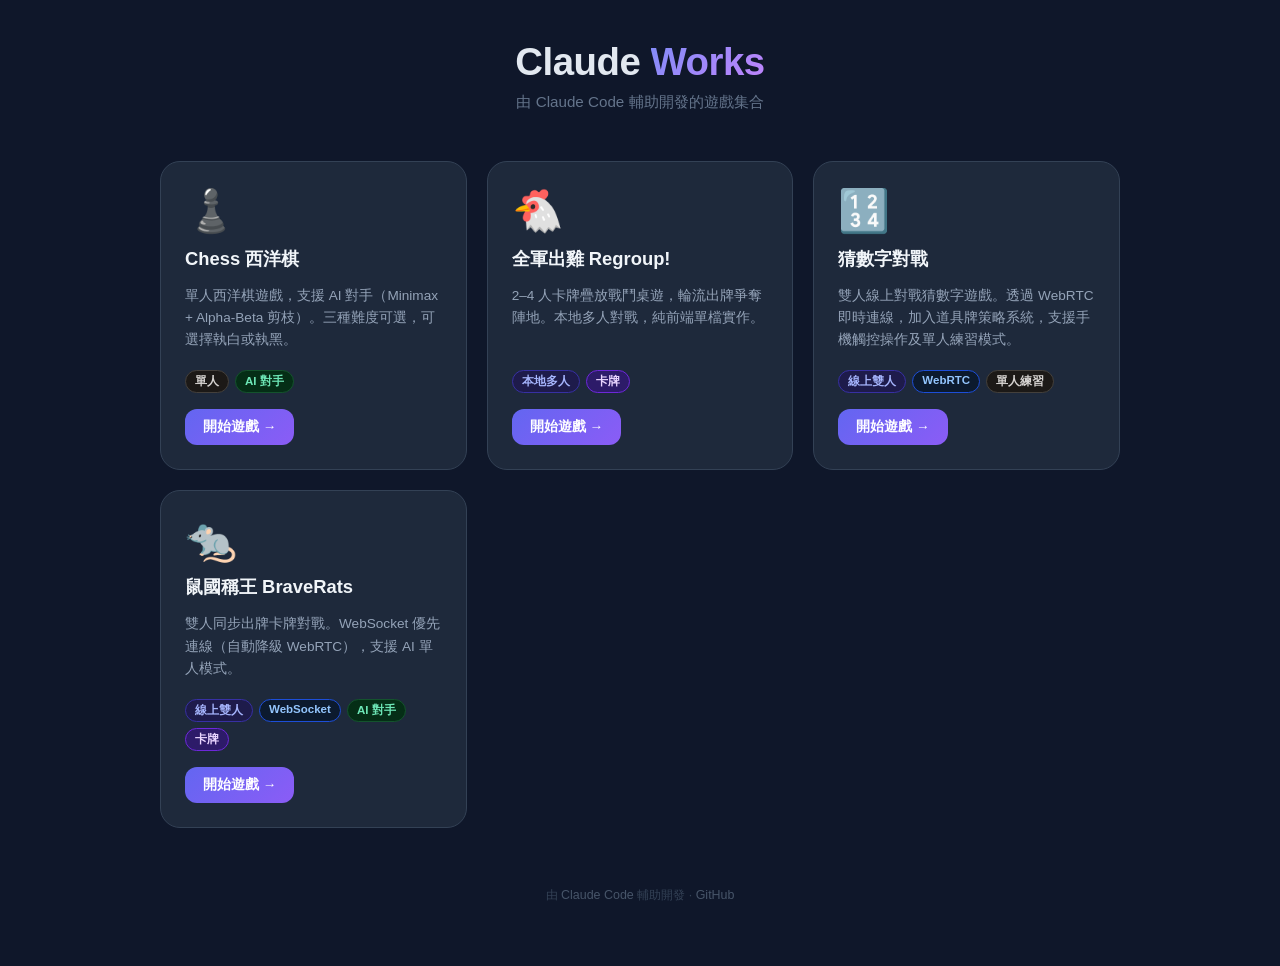
<file: index.htm>
<!DOCTYPE html>
<html lang="zh-Hant">
<head>
<meta charset="UTF-8">
<meta name="viewport" content="width=device-width,initial-scale=1">
<title>Claude Works</title>
<style>
*{box-sizing:border-box;margin:0;padding:0}
body{font-family:-apple-system,BlinkMacSystemFont,'Segoe UI',sans-serif;background:#0f172a;color:#e2e8f0;min-height:100vh;display:flex;flex-direction:column;align-items:center;padding:40px 16px 60px}

.header{text-align:center;margin-bottom:48px}
.header-logo{font-size:2.4rem;font-weight:900;letter-spacing:-.5px;margin-bottom:8px}
.header-logo span{background:linear-gradient(135deg,#818cf8,#c084fc);-webkit-background-clip:text;-webkit-text-fill-color:transparent;background-clip:text}
.header-sub{font-size:.95rem;color:#64748b}

.grid{display:grid;grid-template-columns:repeat(auto-fill,minmax(280px,1fr));gap:20px;width:100%;max-width:960px}

.card{background:#1e293b;border:1px solid #334155;border-radius:20px;padding:28px 24px 24px;display:flex;flex-direction:column;gap:14px;text-decoration:none;color:inherit;transition:.2s;position:relative;overflow:hidden}
.card:hover{border-color:#6366f1;transform:translateY(-3px);box-shadow:0 12px 32px rgba(99,102,241,.18)}
.card::before{content:'';position:absolute;inset:0;background:linear-gradient(135deg,rgba(99,102,241,.06),transparent);opacity:0;transition:.2s}
.card:hover::before{opacity:1}

.card-icon{font-size:2.6rem;line-height:1}
.card-title{font-size:1.15rem;font-weight:800;color:#f1f5f9}
.card-desc{font-size:.85rem;color:#94a3b8;line-height:1.65;flex:1}

.tags{display:flex;flex-wrap:wrap;gap:6px;margin-top:4px}
.tag{font-size:.72rem;font-weight:600;padding:3px 9px;border-radius:20px;background:#0f172a;color:#94a3b8;border:1px solid #334155}
.tag.mp{background:#1e1b4b;color:#a5b4fc;border-color:#3730a3}
.tag.ai{background:#052e16;color:#6ee7b7;border-color:#14532d}
.tag.solo{background:#1c1917;color:#d6d3d1;border-color:#44403c}
.tag.card{background:#2d1b69;color:#e9d5ff;border-color:#6d28d9}
.tag.ws{background:#0c1a2e;color:#93c5fd;border-color:#1d4ed8}

.play-btn{display:inline-flex;align-items:center;gap:6px;background:linear-gradient(135deg,#6366f1,#8b5cf6);color:#fff;font-size:.85rem;font-weight:700;padding:9px 18px;border-radius:12px;align-self:flex-start;margin-top:2px;transition:.15s}
.card:hover .play-btn{gap:10px}

.footer{margin-top:56px;font-size:.78rem;color:#334155;text-align:center;line-height:1.8}
.footer a{color:#475569;text-decoration:none}
.footer a:hover{color:#818cf8}
</style>
</head>
<body>

<header class="header">
  <div class="header-logo">Claude <span>Works</span></div>
  <p class="header-sub">由 Claude Code 輔助開發的遊戲集合</p>
</header>

<div class="grid">

  <a class="card" href="./chess/index.html">
    <div class="card-icon">♟️</div>
    <div class="card-title">Chess 西洋棋</div>
    <div class="card-desc">單人西洋棋遊戲，支援 AI 對手（Minimax + Alpha-Beta 剪枝）。三種難度可選，可選擇執白或執黑。</div>
    <div class="tags">
      <span class="tag solo">單人</span>
      <span class="tag ai">AI 對手</span>
    </div>
    <div class="play-btn">開始遊戲 →</div>
  </a>

  <a class="card" href="./ChickenArmy/index.html">
    <div class="card-icon">🐔</div>
    <div class="card-title">全軍出雞 Regroup!</div>
    <div class="card-desc">2–4 人卡牌疊放戰鬥桌遊，輪流出牌爭奪陣地。本地多人對戰，純前端單檔實作。</div>
    <div class="tags">
      <span class="tag mp">本地多人</span>
      <span class="tag card">卡牌</span>
    </div>
    <div class="play-btn">開始遊戲 →</div>
  </a>

  <a class="card" href="./GuessNumber/index.html">
    <div class="card-icon">🔢</div>
    <div class="card-title">猜數字對戰</div>
    <div class="card-desc">雙人線上對戰猜數字遊戲。透過 WebRTC 即時連線，加入道具牌策略系統，支援手機觸控操作及單人練習模式。</div>
    <div class="tags">
      <span class="tag mp">線上雙人</span>
      <span class="tag ws">WebRTC</span>
      <span class="tag solo">單人練習</span>
    </div>
    <div class="play-btn">開始遊戲 →</div>
  </a>

  <a class="card" href="./BraveRats/index.html">
    <div class="card-icon">🐀</div>
    <div class="card-title">鼠國稱王 BraveRats</div>
    <div class="card-desc">雙人同步出牌卡牌對戰。WebSocket 優先連線（自動降級 WebRTC），支援 AI 單人模式。</div>
    <div class="tags">
      <span class="tag mp">線上雙人</span>
      <span class="tag ws">WebSocket</span>
      <span class="tag ai">AI 對手</span>
      <span class="tag card">卡牌</span>
    </div>
    <div class="play-btn">開始遊戲 →</div>
  </a>

</div>

<footer class="footer">
  由 <a href="https://claude.ai/code" target="_blank">Claude Code</a> 輔助開發 ·
  <a href="https://github.com/guanzhi08/claude-works" target="_blank">GitHub</a>
</footer>

</body>
</html>
</file>
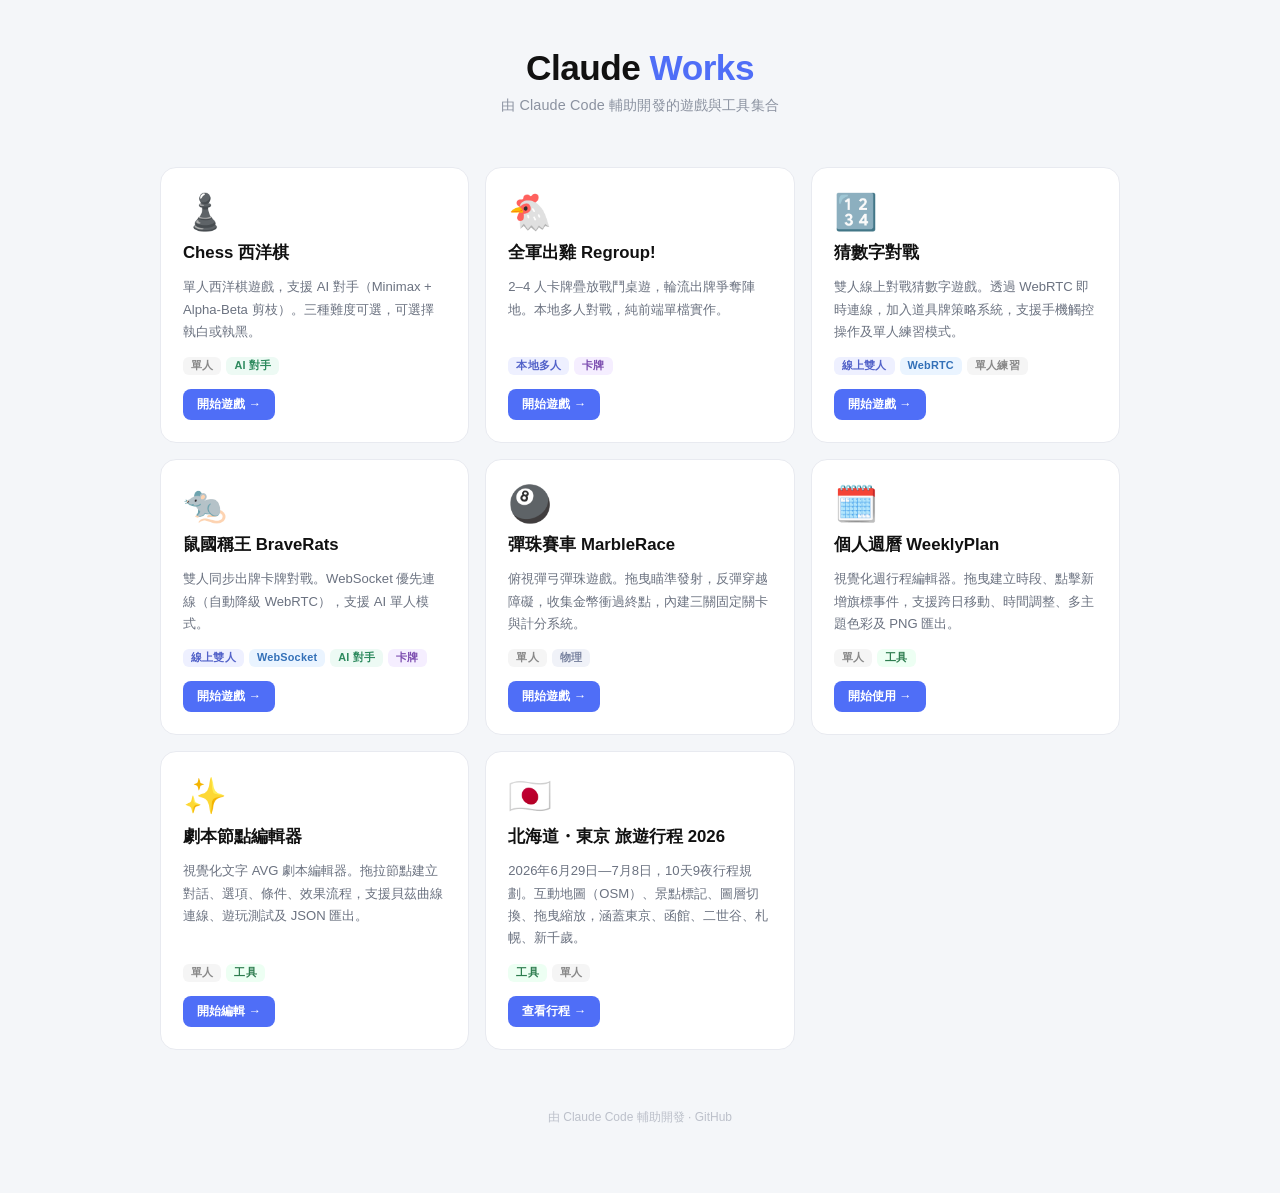
<file: index.html>
<!DOCTYPE html>
<html lang="zh-Hant">
<head>
<meta charset="UTF-8">
<meta name="viewport" content="width=device-width,initial-scale=1">
<title>Claude Works</title>
<style>
*{box-sizing:border-box;margin:0;padding:0}
body{font-family:-apple-system,BlinkMacSystemFont,'Segoe UI',sans-serif;background:#f4f6f9;color:#1a1d23;min-height:100vh;display:flex;flex-direction:column;align-items:center;padding:48px 16px 64px}

.header{text-align:center;margin-bottom:52px}
.header-logo{font-size:2.2rem;font-weight:900;letter-spacing:-.5px;margin-bottom:8px;color:#111}
.header-logo span{color:#4f6ef7}
.header-sub{font-size:.9rem;color:#8b92a0;letter-spacing:.01em}

.grid{display:grid;grid-template-columns:repeat(auto-fill,minmax(280px,1fr));gap:16px;width:100%;max-width:960px}

.card{background:#fff;border:1.5px solid #e8eaf0;border-radius:16px;padding:26px 22px 22px;display:flex;flex-direction:column;gap:12px;text-decoration:none;color:inherit;transition:border-color .15s,box-shadow .15s,transform .15s}
.card:hover{border-color:#c0c8f8;box-shadow:0 4px 20px rgba(79,110,247,.08);transform:translateY(-2px)}

.card-icon{font-size:2.2rem;line-height:1}
.card-title{font-size:1.05rem;font-weight:800;color:#111}
.card-desc{font-size:.82rem;color:#6b7280;line-height:1.7;flex:1}

.tags{display:flex;flex-wrap:wrap;gap:5px;margin-top:2px}
.tag{font-size:.68rem;font-weight:700;padding:2px 8px;border-radius:6px;background:#f0f2f8;color:#7a84a0;border:none;letter-spacing:.02em}
.tag.mp{background:#eef0ff;color:#5262c9}
.tag.ai{background:#edfaf4;color:#2d8a5e}
.tag.solo{background:#f5f5f5;color:#888}
.tag.card{background:#f5eeff;color:#7c4db0}
.tag.ws{background:#eaf4ff;color:#3370b8}
.tag.tool{background:#edfff3;color:#2e7d4f}

.play-btn{display:inline-flex;align-items:center;gap:5px;background:#4f6ef7;color:#fff;font-size:.78rem;font-weight:700;padding:7px 14px;border-radius:8px;align-self:flex-start;margin-top:2px;transition:background .15s,gap .12s}
.card:hover .play-btn{background:#3b5ce4;gap:8px}

.footer{margin-top:56px;font-size:.75rem;color:#bcc0ca;text-align:center;line-height:1.9}
.footer a{color:#bcc0ca;text-decoration:none}
.footer a:hover{color:#4f6ef7}
</style>
</head>
<body>

<header class="header">
  <div class="header-logo">Claude <span>Works</span></div>
  <p class="header-sub">由 Claude Code 輔助開發的遊戲與工具集合</p>
</header>

<div class="grid">

  <a class="card" href="./chess/index.html">
    <div class="card-icon">♟️</div>
    <div class="card-title">Chess 西洋棋</div>
    <div class="card-desc">單人西洋棋遊戲，支援 AI 對手（Minimax + Alpha-Beta 剪枝）。三種難度可選，可選擇執白或執黑。</div>
    <div class="tags">
      <span class="tag solo">單人</span>
      <span class="tag ai">AI 對手</span>
    </div>
    <div class="play-btn">開始遊戲 →</div>
  </a>

  <a class="card" href="./ChickenArmy/index.html">
    <div class="card-icon">🐔</div>
    <div class="card-title">全軍出雞 Regroup!</div>
    <div class="card-desc">2–4 人卡牌疊放戰鬥桌遊，輪流出牌爭奪陣地。本地多人對戰，純前端單檔實作。</div>
    <div class="tags">
      <span class="tag mp">本地多人</span>
      <span class="tag card">卡牌</span>
    </div>
    <div class="play-btn">開始遊戲 →</div>
  </a>

  <a class="card" href="./GuessNumber/index.html">
    <div class="card-icon">🔢</div>
    <div class="card-title">猜數字對戰</div>
    <div class="card-desc">雙人線上對戰猜數字遊戲。透過 WebRTC 即時連線，加入道具牌策略系統，支援手機觸控操作及單人練習模式。</div>
    <div class="tags">
      <span class="tag mp">線上雙人</span>
      <span class="tag ws">WebRTC</span>
      <span class="tag solo">單人練習</span>
    </div>
    <div class="play-btn">開始遊戲 →</div>
  </a>

  <a class="card" href="./BraveRats/index.html">
    <div class="card-icon">🐀</div>
    <div class="card-title">鼠國稱王 BraveRats</div>
    <div class="card-desc">雙人同步出牌卡牌對戰。WebSocket 優先連線（自動降級 WebRTC），支援 AI 單人模式。</div>
    <div class="tags">
      <span class="tag mp">線上雙人</span>
      <span class="tag ws">WebSocket</span>
      <span class="tag ai">AI 對手</span>
      <span class="tag card">卡牌</span>
    </div>
    <div class="play-btn">開始遊戲 →</div>
  </a>

  <a class="card" href="./MarbleRace/index.html">
    <div class="card-icon">🎱</div>
    <div class="card-title">彈珠賽車 MarbleRace</div>
    <div class="card-desc">俯視彈弓彈珠遊戲。拖曳瞄準發射，反彈穿越障礙，收集金幣衝過終點，內建三關固定關卡與計分系統。</div>
    <div class="tags">
      <span class="tag solo">單人</span>
      <span class="tag">物理</span>
    </div>
    <div class="play-btn">開始遊戲 →</div>
  </a>

  <a class="card" href="./WeeklyPlan/index.html">
    <div class="card-icon">🗓️</div>
    <div class="card-title">個人週曆 WeeklyPlan</div>
    <div class="card-desc">視覺化週行程編輯器。拖曳建立時段、點擊新增旗標事件，支援跨日移動、時間調整、多主題色彩及 PNG 匯出。</div>
    <div class="tags">
      <span class="tag solo">單人</span>
      <span class="tag tool">工具</span>
    </div>
    <div class="play-btn">開始使用 →</div>
  </a>

  <a class="card" href="./FriendGame/index.html">
    <div class="card-icon">✨</div>
    <div class="card-title">劇本節點編輯器</div>
    <div class="card-desc">視覺化文字 AVG 劇本編輯器。拖拉節點建立對話、選項、條件、效果流程，支援貝茲曲線連線、遊玩測試及 JSON 匯出。</div>
    <div class="tags">
      <span class="tag solo">單人</span>
      <span class="tag tool">工具</span>
    </div>
    <div class="play-btn">開始編輯 →</div>
  </a>

  <a class="card" href="./JapanTravel2026/index.html">
    <div class="card-icon">🇯🇵</div>
    <div class="card-title">北海道・東京 旅遊行程 2026</div>
    <div class="card-desc">2026年6月29日—7月8日，10天9夜行程規劃。互動地圖（OSM）、景點標記、圖層切換、拖曳縮放，涵蓋東京、函館、二世谷、札幌、新千歲。</div>
    <div class="tags">
      <span class="tag tool">工具</span>
      <span class="tag solo">單人</span>
    </div>
    <div class="play-btn">查看行程 →</div>
  </a>

</div>

<footer class="footer">
  由 <a href="https://claude.ai/code" target="_blank">Claude Code</a> 輔助開發 ·
  <a href="https://github.com/guanzhi08/claude-works" target="_blank">GitHub</a>
</footer>

</body>
</html>
</file>
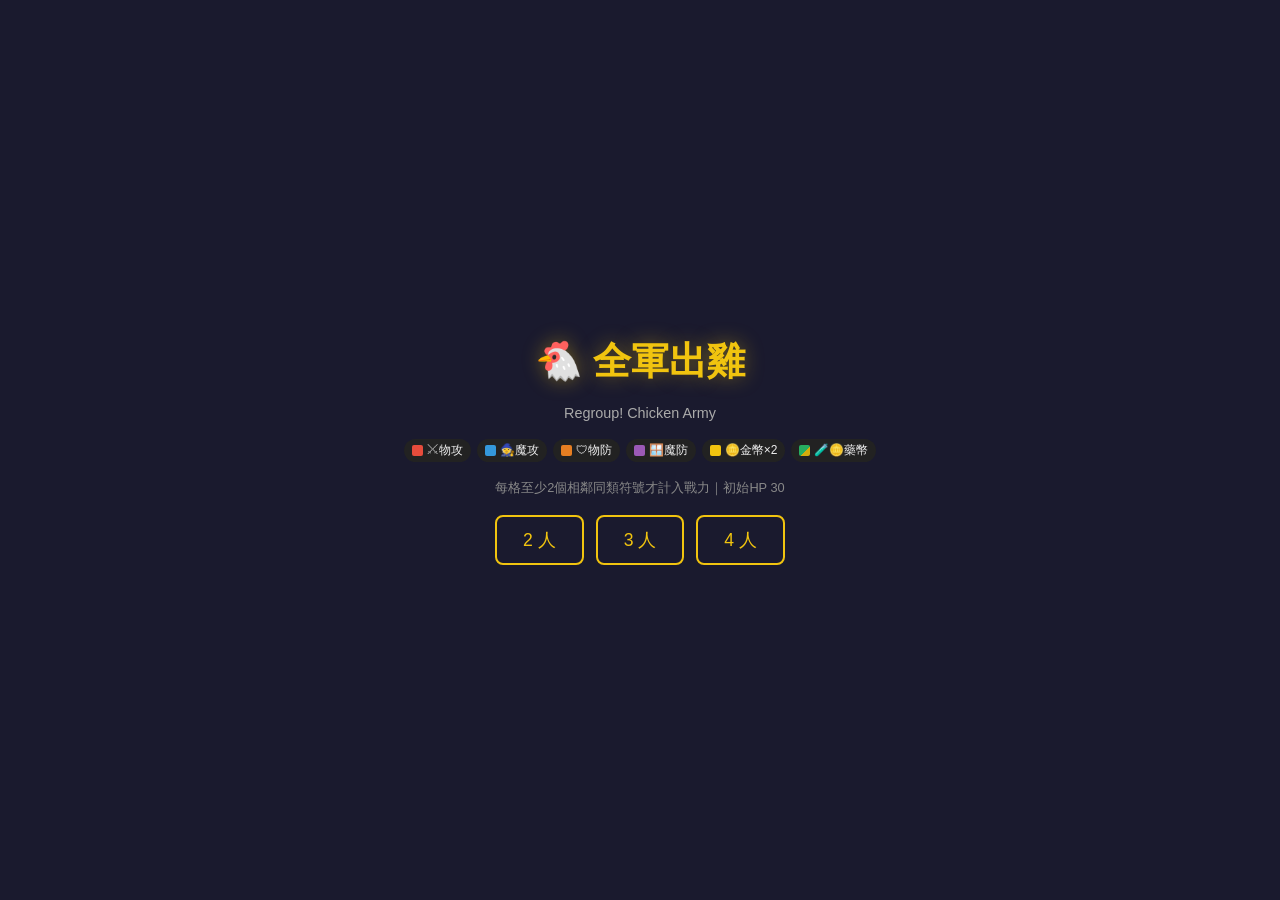
<file: ChickenArmy/index.html>
<!DOCTYPE html>
<html lang="zh-TW">
<head>
<meta charset="UTF-8">
<meta name="viewport" content="width=device-width,initial-scale=1.0,user-scalable=no">
<title>全軍出雞 Regroup! Chicken Army</title>
<style>
:root{
  --PA:#e74c3c;--PA-l:#fadbd8;--MA:#3498db;--MA-l:#d6eaf8;
  --PD:#e67e22;--PD-l:#fdebd0;--MD:#9b59b6;--MD-l:#e8daef;
  --CO:#f1c40f;--PT:#27ae60;--BL:#252540;--bg:#1a1a2e;--panel:#16213e;--text:#eee;--border:#334;
}
*{box-sizing:border-box;margin:0;padding:0}
body{background:var(--bg);color:var(--text);font-family:'Segoe UI',sans-serif;height:100dvh;overflow:hidden}

/* ── TITLE ── */
#title{display:flex;flex-direction:column;align-items:center;justify-content:center;
  min-height:100dvh;gap:18px;text-align:center;padding:20px;overflow-y:auto}
#title h1{font-size:2.4rem;color:#f1c40f;text-shadow:0 0 20px #f1c40f66}
.psel{display:flex;gap:12px;flex-wrap:wrap;justify-content:center}
.pbtn{padding:11px 26px;border:2px solid #f1c40f;background:transparent;color:#f1c40f;
  border-radius:8px;font-size:1.1rem;cursor:pointer;touch-action:manipulation}
.pbtn:active{background:#f1c40f22}
.legend{display:flex;gap:6px;flex-wrap:wrap;justify-content:center;font-size:.75rem}
.li{display:flex;align-items:center;gap:4px;padding:3px 8px;border-radius:12px;background:#222}
#name-entry{display:none;flex-direction:column;align-items:center;gap:8px;margin-top:4px;width:100%;max-width:260px}
#name-entry label{font-size:.75rem;color:#888;align-self:flex-start}
.name-inp{background:#0f3460;border:2px solid #334;border-radius:7px;color:#eee;
  padding:8px 12px;font-size:1rem;width:100%;text-align:center;outline:none;
  transition:border-color .15s;-webkit-appearance:none}
.name-inp:focus{border-color:#f1c40f}
.rename-btn{background:none;border:none;color:#666;cursor:pointer;font-size:.8rem;
  padding:0 3px;line-height:1;vertical-align:middle;touch-action:manipulation}
.rename-btn:hover,.rename-btn:active{color:#f1c40f}

/* ── GAME LAYOUT ── */
#game{display:none;flex-direction:column;height:100dvh;padding:4px;gap:4px;overflow:hidden}

/* top bar */
#topbar{display:flex;align-items:center;justify-content:space-between;background:var(--panel);
  border-radius:8px;padding:5px 12px;border:1px solid var(--border);flex-shrink:0}
#phase{font-size:.9rem;font-weight:bold;color:#f1c40f}
#turnlbl,#decklbl{color:#aaa;font-size:.8rem}

/* ── MAIN TERRITORY (focus player) ── */
#main-player{flex:1;background:var(--panel);border-radius:8px;border:2px solid var(--border);
  padding:6px;display:flex;flex-direction:column;gap:4px;overflow:hidden;transition:border-color .3s}
#main-player.active{border-color:#f1c40f;box-shadow:0 0 10px #f1c40f44}
.mp-head{display:flex;align-items:center;justify-content:space-between;flex-shrink:0}
.mp-name{font-weight:bold;font-size:.95rem}
.cv-inline{font-size:.7rem;font-weight:normal;color:#bbb;margin-left:5px;white-space:nowrap}
.mp-stats{display:flex;gap:8px;font-size:.82rem;flex-shrink:0}
.shp{color:#e74c3c;font-weight:bold}.sco{color:#f1c40f;font-weight:bold}
.hpbar-w{height:4px;background:#333;border-radius:3px;flex-shrink:0}
.hpbar{height:4px;border-radius:3px;transition:width .4s}
.terrlbl{font-size:.68rem;color:#888;flex-shrink:0}
.terr-wrap{overflow:auto;flex:1;-webkit-overflow-scrolling:touch}

/* ── THUMBNAIL STRIP ── */
#thumbs{display:flex;gap:5px;flex-shrink:0;overflow-x:auto;padding:2px 0;
  -webkit-overflow-scrolling:touch}
.thumb{flex-shrink:0;background:var(--panel);border:2px solid var(--border);border-radius:7px;
  padding:4px 6px;cursor:pointer;min-width:90px;transition:border-color .2s;touch-action:manipulation}
.thumb.t-active{border-color:#f1c40f!important}
.thumb.t-focused{border-color:#3498db}
.thumb.t-dead{opacity:.4}
.th-name{font-size:.7rem;font-weight:bold;white-space:nowrap;overflow:hidden;text-overflow:ellipsis}
.th-hp{height:3px;background:#333;border-radius:2px;margin:2px 0}
.th-hpbar{height:3px;border-radius:2px}
.th-cv{font-size:.6rem;color:#999;white-space:nowrap}
.th-mini{display:inline-grid;gap:1px;background:#111;border:1px solid #222;border-radius:3px;margin-top:2px}
.th-tc{display:inline-block;border-radius:1px}

/* ── TERRITORY GRID ── */
.tgrid{display:inline-grid;gap:1px;background:#111;border:1px solid #333;border-radius:4px}
.tc{width:42px;height:42px;display:flex;align-items:center;justify-content:center;
  flex-direction:column;border-radius:2px;font-size:.65rem;position:relative;user-select:none;
  touch-action:manipulation}
.tc-empty{background:#1a1a2e;border:1px dashed #2a2a4a}
.tc-valid{background:#142a14;border:2px dashed #4caf50;cursor:pointer;animation:pulse .9s infinite}
.tc-valid:hover,.tc-valid.drag-over{background:#1e4a1e;border-color:#6fcf70}
.tc-valid-over{cursor:pointer;border:2px solid #4caf50!important;
  box-shadow:inset 0 0 0 2px #4caf5044;animation:pulse .9s infinite}
.tc-valid-over.drag-over{box-shadow:inset 0 0 0 99px #4caf5033,inset 0 0 0 2px #4caf5088!important}
.tc-valid-over::after{content:"＋";position:absolute;top:1px;right:2px;font-size:.55rem;
  color:#4caf50;font-weight:bold;line-height:1}
.tc-pending{outline:3px solid #f1c40f!important;outline-offset:-2px;z-index:1}
@keyframes pulse{0%,100%{opacity:.85}50%{opacity:1}}

/* ── CARD ROW ── */
#rowarea{background:var(--panel);border-radius:8px;padding:5px 8px;
  border:1px solid var(--border);flex-shrink:0}
#rowarea h3{font-size:.7rem;color:#555;text-align:center;margin-bottom:4px}
#rowcards{display:flex;gap:6px;align-items:center;overflow-x:auto;
  padding:0 2px;-webkit-overflow-scrolling:touch}
#rowcards::-webkit-scrollbar{height:3px}
#rowcards::-webkit-scrollbar-thumb{background:#334;border-radius:2px}
.rslot{display:flex;flex-direction:column;align-items:center;gap:2px;flex-shrink:0}
.rslot-lbl{font-size:.65rem}
.lbl-free{color:#27ae60}.lbl-1{color:#f1c40f}.lbl-2{color:#e74c3c}
.deck-pile{width:66px;height:66px;background:#0f3460;border:2px solid #334;border-radius:7px;
  display:flex;align-items:center;justify-content:center;flex-direction:column;
  font-size:.7rem;color:#aaa;cursor:pointer;touch-action:manipulation;transition:all .15s;flex-shrink:0}
.deck-pile:active,.deck-pile:hover{border-color:#f1c40f}
.deck-pile.dsel{border-color:#f1c40f;box-shadow:0 0 10px #f1c40f;background:#163060}
.deck-pile.dempty{cursor:default;opacity:.4}
.sep{color:#333;font-size:.9rem;align-self:center;flex-shrink:0}

/* ── CARDS ── */
.gcard{border-radius:6px;border:2px solid #444;display:grid;grid-template-columns:1fr 1fr;
  grid-template-rows:1fr 1fr;gap:1px;background:#111;overflow:hidden;cursor:pointer;
  transition:transform .15s,box-shadow .15s;position:relative}
.gcard:active:not(.gdis),.gcard:hover:not(.gdis){transform:scale(1.06);box-shadow:0 0 10px #f1c40f88}
.gcard.gsel{border-color:#f1c40f;box-shadow:0 0 12px #f1c40f}
.gcard.gdis{cursor:default;opacity:.45}
.gcard.dragging{opacity:.5}
.ccell{display:flex;align-items:center;justify-content:center;flex-direction:column;font-size:.7rem;gap:1px}
.cPA{background:var(--PA)}.cMA{background:var(--MA)}.cPD{background:var(--PD)}
.cMD{background:var(--MD)}.cCO{background:var(--CO)}.cPOTION{background:var(--PT)}
.cPC{background:linear-gradient(135deg,#27ae60 55%,#d4ac0d 55%)}
.cBL{background:var(--BL)}

/* drag ghost */
#drag-ghost{position:fixed;z-index:500;pointer-events:none;opacity:.85;transform:scale(1.05)}

/* ── ACTION BAR ── */
#actbar{background:var(--panel);border-radius:8px;padding:6px 10px;
  border:1px solid var(--border);display:flex;align-items:center;gap:6px;
  flex-shrink:0;flex-wrap:nowrap;overflow-x:auto}
#actmsg{flex:1;color:#ccc;font-size:.8rem;min-width:0;white-space:nowrap;
  overflow:hidden;text-overflow:ellipsis}
.abtn{padding:7px 12px;border-radius:7px;border:none;cursor:pointer;font-size:.82rem;
  font-weight:bold;transition:all .15s;white-space:nowrap;flex-shrink:0;touch-action:manipulation;
  min-height:36px}
.abtn:disabled{opacity:.3;cursor:default}
.b-rot{background:#3498db;color:#fff;padding:10px 20px;font-size:1.3rem;min-height:48px;min-width:52px}
.b-rot:active:not(:disabled){background:#2471a3}
.b-ok{background:#27ae60;color:#fff;padding:10px 20px;font-size:1.3rem;min-height:48px;min-width:52px}
.b-ok:active:not(:disabled){background:#1e8449}
/* ── LOG ── */
#logwrap{background:var(--panel);border-radius:8px;padding:4px 10px;
  border:1px solid var(--border);max-height:54px;overflow-y:auto;flex-shrink:0}
#logbox{font-size:.68rem;color:#666;line-height:1.5}
#logbox span{display:block}
.ld{color:#e74c3c}.lh{color:#27ae60}.lp{color:#f1c40f;font-weight:bold}.le{color:#e74c3c;font-weight:bold}

/* ── MODAL ── */
#modal{display:none;position:fixed;inset:0;background:#000b;align-items:center;
  justify-content:center;z-index:99}
#modal.show{display:flex}
#mbox{background:var(--panel);border-radius:14px;padding:24px;border:2px solid #f1c40f;
  text-align:center;max-width:340px;width:90%}
#mbox h2{font-size:1.6rem;color:#f1c40f;margin-bottom:8px}
#mbox p{color:#ccc;margin-bottom:16px;white-space:pre-line;font-size:.88rem}
#mbox button{padding:10px 26px;background:#f1c40f;border:none;border-radius:8px;
  font-size:1rem;font-weight:bold;cursor:pointer;color:#1a1a2e}
</style>
</head>
<body>

<!-- TITLE -->
<div id="title">
  <h1>🐔 全軍出雞</h1>
  <p style="color:#aaa;font-size:.9rem">Regroup! Chicken Army</p>
  <div class="legend">
    <div class="li"><span style="display:inline-block;width:11px;height:11px;background:var(--PA);border-radius:2px"></span>⚔物攻</div>
    <div class="li"><span style="display:inline-block;width:11px;height:11px;background:var(--MA);border-radius:2px"></span>🧙魔攻</div>
    <div class="li"><span style="display:inline-block;width:11px;height:11px;background:var(--PD);border-radius:2px"></span>🛡物防</div>
    <div class="li"><span style="display:inline-block;width:11px;height:11px;background:var(--MD);border-radius:2px"></span>🪟魔防</div>
    <div class="li"><span style="display:inline-block;width:11px;height:11px;background:var(--CO);border-radius:2px"></span>🪙金幣×2</div>
    <div class="li"><span style="display:inline-block;width:11px;height:11px;background:linear-gradient(135deg,#27ae60 55%,#d4ac0d 55%);border-radius:2px"></span>🧪🪙藥幣</div>
  </div>
  <p style="color:#888;font-size:.8rem">每格至少2個相鄰同類符號才計入戰力｜初始HP 30</p>
  <div class="psel">
    <button class="pbtn" onclick="selectCount(2)">2 人</button>
    <button class="pbtn" onclick="selectCount(3)">3 人</button>
    <button class="pbtn" onclick="selectCount(4)">4 人</button>
  </div>
  <div id="name-entry"></div>
</div>

<!-- GAME -->
<div id="game">
  <div id="topbar">
    <div id="phase">▶ 部屬</div>
    <div id="turnlbl">輪到：-</div>
    <div id="decklbl">牌堆：56</div>
  </div>

  <!-- focus player territory -->
  <div id="main-player">
    <div class="mp-head">
      <div class="mp-name" id="mp-name">-</div>
      <div class="mp-stats">
        <span class="shp" id="mp-hp">❤30</span>
        <span class="sco" id="mp-coins">🪙×0</span>
      </div>
    </div>
    <div class="hpbar-w"><div class="hpbar" id="mp-hpbar" style="width:100%;background:#27ae60"></div></div>
    <div class="terrlbl" id="mp-lbl">-</div>
    <div class="terr-wrap" id="mp-terr"></div>
  </div>

  <!-- thumbnail strip -->
  <div id="thumbs"></div>

  <!-- card row -->
  <div id="rowarea">
    <h3>— 中央牌列 —</h3>
    <div id="rowcards"></div>
  </div>

  <!-- action bar: rotate(left) + msg + place -->
  <div id="actbar">
    <button class="abtn b-rot" id="brot" onclick="doRotate()" disabled>↻</button>
    <div id="actmsg">請選牌</div>
    <button class="abtn b-ok"  id="bok"  onclick="doConfirm()" disabled>✓</button>
  </div>
  <div id="logwrap"><div id="logbox"></div></div>
</div>

<!-- MODAL -->
<div id="modal"><div id="mbox">
  <h2 id="mtitle">遊戲結束</h2>
  <p id="mbody"></p>
  <button id="mbtn">確認</button>
</div></div>

<!-- drag ghost placeholder -->
<div id="drag-ghost" style="display:none"></div>

<script>
// ══════════════════════════════════════════
// CUSTOM ICON SUPPORT
// PNG files in same folder: PA.png MA.png PD.png MD.png CO.png PC.png BL.png
// ══════════════════════════════════════════
const CUSTOM_ICONS = {};
const ICON_TYPES = ['PA','MA','PD','MD','CO','PC','BL'];
function loadCustomIcons() {
  ICON_TYPES.forEach(t => {
    const img = new Image();
    img.onload = () => { CUSTOM_ICONS[t] = img.src; };
    img.src = `${t}.png`;
  });
}
loadCustomIcons();

// ══════════════════════════════════════════
// 56 CARD DEFINITIONS
// Rules: each card's 4 cells use distinct types
// Types: PA MA PD MD CO(×2) PC(藥幣，×1)
// CO cells: exactly 5 in deck, all count:2
// PC   cells: exactly 5 in deck, all count:1
// ══════════════════════════════════════════
const CARDS = [
  [['MA',1],['PC',1],['BL',1],['MA',2]], // 1
  [['MA',1],['PC',1],['MD',1],['PA',1]], // 2
  [['BL',1],['PA',2],['MA',2],['MD',1]], // 3
  [['PC',1],['MD',1],['PA',1],['MA',1]], // 4
  [['PA',1],['MA',1],['PC',1],['MD',1]], // 5
  [['MD',1],['MA',1],['PD',1],['PC',1]], // 6
  [['MA',1],['MD',2],['PD',1],['PA',1]], // 7
  [['MA',1],['PA',2],['PD',1],['MD',1]], // 8
  [['PD',1],['PA',1],['PA',2],['MA',1]], // 9
  [['BL',1],['MA',2],['PA',1],['PD',2]], // 10
  [['PD',2],['MA',1],['PA',2],['BL',1]], // 11
  [['PA',2],['PD',1],['MD',1],['MA',1]], // 12
  [['MA',1],['PA',1],['PD',2],['MD',1]], // 13
  [['PA',1],['PD',2],['BL',1],['MA',2]], // 14
  [['MA',1],['PA',1],['MD',1],['MA',2]], // 15
  [['MD',2],['MA',1],['PA',1],['PD',1]], // 16
  [['MA',1],['PC',1],['MD',1],['PA',1]], // 17
  [['BL',1],['MA',1],['PA',2],['PD',2]], // 18
  [['MA',2],['PD',1],['BL',1],['PA',2]], // 19
  [['PA',2],['MA',1],['MA',1],['PA',1]], // 20
  [['PD',2],['BL',1],['PA',1],['MA',2]], // 21
  [['BL',1],['MD',2],['MA',1],['PA',2]], // 22
  [['MD',2],['MA',1],['PA',2],['BL',1]], // 23
  [['PA',1],['CO',2],['PD',1],['MD',1]], // 24
  [['MD',1],['MA',2],['PD',1],['PA',1]], // 25
  [['PA',2],['BL',1],['PC',1],['PA',1]], // 26
  [['PD',1],['PA',1],['CO',2],['MA',1]], // 27
  [['MA',1],['PD',1],['PA',1],['CO',2]], // 28
  [['MD',1],['BL',1],['PA',2],['MA',2]], // 29
  [['MA',2],['MD',2],['BL',1],['PA',1]], // 30
  [['MD',2],['BL',1],['PA',2],['MA',1]], // 31
  [['MA',2],['PA',1],['MD',1],['MA',1]], // 32
  [['PA',2],['BL',1],['MA',2],['PD',1]], // 33
  [['PA',1],['MA',1],['MD',1],['PD',2]], // 34
  [['PA',1],['MA',1],['MD',2],['PD',1]], // 35
  [['MA',1],['PD',1],['PA',1],['MD',1]], // 36
  [['BL',1],['PA',2],['MA',1],['MD',2]], // 37
  [['PD',2],['BL',1],['MA',2],['PA',1]], // 38
  [['MD',1],['CO',2],['PA',1],['MA',1]], // 39
  [['PD',2],['PA',1],['MA',1],['MD',1]], // 40
  [['PD',1],['MD',1],['MA',1],['PA',2]], // 41
  [['PC',1],['MD',1],['MA',1],['PD',1]], // 42
  [['MA',1],['PA',1],['PD',1],['PC',1]], // 43
];
// trim to exactly 43
while(CARDS.length>43) CARDS.pop();
while(CARDS.length<43) CARDS.push([['PA',1],['MA',1],['PD',1],['MD',1]]);
console.assert(CARDS.length===43,'Card count should be 43');


const ICONS  = {PA:'⚔',MA:'🧙',PD:'🛡',MD:'🪟',CO:'🪙',POTION:'🧪',PC:'🧪',BL:''};
const COLORS  = {PA:'#e74c3c',MA:'#3498db',PD:'#e67e22',MD:'#9b59b6',
                 CO:'#f1c40f',POTION:'#27ae60',
                 PC:'linear-gradient(135deg,#27ae60 55%,#d4ac0d 55%)',
                 BL:'#252540'};
const PCOLORS = ['#e74c3c','#3498db','#27ae60','#9b59b6'];
const PNAMES  = ['玩家1','玩家2','玩家3','玩家4'];

// ══════════════════════════════════════════
// STATE
// ══════════════════════════════════════════
let G;

function newGame(n, names=PNAMES) {
  const deck = shuffle([...Array(43).keys()]);
  const row  = [deck.pop(), deck.pop(), deck.pop()];
  const players = Array.from({length:n},(_,i)=>({
    id:i, name:(names[i]||PNAMES[i]).trim()||PNAMES[i], color:PCOLORS[i],
    hp:30, coins:0, eliminated:false,
    territory: new Map([
      ['0,0',{type:'PA',count:1}],['1,0',{type:'MA',count:1}],
      ['0,1',{type:'PD',count:1}],['1,1',{type:'MD',count:1}],
    ]),
  }));
  G = {
    n, players, deck, row,
    phase:'deploy', roundNum:1,
    firstPlayer:0, deployIdx:0, currentPlayer:0,
    focusPlayer:0,
    selRowIdx:null, selCardId:null, selRot:0,
    selFromDeck:false, pendingPos:null,
  };
}

// ══════════════════════════════════════════
// UTILS
// ══════════════════════════════════════════
function shuffle(a){
  for(let i=a.length-1;i>0;i--){const j=Math.floor(Math.random()*(i+1));[a[i],a[j]]=[a[j],a[i]]}
  return a;
}
function rotCells(cells,r){
  if(r===0)return cells;
  if(r===1)return[cells[2],cells[0],cells[3],cells[1]];
  if(r===2)return[cells[3],cells[2],cells[1],cells[0]];
  return[cells[1],cells[3],cells[0],cells[2]];
}
function cardPos(gx,gy){return[[gx,gy],[gx+1,gy],[gx,gy+1],[gx+1,gy+1]];}
function rowCost(idx){return[2,1,0][idx]??0;}

// ── Territory helpers ──
function terrBounds(terr){
  let minX=Infinity,maxX=-Infinity,minY=Infinity,maxY=-Infinity;
  for(const k of terr.keys()){
    const[x,y]=k.split(',').map(Number);
    if(x<minX)minX=x;if(x>maxX)maxX=x;if(y<minY)minY=y;if(y>maxY)maxY=y;
  }
  return{minX,maxX,minY,maxY};
}
function validTL(terr){
  const{minX,maxX,minY,maxY}=terrBounds(terr);
  const result=new Set();
  for(let gy=minY-1;gy<=maxY+1;gy++){
    for(let gx=minX-1;gx<=maxX+1;gx++){
      const overlaps=cardPos(gx,gy).filter(([x,y])=>terr.has(`${x},${y}`)).length;
      if(overlaps>=1)result.add(`${gx},${gy}`);
    }
  }
  return result;
}
function placeCard(terr,gx,gy,cardDef,rot){
  const cells=rotCells(cardDef,rot);
  cardPos(gx,gy).forEach(([x,y],i)=>{terr.set(`${x},${y}`,{type:cells[i][0],count:cells[i][1]});});
}
function calcCV(terr){
  const res={PA:0,MA:0,PD:0,MD:0};
  for(const t of['PA','MA','PD','MD']){
    const tCells=new Map();
    for(const[k,v]of terr)if(v.type===t)tCells.set(k,v.count);
    const visited=new Set();
    for(const start of tCells.keys()){
      if(visited.has(start))continue;
      const comp=[],q=[start];visited.add(start);
      while(q.length){
        const cur=q.shift();comp.push(cur);
        const[cx,cy]=cur.split(',').map(Number);
        for(const[dx,dy]of[[1,0],[-1,0],[0,1],[0,-1]]){
          const nk=`${cx+dx},${cy+dy}`;
          if(!visited.has(nk)&&tCells.has(nk)){visited.add(nk);q.push(nk);}
        }
      }
      if(comp.length>=2)comp.forEach(k=>{res[t]+=tCells.get(k);});
    }
  }
  return res;
}
function countRes(terr){
  let coins=0,potions=0;
  for(const v of terr.values()){
    if(v.type==='CO')  {coins+=v.count;}          // CO×2 = 2幣
    if(v.type==='POTION'){potions+=v.count;}
    if(v.type==='PC')    {coins+=1;potions+=1;}     // 藥幣：1藥+1幣
  }
  return{coins,potions};
}
function terrCoins(terr){return countRes(terr).coins;}

// ── Row management ──
function takeFromRow(idx){
  if(G.deck.length>0){G.row.splice(idx,1);G.row.unshift(G.deck.pop());}
  else{G.row[idx]=null;}
}

// ══════════════════════════════════════════
// PHASE CONTROLLERS
// ══════════════════════════════════════════
function activePlayers(){return G.players.filter(p=>!p.eliminated);}

function resetSelection(){
  G.selRowIdx=null;G.selCardId=null;G.selRot=0;
  G.selFromDeck=false;G.pendingPos=null;
}

function nextDeployPlayer(){
  G.deployIdx++;
  const active=activePlayers();
  if(G.deployIdx>=active.length){G.deployIdx=0;runCombat();return;}
  const ordered=[];
  for(let i=0;i<G.n;i++){
    const pi=(G.firstPlayer+i)%G.n;
    if(!G.players[pi].eliminated)ordered.push(pi);
  }
  G.currentPlayer=ordered[G.deployIdx];
  G.focusPlayer=G.currentPlayer;
  resetSelection();
  render();
}

function runCombat(){
  G.phase='combat';
  addLog('═══ ⚔ 戰鬥 ═══','lp');
  const cvs=G.players.map(p=>p.eliminated?null:calcCV(p.territory));
  const dmg=Array(G.n).fill(0);
  for(let a=0;a<G.n;a++){
    if(G.players[a].eliminated)continue;
    for(let d=0;d<G.n;d++){
      if(d===a||G.players[d].eliminated)continue;
      const ph=Math.max(0,cvs[a].PA-cvs[d].PD);
      const mg=Math.max(0,cvs[a].MA-cvs[d].MD);
      const tot=ph+mg;
      if(tot>0||cvs[a].PA>0||cvs[a].MA>0){
        const phStr=`⚔${cvs[a].PA}-🛡${cvs[d].PD}=${ph>0?'-'+ph:'0'}`;
        const mgStr=`${ICONS.MA}${cvs[a].MA}-${ICONS.MD}${cvs[d].MD}=${mg>0?'-'+mg:'0'}`;
        addLog(`${G.players[a].name}→${G.players[d].name}: ${phStr} ${mgStr}${tot>0?' ('+tot+'傷)':''}`, tot>0?'ld':'');
      }
      dmg[d]+=tot;
    }
  }

  // 1. 扣血
  G.players.forEach((p,i)=>{if(!p.eliminated)p.hp=Math.max(0,p.hp-dmg[i]);});

  // 2. 先淘汰 HP≤0 的玩家（藥水不能救）
  const deadLines=[];
  G.players.forEach(p=>{
    if(!p.eliminated&&p.hp<=0){
      p.eliminated=true;
      addLog(`💀 ${p.name} 淘汰`,'le');
      deadLines.push(`💀 ${p.name} 淘汰`);
    }
  });

  // 3. 存活者回血
  const healLines=[];
  G.players.forEach(p=>{
    if(p.eliminated)return;
    const{potions}=countRes(p.territory);
    if(potions>0){
      p.hp=Math.min(30,p.hp+potions);
      addLog(`${p.name} 🧪+${potions}HP→${p.hp}`,'lh');
      healLines.push(`${p.name} 🧪+${potions}HP → ❤${p.hp}`);
    }
  });

  render();

  // 組合 Modal 內容
  const dmgLines=G.players
    .map((p,i)=>(!p.eliminated||deadLines.some(l=>l.includes(p.name)))&&dmg[i]>0
      ?`${p.name}  -${dmg[i]}HP`:null)
    .filter(Boolean);
  const parts=[];
  if(dmgLines.length) parts.push(dmgLines.join('\n'));
  if(healLines.length) parts.push(healLines.join('\n'));
  if(deadLines.length) parts.push(deadLines.join('\n'));
  if(!parts.length) parts.push('本回合無傷害');

  const alive=activePlayers();
  showModal('⚔ 戰鬥結算',parts.join('\n\n'),alive.length<=1?'查看結果':'確認，開始下回合',()=>{
    hideModal();
    if(alive.length<=1){endGame(alive[0]||null);return;}
    if(G.deck.length===0&&G.row.filter(x=>x!=null).length===0){endByScore();return;}
    startNextRound();
  });
}

function startNextRound(){
  G.roundNum++;G.phase='deploy';G.deployIdx=0;
  G.firstPlayer=0;
  let fp=0;
  while(G.players[fp].eliminated)fp=(fp+1)%G.n;
  G.currentPlayer=fp;G.focusPlayer=fp;
  resetSelection();
  addLog(`══ 第${G.roundNum}回合 ══`,'lp');
  render();
}

function showModal(title,body,btnText,btnAction){
  document.getElementById('mtitle').textContent=title;
  document.getElementById('mbody').textContent=body;
  const btn=document.getElementById('mbtn');
  btn.textContent=btnText;
  btn.onclick=btnAction;
  document.getElementById('modal').classList.add('show');
}
function hideModal(){
  document.getElementById('modal').classList.remove('show');
}
function endGame(winner){
  render();
  showModal(
    winner?`🏆 ${winner.name} 獲勝！`:'🏆 遊戲結束',
    winner?`以 ${winner.hp} HP 存活！`:'所有玩家同時淘汰！',
    '再玩一次',()=>location.reload()
  );
}
function endByScore(){
  render();
  const alive=activePlayers().sort((a,b)=>b.hp-a.hp);
  showModal(
    '🏆 牌堆耗盡',
    `${alive[0].name} 以最高 ${alive[0].hp} HP 獲勝！\n`+alive.map(p=>`${p.name}:${p.hp}HP`).join(' | '),
    '再玩一次',()=>location.reload()
  );
}

// ══════════════════════════════════════════
// USER ACTIONS
// ══════════════════════════════════════════
function selectCard(rowIdx){
  if(G.phase!=='deploy')return;
  if(G.selFromDeck)return;
  const cp=G.players[G.currentPlayer];
  const cost=rowCost(rowIdx);
  const coins=terrCoins(cp.territory);
  if(coins<cost){addLog(`陣地金幣格不足（需${cost}個，現有${coins}個）`,'ld');return;}
  G.selRowIdx=rowIdx;G.selCardId=G.row[rowIdx];
  G.selRot=0;G.selFromDeck=false;G.pendingPos=null;
  G.focusPlayer=G.currentPlayer;
  render();
}

function selectDeckTop(){
  if(G.phase!=='deploy')return;
  if(G.deck.length===0)return;
  G.selFromDeck=true;G.selRowIdx=null;
  G.selCardId=G.deck[G.deck.length-1];
  G.selRot=0;G.pendingPos=null;
  G.focusPlayer=G.currentPlayer;
  render();
}

function doRotate(){
  if(G.selCardId===null)return;
  G.selRot=(G.selRot+1)%4;
  render();
}

function doConfirm(){
  if(G.selCardId===null||!G.pendingPos)return;
  const cp=G.players[G.currentPlayer];
  const[gx,gy]=G.pendingPos;
  placeCard(cp.territory,gx,gy,CARDS[G.selCardId],G.selRot);
  if(G.selFromDeck){
    G.deck.pop();
    addLog(`${cp.name} 抽牌堆頂，放牌(${gx},${gy})`);
  }else{
    const cost=rowCost(G.selRowIdx);
    takeFromRow(G.selRowIdx);
    addLog(`${cp.name} 取${cost>0?cost+'🪙':'免費'}牌，放(${gx},${gy})`);
  }
  resetSelection();
  nextDeployPlayer();
}

function doSkip(){
  addLog(`${G.players[G.currentPlayer].name} 跳過`);
  resetSelection();
  nextDeployPlayer();
}

function setFocus(pi){
  G.focusPlayer=pi;
  renderFocusPlayer();
  renderThumbs();
}

// ══════════════════════════════════════════
// TERRITORY CLICK
// ══════════════════════════════════════════
function terrClick(pi,gx,gy){
  if(pi!==G.currentPlayer||G.selCardId===null)return;
  G.pendingPos=[gx,gy];
  renderFocusPlayer();
  renderActBar();
}

// ══════════════════════════════════════════
// RENDERING
// ══════════════════════════════════════════
function render(){
  renderFocusPlayer();
  renderThumbs();
  renderRow();
  renderActBar();
}

// icon helper: custom PNG (fills cell) or emoji (centered)
function iconHTML(type, sz){
  if(CUSTOM_ICONS[type])
    return `<img src="${CUSTOM_ICONS[type]}" style="width:${sz}px;height:${sz}px;object-fit:cover;display:block">`;
  return `<span style="font-size:${Math.round(sz*.75)}px;line-height:1">${ICONS[type]}</span>`;
}

function cellSVG(type,count,sz=38){
  // BL 空白：自訂圖優先，否則暗色空格
  if(type==='BL'){
    if(CUSTOM_ICONS['BL']){
      return `<div style="background:#252540;width:${sz}px;height:${sz}px;border-radius:3px;
        position:relative;overflow:hidden">
        <img src="${CUSTOM_ICONS['BL']}" style="position:absolute;inset:0;width:100%;height:100%;object-fit:cover">
      </div>`;
    }
    return `<div style="background:#252540;width:${sz}px;height:${sz}px;border-radius:3px;
      display:flex;align-items:center;justify-content:center">
      <span style="font-size:${Math.round(sz*.35)}px;opacity:.25;line-height:1">　</span>
    </div>`;
  }
  // PC 藥幣：特殊對角漸層 + 雙圖示（不用自訂圖，直接雙格）
  if(type==='PC'){
    if(CUSTOM_ICONS['PC']){
      return `<div style="background:linear-gradient(135deg,#27ae60 55%,#d4ac0d 55%);
        width:${sz}px;height:${sz}px;border-radius:3px;position:relative;overflow:hidden">
        <img src="${CUSTOM_ICONS['PC']}" style="position:absolute;inset:0;width:100%;height:100%;object-fit:cover">
      </div>`;
    }
    const hs=Math.round(sz*.34);
    return `<div style="background:linear-gradient(135deg,#27ae60 55%,#d4ac0d 55%);
      width:${sz}px;height:${sz}px;border-radius:3px;
      display:flex;align-items:center;justify-content:center;gap:1px">
      <span style="font-size:${hs}px;line-height:1">🧪</span>
      <span style="font-size:${hs}px;line-height:1">🪙</span>
    </div>`;
  }
  if(CUSTOM_ICONS[type]){
    // 自訂圖示：整格滿版，數字 badge 疊在右下角
    return `<div style="background:${COLORS[type]};width:${sz}px;height:${sz}px;border-radius:3px;
      position:relative;overflow:hidden">
      <img src="${CUSTOM_ICONS[type]}" style="position:absolute;inset:0;width:100%;height:100%;object-fit:cover">
      ${count>1?`<span style="position:absolute;bottom:1px;right:2px;font-size:${Math.round(sz*.3)}px;
        color:#fff;font-weight:bold;text-shadow:0 1px 3px #0009;line-height:1">×${count}</span>`:''}
    </div>`;
  }
  // 預設 emoji 模式
  const iconSz=Math.round(sz*.42);
  return `<div style="background:${COLORS[type]};width:${sz}px;height:${sz}px;border-radius:3px;
    display:flex;align-items:center;justify-content:center;flex-direction:column">
    <span style="font-size:${iconSz}px;line-height:1">${ICONS[type]}</span>
    ${count>1?`<span style="font-size:${Math.round(sz*.24)}px;color:#fff;margin-top:1px">×${count}</span>`:''}
  </div>`;
}

function cardHTML(def,rot,sz=72,extra=''){
  const cells=rotCells(def,rot);
  const cs=Math.floor(sz/2)-2;
  return `<div class="gcard ${extra}" style="width:${sz}px;height:${sz}px">
    ${cells.map(([t,c])=>`<div class="ccell c${t}">${cellSVG(t,c,cs)}</div>`).join('')}
  </div>`;
}

// ── Focus Player Panel ──
function renderFocusPlayer(){
  const pi=G.focusPlayer;
  const p=G.players[pi];
  const cv=calcCV(p.territory);
  const res=countRes(p.territory);
  const isAct=G.phase==='deploy'&&pi===G.currentPlayer&&!p.eliminated;
  const hpPct=Math.max(0,p.hp/30*100);
  const hpC=p.hp>20?'#27ae60':p.hp>10?'#f1c40f':'#e74c3c';

  const panel=document.getElementById('main-player');
  panel.className=isAct?'active':'';

  document.getElementById('mp-name').innerHTML=
    `<span style="color:${p.color}">● ${p.name}${p.eliminated?' ✕':''}</span>`+
    `<button class="rename-btn" onclick="renamePlayer(${pi})" title="修改名稱">✏️</button>`+
    `<span class="cv-inline"> ⚔${cv.PA} ${ICONS.MA}${cv.MA} 🛡${cv.PD} ${ICONS.MD}${cv.MD} 🧪${res.potions}</span>`;
  document.getElementById('mp-hp').textContent=`❤${p.hp}`;
  document.getElementById('mp-coins').textContent=`🪙×${res.coins}`;
  document.getElementById('mp-hpbar').style.cssText=`width:${hpPct}%;background:${hpC}`;
  document.getElementById('mp-lbl').textContent=`陣地${p.territory.size}格`;
  document.getElementById('mp-terr').innerHTML=renderTerr(p,pi);
}

function renderTerr(player,pi){
  const terr=player.territory;
  const{minX,maxX,minY,maxY}=terrBounds(terr);
  let validSet=new Set();
  const isActiveDeploy=G.phase==='deploy'&&pi===G.currentPlayer&&G.selCardId!==null&&!player.eliminated;
  if(isActiveDeploy)validSet=validTL(terr);

  // pending preview: cells covered by card at pendingPos
  const pendingSet=new Set();
  if(G.pendingPos&&pi===G.currentPlayer){
    cardPos(G.pendingPos[0],G.pendingPos[1]).forEach(([x,y])=>pendingSet.add(`${x},${y}`));
  }
  const pendingCells=G.pendingPos?rotCells(CARDS[G.selCardId],G.selRot):null;

  let vminX=minX,vmaxX=maxX,vminY=minY,vmaxY=maxY;
  for(const k of validSet){
    const[x,y]=k.split(',').map(Number);
    if(x<vminX)vminX=x;if(x+1>vmaxX)vmaxX=x+1;
    if(y<vminY)vminY=y;if(y+1>vmaxY)vmaxY=y+1;
  }
  if(G.pendingPos&&pi===G.currentPlayer){
    const[px,py]=G.pendingPos;
    if(px<vminX)vminX=px;if(px+1>vmaxX)vmaxX=px+1;
    if(py<vminY)vminY=py;if(py+1>vmaxY)vmaxY=py+1;
  }
  const cols=vmaxX-vminX+1;

  let html='';
  for(let y=vminY;y<=vmaxY;y++){
    for(let x=vminX;x<=vmaxX;x++){
      const k=`${x},${y}`;
      const cell=terr.get(k);
      const isValidTL=validSet.has(k);
      const isPending=pendingSet.has(k);

      // determine pending preview cell content
      let pendingOverlay='';
      if(isPending&&pendingCells){
        const pos=cardPos(G.pendingPos[0],G.pendingPos[1]);
        const idx=pos.findIndex(([px,py])=>px===x&&py===y);
        if(idx>=0){
          const[t,c]=pendingCells[idx];
          pendingOverlay=`style="background:${COLORS[t]};opacity:.85"`;
        }
      }

      const pendingClass=isPending?' tc-pending':'';
      const dragAttrs='';

      if(isValidTL&&cell&&!isPending){
        html+=`<div class="tc tc-valid-over"
          data-pi="${pi}" data-x="${x}" data-y="${y}"
          onclick="terrClick(${pi},${x},${y})"
          ${dragAttrs}>${cellSVG(cell.type,cell.count,40)}</div>`;
      }else if(isValidTL&&!cell&&!isPending){
        html+=`<div class="tc tc-valid"
          data-pi="${pi}" data-x="${x}" data-y="${y}"
          onclick="terrClick(${pi},${x},${y})"
          ${dragAttrs}>＋</div>`;
      }else if(isPending&&pendingCells){
        const pos=cardPos(G.pendingPos[0],G.pendingPos[1]);
        const idx=pos.findIndex(([px,py])=>px===x&&py===y);
        const[t,c]=pendingCells[idx>=0?idx:0];
        html+=`<div class="tc tc-pending"
          data-pi="${pi}" data-x="${x}" data-y="${y}"
          onclick="terrClick(${pi},${x},${y})"
          title="預覽位置">${cellSVG(t,c,40)}</div>`;
      }else if(cell){
        html+=`<div class="tc"
          data-x="${x}" data-y="${y}">${cellSVG(cell.type,cell.count,40)}</div>`;
      }else{
        html+=`<div class="tc tc-empty" data-x="${x}" data-y="${y}"></div>`;
      }
    }
  }
  return`<div class="tgrid" style="grid-template-columns:repeat(${cols},42px)">${html}</div>`;
}

// ── Thumbnail Strip ──
function renderThumbs(){
  const area=document.getElementById('thumbs');
  area.innerHTML=G.players.map((p,i)=>{
    const cv=calcCV(p.territory);
    const res=countRes(p.territory);
    const hpPct=Math.max(0,p.hp/30*100);
    const hpC=p.hp>20?'#27ae60':p.hp>10?'#f1c40f':'#e74c3c';
    const isCur=G.phase==='deploy'&&i===G.currentPlayer&&!p.eliminated;
    const isFoc=i===G.focusPlayer;
    const cls=`thumb${isCur?' t-active':''}${isFoc?' t-focused':''}${p.eliminated?' t-dead':''}`;
    const mini=renderMini(p.territory);
    return `<div class="${cls}" onclick="setFocus(${i})" style="border-color:${isCur?'#f1c40f':isFoc?'#3498db':p.color}">
      <div class="th-name" style="color:${p.color}">● ${p.name}${p.eliminated?' ✕':''}</div>
      <div class="th-hp"><div class="th-hpbar" style="width:${hpPct}%;background:${hpC}"></div></div>
      <div class="th-cv">⚔${cv.PA} ${ICONS.MA}${cv.MA} 🛡${cv.PD} ${ICONS.MD}${cv.MD} 🧪${res.potions} ❤${p.hp}</div>
      ${mini}
    </div>`;
  }).join('');
}

function renderMini(terr){
  const{minX,maxX,minY,maxY}=terrBounds(terr);
  const cols=maxX-minX+1;
  const sz=8;
  let html='';
  for(let y=minY;y<=maxY;y++)
    for(let x=minX;x<=maxX;x++){
      const c=terr.get(`${x},${y}`);
      html+=`<div class="th-tc" style="width:${sz}px;height:${sz}px;background:${c?COLORS[c.type]:'#1a1a2e'};border:1px solid #111"></div>`;
    }
  return`<div class="th-mini" style="grid-template-columns:repeat(${cols},${sz}px)">${html}</div>`;
}

// ── Card Row ──
function renderRow(){
  const cp=G.players[G.currentPlayer];
  const coins=terrCoins(cp.territory);
  const lblCls=['lbl-2','lbl-1','lbl-free'];
  const lblTxt=['需🪙×2','需🪙×1','免費'];
  const deckEmpty=G.deck.length===0;
  const deckSel=G.selFromDeck;

  const deckInner = deckSel && G.selCardId!==null
    ? cardHTML(CARDS[G.selCardId], G.selRot, 66, 'gsel')
    : `<span style="font-size:1.6rem">🎴</span><span>${G.deck.length}</span>`;
  const deckStyle = deckSel && G.selCardId!==null
    ? 'background:transparent;border:none;padding:0;width:auto;height:auto'
    : '';
  let html=`<div class="rslot">
    <div class="rslot-lbl lbl-free">免費抽</div>
    <div class="deck-pile${deckSel?' dsel':deckEmpty?' dempty':''}"
         onclick="selectDeckTop()" title="免費抽牌堆頂" style="${deckStyle}">
      ${deckInner}
    </div>
  </div>
  <span class="sep">→</span>`;

  G.row.forEach((cid,idx)=>{
    if(cid==null)return;
    const cost=rowCost(idx);
    const canBuy=G.phase==='deploy'&&!cp.eliminated&&coins>=cost&&!G.selFromDeck;
    const isSel=G.selRowIdx===idx;
    const rot=isSel?G.selRot:0;
    html+=`<div class="rslot">
      <div class="rslot-lbl ${lblCls[idx]}">${lblTxt[idx]}</div>
      <div onclick="selectCard(${idx})"
           style="cursor:${canBuy?'pointer':'default'}">
        ${cardHTML(CARDS[cid],rot,66,isSel?'gsel':canBuy?'':'gdis')}
      </div>
    </div>`;
    if(idx<G.row.length-1)html+=`<span class="sep">→</span>`;
  });

  document.getElementById('rowcards').innerHTML=html;
}

// ── Action Bar ──
function renderActBar(){
  const cp=G.players[G.currentPlayer];
  const e=id=>document.getElementById(id);
  e('phase').textContent=G.phase==='deploy'?'▶ 部屬':G.phase==='combat'?'⚔ 戰鬥':'🔄 盤整';
  e('turnlbl').textContent=G.phase==='deploy'?`輪到：${cp.name}`:`第${G.roundNum}回合`;
  e('decklbl').textContent=`牌堆：${G.deck.length}`;

  e('brot').disabled=G.selCardId===null||G.phase!=='deploy';
  e('bok').disabled=!(G.phase==='deploy'&&G.selCardId!==null&&G.pendingPos);
  if(G.phase==='deploy'){
    const coins=terrCoins(cp.territory);
    if(G.pendingPos){
      e('actmsg').textContent=`位置(${G.pendingPos[0]},${G.pendingPos[1]})，↻旋轉 ✓放置`;
    }else if(G.selFromDeck){
      e('actmsg').textContent=`${cp.name} 已翻頂牌，點綠格放置`;
    }else if(G.selCardId!==null){
      e('actmsg').textContent=`${cp.name} 已選牌，點綠格放置`;
    }else{
      e('actmsg').textContent=`${cp.name} 選牌｜🪙×${coins}`;
    }
  }else{
    e('actmsg').textContent=G.phase==='combat'?'⚔ 戰鬥結算中…':'🔄 盤整中…';
  }
}


// ══════════════════════════════════════════
// LOG
// ══════════════════════════════════════════
function addLog(msg,cls=''){
  const box=document.getElementById('logbox');
  const s=document.createElement('span');
  if(cls)s.className=cls;
  s.textContent=msg;
  box.appendChild(s);
  const w=document.getElementById('logwrap');
  w.scrollTop=w.scrollHeight;
}

// ══════════════════════════════════════════
// START
// ══════════════════════════════════════════
function selectCount(n){
  const div=document.getElementById('name-entry');
  div.style.display='flex';
  div.innerHTML=
    `<div style="color:#aaa;font-size:.8rem;margin-bottom:2px">輸入玩家名稱</div>`+
    Array.from({length:n},(_,i)=>
      `<input class="name-inp" id="ni${i}" value="${PNAMES[i]}" maxlength="10"
       style="border-color:${PCOLORS[i]}"
       onkeydown="if(event.key==='Enter'){var nx=document.getElementById('ni${i+1}');nx?nx.focus():startWithNames(${n})}">`
    ).join('')+
    `<button class="pbtn" style="margin-top:4px;padding:9px 30px" onclick="startWithNames(${n})">開始遊戲 ▶</button>`;
  setTimeout(()=>{const el=document.getElementById('ni0');if(el)el.select();},43);
}

function startWithNames(n){
  const names=Array.from({length:n},(_,i)=>{
    const v=(document.getElementById(`ni${i}`)?.value||'').trim();
    return v||PNAMES[i];
  });
  startGame(n,names);
}

function startGame(n, names=PNAMES){
  document.getElementById('title').style.display='none';
  document.getElementById('game').style.display='flex';
  newGame(n,names);
  addLog(`🐔 全軍出雞開始！${n}人局`,'lp');
  addLog(`第1回合 — ${G.players[0].name} 先手`,'lp');
  render();
}

function renamePlayer(pi){
  const cur=G.players[pi].name;
  const nw=(prompt(`玩家${pi+1} 新名稱：`,cur)||'').trim();
  if(nw&&nw!==cur){G.players[pi].name=nw;render();}
}
</script>
</body>
</html>
</file>
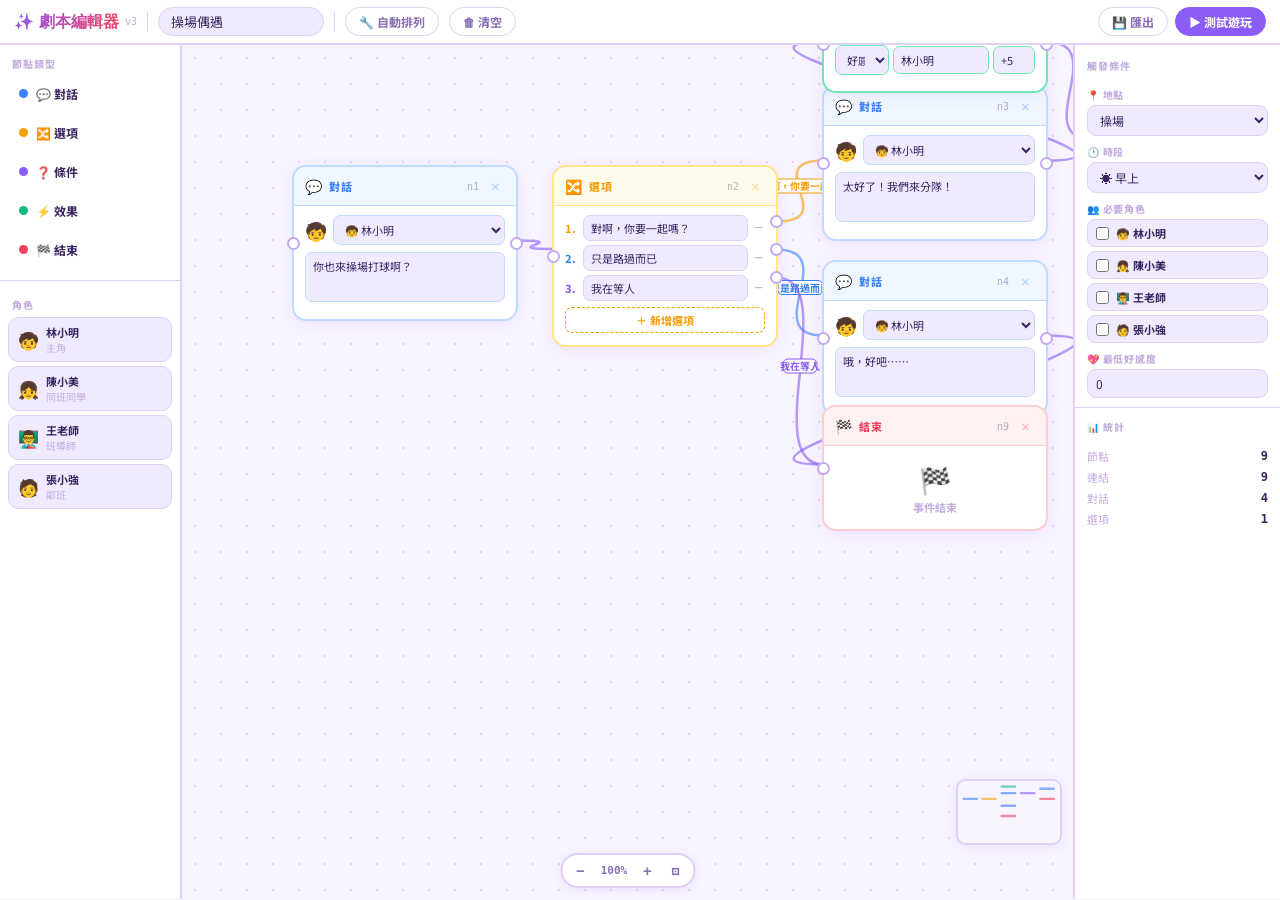
<file: FriendGame/index.html>
<!DOCTYPE html>
<html lang="zh-TW">
<head>
<meta charset="UTF-8">
<title>✨ 劇本節點編輯器 v3</title>
<style>
@import url('https://fonts.googleapis.com/css2?family=Nunito:wght@700;800;900&family=Noto+Sans+TC:wght@400;500;700&display=swap');
*{box-sizing:border-box;margin:0;padding:0}
:root{
  --bg:#f7f3ff;--sur:#fff;--su2:#f0eaff;--bdr:#e0d0f8;--bd2:#c4a8f0;
  --txt:#3a2560;--dim:#896fb5;--mut:#c4aee0;
  --ac:#8b5cf6;--a2:#7c3aed;--gl:rgba(139,92,246,.14);
  --dc:#3b82f6;--db:#eff6ff;--dd:#bfdbfe;
  --cc:#f59e0b;--cb:#fffbeb;--cd:#fde68a;
  --kc:#8b5cf6;--kb:#f5f3ff;--kd:#ddd6fe;
  --ec:#10b981;--eb:#ecfdf5;--ed:#6ee7b7;
  --nc:#f43f5e;--nb:#fff1f2;--nd:#fecdd3;
}
html,body{height:100%;overflow:hidden;font-family:'Noto Sans TC',sans-serif;background:var(--bg);color:var(--txt)}

/* ── TOPBAR ── */
#bar{display:flex;align-items:center;gap:10px;padding:7px 14px;background:var(--sur);border-bottom:2px solid var(--bdr);flex-shrink:0;position:relative;z-index:300}
.logo{font-family:'Nunito',sans-serif;font-size:16px;font-weight:900;background:linear-gradient(120deg,var(--ac),#f43f5e);-webkit-background-clip:text;-webkit-text-fill-color:transparent;white-space:nowrap}
#ename{padding:4px 12px;font-size:13px;font-family:inherit;background:var(--su2);border:1.5px solid var(--bdr);border-radius:99px;outline:none;color:var(--txt);min-width:140px}
#ename:focus{border-color:var(--ac)}
.sp{width:1px;height:20px;background:var(--bdr);flex-shrink:0}
.btn{display:flex;align-items:center;gap:5px;padding:5px 13px;font-size:12px;font-family:inherit;font-weight:700;border-radius:99px;cursor:pointer;border:1.5px solid var(--bdr);background:transparent;color:var(--dim);transition:.15s;white-space:nowrap}
.btn:hover{background:var(--su2);color:var(--txt);border-color:var(--bd2)}
.pri{background:var(--ac)!important;color:#fff!important;border-color:var(--ac)!important}
.pri:hover{background:var(--a2)!important}
.ml{margin-left:auto;display:flex;gap:7px}

/* ── LAYOUT ── */
#app{display:flex;height:calc(100vh - 46px)}

/* ── LEFT PANEL ── */
#lp{width:182px;flex-shrink:0;background:var(--sur);border-right:2px solid var(--bdr);display:flex;flex-direction:column;overflow:hidden;z-index:200}
.pt{font-size:10px;font-weight:800;letter-spacing:.1em;color:var(--mut);text-transform:uppercase;padding:11px 12px 5px}
#pal{padding:0 8px 8px;display:flex;flex-direction:column;gap:4px}
.pi{display:flex;align-items:center;gap:8px;padding:8px 10px;border-radius:11px;border:1.5px solid transparent;cursor:grab;font-size:12px;font-weight:700;color:var(--txt);transition:.15s;user-select:none;touch-action:none}
.pi:hover{background:var(--su2);border-color:var(--bd2);transform:translateY(-1px)}
.pi:active{cursor:grabbing}
.pd{width:9px;height:9px;border-radius:50%;flex-shrink:0}
.ls{height:1px;background:var(--bdr);margin:5px 0}
#chl{padding:0 8px 8px;display:flex;flex-direction:column;gap:4px;overflow-y:auto}
.cc{display:flex;align-items:center;gap:7px;padding:6px 9px;border-radius:10px;background:var(--su2);border:1.5px solid var(--bdr)}
.ca{font-size:17px}.cn{font-size:11px;font-weight:700}.cr{font-size:10px;color:var(--mut)}

/* ── CANVAS ── */
#cv{flex:1;position:relative;overflow:hidden;background:var(--bg);background-image:radial-gradient(var(--bdr) 1.2px,transparent 1.2px);background-size:26px 26px;touch-action:none}
#cv.pan{cursor:grabbing}
/* SVG sits on top, pointer-events none so nodes underneath get clicks */
#svg{position:absolute;top:0;left:0;width:100%;height:100%;pointer-events:none;overflow:visible;z-index:5}

/* ── NODES — sit directly in #cv ── */
.node{position:absolute;width:226px;border-radius:14px;border:2px solid var(--bdr);background:var(--sur);box-shadow:0 3px 16px rgba(139,92,246,.09);z-index:10;cursor:default;user-select:none}
.node.sel{border-color:var(--ac)!important;box-shadow:0 0 0 4px var(--gl),0 6px 22px rgba(139,92,246,.18)!important;z-index:20}
.node.drg{box-shadow:0 14px 40px rgba(139,92,246,.26)!important;z-index:30;cursor:move}
.nhd{display:flex;align-items:center;gap:7px;padding:9px 11px;border-radius:12px 12px 0 0;cursor:move;border-bottom:1.5px solid transparent;touch-action:none;user-select:none}
.ni{font-size:14px;flex-shrink:0}.nl{font-size:11px;font-weight:800;letter-spacing:.05em}
.nid{margin-left:auto;font-size:10px;opacity:.35;font-family:monospace}
.ndl{width:19px;height:19px;border-radius:5px;background:none;border:none;cursor:pointer;display:flex;align-items:center;justify-content:center;font-size:15px;color:inherit;opacity:.35;transition:.1s;flex-shrink:0}
.ndl:hover{opacity:1;background:rgba(244,63,94,.15);color:#f43f5e}
.nb{padding:9px 11px 12px}
/* inputs */
.ns,.ni2,.nta{background:var(--su2);border:1.5px solid var(--bdr);border-radius:7px;padding:5px 7px;font-size:11px;color:var(--txt);font-family:inherit;outline:none;width:100%;transition:.15s border-color}
.nta{resize:none;min-height:50px;line-height:1.55}
.ns:focus,.ni2:focus,.nta:focus{border-color:var(--ac)}
.nlb{font-size:10px;font-weight:700;color:var(--mut);margin-bottom:3px;display:block}
.spr{display:flex;align-items:center;gap:6px;margin-bottom:7px}
.sem{font-size:18px}
/* choice */
.cl{display:flex;flex-direction:column;gap:4px;margin-bottom:5px}
.cr2{display:flex;align-items:center;gap:4px}
.cno{font-size:11px;font-weight:800;min-width:14px}
.ci{flex:1;background:var(--su2);border:1.5px solid var(--bdr);border-radius:7px;padding:4px 7px;font-size:11px;color:var(--txt);font-family:inherit;outline:none}
.ci:focus{border-color:var(--cc)}
.crm2{background:none;border:none;color:var(--mut);cursor:pointer;font-size:16px;line-height:1;padding:0 2px;transition:.1s}
.crm2:hover{color:#f43f5e}
.cad{width:100%;padding:4px;font-size:11px;font-family:inherit;font-weight:700;background:none;border:1.5px dashed var(--cc);border-radius:7px;color:var(--cc);cursor:pointer;transition:.12s}
.cad:hover{background:var(--cb)}
/* condition */
.cgr{display:grid;grid-template-columns:1fr 46px 50px;gap:4px;align-items:center}
.cbr{display:flex;justify-content:space-between;margin-top:5px;font-size:10px;font-weight:800;padding:0 2px}
/* effect */
.er{display:flex;gap:4px;margin-bottom:4px;align-items:center}
/* end */
.ec2{text-align:center;padding:5px 0 2px}
.ei{font-size:26px}.el{font-size:11px;color:var(--mut);font-weight:700;margin-top:2px}

/* ── PORTS ── */
.port{position:absolute;width:13px;height:13px;border-radius:50%;border:2.5px solid var(--bd2);background:var(--sur);z-index:15;cursor:crosshair;transition:.15s all}
.port:hover{transform:scale(1.55)!important;background:var(--ac);border-color:var(--ac)}
.pin{left:-7px}
.pout{right:-7px}

/* ── RIGHT PANEL ── */
#rp{width:207px;flex-shrink:0;background:var(--sur);border-left:2px solid var(--bdr);display:flex;flex-direction:column;overflow-y:auto;z-index:200}
.rs{padding:9px 12px;border-bottom:1.5px solid var(--bdr)}
.rr{margin-bottom:8px}
.rr:last-child{margin-bottom:0}
.rl{font-size:10px;font-weight:800;color:var(--mut);text-transform:uppercase;letter-spacing:.08em;display:block;margin-bottom:3px}
.rsl,.rin{width:100%;background:var(--su2);border:1.5px solid var(--bdr);border-radius:9px;padding:5px 8px;font-size:12px;color:var(--txt);font-family:inherit;outline:none}
.rsl:focus,.rin:focus{border-color:var(--ac)}
.ckr{display:flex;align-items:center;gap:7px;padding:5px 8px;border-radius:8px;border:1.5px solid var(--bdr);background:var(--su2);cursor:pointer;margin-bottom:4px;transition:.12s}
.ckr:hover{border-color:var(--ac)}
.ckr input{accent-color:var(--ac);width:13px;height:13px;cursor:pointer}
.ckl{font-size:11px;font-weight:700;color:var(--txt)}
.sg{display:flex;flex-direction:column;gap:5px;padding:9px 12px}
.sr{display:flex;justify-content:space-between;align-items:center}
.sl{font-size:11px;color:var(--mut)}.sv{font-size:12px;font-weight:800;font-family:monospace}

/* ── OVERLAY CONTROLS ── */
#mm{position:absolute;bottom:54px;right:11px;width:106px;height:66px;background:var(--sur);border:2px solid var(--bdr);border-radius:10px;overflow:hidden;z-index:50;box-shadow:0 2px 12px rgba(139,92,246,.1)}
#zb{position:absolute;bottom:11px;left:50%;transform:translateX(-50%);display:flex;align-items:center;gap:2px;background:var(--sur);border:2px solid var(--bdr);border-radius:99px;padding:3px 6px;z-index:50;box-shadow:0 2px 10px rgba(139,92,246,.1)}
.zbt{width:25px;height:25px;border-radius:50%;border:none;background:none;color:var(--dim);cursor:pointer;font-size:15px;font-weight:800;display:flex;align-items:center;justify-content:center;transition:.1s}
.zbt:hover{background:var(--su2);color:var(--txt)}
#zl{font-size:11px;color:var(--dim);min-width:38px;text-align:center;font-family:monospace;font-weight:700}

/* ── TOAST ── */
#toast{position:fixed;bottom:52px;left:50%;transform:translateX(-50%);background:var(--txt);color:#fff;border-radius:99px;padding:7px 18px;font-size:12px;font-weight:700;z-index:9999;opacity:0;transition:.2s;pointer-events:none;white-space:nowrap}
#toast.on{opacity:1}

/* ════════════ PLAY MODAL ════════════ */
#ov{position:fixed;inset:0;background:rgba(58,37,96,.45);backdrop-filter:blur(5px);z-index:500;display:none;align-items:center;justify-content:center}
#ov.on{display:flex}
#pbox{width:430px;max-height:88vh;background:var(--sur);border-radius:22px;border:2px solid var(--bdr);box-shadow:0 20px 60px rgba(58,37,96,.22);display:flex;flex-direction:column;overflow:hidden}
#ptop{display:flex;align-items:center;gap:9px;padding:13px 16px;border-bottom:2px solid var(--bdr);background:var(--su2);flex-shrink:0}
#ptitle{font-size:14px;font-weight:800;color:var(--txt)}
#pcls{margin-left:auto;width:27px;height:27px;border-radius:7px;border:1.5px solid var(--bdr);background:none;cursor:pointer;font-size:18px;color:var(--dim);display:flex;align-items:center;justify-content:center;transition:.1s}
#pcls:hover{background:var(--nb);color:var(--nc);border-color:var(--nd)}
#pst{display:flex;flex-wrap:wrap;gap:5px;padding:8px 16px;border-bottom:1.5px solid var(--bdr);min-height:36px;align-items:center;background:#fdfbff;flex-shrink:0}
.stag{padding:2px 8px;border-radius:99px;background:var(--sur);border:1.5px solid var(--bdr);font-size:10px;font-weight:700;color:var(--dim)}
#pscene{flex:1;overflow-y:auto;padding:16px;display:flex;flex-direction:column;gap:12px}
#pscene::-webkit-scrollbar{width:3px}
#pscene::-webkit-scrollbar-thumb{background:var(--bd2);border-radius:2px}
.bub{display:flex;gap:10px;animation:fu .25s ease}
@keyframes fu{from{opacity:0;transform:translateY(7px)}to{opacity:1;transform:none}}
.bava{font-size:26px;flex-shrink:0;align-self:flex-end}
.brig{flex:1}
.bnam{font-size:10px;font-weight:800;color:var(--ac);margin-bottom:3px}
.btxt{background:var(--su2);border:1.5px solid var(--bdr);border-radius:13px 13px 13px 4px;padding:9px 12px;font-size:13px;line-height:1.6;color:var(--txt)}
.pnar{text-align:center;color:var(--dim);font-size:11px;font-style:italic;animation:fu .25s ease}
.efl{padding:9px 14px;border-radius:11px;background:var(--eb);border:1.5px solid var(--ed);font-size:12px;color:#065f46;font-weight:700;animation:fu .25s ease}
#pcho{padding:0 16px 14px;display:flex;flex-direction:column;gap:7px;flex-shrink:0}
.pcb{padding:10px 14px;border-radius:11px;border:2px solid var(--bdr);background:var(--sur);font-size:13px;font-family:inherit;font-weight:700;color:var(--txt);cursor:pointer;text-align:left;transition:.15s;display:flex;align-items:center;gap:9px}
.pcb:hover{border-color:var(--ac);background:var(--gl);color:var(--ac)}
.pcb.dis{opacity:.4;cursor:not-allowed;border-style:dashed}
.pcn{width:21px;height:21px;border-radius:50%;background:var(--su2);border:1.5px solid var(--bdr);display:flex;align-items:center;justify-content:center;font-size:11px;font-weight:800;flex-shrink:0}
#pnxt{margin:0 16px 14px;padding:11px;border-radius:11px;border:none;background:linear-gradient(120deg,var(--ac),#f43f5e);color:#fff;font-size:13px;font-family:inherit;font-weight:800;cursor:pointer;display:none;transition:.15s;flex-shrink:0}
#pnxt:hover{opacity:.88;transform:translateY(-1px)}
#pend{padding:22px 16px;text-align:center;display:none;flex-shrink:0}
.pei{font-size:44px;margin-bottom:9px}.pet{font-size:17px;font-weight:900;color:var(--txt);margin-bottom:5px}.pes{font-size:12px;color:var(--dim);margin-bottom:16px}
.per{padding:8px 22px;border-radius:99px;border:none;background:var(--ac);color:#fff;font-size:13px;font-family:inherit;font-weight:700;cursor:pointer;transition:.15s}
.per:hover{background:var(--a2)}
</style>
</head>
<body>
<!-- BAR -->
<div id="bar">
  <span class="logo">✨ 劇本編輯器</span>
  <span style="font-size:10px;color:var(--mut);font-family:monospace;margin-left:-4px">v3</span>
  <div class="sp"></div>
  <input id="ename" value="操場偶遇">
  <div class="sp"></div>
  <button class="btn" onclick="autoLayout()">🔧 自動排列</button>
  <button class="btn" onclick="clearAll()">🗑 清空</button>
  <div class="ml">
    <button class="btn" onclick="exportJSON()">💾 匯出</button>
    <button class="btn pri" onclick="openPlay()">▶ 測試遊玩</button>
  </div>
</div>
<div id="app">
  <!-- LEFT -->
  <div id="lp">
    <div class="pt">節點類型</div>
    <div id="pal">
      <div class="pi" onpointerdown="pdStart(event,'dialogue')"><div class="pd" style="background:var(--dc)"></div>💬 對話</div>
      <div class="pi" onpointerdown="pdStart(event,'choice')"><div class="pd" style="background:var(--cc)"></div>🔀 選項</div>
      <div class="pi" onpointerdown="pdStart(event,'condition')"><div class="pd" style="background:var(--kc)"></div>❓ 條件</div>
      <div class="pi" onpointerdown="pdStart(event,'effect')"><div class="pd" style="background:var(--ec)"></div>⚡ 效果</div>
      <div class="pi" onpointerdown="pdStart(event,'end')"><div class="pd" style="background:var(--nc)"></div>🏁 結束</div>
    </div>
    <div class="ls"></div>
    <div class="pt">角色</div>
    <div id="chl">
      <div class="cc"><span class="ca">🧒</span><div><div class="cn">林小明</div><div class="cr">主角</div></div></div>
      <div class="cc"><span class="ca">👧</span><div><div class="cn">陳小美</div><div class="cr">同班同學</div></div></div>
      <div class="cc"><span class="ca">👨‍🏫</span><div><div class="cn">王老師</div><div class="cr">班導師</div></div></div>
      <div class="cc"><span class="ca">🧑</span><div><div class="cn">張小強</div><div class="cr">鄰班</div></div></div>
    </div>
  </div>
  <!-- CANVAS — nodes go here directly -->
  <div id="cv">
    <svg id="svg"></svg>
    <div id="mm"><canvas id="mmc" width="106" height="66"></canvas></div>
    <div id="zb">
      <button class="zbt" onclick="dz(-0.1)">−</button>
      <span id="zl">100%</span>
      <button class="zbt" onclick="dz(0.1)">+</button>
      <button class="zbt" onclick="resetView()" title="重置">⊡</button>
    </div>
  </div>
  <!-- RIGHT -->
  <div id="rp">
    <div class="pt" style="padding-top:13px">觸發條件</div>
    <div class="rs">
      <div class="rr"><label class="rl">📍 地點</label>
        <select class="rsl" id="tLoc"><option>操場</option><option>教室</option><option>走廊</option><option>圖書館</option><option>保健室</option></select>
      </div>
      <div class="rr"><label class="rl">🕐 時段</label>
        <select class="rsl" id="tTime"><option value="morning">☀️ 早上</option><option value="noon">🌤 午間</option><option value="afternoon">🌙 放學後</option></select>
      </div>
      <div class="rr"><label class="rl">👥 必要角色</label>
        <label class="ckr"><input type="checkbox" value="林小明"><span class="ckl">🧒 林小明</span></label>
        <label class="ckr"><input type="checkbox" value="陳小美"><span class="ckl">👧 陳小美</span></label>
        <label class="ckr"><input type="checkbox" value="王老師"><span class="ckl">👨‍🏫 王老師</span></label>
        <label class="ckr"><input type="checkbox" value="張小強"><span class="ckl">🧑 張小強</span></label>
      </div>
      <div class="rr"><label class="rl">💖 最低好感度</label>
        <input class="rin" type="number" id="tAff" value="0" min="0" max="100">
      </div>
    </div>
    <div class="pt" style="padding-top:11px">📊 統計</div>
    <div class="sg">
      <div class="sr"><span class="sl">節點</span><span class="sv" id="sN">0</span></div>
      <div class="sr"><span class="sl">連結</span><span class="sv" id="sC">0</span></div>
      <div class="sr"><span class="sl">對話</span><span class="sv" id="sD">0</span></div>
      <div class="sr"><span class="sl">選項</span><span class="sv" id="sO">0</span></div>
    </div>
  </div>
</div>
<div id="toast"></div>

<!-- PLAY MODAL -->
<div id="ov" onclick="bgClose(event)">
  <div id="pbox">
    <div id="ptop"><span>🎮</span><span id="ptitle">測試遊玩</span><button id="pcls" onclick="closePlay()">×</button></div>
    <div id="pst"><span style="opacity:.4;font-size:11px">（遊戲狀態）</span></div>
    <div id="pscene"></div>
    <div id="pcho"></div>
    <button id="pnxt" onclick="doNext()">繼續 →</button>
    <div id="pend">
      <div class="pei">🏁</div>
      <div class="pet">事件結束</div>
      <div class="pes" id="pesub"></div>
      <button class="per" onclick="startPlay()">↺ 重新開始</button>
    </div>
  </div>
</div>

<script>
/* ═══════════════════════════════════════
   DATA
═══════════════════════════════════════ */
const CHARS=[
  {id:'char_001',name:'林小明',em:'🧒'},
  {id:'char_002',name:'陳小美',em:'👧'},
  {id:'char_003',name:'王老師',em:'👨‍🏫'},
  {id:'char_004',name:'張小強',em:'🧑'},
];
const META={
  dialogue:{lbl:'對話',ic:'💬',col:'var(--dc)',bg:'var(--db)',bd:'var(--dd)'},
  choice:  {lbl:'選項',ic:'🔀',col:'var(--cc)',bg:'var(--cb)',bd:'var(--cd)'},
  condition:{lbl:'條件',ic:'❓',col:'var(--kc)',bg:'var(--kb)',bd:'var(--kd)'},
  effect:  {lbl:'效果',ic:'⚡',col:'var(--ec)',bg:'var(--eb)',bd:'var(--ed)'},
  end:     {lbl:'結束',ic:'🏁',col:'var(--nc)',bg:'var(--nb)',bd:'var(--nd)'},
};
const CC=['#f59e0b','#3b82f6','#8b5cf6','#10b981','#f43f5e'];

let nodes=[], conns=[], nid=0, sel=null;
let pan={x:60,y:40}, sc=1;
let pdType=null;

/* ═══════════════════════════════════════
   INIT
═══════════════════════════════════════ */
window.addEventListener('DOMContentLoaded',()=>{
  initCanvas();
  loadDemo();
  redraw();
});

function loadDemo(){
  const a=mk('dialogue',50,80,{speaker:'char_001',text:'你也來操場打球啊？'});
  const b=mk('choice',310,80,{choices:['對啊，你要一起嗎？','只是路過而已','我在等人']});
  const c=mk('dialogue',580,0,{speaker:'char_001',text:'太好了！我們來分隊！'});
  const d=mk('dialogue',580,175,{speaker:'char_001',text:'哦，好吧……'});
  const e=mk('effect',580,-90,{effects:[{type:'affinity',char:'林小明',val:'+5'}]});
  const f=mk('condition',850,0,{condChar:'林小明',condType:'好感度',condOp:'≥',condVal:'40'});
  const g=mk('dialogue',1120,-60,{speaker:'char_002',text:'你好厲害喔！下次再一起！'});
  const h=mk('end',1120,80,{});
  const i=mk('end',580,320,{});
  link(a,'out',b,'in'); link(b,'c0',c,'in'); link(b,'c1',d,'in'); link(b,'c2',i,'in');
  link(c,'out',e,'in'); link(e,'out',f,'in');
  link(f,'yes',g,'in'); link(f,'no',h,'in'); link(d,'out',i,'in');
}

/* ═══════════════════════════════════════
   NODE FACTORY
═══════════════════════════════════════ */
function mk(type,x,y,data={}){
  nid++;
  const id='n'+nid;
  nodes.push({id,type,x,y,data:JSON.parse(JSON.stringify(data))});
  return {id};
}
function link(a,ap,b,bp){ conns.push({fi:a.id,fp:ap,ti:b.id,tp:bp}); }

/* ═══════════════════════════════════════
   REDRAW — remove all node divs, rebuild
═══════════════════════════════════════ */
function redraw(){
  // remove old node elements
  document.querySelectorAll('.node').forEach(e=>e.remove());
  const cv=document.getElementById('cv');
  nodes.forEach(n=>{
    const el=buildNode(n);
    cv.appendChild(el);
  });
  drawSVG();
  drawMM();
  updStats();
}

/* ═══════════════════════════════════════
   BUILD NODE ELEMENT
═══════════════════════════════════════ */
function buildNode(node){
  const m=META[node.type];
  const div=document.createElement('div');
  div.className='node';
  div.id='nd'+node.id;
  div.style.left=wx(node.x)+'px';
  div.style.top =wy(node.y)+'px';
  div.style.borderColor=m.bd;

  // ── header (draggable) ──
  const hd=document.createElement('div');
  hd.className='nhd';
  hd.style.cssText=`background:${m.bg};border-bottom-color:${m.bd}`;
  hd.innerHTML=
    `<span class="ni">${m.ic}</span>`+
    `<span class="nl" style="color:${m.col}">${m.lbl}</span>`+
    `<span class="nid">${node.id}</span>`+
    `<button class="ndl" data-del="${node.id}" style="color:${m.col}">×</button>`;
  div.appendChild(hd);

  // ── body ──
  const bd=document.createElement('div');
  bd.className='nb';
  bd.innerHTML=bodyHTML(node);
  div.appendChild(bd);

  // ── ports ──
  // IN
  const pi=port(node.id,'in',true);
  pi.style.top='50%'; pi.style.marginTop='-6px';
  div.appendChild(pi);
  // OUT(s)
  if(node.type==='dialogue'||node.type==='effect'){
    const po=port(node.id,'out',false);
    po.style.top='50%'; po.style.marginTop='-6px';
    div.appendChild(po);
  }
  if(node.type==='choice'){
    const n=(node.data.choices||[]).length;
    for(let i=0;i<n;i++){
      const po=port(node.id,'c'+i,false);
      // header ~40px, each row ~28px
      po.style.top=(40+(i+0.5)*28)+'px'; po.style.marginTop='-6px';
      div.appendChild(po);
    }
  }
  if(node.type==='condition'){
    const py=port(node.id,'yes',false); py.style.top='52%'; py.style.marginTop='-6px';
    const pn=port(node.id,'no', false); pn.style.top='76%'; pn.style.marginTop='-6px';
    div.appendChild(py); div.appendChild(pn);
  }

  return div;
}

function port(nodeId,pid,isIn){
  const p=document.createElement('div');
  p.className='port '+(isIn?'pin':'pout');
  p.dataset.nid=nodeId; p.dataset.pid=pid;
  if(isIn) p.style.cursor='default';
  return p;
}

function bodyHTML(node){
  const d=node.data;
  const eh=s=>String(s||'').replace(/&/g,'&amp;').replace(/</g,'&lt;').replace(/>/g,'&gt;').replace(/"/g,'&quot;');
  const eid=node.id;
  if(node.type==='dialogue'){
    const opts=CHARS.map(c=>`<option value="${c.id}"${d.speaker===c.id?' selected':''}>${c.em} ${c.name}</option>`).join('');
    const em=CHARS.find(c=>c.id===d.speaker)?.em||'🧒';
    return `<div class="spr">
      <span id="se${eid}" class="sem">${em}</span>
      <select class="ns" style="border-color:var(--dd)"
        onchange="upd('${eid}','speaker',this.value);document.getElementById('se${eid}').textContent={'char_001':'🧒','char_002':'👧','char_003':'👨‍🏫','char_004':'🧑'}[this.value]||'🧒'">${opts}</select>
    </div>
    <textarea class="nta" style="border-color:var(--dd)" placeholder="輸入對話內容…"
      onchange="upd('${eid}','text',this.value)">${eh(d.text)}</textarea>`;
  }
  if(node.type==='choice'){
    const rows=(d.choices||[]).map((c,i)=>`<div class="cr2">
      <span class="cno" style="color:${CC[i%CC.length]}">${i+1}.</span>
      <input class="ci" value="${eh(c)}" placeholder="選項文字…"
        onchange="updC('${eid}',${i},this.value)">
      <button class="crm2" onclick="rmC('${eid}',${i})">−</button>
    </div>`).join('');
    return `<div class="cl">${rows}</div><button class="cad" onclick="addC('${eid}')">＋ 新增選項</button>`;
  }
  if(node.type==='condition'){
    const co=CHARS.map(c=>`<option${d.condChar===c.name?' selected':''}>${c.name}</option>`).join('');
    return `<div class="cgr">
      <select class="ns" style="border-color:var(--kd)" onchange="upd('${eid}','condChar',this.value)">${co}</select>
      <select class="ns" style="border-color:var(--kd)" onchange="upd('${eid}','condOp',this.value)">${['≥','≤','＝'].map(o=>`<option${d.condOp===o?' selected':''}>${o}</option>`).join('')}</select>
      <input class="ni2" style="border-color:var(--kd)" value="${eh(d.condVal)}" placeholder="值"
        onchange="upd('${eid}','condVal',this.value)">
    </div>
    <div class="cbr"><span style="color:var(--ec)">✓ 是 →</span><span style="color:var(--nc)">✗ 否 →</span></div>`;
  }
  if(node.type==='effect'){
    const rows=(d.effects||[]).map((ef,i)=>`<div class="er">
      <select class="ns" style="width:54px;flex-shrink:0;border-color:var(--ed)"
        onchange="updE('${eid}',${i},'type',this.value)">
        ${['affinity','item','flag'].map(t=>`<option value="${t}"${ef.type===t?' selected':''}>${{affinity:'好感',item:'物品',flag:'旗標'}[t]}</option>`).join('')}
      </select>
      <input class="ni2" style="border-color:var(--ed)" value="${eh(ef.char)}" placeholder="${ef.type==='item'?'物品':'角色'}"
        onchange="updE('${eid}',${i},'char',this.value)">
      <input class="ni2" style="width:42px;flex-shrink:0;border-color:var(--ed)" value="${eh(ef.val)}" placeholder="+5"
        onchange="updE('${eid}',${i},'val',this.value)">
    </div>`).join('');
    return `<div>${rows}</div>`;
  }
  if(node.type==='end') return `<div class="ec2"><div class="ei">🏁</div><div class="el">事件結束</div></div>`;
  return '';
}

/* ═══════════════════════════════════════
   WORLD ↔ SCREEN
═══════════════════════════════════════ */
function wx(x){ return Math.round(x*sc+pan.x); }
function wy(y){ return Math.round(y*sc+pan.y); }
function wx2(px){ return (px-pan.x)/sc; }
function wy2(py){ return (py-pan.y)/sc; }

function reposition(){
  nodes.forEach(n=>{
    const el=document.getElementById('nd'+n.id);
    if(!el) return;
    el.style.left=wx(n.x)+'px';
    el.style.top =wy(n.y)+'px';
  });
  drawSVG();
  drawMM();
}

/* ═══════════════════════════════════════
   SVG CONNECTIONS
═══════════════════════════════════════ */
function portCenter(nodeId,pid){
  const el=document.querySelector(`#nd${nodeId} [data-pid="${pid}"]`);
  if(!el) return null;
  const cvr=document.getElementById('cv').getBoundingClientRect();
  const r=el.getBoundingClientRect();
  return {x:r.left-cvr.left+r.width/2, y:r.top-cvr.top+r.height/2};
}
function bez(f,t){
  const dx=Math.min(Math.abs(t.x-f.x)*.55+40,160);
  return `M${f.x},${f.y}C${f.x+dx},${f.y} ${t.x-dx},${t.y} ${t.x},${t.y}`;
}
function pcol(fp){
  if(fp==='yes') return 'var(--ec)';
  if(fp==='no')  return 'var(--nc)';
  if(fp.startsWith('c')) return CC[parseInt(fp.slice(1))%CC.length];
  return 'var(--ac)';
}
function drawSVG(){
  const svg=document.getElementById('svg');
  svg.innerHTML='';
  const NS='http://www.w3.org/2000/svg';
  conns.forEach(c=>{
    const f=portCenter(c.fi,c.fp), t=portCenter(c.ti,c.tp);
    if(!f||!t) return;
    const col=pcol(c.fp);
    const path=document.createElementNS(NS,'path');
    path.setAttribute('d',bez(f,t));
    path.setAttribute('fill','none');
    path.setAttribute('stroke',col);
    path.setAttribute('stroke-width','2.5');
    path.setAttribute('opacity','0.6');
    svg.appendChild(path);
    // label
    let lbl='';
    if(c.fp==='yes') lbl='✓ 是';
    else if(c.fp==='no') lbl='✗ 否';
    else if(c.fp.startsWith('c')){
      const nd=nodes.find(n=>n.id===c.fi);
      const txt=nd?.data?.choices?.[parseInt(c.fp.slice(1))]||'';
      lbl=txt.length>8?txt.slice(0,7)+'…':txt;
    }
    if(lbl){
      const mx=(f.x+t.x)/2, my=(f.y+t.y)/2;
      const tw=lbl.length*6+10;
      const rect=document.createElementNS(NS,'rect');
      rect.setAttribute('x',mx-tw/2); rect.setAttribute('y',my-12);
      rect.setAttribute('width',tw); rect.setAttribute('height',14);
      rect.setAttribute('rx',5); rect.setAttribute('fill','#fff');
      rect.setAttribute('stroke',col); rect.setAttribute('stroke-width','1');
      svg.appendChild(rect);
      const tx=document.createElementNS(NS,'text');
      tx.setAttribute('x',mx); tx.setAttribute('y',my-1);
      tx.setAttribute('text-anchor','middle');
      tx.setAttribute('fill',col); tx.setAttribute('font-weight','700');
      tx.setAttribute('font-size','10');
      tx.textContent=lbl;
      svg.appendChild(tx);
    }
  });
}

/* ═══════════════════════════════════════
   CONNECTING PORT → PORT
═══════════════════════════════════════ */
let tmpPath=null;
function startConn(portEl,e){
  const nid=portEl.dataset.nid, pid=portEl.dataset.pid;
  e.preventDefault();
  const svg=document.getElementById('svg');
  const NS='http://www.w3.org/2000/svg';
  const p=document.createElementNS(NS,'path');
  p.setAttribute('fill','none'); p.setAttribute('stroke',pcol(pid));
  p.setAttribute('stroke-width','2.5'); p.setAttribute('stroke-dasharray','6 4');
  p.setAttribute('opacity','0.55');
  svg.appendChild(p); tmpPath=p;
  portEl.setPointerCapture(e.pointerId);
  const cvr=document.getElementById('cv').getBoundingClientRect();
  const mv=ev=>{
    const f=portCenter(nid,pid); if(!f) return;
    tmpPath?.setAttribute('d',bez(f,{x:ev.clientX-cvr.left,y:ev.clientY-cvr.top}));
  };
  const cancel=()=>{ portEl.removeEventListener('pointermove',mv); portEl.removeEventListener('pointerup',up); portEl.removeEventListener('pointercancel',cancel); tmpPath?.remove(); tmpPath=null; };
  const up=ev=>{
    cancel();
    const hits=document.elementsFromPoint(ev.clientX,ev.clientY);
    const tgt=hits.find(el=>el.classList.contains('port')&&el.dataset.pid==='in'&&el.dataset.nid!==nid);
    if(tgt){
      conns=conns.filter(c=>!(c.fi===nid&&c.fp===pid));
      conns.push({fi:nid,fp:pid,ti:tgt.dataset.nid,tp:'in'});
      drawSVG(); updStats(); toast('🔗 連結成功！');
    }
  };
  portEl.addEventListener('pointermove',mv);
  portEl.addEventListener('pointerup',up);
  portEl.addEventListener('pointercancel',cancel);
}

/* ═══════════════════════════════════════
   DRAG NODE
═══════════════════════════════════════ */
function dragNode(hdEl,node,e){
  e.preventDefault();
  setsel(node);
  const el=document.getElementById('nd'+node.id);
  el.classList.add('drg');
  hdEl.setPointerCapture(e.pointerId);
  const ox=e.clientX, oy=e.clientY, nx0=node.x, ny0=node.y;
  const mv=ev=>{
    node.x=nx0+(ev.clientX-ox)/sc;
    node.y=ny0+(ev.clientY-oy)/sc;
    el.style.left=wx(node.x)+'px';
    el.style.top =wy(node.y)+'px';
    drawSVG();
  };
  const end=()=>{ hdEl.removeEventListener('pointermove',mv); hdEl.removeEventListener('pointerup',end); hdEl.removeEventListener('pointercancel',end); el.classList.remove('drg'); drawMM(); };
  hdEl.addEventListener('pointermove',mv);
  hdEl.addEventListener('pointerup',end);
  hdEl.addEventListener('pointercancel',end);
}

/* ═══════════════════════════════════════
   CANVAS PAN & ZOOM  (event delegation)
═══════════════════════════════════════ */
function initCanvas(){
  const cv=document.getElementById('cv');

  cv.addEventListener('pointerdown',e=>{
    if(e.button!==0 && e.pointerType==='mouse') return;

    // ── delete button ──
    const delBtn=e.target.closest('[data-del]');
    if(delBtn){ delNode(delBtn.dataset.del); return; }

    // ── node header → drag ──
    const nhd=e.target.closest('.nhd');
    if(nhd){
      const nodeEl=nhd.closest('.node');
      const node=nodes.find(n=>'nd'+n.id===nodeEl.id);
      if(node) dragNode(nhd,node,e);
      return;
    }

    // ── node body → select ──
    const nb=e.target.closest('.nb');
    if(nb){
      const nodeEl=nb.closest('.node');
      const node=nodes.find(n=>'nd'+n.id===nodeEl.id);
      if(node) setsel(node);
      return;
    }

    // ── output port → connect ──
    const pout=e.target.closest('.pout');
    if(pout){ startConn(pout,e); return; }

    // ── bare canvas → pan ──
    if(e.target===cv||e.target.id==='svg'){
      e.preventDefault();
      cv.classList.add('pan');
      cv.setPointerCapture(e.pointerId);
      const sx=e.clientX-pan.x, sy=e.clientY-pan.y;
      const mv=ev=>{ pan.x=ev.clientX-sx; pan.y=ev.clientY-sy; reposition(); };
      const up=()=>{ cv.classList.remove('pan'); cv.removeEventListener('pointermove',mv); cv.removeEventListener('pointerup',up); cv.removeEventListener('pointercancel',up); };
      cv.addEventListener('pointermove',mv);
      cv.addEventListener('pointerup',up);
      cv.addEventListener('pointercancel',up);
    }
  });

  cv.addEventListener('wheel',e=>{
    e.preventDefault();
    const r=cv.getBoundingClientRect();
    dz(e.deltaY>0?-0.07:0.07,e.clientX-r.left,e.clientY-r.top);
  },{passive:false});

  cv.addEventListener('click',e=>{ if(e.target===cv||e.target.id==='svg') setsel(null); });
}
function dz(delta,mx,my){
  const cv=document.getElementById('cv').getBoundingClientRect();
  const cmx=mx??cv.width/2, cmy=my??cv.height/2;
  const old=sc;
  sc=Math.min(2.5,Math.max(0.2,sc+delta));
  pan.x=cmx-(cmx-pan.x)*(sc/old);
  pan.y=cmy-(cmy-pan.y)*(sc/old);
  document.getElementById('zl').textContent=Math.round(sc*100)+'%';
  reposition();
}
function resetView(){ sc=1; pan={x:60,y:40}; document.getElementById('zl').textContent='100%'; reposition(); }

/* ═══════════════════════════════════════
   SELECT / DELETE
═══════════════════════════════════════ */
function setsel(node){
  document.querySelectorAll('.node').forEach(el=>el.classList.remove('sel'));
  sel=node;
  if(node) document.getElementById('nd'+node.id)?.classList.add('sel');
}
function delNode(id){
  nodes=nodes.filter(n=>n.id!==id);
  conns=conns.filter(c=>c.fi!==id&&c.ti!==id);
  document.getElementById('nd'+id)?.remove();
  drawSVG(); updStats(); drawMM(); toast('🗑 已刪除');
}
document.addEventListener('keydown',e=>{
  if(e.key==='Delete'&&sel&&e.target.tagName!=='INPUT'&&e.target.tagName!=='TEXTAREA'){
    delNode(sel.id); sel=null;
  }
});

/* ═══════════════════════════════════════
   DATA HELPERS
═══════════════════════════════════════ */
function upd(id,k,v){ const n=nodes.find(n=>n.id===id); if(n) n.data[k]=v; }
function updC(id,i,v){ const n=nodes.find(n=>n.id===id); if(n){n.data.choices=n.data.choices||[];n.data.choices[i]=v;} drawSVG(); }
function addC(id){ const n=nodes.find(n=>n.id===id); if(!n)return; n.data.choices=n.data.choices||[]; n.data.choices.push(''); reRender(n); }
function rmC(id,i){ const n=nodes.find(n=>n.id===id); if(!n)return; n.data.choices.splice(i,1); conns=conns.filter(c=>!(c.fi===id&&c.fp==='c'+i)); reRender(n); }
function updE(id,i,k,v){ const n=nodes.find(n=>n.id===id); if(!n)return; n.data.effects=n.data.effects||[]; n.data.effects[i]=n.data.effects[i]||{}; n.data.effects[i][k]=v; }

function reRender(node){
  const old=document.getElementById('nd'+node.id);
  if(old) old.remove();
  document.getElementById('cv').appendChild(buildNode(node));
  drawSVG(); updStats();
}

/* ═══════════════════════════════════════
   PALETTE DRAG & DROP  (mouse-based)
═══════════════════════════════════════ */
const PD_DEFS={
  dialogue:{speaker:'char_001',text:''},
  choice:{choices:['選項一','選項二']},
  condition:{condChar:'林小明',condType:'好感度',condOp:'≥',condVal:'30'},
  effect:{effects:[{type:'affinity',char:'',val:'+5'}]},
  end:{},
};
let pdGhost=null;
function pdStart(e,type){
  e.preventDefault();
  pdType=type;
  const m=META[type];
  pdGhost=document.createElement('div');
  pdGhost.className='node';
  pdGhost.style.cssText=`opacity:.65;pointer-events:none;position:fixed;left:${e.clientX-113}px;top:${e.clientY-20}px;border-color:${m.bd};z-index:9999`;
  pdGhost.innerHTML=`<div class="nhd" style="background:${m.bg};border-bottom-color:${m.bd}"><span class="ni">${m.ic}</span><span class="nl" style="color:${m.col}">${m.lbl}</span></div>`;
  document.body.appendChild(pdGhost);
  const pi=e.currentTarget;
  pi.setPointerCapture(e.pointerId);
  const mv=ev=>{ pdGhost.style.left=(ev.clientX-113)+'px'; pdGhost.style.top=(ev.clientY-20)+'px'; };
  const cleanup=()=>{ pi.removeEventListener('pointermove',mv); pi.removeEventListener('pointerup',up); pi.removeEventListener('pointercancel',cleanup); if(pdGhost){pdGhost.remove();pdGhost=null;} pdType=null; };
  const up=ev=>{
    const cvr=document.getElementById('cv').getBoundingClientRect();
    const inCanvas=ev.clientX>=cvr.left&&ev.clientX<=cvr.right&&ev.clientY>=cvr.top&&ev.clientY<=cvr.bottom;
    const type=pdType;
    cleanup();
    if(inCanvas){
      const x=wx2(ev.clientX-cvr.left)-113;
      const y=wy2(ev.clientY-cvr.top)-20;
      mk(type,x,y,JSON.parse(JSON.stringify(PD_DEFS[type])));
      document.getElementById('cv').appendChild(buildNode(nodes[nodes.length-1]));
      updStats(); drawMM(); toast('✨ 新增節點');
    }
  };
  pi.addEventListener('pointermove',mv);
  pi.addEventListener('pointerup',up);
  pi.addEventListener('pointercancel',cleanup);
}

/* ═══════════════════════════════════════
   STATS & MINIMAP
═══════════════════════════════════════ */
function updStats(){
  document.getElementById('sN').textContent=nodes.length;
  document.getElementById('sC').textContent=conns.length;
  document.getElementById('sD').textContent=nodes.filter(n=>n.type==='dialogue').length;
  document.getElementById('sO').textContent=nodes.filter(n=>n.type==='choice').length;
}
function drawMM(){
  const cv=document.getElementById('mmc');
  const ctx=cv.getContext('2d');
  ctx.clearRect(0,0,106,66);
  ctx.fillStyle='#f7f3ff'; ctx.fillRect(0,0,106,66);
  if(!nodes.length) return;
  const xs=nodes.map(n=>n.x), ys=nodes.map(n=>n.y);
  const mnX=Math.min(...xs)-20, mxX=Math.max(...xs)+240;
  const mnY=Math.min(...ys)-20, mxY=Math.max(...ys)+100;
  const s=Math.min(106/(mxX-mnX||1),66/(mxY-mnY||1))*0.9;
  const MC={dialogue:'#3b82f6',choice:'#f59e0b',condition:'#8b5cf6',effect:'#10b981',end:'#f43f5e'};
  nodes.forEach(n=>{
    ctx.fillStyle=MC[n.type]+'99';
    ctx.beginPath();
    if(ctx.roundRect) ctx.roundRect((n.x-mnX)*s+3,(n.y-mnY)*s+3,220*s,34*s,3);
    else ctx.rect((n.x-mnX)*s+3,(n.y-mnY)*s+3,220*s,34*s);
    ctx.fill();
  });
}

/* ═══════════════════════════════════════
   TOOLBAR
═══════════════════════════════════════ */
function autoLayout(){
  const adj={},inD={};
  nodes.forEach(n=>{adj[n.id]=[];inD[n.id]=0;});
  conns.forEach(c=>{if(adj[c.fi])adj[c.fi].push(c.ti);if(inD[c.ti]!==undefined)inD[c.ti]++;});
  const q=nodes.filter(n=>inD[n.id]===0).map(n=>n.id);
  const lyr={},vis=new Set(); let l=0;
  while(q.length){
    const nx=[];
    q.forEach(id=>{if(vis.has(id))return;vis.add(id);lyr[id]=l;(adj[id]||[]).forEach(x=>nx.push(x));});
    q.length=0;q.push(...nx);l++;
  }
  const cnt={};
  nodes.forEach(n=>{const lv=lyr[n.id]??0;cnt[lv]=cnt[lv]||0;n.x=60+lv*300;n.y=60+cnt[lv]*175;cnt[lv]++;});
  sc=1;pan={x:60,y:40};
  document.getElementById('zl').textContent='100%';
  redraw(); toast('✨ 已自動排列');
}
function clearAll(){
  if(!confirm('確定清空？'))return;
  nodes=[];conns=[];nid=0;
  document.querySelectorAll('.node').forEach(e=>e.remove());
  document.getElementById('svg').innerHTML='';
  updStats();drawMM();toast('🗑 已清空');
}
function exportJSON(){
  const tc=[...document.querySelectorAll('.ckr input:checked')].map(c=>c.value);
  const d={event:{name:document.getElementById('ename').value,trigger:{location:document.getElementById('tLoc').value,timeSlot:document.getElementById('tTime').value,characters:tc,minAffinity:parseInt(document.getElementById('tAff').value)||0},nodes:nodes.map(n=>({id:n.id,type:n.type,x:n.x,y:n.y,data:n.data})),connections:conns}};
  const a=document.createElement('a');
  a.href=URL.createObjectURL(new Blob([JSON.stringify(d,null,2)],{type:'application/json'}));
  a.download='event_'+Date.now()+'.json'; a.click();
  toast('💾 已匯出！');
}
function toast(msg){
  const t=document.getElementById('toast');
  t.textContent=msg; t.classList.add('on');
  clearTimeout(t._t); t._t=setTimeout(()=>t.classList.remove('on'),2200);
}

/* ═══════════════════════════════════════
   PLAY ENGINE
═══════════════════════════════════════ */
let PS={}, curId=null, nextFn=null;

function openPlay(){
  if(!nodes.length){ toast('⚠️ 請先建立節點！'); return; }
  document.getElementById('ov').classList.add('on');
  startPlay();
}
function closePlay(){ document.getElementById('ov').classList.remove('on'); }
function bgClose(e){ if(e.target===document.getElementById('ov')) closePlay(); }

function startPlay(){
  PS={aff:{林小明:0,陳小美:0,王老師:0,張小強:0},inv:[],flags:{}};
  nextFn=null;
  document.getElementById('pscene').innerHTML='';
  document.getElementById('pcho').innerHTML='';
  document.getElementById('pnxt').style.display='none';
  document.getElementById('pend').style.display='none';
  updPSt();

  // find start: node with no incoming connection
  const hasIn=new Set(conns.map(c=>c.ti));
  const start=nodes.find(n=>!hasIn.has(n.id));
  if(!start){ addNarr('⚠️ 找不到起始節點（請確認有節點沒有輸入連線）'); return; }
  runNode(start.id);
}

function runNode(id){
  const node=nodes.find(n=>n.id===id);
  if(!node){ endPlay(); return; }
  curId=id;

  if(node.type==='dialogue'){
    const ch=CHARS.find(c=>c.id===node.data.speaker);
    addBub(ch?.em||'💬', ch?.name||'?', node.data.text||'（空對話）');
    const nc=conns.find(c=>c.fi===id&&c.fp==='out');
    if(nc) setNext(()=>runNode(nc.ti));
    else endPlay();
  }
  else if(node.type==='choice'){
    const opts=node.data.choices||[];
    const cc=conns.filter(c=>c.fi===id&&c.fp.startsWith('c'));
    showChoices(opts,cc);
  }
  else if(node.type==='condition'){
    const val=PS.aff[node.data.condChar]||0;
    const thr=parseInt(node.data.condVal)||0;
    let pass=node.data.condOp==='≥'?val>=thr:node.data.condOp==='≤'?val<=thr:val===thr;
    addNarr(`❓ ${node.data.condChar}好感度 ${val} ${node.data.condOp} ${thr} → ${pass?'✓ 通過':'✗ 未通過'}`);
    const nc=conns.find(c=>c.fi===id&&c.fp===(pass?'yes':'no'));
    if(nc) setTimeout(()=>runNode(nc.ti),350);
    else endPlay();
  }
  else if(node.type==='effect'){
    applyEff(node.data.effects||[]);
    const nc=conns.find(c=>c.fi===id&&c.fp==='out');
    if(nc) setTimeout(()=>runNode(nc.ti),500);
    else endPlay();
  }
  else if(node.type==='end'){
    endPlay();
  }
}

function addBub(em,name,text){
  const sc=document.getElementById('pscene');
  const d=document.createElement('div');
  d.className='bub';
  d.innerHTML=`<div class="bava">${em}</div><div class="brig"><div class="bnam">${name}</div><div class="btxt">${text}</div></div>`;
  sc.appendChild(d);
  sc.scrollTop=sc.scrollHeight;
}
function addNarr(txt){
  const sc=document.getElementById('pscene');
  const d=document.createElement('div');
  d.className='pnar'; d.textContent=txt;
  sc.appendChild(d);
  sc.scrollTop=sc.scrollHeight;
}
function addEffFlash(effs){
  if(!effs.length) return;
  const sc=document.getElementById('pscene');
  const d=document.createElement('div');
  d.className='efl';
  d.textContent='⚡ '+effs.map(ef=>{
    if(ef.type==='affinity') return `${ef.char}好感${ef.val}`;
    if(ef.type==='item') return `獲得「${ef.char}」`;
    return `旗標：${ef.char}`;
  }).join('　');
  sc.appendChild(d);
  sc.scrollTop=sc.scrollHeight;
}

function setNext(fn){
  nextFn=fn;
  document.getElementById('pnxt').style.display='block';
  document.getElementById('pcho').innerHTML='';
}
function doNext(){
  document.getElementById('pnxt').style.display='none';
  if(nextFn){ const f=nextFn; nextFn=null; f(); }
}

function showChoices(opts,cc){
  document.getElementById('pnxt').style.display='none';
  const cho=document.getElementById('pcho');
  cho.innerHTML='';
  opts.forEach((txt,i)=>{
    const mc=cc.find(c=>c.fp==='c'+i);
    const btn=document.createElement('button');
    btn.className='pcb'+(mc?'':' dis');
    btn.innerHTML=`<span class="pcn" style="background:${CC[i%CC.length]}22;border-color:${CC[i%CC.length]};color:${CC[i%CC.length]}">${i+1}</span>${txt||'（空白）'}`;
    if(mc) btn.onclick=()=>{
      addBub('🙋','你',txt);
      cho.innerHTML='';
      document.getElementById('pnxt').style.display='none';
      runNode(mc.ti);
    };
    cho.appendChild(btn);
  });
}

function applyEff(effs){
  effs.forEach(ef=>{
    if(ef.type==='affinity'){ const v=parseInt(ef.val)||0; PS.aff[ef.char]=(PS.aff[ef.char]||0)+v; }
    if(ef.type==='item') PS.inv.push(ef.char);
    if(ef.type==='flag') PS.flags[ef.char]=true;
  });
  addEffFlash(effs);
  updPSt();
}

function updPSt(){
  const el=document.getElementById('pst');
  const parts=[];
  Object.entries(PS.aff).forEach(([n,v])=>{ if(v!==0) parts.push(`<span class="stag">💖${n} ${v>0?'+':''}${v}</span>`); });
  PS.inv.forEach(it=>parts.push(`<span class="stag">🎒${it}</span>`));
  el.innerHTML=parts.length?parts.join(''):'<span style="opacity:.4;font-size:11px">（遊戲狀態）</span>';
}

function endPlay(){
  document.getElementById('pnxt').style.display='none';
  document.getElementById('pcho').innerHTML='';
  const ed=document.getElementById('pend');
  ed.style.display='block';
  const affs=Object.entries(PS.aff).filter(([,v])=>v!==0).map(([n,v])=>`${n}好感${v>0?'+':''}${v}`);
  const inv=PS.inv.length?`獲得：${PS.inv.join('、')}`:'';
  document.getElementById('pesub').textContent=[...affs,inv].filter(Boolean).join('　')||'沒有任何狀態改變。';
  document.getElementById('pscene').scrollTop=999999;
}
</script>
</body>
</html>
</file>
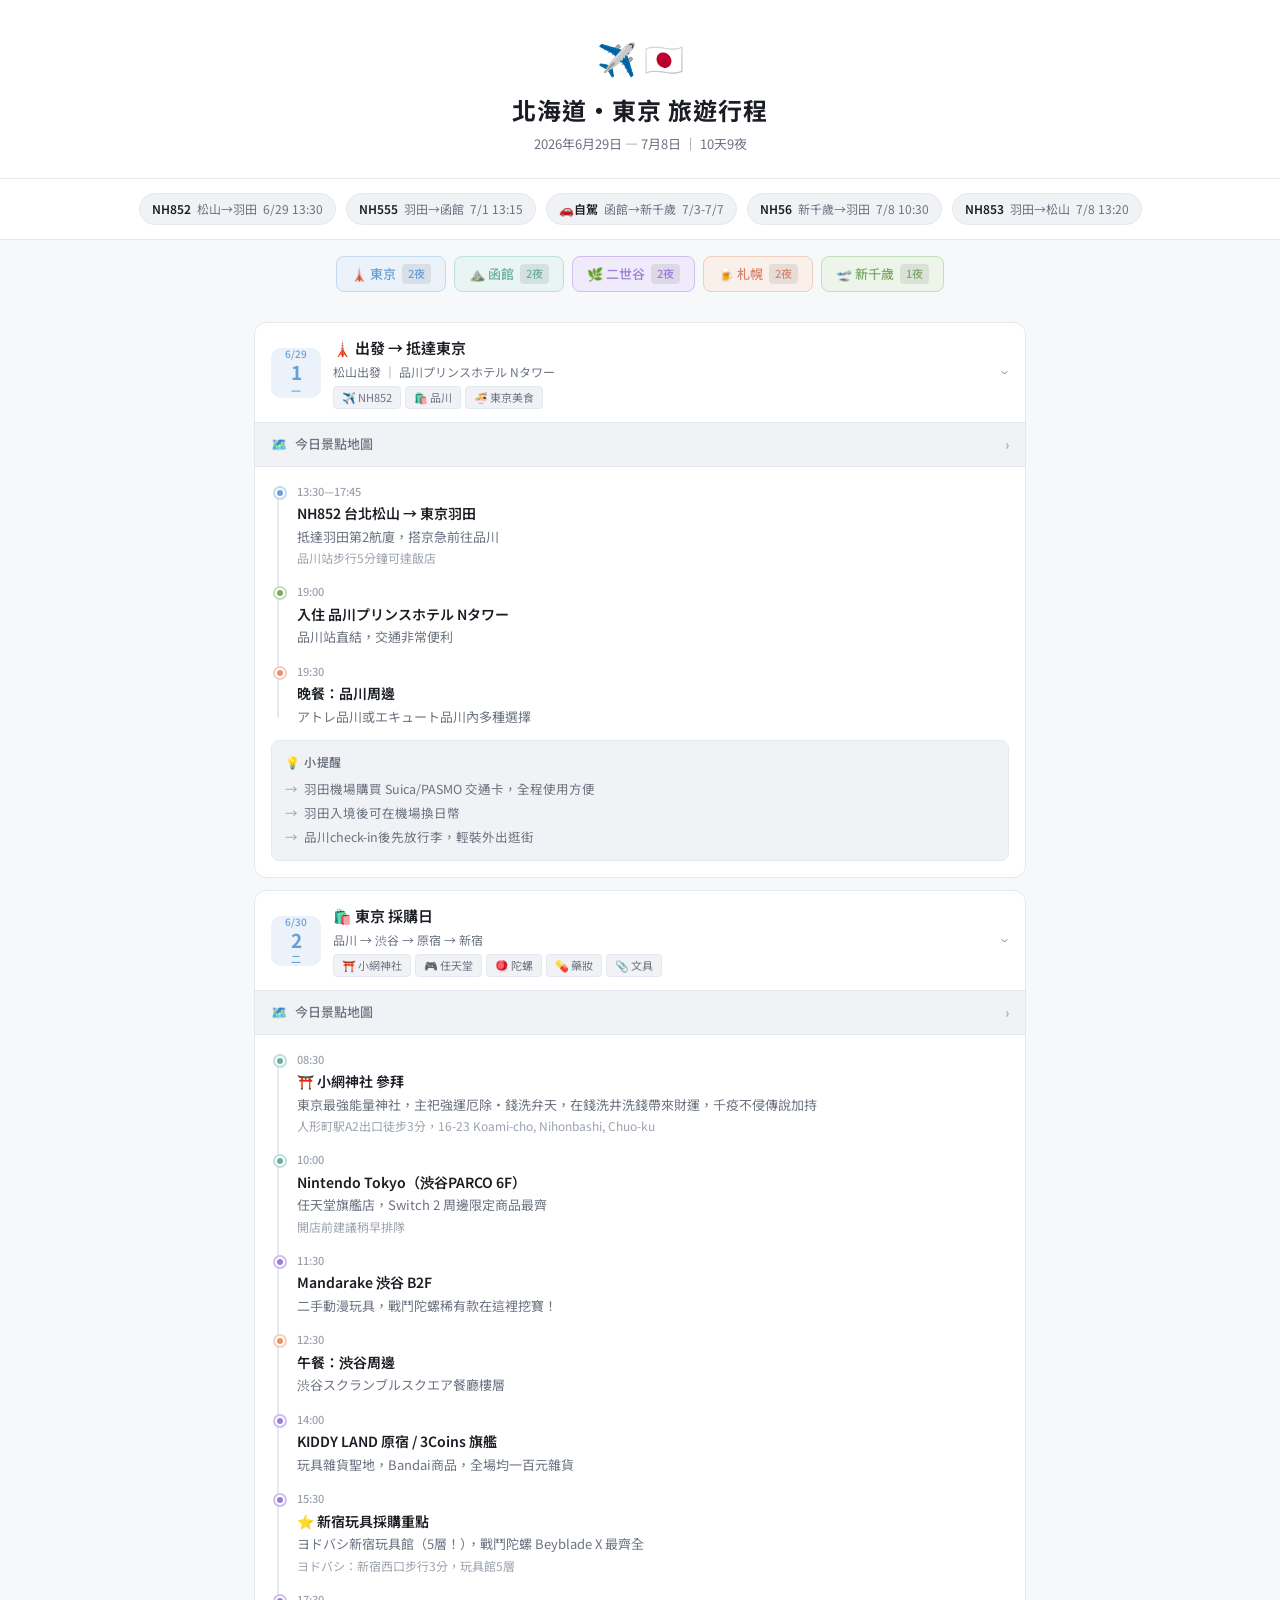
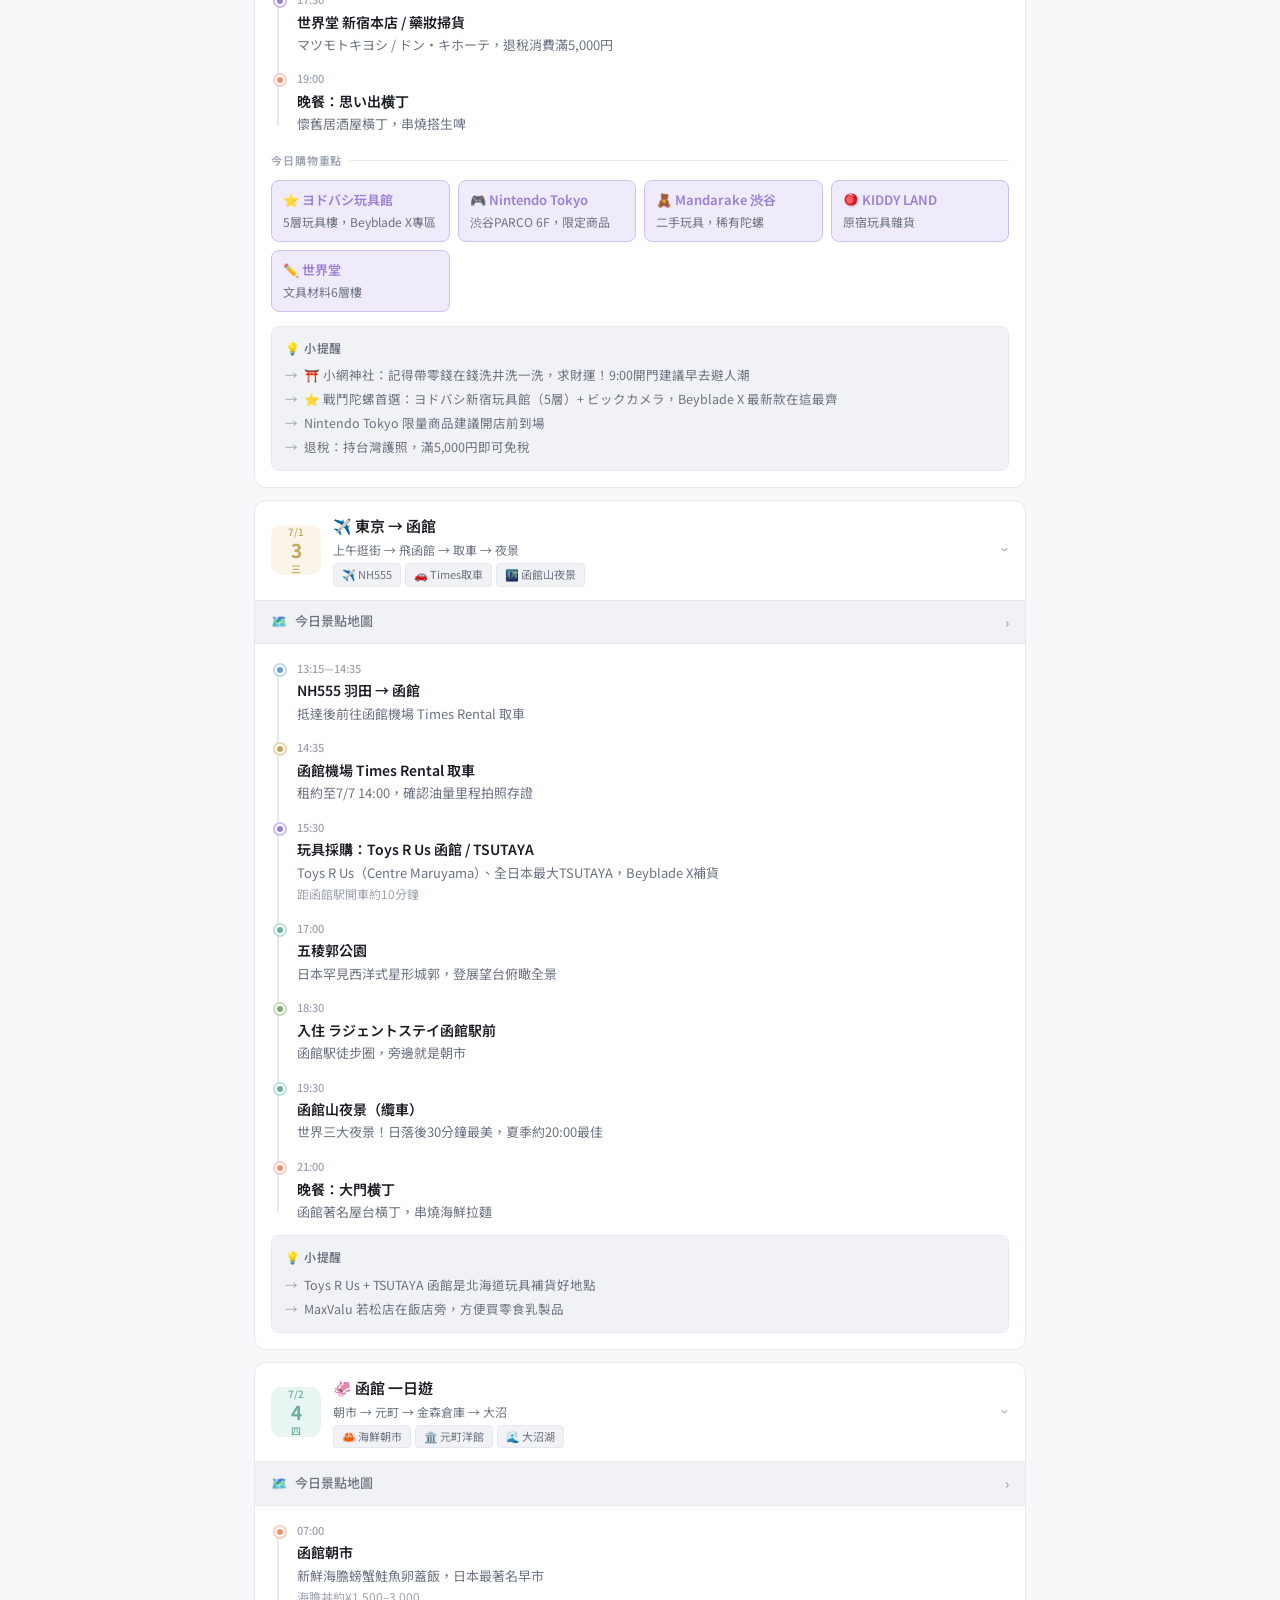
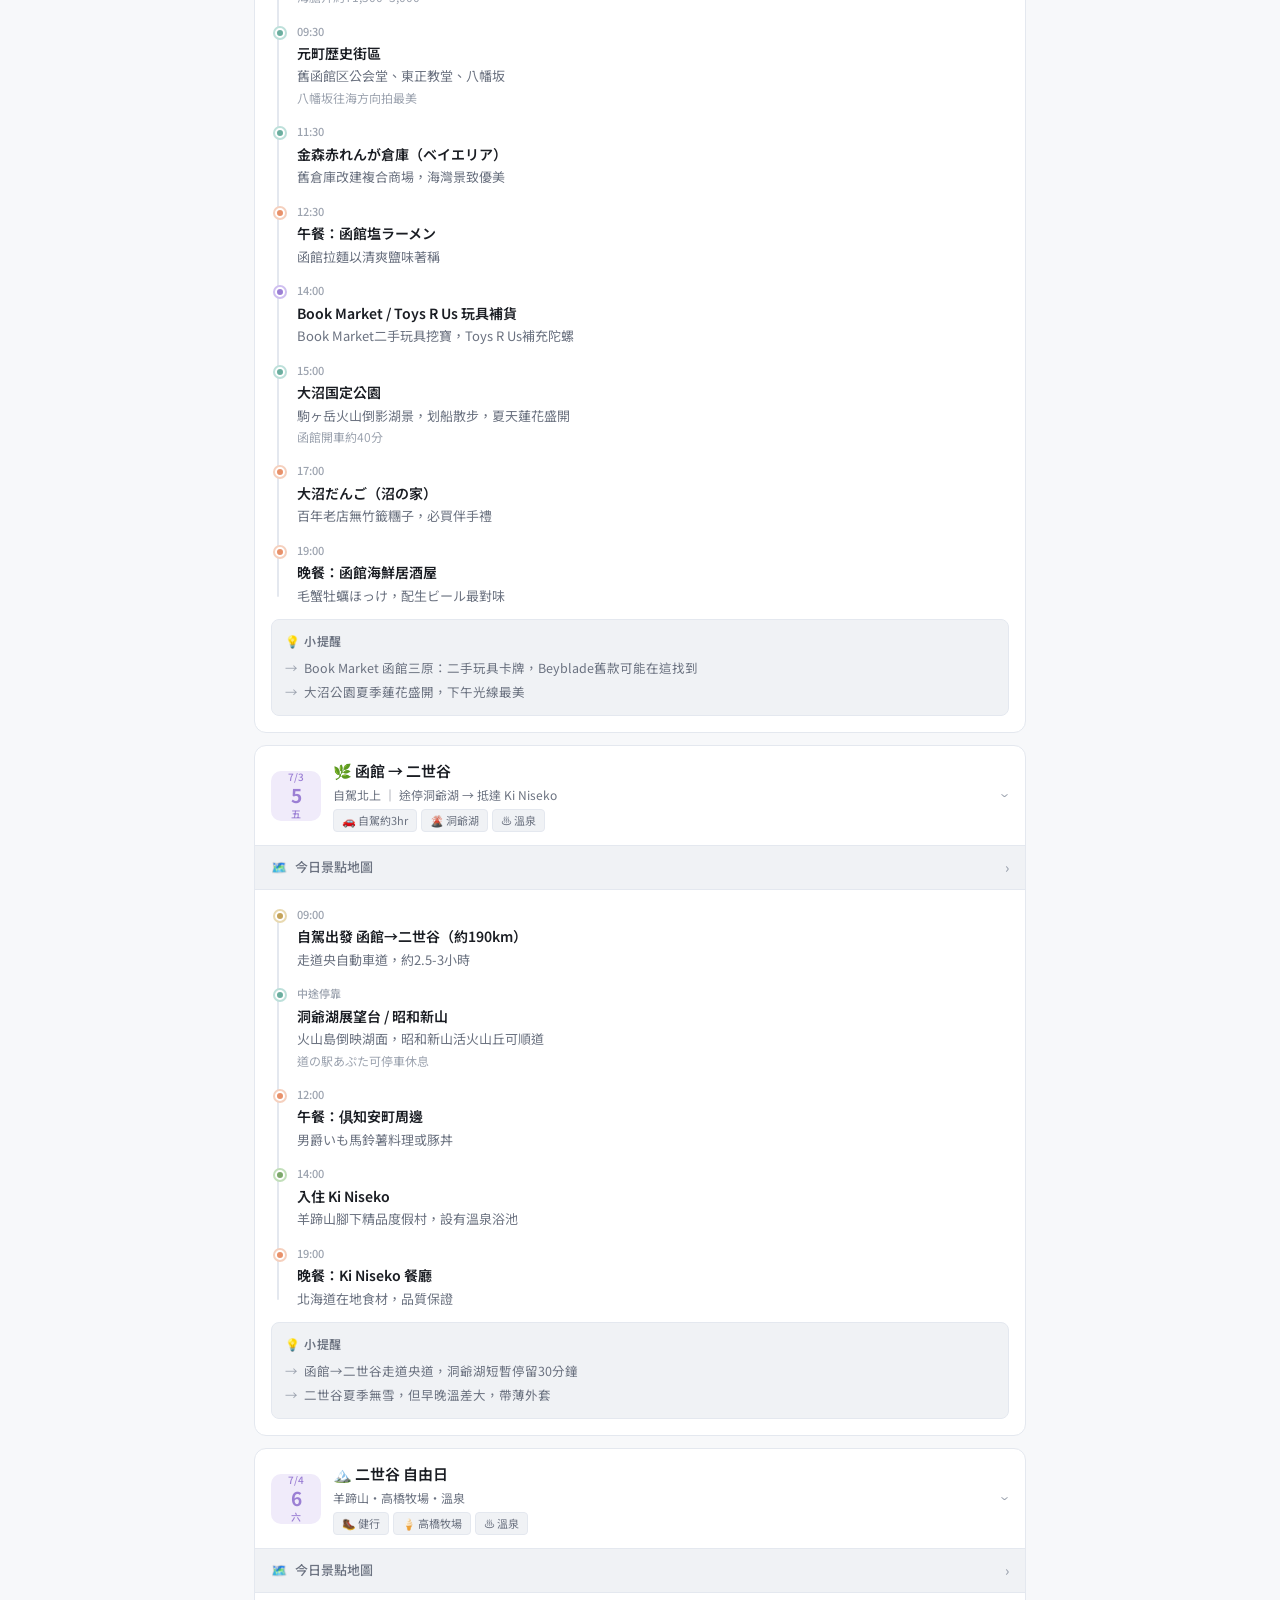
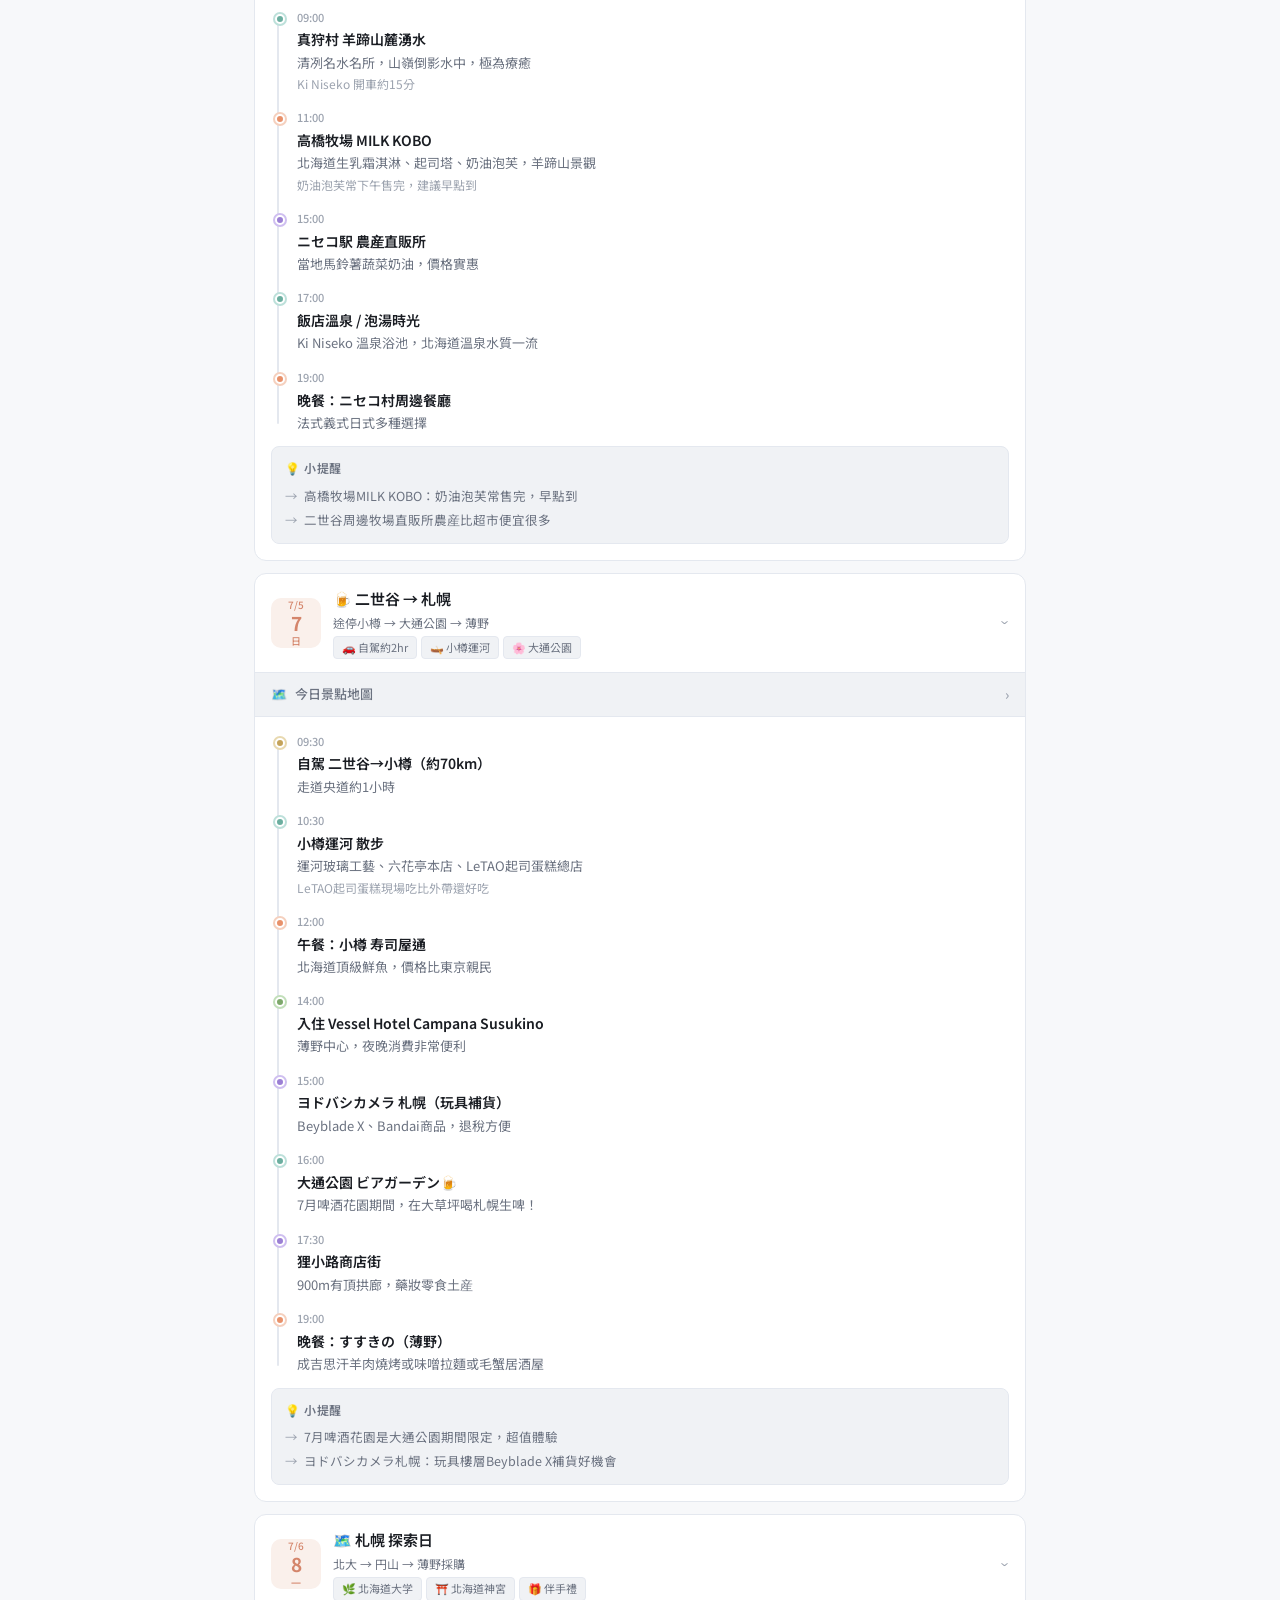
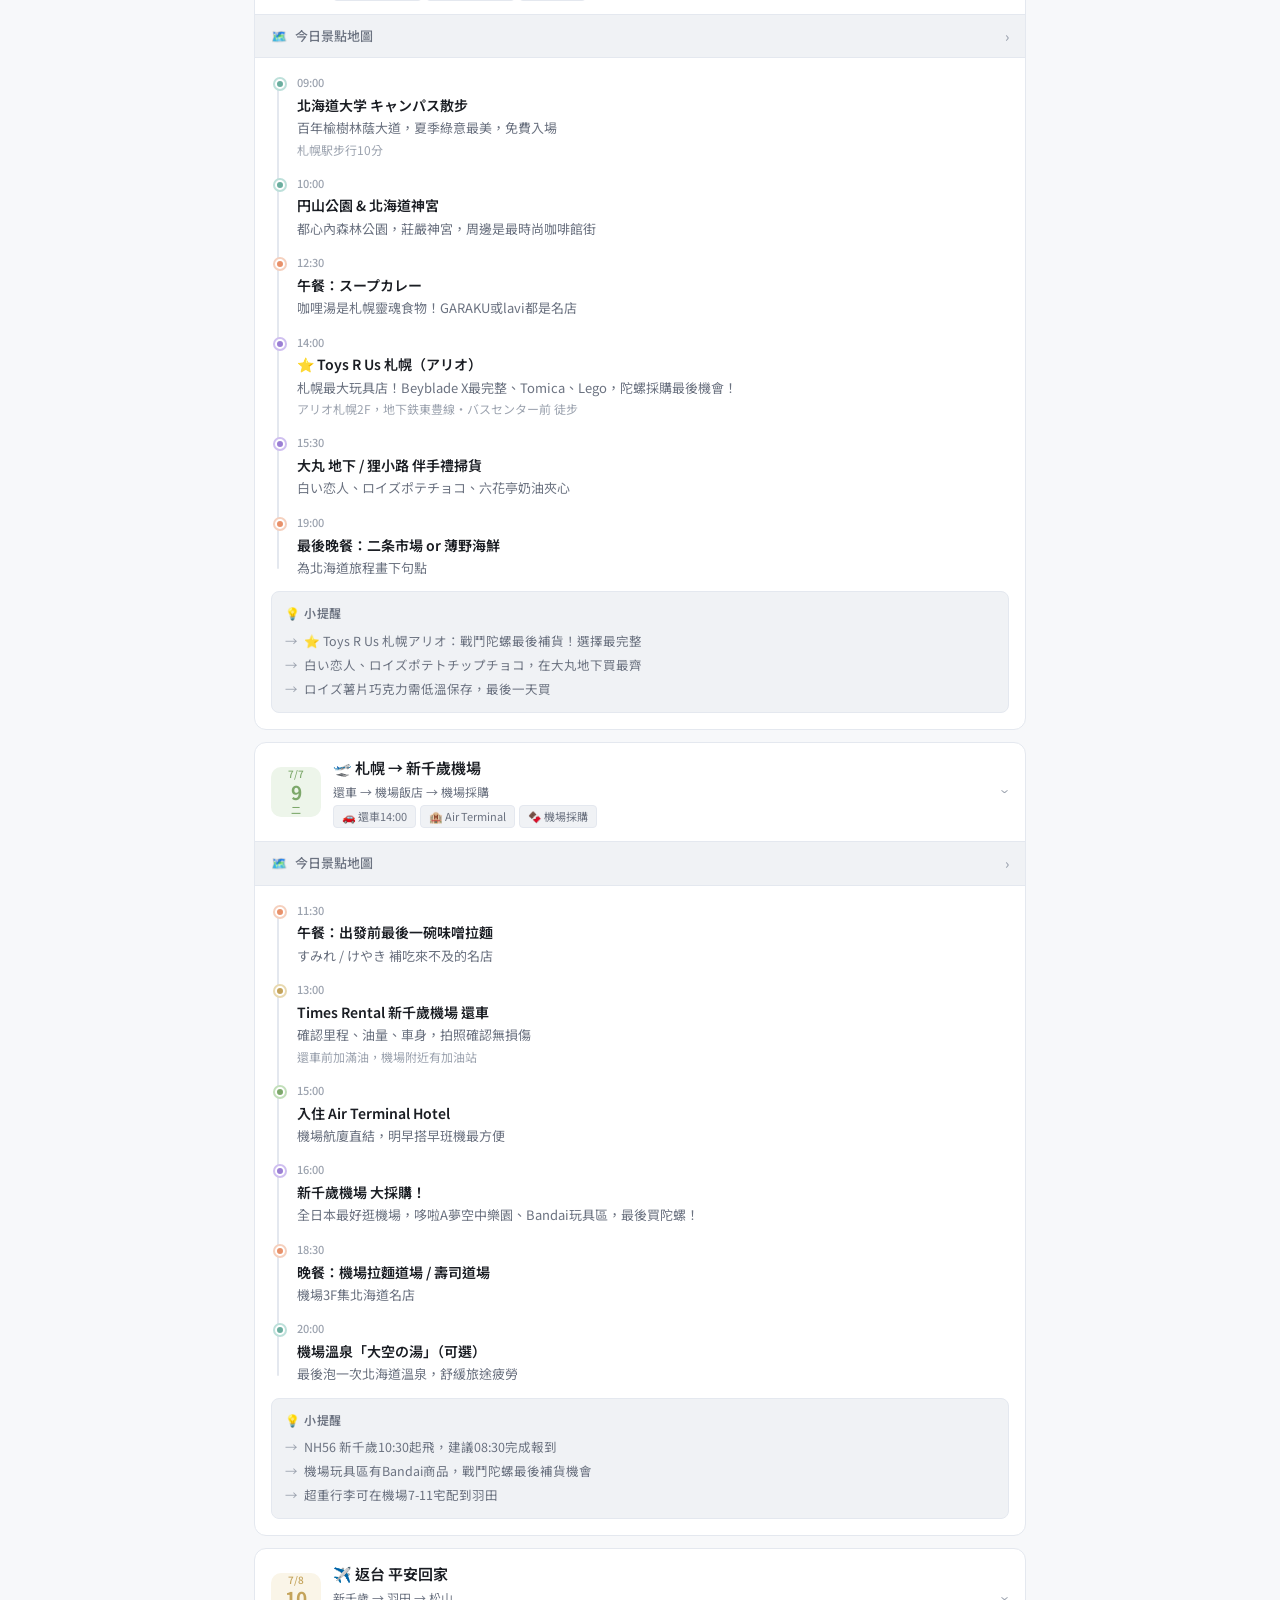
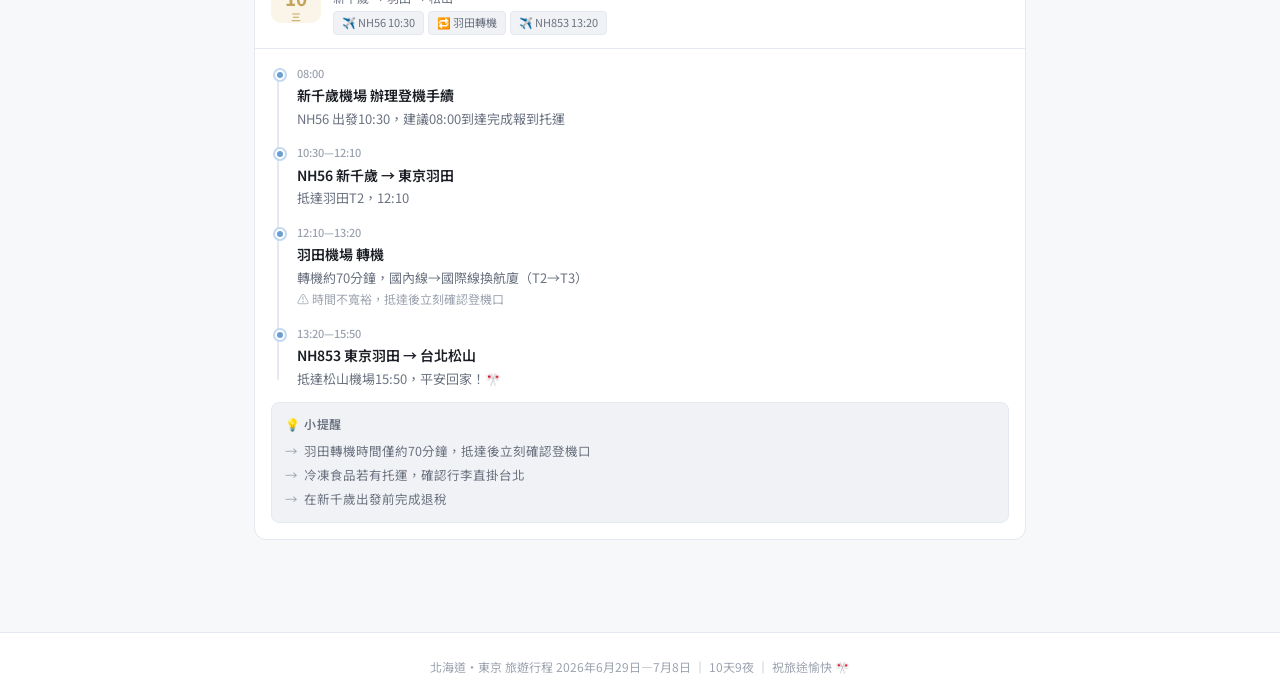
<file: JapanTravel2026/index.html>
<!DOCTYPE html>
<html lang="zh-TW">
<head>
<meta charset="UTF-8">
<meta name="viewport" content="width=device-width, initial-scale=1.0">
<title>日本旅遊行程 2026</title>
<style>
@import url('https://fonts.googleapis.com/css2?family=Noto+Sans+TC:wght@300;400;500;700&display=swap');
:root{
  --bg:#F7F8FA;--surface:#fff;--surface2:#F0F2F5;--border:#E4E8EF;
  --text-primary:#1A1D23;--text-secondary:#6B7280;--text-muted:#9CA3AF;
  --tokyo:#6B9FD4;--tokyo-light:#EBF2FA;
  --hakodate:#6BAE9F;--hakodate-light:#E8F5F2;
  --niseko:#9B7FD4;--niseko-light:#F0EBFA;
  --sapporo:#D4856B;--sapporo-light:#FAF0EB;
  --airport:#7DA86B;--airport-light:#EDF5EA;
  --transit:#C4A35A;--transit-light:#FAF5E8;
}
*{box-sizing:border-box;margin:0;padding:0}
body{font-family:'Noto Sans TC','Helvetica Neue',sans-serif;background:var(--bg);color:var(--text-primary);line-height:1.6;font-size:14px}
.header{background:var(--surface);border-bottom:1px solid var(--border);padding:32px 24px 24px;text-align:center}
.header-flag{font-size:32px;margin-bottom:8px}
.header h1{font-size:24px;font-weight:700;letter-spacing:.04em}
.header-sub{font-size:13px;color:var(--text-secondary);margin-top:4px}
.flight-bar{background:var(--surface);border-bottom:1px solid var(--border);padding:14px 24px;display:flex;flex-wrap:wrap;gap:10px;justify-content:center}
.flight-pill{display:flex;align-items:center;gap:6px;background:var(--surface2);border:1px solid var(--border);border-radius:20px;padding:5px 12px;font-size:12px;color:var(--text-secondary)}
.flight-pill .fn{font-weight:600;color:var(--text-primary)}
.overview{display:flex;flex-wrap:wrap;gap:8px;padding:16px 24px;justify-content:center}
.area-chip{display:flex;align-items:center;gap:6px;padding:7px 14px;border-radius:8px;font-size:13px;font-weight:500;border:1.5px solid transparent}
.area-chip.tokyo   {background:var(--tokyo-light);  color:var(--tokyo);  border-color:#C2D9F0}
.area-chip.hakodate{background:var(--hakodate-light);color:var(--hakodate);border-color:#BDE0DA}
.area-chip.niseko  {background:var(--niseko-light); color:var(--niseko); border-color:#CFBFF0}
.area-chip.sapporo {background:var(--sapporo-light);color:var(--sapporo);border-color:#F0CEBE}
.area-chip.airport {background:var(--airport-light);color:var(--airport);border-color:#C2DFBA}
.chip-days{background:rgba(0,0,0,.08);border-radius:4px;padding:1px 6px;font-size:11px}
.main{max-width:800px;margin:0 auto;padding:14px 14px 48px}
/* Day card */
.day-card{background:var(--surface);border:1px solid var(--border);border-radius:12px;margin-bottom:12px;overflow:hidden}
.day-header{display:flex;align-items:center;gap:12px;padding:13px 16px;border-bottom:1px solid var(--border);cursor:pointer;user-select:none}
.day-header:hover{background:var(--surface2)}
.day-badge{min-width:50px;height:50px;border-radius:10px;display:flex;flex-direction:column;align-items:center;justify-content:center;font-size:10px;font-weight:500;flex-shrink:0}
.day-badge .day-num{font-size:19px;font-weight:700;line-height:1.1}
.day-badge.tokyo   {background:var(--tokyo-light);  color:var(--tokyo)}
.day-badge.hakodate{background:var(--hakodate-light);color:var(--hakodate)}
.day-badge.niseko  {background:var(--niseko-light); color:var(--niseko)}
.day-badge.sapporo {background:var(--sapporo-light);color:var(--sapporo)}
.day-badge.airport {background:var(--airport-light);color:var(--airport)}
.day-badge.transit {background:var(--transit-light);color:var(--transit)}
.day-title-block{flex:1}
.day-title-block h2{font-size:15px;font-weight:600}
.day-title-block .day-meta{font-size:12px;color:var(--text-secondary);margin-top:2px}
.day-tags{display:flex;flex-wrap:wrap;gap:4px;margin-top:4px}
.tag{font-size:11px;padding:2px 8px;border-radius:4px;background:var(--surface2);color:var(--text-secondary);border:1px solid var(--border)}
.chevron{color:var(--text-muted);font-size:16px;transition:transform .2s;flex-shrink:0}
.day-card.open .chevron{transform:rotate(90deg)}
.day-body{display:none}
.day-card.open .day-body{display:block}
/* Map */
.map-section{border-bottom:1px solid var(--border);background:var(--surface2)}
.map-toggle{display:flex;align-items:center;gap:8px;padding:10px 16px;cursor:pointer;user-select:none;font-size:13px;font-weight:500;color:var(--text-secondary)}
.map-toggle:hover{background:var(--border)}
.map-chevron{margin-left:auto;color:var(--text-muted);font-size:14px;transition:transform .2s}
.map-toggle.open .map-chevron{transform:rotate(90deg)}
.map-wrap{display:none;padding:0 16px 14px}
.map-wrap.visible{display:block}
.map-container{position:relative;width:100%;background:#e8f0e8;border:1px solid var(--border);border-radius:10px;overflow:hidden;cursor:grab}
.map-container:active{cursor:grabbing}
.map-container svg{display:block;width:100%;height:auto}
/* Tooltip */
.map-tooltip{position:absolute;background:#1A1D23;color:#fff;border-radius:8px;padding:8px 12px;font-size:12px;pointer-events:none;opacity:0;transition:opacity .15s;z-index:100;max-width:200px;line-height:1.5}
.map-tooltip .tt-title{font-weight:700;font-size:13px;margin-bottom:3px}
.map-tooltip .tt-badge{font-size:10px;padding:1px 6px;border-radius:8px;display:inline-block;margin-bottom:3px}
/* Pin list */
.map-pins{display:flex;flex-wrap:wrap;gap:5px;margin-top:8px}
.spot-pin{display:flex;align-items:center;gap:5px;background:var(--surface);border:1px solid var(--border);border-radius:14px;padding:3px 9px;font-size:12px;color:var(--text-primary);cursor:pointer;text-decoration:none;transition:all .15s}
.spot-pin:hover{border-color:#9CA3AF;box-shadow:0 1px 4px rgba(0,0,0,.08)}
.pin-num{width:18px;height:18px;border-radius:50%;display:flex;align-items:center;justify-content:center;font-size:10px;font-weight:700;color:#fff;flex-shrink:0}
/* Legend */
.map-legend{display:flex;flex-wrap:wrap;gap:5px;margin-top:6px}
.legend-item{display:flex;align-items:center;gap:4px;font-size:11px;color:var(--text-secondary);background:var(--surface);border:1px solid var(--border);border-radius:10px;padding:2px 8px}
.legend-dot{width:9px;height:9px;border-radius:50%;flex-shrink:0}
/* Zoom controls */
.zoom-controls{position:absolute;top:8px;right:8px;display:flex;flex-direction:column;gap:3px;z-index:10}
.zoom-btn{width:28px;height:28px;background:var(--surface);border:1px solid var(--border);border-radius:6px;display:flex;align-items:center;justify-content:center;cursor:pointer;font-size:16px;font-weight:700;color:var(--text-secondary);user-select:none}
.zoom-btn:hover{background:var(--surface2)}
/* Layer toggles */
.layer-bar{display:flex;flex-wrap:wrap;gap:6px;margin-top:8px;margin-bottom:2px;align-items:center}
.layer-bar-label{font-size:11px;color:var(--text-muted);font-weight:600;letter-spacing:.05em;margin-right:2px}
.layer-btn{display:flex;align-items:center;gap:4px;padding:4px 10px;border-radius:14px;font-size:12px;font-weight:500;cursor:pointer;user-select:none;border:1.5px solid;transition:all .15s}
.layer-btn.active{color:#fff !important}
.layer-btn:not(.active){background:var(--surface) !important;color:var(--text-secondary) !important}
/* Timeline */
.day-content{padding:16px}
.timeline{position:relative;padding-left:26px}
.timeline::before{content:'';position:absolute;left:6px;top:8px;bottom:8px;width:2px;background:var(--border);border-radius:1px}
.tl-item{position:relative;margin-bottom:16px}
.tl-item:last-child{margin-bottom:0}
.tl-dot{position:absolute;left:-22px;top:5px;width:10px;height:10px;border-radius:50%;background:var(--border);border:2px solid var(--surface);box-shadow:0 0 0 2px var(--border)}
.tl-dot.flight{background:#6B9FD4;box-shadow:0 0 0 2px #C2D9F0}
.tl-dot.food  {background:#E8916A;box-shadow:0 0 0 2px #F5D0BE}
.tl-dot.sight {background:#6BAE9F;box-shadow:0 0 0 2px #BDE0DA}
.tl-dot.shop  {background:#9B7FD4;box-shadow:0 0 0 2px #CFBFF0}
.tl-dot.hotel {background:#7DA86B;box-shadow:0 0 0 2px #C2DFBA}
.tl-dot.car   {background:#C4A35A;box-shadow:0 0 0 2px #E8D9B0}
.tl-time{font-size:11px;color:var(--text-muted);font-weight:500;margin-bottom:2px}
.tl-title{font-size:14px;font-weight:600;margin-bottom:2px}
.tl-desc{font-size:13px;color:var(--text-secondary);line-height:1.5}
.tl-sub{font-size:12px;color:var(--text-muted);margin-top:2px}
.section-label{font-size:11px;font-weight:600;letter-spacing:.08em;text-transform:uppercase;color:var(--text-muted);margin:18px 0 8px;display:flex;align-items:center;gap:8px}
.section-label::after{content:'';flex:1;height:1px;background:var(--border)}
.food-grid{display:grid;grid-template-columns:repeat(auto-fill,minmax(150px,1fr));gap:8px;margin-top:10px}
.food-card{background:#FEF8F4;border:1px solid #F5D0BE;border-radius:8px;padding:9px 11px}
.food-card .fc-name{font-size:13px;font-weight:600;color:#C4614A}
.food-card .fc-desc{font-size:12px;color:var(--text-secondary);margin-top:2px}
.shop-card{background:var(--niseko-light);border:1px solid #CFBFF0;border-radius:8px;padding:9px 11px}
.shop-card .sh-name{font-size:13px;font-weight:600;color:var(--niseko)}
.shop-card .sh-desc{font-size:12px;color:var(--text-secondary);margin-top:2px}
.tips-box{background:var(--surface2);border:1px solid var(--border);border-radius:8px;padding:11px 13px;margin-top:14px}
.tips-box-title{font-size:12px;font-weight:600;color:var(--text-secondary);margin-bottom:6px;letter-spacing:.05em;text-transform:uppercase}
.tips-list{list-style:none}
.tips-list li{font-size:12.5px;color:var(--text-secondary);padding:2px 0;display:flex;gap:6px}
.tips-list li::before{content:'→';color:var(--text-muted);flex-shrink:0}
.footer{text-align:center;font-size:12px;color:var(--text-muted);padding:24px;border-top:1px solid var(--border);background:var(--surface);margin-top:32px}
@media(max-width:520px){.header h1{font-size:20px}.food-grid{grid-template-columns:1fr 1fr}}
</style>
</head>
<body>
<div class="header">
  <div class="header-flag">✈️ 🇯🇵</div>
  <h1>北海道・東京 旅遊行程</h1>
  <div class="header-sub">2026年6月29日 — 7月8日 ｜ 10天9夜</div>
</div>
<div class="flight-bar">
  <div class="flight-pill"><span class="fn">NH852</span><span>松山→羽田</span><span>6/29 13:30</span></div>
  <div class="flight-pill"><span class="fn">NH555</span><span>羽田→函館</span><span>7/1 13:15</span></div>
  <div class="flight-pill"><span class="fn">🚗自駕</span><span>函館→新千歲</span><span>7/3-7/7</span></div>
  <div class="flight-pill"><span class="fn">NH56</span><span>新千歲→羽田</span><span>7/8 10:30</span></div>
  <div class="flight-pill"><span class="fn">NH853</span><span>羽田→松山</span><span>7/8 13:20</span></div>
</div>
<div class="overview">
  <div class="area-chip tokyo">🗼 東京 <span class="chip-days">2夜</span></div>
  <div class="area-chip hakodate">⛰️ 函館 <span class="chip-days">2夜</span></div>
  <div class="area-chip niseko">🌿 二世谷 <span class="chip-days">2夜</span></div>
  <div class="area-chip sapporo">🍺 札幌 <span class="chip-days">2夜</span></div>
  <div class="area-chip airport">🛫 新千歲 <span class="chip-days">1夜</span></div>
</div>
<div class="main" id="mainContent"></div>
<div class="footer">北海道・東京 旅遊行程 2026年6月29日—7月8日 ｜ 10天9夜 ｜ 祝旅途愉快 🎌</div>

<script>
// ── Type config ──
const TYPES = {
  sight:       { emoji:'🟢', label:'景點',  bg:'#E8F5F2', color:'#6BAE9F', fill:'#6BAE9F' },
  food:        { emoji:'🟠', label:'美食',  bg:'#FEF0E8', color:'#D4714A', fill:'#E8916A' },
  shop:        { emoji:'🟣', label:'購物',  bg:'#F0EBFA', color:'#9B7FD4', fill:'#9B7FD4' },
  hotel:       { emoji:'🏨', label:'飯店',  bg:'#EDF5EA', color:'#7DA86B', fill:'#7DA86B' },
  car:         { emoji:'🚗', label:'租車',  bg:'#FAF5E8', color:'#C4A35A', fill:'#C4A35A' },
  flight:      { emoji:'✈️', label:'交通',  bg:'#EBF2FA', color:'#6B9FD4', fill:'#6B9FD4' },
  toy:         { emoji:'🪀', label:'玩具店',bg:'#FDF0FF', color:'#C026D3', fill:'#E040FB' },
  supermarket: { emoji:'🛒', label:'超市',  bg:'#FFFBEA', color:'#D97706', fill:'#F59E0B' },
  mall:        { emoji:'🏬', label:'商場/百貨',bg:'#FFF1F2', color:'#E11D48', fill:'#FB7185' },
  lifestyle:   { emoji:'🛍️', label:'生活雜貨',bg:'#FEF9C3', color:'#A16207', fill:'#EAB308' },
  electronics: { emoji:'📷', label:'電器行',bg:'#EFF6FF', color:'#2563EB', fill:'#3B82F6' },
  secondhand:  { emoji:'♻️', label:'二手店',bg:'#F0FDF4', color:'#16A34A', fill:'#22C55E' },
  drugstore:   { emoji:'💊', label:'藥妝店',bg:'#FFF7ED', color:'#EA580C', fill:'#F97316' },
  gashapon:    { emoji:'🎰', label:'扭蛋店',bg:'#FDF4FF', color:'#9333EA', fill:'#A855F7' }
};

// 額外圖層：各區域連鎖店（依切換按鈕顯示）
const EXTRA_SPOTS = {
  tokyo: [
    // 商場/百貨
    {lat:35.6295,lng:139.7394,label:'アトレ品川',cat:'mall',desc:'品川駅直結商場，餐飲雜貨服飾，抵達當晚逛街首選'},
    // 生活雜貨
    {lat:35.6871,lng:139.7022,label:'Tokyu Hands 新宿店',cat:'lifestyle',desc:'新宿タイムズスクエア2-8F，7層樓文具DIY旅行用品，退稅可'},
    {lat:35.6609,lng:139.6997,label:'Loft 渋谷店',cat:'lifestyle',desc:'渋谷宇田川町，B1-6F，文具美妝雜貨，退稅可'},
    {lat:35.6909,lng:139.7041,label:'Loft 新宿店',cat:'lifestyle',desc:'マルイ本館内，文具雜貨，退稅可'},
    {lat:35.6913,lng:139.7006,label:'MUJI 新宿通り店',cat:'lifestyle',desc:'新宿通り3F，衣物食品生活用品，退稅可'},
    {lat:35.6613,lng:139.6999,label:'MUJI 渋谷西武',cat:'lifestyle',desc:'渋谷西武B1-5F，大型店，含食品區，退稅可'},
    // 平價超市
    {lat:35.7049,lng:139.7294,label:'業務スーパー 新宿榎木店',cat:'mall',desc:'平價批發超市，大包裝食材零食進口食品，現金優先'},
    {lat:35.6771,lng:139.7067,label:'OKスーパー 千駄ヶ谷店',cat:'mall',desc:'平價超市，渋谷/原宿徒步圈，鮮食蔬果肉類CP值高'},
    // 電器行
    {lat:35.6887,lng:139.6980,label:'ヤマダ電機 LABI新宿西口',cat:'electronics',desc:'電器+玩具樓層，新宿西口'},
    {lat:35.6598,lng:139.6981,label:'ヤマダ電機 LABI渋谷',cat:'electronics',desc:'道玄坂，電器玩具模型'},
    {lat:35.6599,lng:139.7021,label:'ビックカメラ 渋谷東口',cat:'electronics',desc:'1-5F，玩具藥妝電器，退稅+Visa 5%折扣'},
    // 二手店
    {lat:35.6896,lng:139.6984,label:'BOOKOFF 新宿西口',cat:'secondhand',desc:'3-6F大型二手店，遊戲玩具卡牌，可退稅'},
    {lat:35.6917,lng:139.7119,label:'BOOKOFF 新宿靖国通り',cat:'secondhand',desc:'遊戲漫畫DVD玩具，價格便宜'},
    {lat:35.7006,lng:139.7705,label:'駿河屋 秋葉原本館',cat:'secondhand',desc:'二手玩具卡牌大本營（秋葉原，可考慮加行程）'},
    {lat:35.6977,lng:139.7721,label:'駿河屋 秋葉原駅前店',cat:'secondhand',desc:'秋葉原駅旁，動漫周邊二手'},
    // 扭蛋店【原宿】
    {lat:35.6697,lng:139.7030,label:'がちゃ処 原宿店',cat:'gashapon',desc:'【原宿①】Gacha-Dokoro，原宿ル・ポンテビルB1F A-5，神宮前1-14-2'},
    {lat:35.6706,lng:139.7038,label:'#C-pla+ 原宿竹下通店',cat:'gashapon',desc:'【原宿②】竹下通商圈扭蛋店，神宮前1丁目16番3号'},
    {lat:35.6706,lng:139.7040,label:'扭蛋森林 原宿ALTA店',cat:'gashapon',desc:'【原宿③】ガチャガチャの森，原宿アルタ2F，神宮前1-16-4'},
    {lat:35.6641,lng:139.7046,label:'baseyard tokyo 原宿店',cat:'gashapon',desc:'【原宿④】ベースヤード トーキョー，神宮前6-12-22 2F'},
    // 扭蛋店【渋谷】
    {lat:35.6598,lng:139.7003,label:'ドリームカプセル MAGNET by SHIBUYA109',cat:'gashapon',desc:'【渋谷①】MAGNET by SHIBUYA109 5F，神南1-23-10'},
    {lat:35.6576,lng:139.6978,label:'ヤマダデンキ LABI 渋谷店',cat:'gashapon',desc:'【渋谷②】道玄坂2-29-20，扭蛋區在電器賣場內'},
    {lat:35.6609,lng:139.6980,label:'MEGA ドン・キホーテ 渋谷本店',cat:'gashapon',desc:'【渋谷③】宇田川町28-6，24h，扭蛋藏在各樓層'},
    {lat:35.6617,lng:139.6988,label:'ハンズ渋谷店',cat:'gashapon',desc:'【渋谷④】Tokyu Hands 渋谷，宇田川町12-18，文具雜貨扭蛋'},
    // 扭蛋店【新宿西口】
    {lat:35.6907,lng:139.6966,label:'BIC CAMERA 新宿西口',cat:'gashapon',desc:'【新宿西①】新宿西口ハルク 2F〜6F，新宿1-5-1'},
    {lat:35.6897,lng:139.6974,label:'ヨドバシカメラ 新宿西口本店',cat:'gashapon',desc:'【新宿西②】西新宿1-11-1，扭蛋區在玩具館附近'},
    {lat:35.6893,lng:139.6968,label:'ヨドバシカメラ Hobby & Toy館',cat:'gashapon',desc:'【新宿西③】西新宿1-12-3，玩具・Hobby專門館'},
    {lat:35.6899,lng:139.6970,label:'ヨドバシカメラ ガシャポン館',cat:'gashapon',desc:'【新宿西④】⭐扭蛋專門館！西新宿1-11-9 第二富士ビル，超多種類'},
    {lat:35.6888,lng:139.6980,label:'ヤマダ電機 LABI 新宿西口館',cat:'gashapon',desc:'【新宿西⑤】西新宿1-18-8，電器行內設扭蛋區'},
    // 扭蛋店【新宿東口】
    {lat:35.6915,lng:139.7031,label:'ヨドバシカメラ マルチメディア新宿東口',cat:'gashapon',desc:'【新宿東①】新宿3-26-7，東口大型電器館含扭蛋區'},
    {lat:35.6921,lng:139.7034,label:'ガシャポンバンダイ 新宿マルイアネックス6F',cat:'gashapon',desc:'【新宿東②】⭐GASHAPON BANDAI官方旗艦！新宿3-1-26 マルイアネックス6F'},
    {lat:35.6921,lng:139.7038,label:'ビックカメラ 新宿東口店',cat:'gashapon',desc:'【新宿東③】新宿3-29-1，扭蛋區在玩具賣場旁'},
    {lat:35.6936,lng:139.7006,label:'ガチャガチャの森 新宿サブナード店',cat:'gashapon',desc:'【新宿東④】新宿サブナード地下街401区画（靖国通り下），冷氣超涼快'},
    {lat:35.6953,lng:139.7015,label:'ガシャポンバンダイ namco TOKYO 東急歌舞伎町タワー3F',cat:'gashapon',desc:'【新宿東⑤】歌舞伎町1-29-1 東急歌舞伎町タワー3F，Bandai官方＋namco合作店'},
    // 藥妝
    {lat:35.6916,lng:139.7019,label:'マツモトキヨシ 新宿東口',cat:'drugstore',desc:'新宿東口大型店，退稅可，品項超齊'},
    {lat:35.6905,lng:139.6972,label:'ツルハドラッグ 新宿西口',cat:'drugstore',desc:'新宿西口，24h，藥妝日用品'},
    {lat:35.6612,lng:139.6993,label:'マツモトキヨシ 渋谷',cat:'drugstore',desc:'渋谷駅旁，保養品藥妝，退稅可'},
    {lat:35.6678,lng:139.7045,label:'ウェルシア 原宿表参道',cat:'drugstore',desc:'原宿表参道旁，藥妝零食'}
  ],
  hakodate: [
    // 商場
    {lat:41.7777,lng:140.7941,label:'AEON 湯の川店',cat:'mall',desc:'函館最大AEON！超市+Daiso+服飾+遊戲區，機場附近'},
    // 生活雜貨
    {lat:41.7896,lng:140.7520,label:'MUJI シエスタハコダテ',cat:'lifestyle',desc:'4層樓大型MUJI！含食品超市，衣物雜貨，函館本町，退稅可'},
    // 平價超市
    {lat:41.8002,lng:140.7430,label:'業務スーパー 函館多賀町店',cat:'mall',desc:'平價批發超市，凍食大包裝進口零食，自駕路過方便'},
    {lat:41.7983,lng:140.7758,label:'業務スーパー 函館本通店',cat:'mall',desc:'大型業務超市，品項豐富，函館市西側'},
    // 二手店
    {lat:41.8199,lng:140.7431,label:'BOOKOFF 函館昭和店',cat:'secondhand',desc:'二手書遊戲玩具，函館規模最大'},
    {lat:41.8192,lng:140.7344,label:'GEO 函館昭和店',cat:'secondhand',desc:'二手遊戲主機軟體，2F，1F是Second Street'},
    {lat:41.8044,lng:140.7721,label:'GEO 函館鍛治店',cat:'secondhand',desc:'二手遊戲書籍DVD'},
    // 藥妝
    {lat:41.7740,lng:140.7298,label:'マツモトキヨシ 函館駅前',cat:'drugstore',desc:'函館駅徒步2分，藥妝保養品，退稅可'},
    {lat:41.7733,lng:140.7280,label:'ツルハドラッグ 函館駅前',cat:'drugstore',desc:'函館駅前，北海道本土連鎖藥妝，價格實惠'},
    {lat:41.7778,lng:140.7941,label:'ツルハドラッグ 湯の川店',cat:'drugstore',desc:'AEON湯の川旁，北海道藥妝連鎖'},
    // 美食
    {lat:41.7730,lng:140.7268,label:'街角クレープ',cat:'food',desc:'脆皮可麗餅專賣店，現做麵糊搭北海道鮮奶油，草莓鹽焦糖巧克力等季節限定口味'}
  ],
  niseko: [
    // 美食
    {lat:42.8566,lng:140.6869,label:'AFURI 阿夫利',cat:'food',desc:'超人氣柚子鹽拉麵，北海道唯一分店，以當地清泉水熬湯'},
    {lat:42.8548,lng:140.6875,label:'Tsubara Tsubara',cat:'food',desc:'二世谷人氣湯咖哩，北海道在地食材，辣度可自選'},
    {lat:42.8368,lng:140.6754,label:'高橋牧場 MILK KOBO',cat:'food',desc:'牧場內美食：PRATIVO蔬菜料理、Mandriano披薩起司、牛奶工房霜淇淋甜點，Milk Kobo站下車'},
    {lat:42.8562,lng:140.6850,label:"L'OCANDA",cat:'food',desc:'義式小餐廳，卡士達泡芙、蒙布朗、歐培拉等甜點必吃'},
    {lat:42.8554,lng:140.6858,label:'% ARABICA Niseko',cat:'food',desc:'京都人氣咖啡品牌二世谷分店，白色咖啡車，Hirafu街角'},
    {lat:42.8541,lng:140.6861,label:'Ichimura 一村',cat:'food',desc:'日式手打蕎麥麵，鴨肉・天婦羅・雞肉丸子，正對羊蹄山景觀'},
    {lat:42.8733,lng:140.7120,label:'Robata（Park Hyatt Hanazono）',cat:'food',desc:'日本料理爐端燒，雞腿串炭火海鮮，有中文菜單，位於Park Hyatt Hanazono飯店內'},
    {lat:42.8551,lng:140.6843,label:'Taj Mahal',cat:'food',desc:'印度咖哩連鎖，熱饢現烤香氣撲鼻，芒果拉西傳統印度料理，位於比羅夫十字街口，有中文菜單'}
  ],
  airport: [
    // 美食
    {lat:42.7795,lng:141.6922,label:'北海道牛乳カステラ',cat:'food',desc:'北海道牧場鮮奶蜂蜜蛋糕，軟綿濕潤，自助點餐，可加霜淇淋組合，新千歲機場內'},
    {lat:42.7791,lng:141.6918,label:'魚板榮（かま栄）',cat:'food',desc:'現做現炸魚板，招牌「扁形炸魚板」CP值極高，買了可去野餐，新千歲機場內'}
  ],
  sapporo: [
    // 商場
    {lat:43.0712,lng:141.3703,label:'Ario 札幌',cat:'mall',desc:'⭐大型商場！Toys R Us・Loft・超市・餐廳・兒童遊樂區，含札幌啤酒博物館旁'},
    {lat:43.0799,lng:141.4035,label:'AEON MALL 札幌苗穂',cat:'mall',desc:'超大型購物中心！全品牌+超市，開車10分'},
    {lat:43.0681,lng:141.3518,label:'札幌ステラプレイス',cat:'mall',desc:'札幌駅直結！Tokyu Hands・餐廳・服飾，7層樓旗艦商場'},
    // 生活雜貨
    {lat:43.0665,lng:141.3531,label:'Tokyu Hands 札幌店',cat:'lifestyle',desc:'ステラプレイス8F，文具DIY旅行用品，退稅可'},
    {lat:43.0576,lng:141.3532,label:'Loft モユク札幌店',cat:'lifestyle',desc:'モユク札幌3F，文具雜貨美妝'},
    {lat:43.0712,lng:141.3709,label:'Loft Ario札幌店',cat:'lifestyle',desc:'Ario札幌1F，雜貨文具，退稅限制請確認'},
    {lat:43.0915,lng:141.3364,label:'MUJI 新宿通り（札幌琴似）',cat:'lifestyle',desc:'西區獨立MUJI大店，生活雜貨食品衣物，退稅可'},
    // 平價超市
    {lat:43.0579,lng:141.3551,label:'業務スーパー 狸小路店',cat:'mall',desc:'⭐狸小路內！平價批發超市，零食大包裝，旅遊採購超方便'},
    // 電器行
    {lat:43.0683,lng:141.3477,label:'ヨドバシカメラ 札幌',cat:'electronics',desc:'札幌駅旁，玩具樓層Beyblade齊全'},
    {lat:43.0665,lng:141.3528,label:'ビックカメラ 札幌店',cat:'electronics',desc:'東急百貨5-6F，電器玩具'},
    {lat:43.0614,lng:141.3440,label:'ヤマダ電機 TechLand札幌',cat:'electronics',desc:'大型電器行，玩具遊戲區'},
    // 二手店
    {lat:43.0586,lng:141.3560,label:'BOOKOFF 札幌南2条',cat:'secondhand',desc:'⭐4層樓！1F玩偶figure遊戲、4F卡牌，狸小路旁'},
    {lat:43.0562,lng:141.3509,label:'駿河屋 札幌ノルベサ店',cat:'secondhand',desc:'⭐Norbesa 1F+3F，二手玩具figure卡牌，退稅可'},
    {lat:43.0579,lng:141.3556,label:'GEO 札幌狸小路2丁目',cat:'secondhand',desc:'二手遊戲主機電子產品，狸小路B1F'},
    // 藥妝
    {lat:43.0610,lng:141.3555,label:'マツモトキヨシ 狸小路2丁目',cat:'drugstore',desc:'狸小路中段，藥妝保養零食，退稅可'},
    {lat:43.0578,lng:141.3520,label:'ツルハドラッグ 狸小路1丁目',cat:'drugstore',desc:'北海道本土連鎖，薬価實惠，狸小路入口'},
    {lat:43.0688,lng:141.3506,label:'コクミン薬局 札幌駅前',cat:'drugstore',desc:'札幌駅前，大型藥妝，品項最齊'},
    {lat:43.0671,lng:141.3487,label:'サツドラ（サッポロドラッグ）',cat:'drugstore',desc:'北海道限定連鎖！本土最大，價格常低於本州連鎖'},
    // 美食
    {lat:43.0539,lng:141.3101,label:'円山牛乳販売店 MILK STORE',cat:'food',desc:'北海道神宮附近人氣牛乳店，牛乳・軟雪糕・鬆餅・可麗餅，円山公園前'},
    {lat:43.0634,lng:141.3527,label:'円山牛乳販売店 丸井今井店',cat:'food',desc:'丸井今井店限定「白いパフェ」¥1,380，別海町新鮮生乳製作'},
    {lat:43.0571,lng:141.3527,label:'すみれ（Sumire）',cat:'food',desc:'超人氣味噌拉麵名店，連日本人都排隊，中央区南3条西3丁目9-2 ピクシスビル 2F'},
    {lat:43.0479,lng:141.3851,label:'RAMEN N\'n',cat:'food',desc:'鶏出汁醬油拉麵＋迷你叉燒丼套餐¥1,350，豊平区美園2条4-4-1，定休水'},
    {lat:43.0480,lng:141.3218,label:'ダックラーメン・エイジ',cat:'food',desc:'鴨菲力沾麵¥1,800・鴨菲力飯¥550，中央区南8条西14-1-22，定休水'},
    {lat:43.0612,lng:141.3458,label:'ひるまがり',cat:'food',desc:'だし香る雞スパイスキーマカレー¥1,600，中央区大通西6-6-9 クリーンビル 2F，定休火水'},
    {lat:43.0810,lng:141.3731,label:'のや 2nd',cat:'food',desc:'ビーフストロガノフ¥1,250，東区北12条東5-1-17，定休火水'},
    {lat:43.0620,lng:141.3596,label:'おだし食堂はなれ',cat:'food',desc:'スープカレー・特選ジンギスカン御膳¥3,600，中央区南2条西1-6-2 第20広和ビル 1F，無定休'},
    {lat:43.0614,lng:141.3232,label:'CURRY CHARLES',cat:'food',desc:'歐風蛋包咖哩¥1,650，中央区南一条西13-317-2，黑色招牌咖哩'},
    {lat:43.0540,lng:141.3852,label:'Cafe E',cat:'food',desc:'4種起司奶油義大利麵¥1,500・阿芙佳朵¥900，白石区東札幌2条4-11-12，定休月'},
    {lat:43.0618,lng:141.3238,label:'Coffee gallery Clement',cat:'food',desc:'起司漢堡咖哩¥1,300，中央区南1条西13-317 フナコシヤ南1条ビル 2F，08:00-20:00'},
    {lat:43.0534,lng:141.3850,label:'ラーメン冬冬',cat:'food',desc:'辛味噌拉麵¥1,020・半炒飯¥450，白石区東札幌2条6丁目7-14 第2トーホービル 1F，定休火'},
    {lat:43.0512,lng:141.3837,label:'桜井製麺所',cat:'food',desc:'BLACK黒マー油そば¥980，白石区東札幌3条3-1-6，現金only，定休月'},
    {lat:43.0611,lng:141.3397,label:'豚骨拉麵大河',cat:'food',desc:'特上豚骨ラーメン¥1,500・替え玉¥200，中央区南二条西7-1 M\'sスペース2nd 1F，18:00-23:30'},
    {lat:42.9892,lng:141.3473,label:'CAFE CUCO',cat:'food',desc:'自家製麴の発酵贅沢ランチ¥2,000，南区真駒内本町6-1-1 マコマナイプラザビル 1F，定休水'},
    {lat:42.9888,lng:141.3477,label:'クレープ Peace&Love',cat:'food',desc:'純生草莓巧克力可麗餅¥750・奶油糖¥500，現金only，南区真駒内本町6-3-6'},
    {lat:42.9925,lng:141.4199,label:'とりたまファーム',cat:'food',desc:'泡雞白湯¥990・蛋白霜TKM¥790，清田区有明215-1，定休水'},
    {lat:43.1906,lng:141.0020,label:'大德燒肉（小樽）',cat:'food',desc:'平價和牛燒肉，連去兩天的好吃程度，位於小樽市內，往札幌途中停靠'}
  ]
};

// 每天對應的區域
const DAY_REGION = { 1:'tokyo', 2:'tokyo', 3:'hakodate', 4:'hakodate', 5:'niseko', 6:'niseko', 7:'sapporo', 8:'sapporo', 9:'airport' };

// 圖層開關狀態（每張地圖獨立）
const _layerState = {};

// ── Day data ──
const DAYS = [
  {
    id:1, date:'6/29', dow:'一', theme:'tokyo', icon:'🗼',
    title:'出發 → 抵達東京',
    meta:'松山出發 ｜ 品川プリンスホテル Nタワー',
    tags:['✈️ NH852','🛍️ 品川','🍜 東京美食'],
    map:{ cx:139.740, cy:35.630, zoom:1.8,
      spots:[
        {lat:35.6285,lng:139.7363,label:'品川プリンスホテル',type:'hotel',desc:'入住飯店，品川站步行5分'},
        {lat:35.5494,lng:139.7798,label:'羽田空港 T2',type:'flight',desc:'NH852抵達17:45，往品川'}
      ]
    },
    timeline:[
      {dot:'flight',time:'13:30—17:45',title:'NH852 台北松山 → 東京羽田',desc:'抵達羽田第2航廈，搭京急前往品川',sub:'品川站步行5分鐘可達飯店'},
      {dot:'hotel',time:'19:00',title:'入住 品川プリンスホテル Nタワー',desc:'品川站直結，交通非常便利'},
      {dot:'food',time:'19:30',title:'晚餐：品川周邊',desc:'アトレ品川或エキュート品川內多種選擇'}
    ],
    tips:['羽田機場購買 Suica/PASMO 交通卡，全程使用方便','羽田入境後可在機場換日幣','品川check-in後先放行李，輕裝外出逛街']
  },
  {
    id:2, date:'6/30', dow:'二', theme:'tokyo', icon:'🛍️',
    title:'東京 採購日',
    meta:'品川 → 渋谷 → 原宿 → 新宿',
    tags:['⛩️ 小網神社','🎮 任天堂','🪀 陀螺','💊 藥妝','📎 文具'],
    map:{ cx:139.703, cy:35.678, zoom:2.2,
      spots:[
        {lat:35.6836,lng:139.7819,label:'小網神社',type:'sight',desc:'強運厄除・錢洗弁天，江戶最強能量神社，人形町駅徒步3分，9:00開放'},
        {lat:35.6621,lng:139.6986,label:'Nintendo Tokyo',type:'shop',desc:'渋谷PARCO 6F，任天堂旗艦店'},
        {lat:35.6608,lng:139.6983,label:'MEGA Don Quijote 渋谷',type:'supermarket',desc:'24h，零食藥妝玩具陀螺都有'},
        {lat:35.6615,lng:139.6977,label:'Mandarake 渋谷',type:'toy',desc:'二手動漫玩具，戰鬥陀螺稀有款'},
        {lat:35.6677,lng:139.7065,label:'KIDDY LAND 原宿',type:'toy',desc:'玩具雜貨聖地，Bandai商品'},
        {lat:35.6668,lng:139.7046,label:'3Coins 旗艦（原宿）',type:'shop',desc:'原宿旗艦，全場均一'},
        {lat:35.6900,lng:139.7064,label:'世界堂 新宿本店',type:'shop',desc:'6層文具藝術材料大店'},
        {lat:35.6897,lng:139.6974,label:'ヨドバシ新宿 玩具館',type:'toy',desc:'⭐5層玩具樓！Beyblade X專區'},
        {lat:35.6913,lng:139.7030,label:'ビックカメラ 新宿',type:'toy',desc:'玩具模型Beyblade區，退稅方便'},
        {lat:35.6901,lng:139.7020,label:'ドン・キホーテ 新宿',type:'supermarket',desc:'24h，玩具零食藥妝'},
        {lat:35.6917,lng:139.7034,label:'マツモトキヨシ 新宿',type:'shop',desc:'藥妝退稅友善'},
        {lat:35.6941,lng:139.7037,label:'思い出横丁',type:'food',desc:'晚餐，懷舊居酒屋街'}
      ]
    },
    timeline:[
      {dot:'sight',time:'08:30',title:'⛩️ 小網神社 參拜',desc:'東京最強能量神社，主祀強運厄除・錢洗弁天，在錢洗井洗錢帶來財運，千疫不侵傳說加持',sub:'人形町駅A2出口徒步3分，16-23 Koami-cho, Nihonbashi, Chuo-ku'},
      {dot:'sight',time:'10:00',title:'Nintendo Tokyo（渋谷PARCO 6F）',desc:'任天堂旗艦店，Switch 2 周邊限定商品最齊',sub:'開店前建議稍早排隊'},
      {dot:'shop',time:'11:30',title:'Mandarake 渋谷 B2F',desc:'二手動漫玩具，戰鬥陀螺稀有款在這裡挖寶！'},
      {dot:'food',time:'12:30',title:'午餐：渋谷周邊',desc:'渋谷スクランブルスクエア餐廳樓層'},
      {dot:'shop',time:'14:00',title:'KIDDY LAND 原宿 / 3Coins 旗艦',desc:'玩具雜貨聖地，Bandai商品，全場均一百元雜貨'},
      {dot:'shop',time:'15:30',title:'⭐ 新宿玩具採購重點',desc:'ヨドバシ新宿玩具館（5層！），戰鬥陀螺 Beyblade X 最齊全',sub:'ヨドバシ：新宿西口步行3分，玩具館5層'},
      {dot:'shop',time:'17:30',title:'世界堂 新宿本店 / 藥妝掃貨',desc:'マツモトキヨシ / ドン・キホーテ，退稅消費滿5,000円'},
      {dot:'food',time:'19:00',title:'晚餐：思い出横丁',desc:'懷舊居酒屋橫丁，串燒搭生啤'}
    ],
    tips:['⛩️ 小網神社：記得帶零錢在錢洗井洗一洗，求財運！9:00開門建議早去避人潮','⭐ 戰鬥陀螺首選：ヨドバシ新宿玩具館（5層）+ ビックカメラ，Beyblade X 最新款在這最齊','Nintendo Tokyo 限量商品建議開店前到場','退稅：持台灣護照，滿5,000円即可免稅'],
    shopCards:[
      {name:'⭐ ヨドバシ玩具館',desc:'5層玩具樓，Beyblade X專區'},
      {name:'🎮 Nintendo Tokyo',desc:'渋谷PARCO 6F，限定商品'},
      {name:'🧸 Mandarake 渋谷',desc:'二手玩具，稀有陀螺'},
      {name:'🪀 KIDDY LAND',desc:'原宿玩具雜貨'},
      {name:'✏️ 世界堂',desc:'文具材料6層樓'}
    ]
  },
  {
    id:3, date:'7/1', dow:'三', theme:'transit', icon:'✈️',
    title:'東京 → 函館',
    meta:'上午逛街 → 飛函館 → 取車 → 夜景',
    tags:['✈️ NH555','🚗 Times取車','🌃 函館山夜景'],
    map:{ cx:140.730, cy:41.785, zoom:1.4,
      spots:[
        {lat:41.7699,lng:140.8221,label:'函館空港（取車）',type:'flight',desc:'NH555抵達14:35，Times Rental取車'},
        {lat:41.7969,lng:140.7561,label:'五稜郭公園',type:'sight',desc:'西洋式星形城郭，登展望台'},
        {lat:41.7745,lng:140.7262,label:'ラジェントステイ函館駅前',type:'hotel',desc:'入住飯店'},
        {lat:41.7741,lng:140.7305,label:'MaxValu 若松店',type:'supermarket',desc:'飯店旁超市，生鮮零食乳製品'},
        {lat:41.8247,lng:140.7375,label:'Toys R Us 函館',type:'toy',desc:'函館最大玩具店，Beyblade X'},
        {lat:41.8307,lng:140.7357,label:'TSUTAYA 函館（最大店）',type:'toy',desc:'全日本最大TSUTAYA，玩具卡牌'},
        {lat:41.7609,lng:140.7143,label:'函館山ロープウェイ',type:'sight',desc:'世界三大夜景！日落後最美'},
        {lat:41.7729,lng:140.7240,label:'大門横丁',type:'food',desc:'晚餐，屋台橫丁'}
      ]
    },
    timeline:[
      {dot:'flight',time:'13:15—14:35',title:'NH555 羽田 → 函館',desc:'抵達後前往函館機場 Times Rental 取車'},
      {dot:'car',time:'14:35',title:'函館機場 Times Rental 取車',desc:'租約至7/7 14:00，確認油量里程拍照存證'},
      {dot:'shop',time:'15:30',title:'玩具採購：Toys R Us 函館 / TSUTAYA',desc:'Toys R Us（Centre Maruyama）、全日本最大TSUTAYA，Beyblade X補貨',sub:'距函館駅開車約10分鐘'},
      {dot:'sight',time:'17:00',title:'五稜郭公園',desc:'日本罕見西洋式星形城郭，登展望台俯瞰全景'},
      {dot:'hotel',time:'18:30',title:'入住 ラジェントステイ函館駅前',desc:'函館駅徒步圈，旁邊就是朝市'},
      {dot:'sight',time:'19:30',title:'函館山夜景（纜車）',desc:'世界三大夜景！日落後30分鐘最美，夏季約20:00最佳'},
      {dot:'food',time:'21:00',title:'晚餐：大門横丁',desc:'函館著名屋台橫丁，串燒海鮮拉麵'}
    ],
    tips:['Toys R Us + TSUTAYA 函館是北海道玩具補貨好地點','MaxValu 若松店在飯店旁，方便買零食乳製品']
  },
  {
    id:4, date:'7/2', dow:'四', theme:'hakodate', icon:'🦑',
    title:'函館 一日遊',
    meta:'朝市 → 元町 → 金森倉庫 → 大沼',
    tags:['🦀 海鮮朝市','🏛️ 元町洋館','🌊 大沼湖'],
    map:{ cx:140.720, cy:41.880, zoom:0.9,
      spots:[
        {lat:41.7725,lng:140.7257,label:'函館朝市',type:'food',desc:'早餐，海膽鮭卵蓋飯'},
        {lat:41.7654,lng:140.7095,label:'元町公園・洋館街',type:'sight',desc:'舊公会堂、東正教堂、八幡坂'},
        {lat:41.7671,lng:140.7166,label:'金森赤れんが倉庫',type:'sight',desc:'海灣複合商場，伴手禮'},
        {lat:41.8222,lng:140.7409,label:'Book Market 函館（二手玩具）',type:'toy',desc:'二手卡牌玩具，舊款陀螺可能在這'},
        {lat:41.8247,lng:140.7375,label:'Toys R Us 函館',type:'toy',desc:'Beyblade X補貨'},
        {lat:41.7741,lng:140.7305,label:'MaxValu 若松店',type:'supermarket',desc:'超市採買'},
        {lat:41.9987,lng:140.6904,label:'大沼国定公園',type:'sight',desc:'駒ヶ岳倒影湖景，划船散步'},
        {lat:41.9981,lng:140.6915,label:'沼の家（大沼だんご）',type:'food',desc:'百年老店，無竹籤糰子'}
      ]
    },
    timeline:[
      {dot:'food',time:'07:00',title:'函館朝市',desc:'新鮮海膽螃蟹鮭魚卵蓋飯，日本最著名早市',sub:'海膽丼約¥1,500–3,000'},
      {dot:'sight',time:'09:30',title:'元町歴史街區',desc:'舊函館区公会堂、東正教堂、八幡坂',sub:'八幡坂往海方向拍最美'},
      {dot:'sight',time:'11:30',title:'金森赤れんが倉庫（ベイエリア）',desc:'舊倉庫改建複合商場，海灣景致優美'},
      {dot:'food',time:'12:30',title:'午餐：函館塩ラーメン',desc:'函館拉麵以清爽鹽味著稱'},
      {dot:'shop',time:'14:00',title:'Book Market / Toys R Us 玩具補貨',desc:'Book Market二手玩具挖寶，Toys R Us補充陀螺'},
      {dot:'sight',time:'15:00',title:'大沼国定公園',desc:'駒ヶ岳火山倒影湖景，划船散步，夏天蓮花盛開',sub:'函館開車約40分'},
      {dot:'food',time:'17:00',title:'大沼だんご（沼の家）',desc:'百年老店無竹籤糰子，必買伴手禮'},
      {dot:'food',time:'19:00',title:'晚餐：函館海鮮居酒屋',desc:'毛蟹牡蠣ほっけ，配生ビール最對味'}
    ],
    tips:['Book Market 函館三原：二手玩具卡牌，Beyblade舊款可能在這找到','大沼公園夏季蓮花盛開，下午光線最美']
  },
  {
    id:5, date:'7/3', dow:'五', theme:'niseko', icon:'🌿',
    title:'函館 → 二世谷',
    meta:'自駕北上 ｜ 途停洞爺湖 → 抵達 Ki Niseko',
    tags:['🚗 自駕約3hr','🌋 洞爺湖','♨️ 溫泉'],
    map:{ cx:140.730, cy:42.460, zoom:0.55,
      spots:[
        {lat:41.7699,lng:140.8221,label:'函館空港（出發）',type:'flight',desc:'自駕出發9:00'},
        {lat:42.5662,lng:140.8199,label:'洞爺湖展望台',type:'sight',desc:'火山島倒映湖面，中途停靠'},
        {lat:42.5408,lng:140.8583,label:'昭和新山',type:'sight',desc:'活火山熔岩丘，可選'},
        {lat:42.8466,lng:140.6436,label:'Ki Niseko',type:'hotel',desc:'入住，羊蹄山腳下度假村'}
      ]
    },
    timeline:[
      {dot:'car',time:'09:00',title:'自駕出發 函館→二世谷（約190km）',desc:'走道央自動車道，約2.5-3小時'},
      {dot:'sight',time:'中途停靠',title:'洞爺湖展望台 / 昭和新山',desc:'火山島倒映湖面，昭和新山活火山丘可順道',sub:'道の駅あぷた可停車休息'},
      {dot:'food',time:'12:00',title:'午餐：倶知安町周邊',desc:'男爵いも馬鈴薯料理或豚丼'},
      {dot:'hotel',time:'14:00',title:'入住 Ki Niseko',desc:'羊蹄山腳下精品度假村，設有溫泉浴池'},
      {dot:'food',time:'19:00',title:'晚餐：Ki Niseko 餐廳',desc:'北海道在地食材，品質保證'}
    ],
    tips:['函館→二世谷走道央道，洞爺湖短暫停留30分鐘','二世谷夏季無雪，但早晚溫差大，帶薄外套']
  },
  {
    id:6, date:'7/4', dow:'六', theme:'niseko', icon:'🏔️',
    title:'二世谷 自由日',
    meta:'羊蹄山・高橋牧場・溫泉',
    tags:['🥾 健行','🍦 高橋牧場','♨️ 溫泉'],
    map:{ cx:140.668, cy:42.840, zoom:1.3,
      spots:[
        {lat:42.8466,lng:140.6436,label:'Ki Niseko',type:'hotel',desc:'出發地，含溫泉設施'},
        {lat:42.7878,lng:140.7882,label:'真狩村 羊蹄山湧水',type:'sight',desc:'清冽名水，山嶺倒影'},
        {lat:42.8368,lng:140.6754,label:'高橋牧場 MILK KOBO',type:'food',desc:'霜淇淋起司塔奶油泡芙'},
        {lat:42.8424,lng:140.6877,label:'ニセコ駅 農産直販所',type:'shop',desc:'當地農産，伴手禮採購'}
      ]
    },
    timeline:[
      {dot:'sight',time:'09:00',title:'真狩村 羊蹄山麓湧水',desc:'清冽名水名所，山嶺倒影水中，極為療癒',sub:'Ki Niseko 開車約15分'},
      {dot:'food',time:'11:00',title:'高橋牧場 MILK KOBO',desc:'北海道生乳霜淇淋、起司塔、奶油泡芙，羊蹄山景觀',sub:'奶油泡芙常下午售完，建議早點到'},
      {dot:'shop',time:'15:00',title:'ニセコ駅 農産直販所',desc:'當地馬鈴薯蔬菜奶油，價格實惠'},
      {dot:'sight',time:'17:00',title:'飯店溫泉 / 泡湯時光',desc:'Ki Niseko 溫泉浴池，北海道溫泉水質一流'},
      {dot:'food',time:'19:00',title:'晚餐：ニセコ村周邊餐廳',desc:'法式義式日式多種選擇'}
    ],
    tips:['高橋牧場MILK KOBO：奶油泡芙常售完，早點到','二世谷周邊牧場直販所農産比超市便宜很多']
  },
  {
    id:7, date:'7/5', dow:'日', theme:'sapporo', icon:'🍺',
    title:'二世谷 → 札幌',
    meta:'途停小樽 → 大通公園 → 薄野',
    tags:['🚗 自駕約2hr','🛶 小樽運河','🌸 大通公園'],
    map:{ cx:141.180, cy:43.120, zoom:0.75,
      spots:[
        {lat:43.1990,lng:141.0021,label:'小樽運河',type:'sight',desc:'運河散步、玻璃工藝、LeTAO'},
        {lat:43.1897,lng:141.0022,label:'小樽 寿司屋通',type:'food',desc:'午餐，北海道頂級鮮魚'},
        {lat:43.0608,lng:141.3544,label:'大通公園',type:'sight',desc:'7月 ビアガーデン 啤酒花園！'},
        {lat:43.0683,lng:141.3477,label:'ヨドバシカメラ 札幌',type:'toy',desc:'Beyblade X、Bandai商品'},
        {lat:43.0572,lng:141.3527,label:'狸小路商店街',type:'shop',desc:'900m商店街，藥妝土産'},
        {lat:43.0695,lng:141.3330,label:'イオン 札幌桑園',type:'supermarket',desc:'大型超市，食品日用品'},
        {lat:43.0542,lng:141.3493,label:'Vessel Hotel Campana',type:'hotel',desc:'入住，薄野中心'},
        {lat:43.0552,lng:141.3546,label:'すすきの（薄野）',type:'food',desc:'晚餐，成吉思汗或味噌拉麵'}
      ]
    },
    timeline:[
      {dot:'car',time:'09:30',title:'自駕 二世谷→小樽（約70km）',desc:'走道央道約1小時'},
      {dot:'sight',time:'10:30',title:'小樽運河 散步',desc:'運河玻璃工藝、六花亭本店、LeTAO起司蛋糕總店',sub:'LeTAO起司蛋糕現場吃比外帶還好吃'},
      {dot:'food',time:'12:00',title:'午餐：小樽 寿司屋通',desc:'北海道頂級鮮魚，價格比東京親民'},
      {dot:'hotel',time:'14:00',title:'入住 Vessel Hotel Campana Susukino',desc:'薄野中心，夜晚消費非常便利'},
      {dot:'shop',time:'15:00',title:'ヨドバシカメラ 札幌（玩具補貨）',desc:'Beyblade X、Bandai商品，退稅方便'},
      {dot:'sight',time:'16:00',title:'大通公園 ビアガーデン🍺',desc:'7月啤酒花園期間，在大草坪喝札幌生啤！'},
      {dot:'shop',time:'17:30',title:'狸小路商店街',desc:'900m有頂拱廊，藥妝零食土産'},
      {dot:'food',time:'19:00',title:'晚餐：すすきの（薄野）',desc:'成吉思汗羊肉燒烤或味噌拉麵或毛蟹居酒屋'}
    ],
    tips:['7月啤酒花園是大通公園期間限定，超值體驗','ヨドバシカメラ札幌：玩具樓層Beyblade X補貨好機會']
  },
  {
    id:8, date:'7/6', dow:'一', theme:'sapporo', icon:'🗺️',
    title:'札幌 探索日',
    meta:'北大 → 円山 → 薄野採購',
    tags:['🌿 北海道大学','⛩️ 北海道神宮','🎁 伴手禮'],
    map:{ cx:141.340, cy:43.065, zoom:1.5,
      spots:[
        {lat:43.0780,lng:141.3400,label:'北海道大学',type:'sight',desc:'百年楡樹林蔭大道，免費入場'},
        {lat:43.0557,lng:141.3126,label:'円山公園・北海道神宮',type:'sight',desc:'森林公園，莊嚴神宮'},
        {lat:43.0707,lng:141.3706,label:'Toys R Us 札幌（アリオ）',type:'toy',desc:'⭐札幌最大玩具店！Beyblade X最完整'},
        {lat:43.0683,lng:141.3477,label:'ヨドバシカメラ 札幌',type:'toy',desc:'玩具樓層，Beyblade X模型'},
        {lat:43.0608,lng:141.3544,label:'大丸 地下伴手禮',type:'shop',desc:'白い恋人、ロイズ、六花亭'},
        {lat:43.0695,lng:141.3330,label:'イオン 札幌桑園',type:'supermarket',desc:'大型超市，北海道食材採購'},
        {lat:43.0572,lng:141.3527,label:'狸小路商店街',type:'shop',desc:'最後藥妝補貨'},
        {lat:43.0609,lng:141.3531,label:'二条市場',type:'food',desc:'晚餐，海鮮蓋飯'}
      ]
    },
    timeline:[
      {dot:'sight',time:'09:00',title:'北海道大学 キャンパス散步',desc:'百年楡樹林蔭大道，夏季綠意最美，免費入場',sub:'札幌駅步行10分'},
      {dot:'sight',time:'10:00',title:'円山公園 & 北海道神宮',desc:'都心內森林公園，莊嚴神宮，周邊是最時尚咖啡館街'},
      {dot:'food',time:'12:30',title:'午餐：スープカレー',desc:'咖哩湯是札幌靈魂食物！GARAKU或lavi都是名店'},
      {dot:'shop',time:'14:00',title:'⭐ Toys R Us 札幌（アリオ）',desc:'札幌最大玩具店！Beyblade X最完整、Tomica、Lego，陀螺採購最後機會！',sub:'アリオ札幌2F，地下鉄東豊線・バスセンター前 徒步'},
      {dot:'shop',time:'15:30',title:'大丸 地下 / 狸小路 伴手禮掃貨',desc:'白い恋人、ロイズポテチョコ、六花亭奶油夾心'},
      {dot:'food',time:'19:00',title:'最後晚餐：二条市場 or 薄野海鮮',desc:'為北海道旅程畫下句點'}
    ],
    tips:['⭐ Toys R Us 札幌アリオ：戰鬥陀螺最後補貨！選擇最完整','白い恋人、ロイズポテトチップチョコ，在大丸地下買最齊','ロイズ薯片巧克力需低溫保存，最後一天買']
  },
  {
    id:9, date:'7/7', dow:'二', theme:'airport', icon:'🛫',
    title:'札幌 → 新千歲機場',
    meta:'還車 → 機場飯店 → 機場採購',
    tags:['🚗 還車14:00','🏨 Air Terminal','🍫 機場採購'],
    map:{ cx:141.686, cy:42.779, zoom:2.0,
      spots:[
        {lat:42.7791,lng:141.6866,label:'新千歲空港',type:'flight',desc:'還車入住採購晚餐溫泉'},
        {lat:42.7745,lng:141.6893,label:'Times Rental 還車',type:'car',desc:'14:00還車，確認里程油量'},
        {lat:42.7800,lng:141.6870,label:'Air Terminal Hotel',type:'hotel',desc:'機場直結，明早出發方便'},
        {lat:42.7793,lng:141.6872,label:'機場玩具・土産店',type:'toy',desc:'Bandai玩具區、Beyblade、Pokemon，最後補貨！'},
        {lat:42.7788,lng:141.6868,label:'機場超市・食品區',type:'supermarket',desc:'白い恋人、ロイズ，一次買齊'}
      ]
    },
    timeline:[
      {dot:'food',time:'11:30',title:'午餐：出發前最後一碗味噌拉麵',desc:'すみれ / けやき 補吃來不及的名店'},
      {dot:'car',time:'13:00',title:'Times Rental 新千歲機場 還車',desc:'確認里程、油量、車身，拍照確認無損傷',sub:'還車前加滿油，機場附近有加油站'},
      {dot:'hotel',time:'15:00',title:'入住 Air Terminal Hotel',desc:'機場航廈直結，明早搭早班機最方便'},
      {dot:'shop',time:'16:00',title:'新千歲機場 大採購！',desc:'全日本最好逛機場，哆啦A夢空中樂園、Bandai玩具區，最後買陀螺！'},
      {dot:'food',time:'18:30',title:'晚餐：機場拉麵道場 / 壽司道場',desc:'機場3F集北海道名店'},
      {dot:'sight',time:'20:00',title:'機場溫泉「大空の湯」（可選）',desc:'最後泡一次北海道溫泉，舒緩旅途疲勞'}
    ],
    tips:['NH56 新千歲10:30起飛，建議08:30完成報到','機場玩具區有Bandai商品，戰鬥陀螺最後補貨機會','超重行李可在機場7-11宅配到羽田']
  },
  {
    id:10, date:'7/8', dow:'三', theme:'transit', icon:'✈️',
    title:'返台 平安回家',
    meta:'新千歲 → 羽田 → 松山',
    tags:['✈️ NH56 10:30','🔁 羽田轉機','✈️ NH853 13:20'],
    map:null,
    timeline:[
      {dot:'flight',time:'08:00',title:'新千歲機場 辦理登機手續',desc:'NH56 出發10:30，建議08:00到達完成報到托運'},
      {dot:'flight',time:'10:30—12:10',title:'NH56 新千歲 → 東京羽田',desc:'抵達羽田T2，12:10'},
      {dot:'flight',time:'12:10—13:20',title:'羽田機場 轉機',desc:'轉機約70分鐘，國內線→國際線換航廈（T2→T3）',sub:'⚠️ 時間不寬裕，抵達後立刻確認登機口'},
      {dot:'flight',time:'13:20—15:50',title:'NH853 東京羽田 → 台北松山',desc:'抵達松山機場15:50，平安回家！🎌'}
    ],
    tips:['羽田轉機時間僅約70分鐘，抵達後立刻確認登機口','冷凍食品若有托運，確認行李直掛台北','在新千歲出發前完成退稅']
  }
];

// ── Tile-based map renderer (OSM tiles loaded by browser) ──
const MAP_W = 700, MAP_H = 340;

// Web Mercator helpers
function lng2tile(lng, z) { return (lng + 180) / 360 * Math.pow(2, z); }
function lat2tile(lat, z) {
  const r = lat * Math.PI / 180;
  return (1 - Math.log(Math.tan(r) + 1/Math.cos(r)) / Math.PI) / 2 * Math.pow(2, z);
}
function tile2lng(x, z) { return x / Math.pow(2, z) * 360 - 180; }
function tile2lat(y, z) {
  const n = Math.PI - 2 * Math.PI * y / Math.pow(2, z);
  return 180 / Math.PI * Math.atan(0.5 * (Math.exp(n) - Math.exp(-n)));
}

// degree-zoom → OSM zoom level
function getOsmZ(degZoom) {
  // degZoom 0.5–2.5 → osmZ 9–15
  if (degZoom >= 2.0) return 12;
  if (degZoom >= 1.3) return 13;
  if (degZoom >= 0.8) return 13;
  if (degZoom >= 0.5) return 11;
  return 10;
}

const _mapState = {}; // containerId -> {cx,cy,osmZ,txOrig,tyOrig,pxOrig,pyOrig}

function buildMap(dayData, containerId) {
  const data = dayData.map;
  if (!data) return;
  const container = document.getElementById(containerId);
  if (!container) return;

  const { cx, cy } = data;
  const osmZ = _mapState[containerId] ? _mapState[containerId].osmZ : getOsmZ(data.zoom);

  // Center tile (fractional)
  const tcx = lng2tile(cx, osmZ);
  const tcy = lat2tile(cy, osmZ);

  // Tile size in px
  const TS = 256;

  // How many tiles we need
  const tilesX = Math.ceil(MAP_W / TS) + 2;
  const tilesY = Math.ceil(MAP_H / TS) + 2;

  // Top-left tile index
  const tx0 = Math.floor(tcx) - Math.floor(tilesX / 2);
  const ty0 = Math.floor(tcy) - Math.floor(tilesY / 2);

  // Pixel offset of center
  const pxCenter = (tcx - tx0) * TS;
  const pyCenter = (tcy - ty0) * TS;
  const ox = MAP_W / 2 - pxCenter;
  const oy = MAP_H / 2 - pyCenter;

  // Store state for zoom
  _mapState[containerId] = { cx, cy, osmZ, tx0, ty0, ox, oy, TS };

  // Build tile images
  let tilesHTML = '';
  const maxTile = Math.pow(2, osmZ);
  for (let dy = 0; dy < tilesY; dy++) {
    for (let dx = 0; dx < tilesX; dx++) {
      const tx = ((tx0 + dx) % maxTile + maxTile) % maxTile;
      const ty = ty0 + dy;
      if (ty < 0 || ty >= maxTile) continue;
      const px = ox + dx * TS;
      const py = oy + dy * TS;
      const url = `https://tile.openstreetmap.org/${osmZ}/${tx}/${ty}.png`;
      tilesHTML += `<image href="${url}" x="${px.toFixed(1)}" y="${py.toFixed(1)}" width="${TS}" height="${TS}" crossorigin="anonymous"/>`;
    }
  }

  // Convert lat/lng to pixel on this map
  function spotToXY(lat, lng) {
    const tx = lng2tile(lng, osmZ);
    const ty = lat2tile(lat, osmZ);
    const px = ox + (tx - tx0) * TS;
    const py = oy + (ty - ty0) * TS;
    return { x: px, y: py };
  }

  // ── Helper: build marker SVG for a spot ──
  function makeMarkerSVG(s, num, extraClass) {
    const tc = TYPES[s.type] || TYPES[s.cat] || { fill:'#999', bg:'#eee', color:'#666', emoji:'', label:'' };
    const { x, y } = spotToXY(s.lat, s.lng);
    // Extra spots use diamond shape to distinguish
    const shape = extraClass
      ? `<path d="M0-18 L8-8 L0,6 L-8-8 Z" fill="${tc.fill}" stroke="white" stroke-width="2"/>`
      : `<path d="M0-22C-6-22-11-17-11-11c0,7,11,22,11,22s11-15,11-22C11-17,6-22,0-22z" fill="${tc.fill}" stroke="white" stroke-width="2"/><circle r="6" cy="-11" fill="white"/>`;
    const labelY = extraClass ? '-5' : '-7.5';
    return `<g class="map-marker ${extraClass||''}" data-label="${s.label.replace(/"/g,'&quot;')}" data-desc="${(s.desc||'').replace(/"/g,'&quot;')}" data-type="${s.type||s.cat||''}" data-lat="${s.lat}" data-lng="${s.lng}" style="cursor:pointer" transform="translate(${x.toFixed(1)},${y.toFixed(1)})">
      ${shape}
      <text y="${labelY}" text-anchor="middle" dominant-baseline="middle" font-size="7" font-weight="700" fill="${extraClass?tc.fill:'#fff'}">${num}</text>
    </g>`;
  }

  // ── Main spots ──
  let markersSVG = '';
  let pinsHTML = '';
  const usedTypes = [];

  data.spots.forEach((s, i) => {
    const tc = TYPES[s.type] || { fill:'#999', bg:'#eee', color:'#666', emoji:'', label:'' };
    if (!usedTypes.includes(s.type)) usedTypes.push(s.type);
    markersSVG += makeMarkerSVG(s, i+1, '');
    pinsHTML += `<span class="spot-pin" data-map="${containerId}" data-idx="${i}">
      <span class="pin-num" style="background:${tc.fill}">${i+1}</span>${s.label}
    </span>`;
  });

  // ── Extra layer spots ──
  const region = DAY_REGION[dayData.id];
  const extraSpots = region ? (EXTRA_SPOTS[region] || []) : [];
  const CAT_GROUPS = [
    { cats:['food'],        label:'🍜 美食清單', fill:'#E8916A', borderColor:'#E8916A' },
    { cats:['gashapon'],    label:'🎰 扭蛋店',  fill:'#A855F7', borderColor:'#A855F7' },
    { cats:['mall'],        label:'🏬 大型商場', fill:'#FB7185', borderColor:'#FB7185' },
    { cats:['electronics'], label:'📷 電器行',   fill:'#3B82F6', borderColor:'#3B82F6' },
    { cats:['secondhand'],  label:'♻️ 二手店',  fill:'#22C55E', borderColor:'#22C55E' },
    { cats:['drugstore'],   label:'💊 藥妝店',  fill:'#F97316', borderColor:'#F97316' }
  ];

  // init layer state
  if (!_layerState[containerId]) {
    _layerState[containerId] = { food:false, gashapon:false, mall:false, lifestyle:false, electronics:false, secondhand:false, drugstore:false };
  }

  let extraLayersSVG = '';
  CAT_GROUPS.forEach(g => {
    const groupSpots = extraSpots.filter(s => g.cats.includes(s.cat));
    let groupSVG = '';
    groupSpots.forEach((s, i) => { groupSVG += makeMarkerSVG(s, i+1, 'extra-marker'); });
    const isOn = _layerState[containerId][g.cats[0]];
    extraLayersSVG += `<g class="extra-layer" id="${containerId}-layer-${g.cats[0]}" style="display:${isOn?'block':'none'}">${groupSVG}</g>`;
  });

  // ── Compass ──
  const compass = `<g transform="translate(${MAP_W-30},30)">
    <circle r="16" fill="white" stroke="#ccc" stroke-width="1" opacity="0.9"/>
    <text text-anchor="middle" y="-3" font-size="9" font-weight="700" fill="#E63950">N</text>
    <polygon points="0,-12 2.5,0 -2.5,0" fill="#E63950"/>
    <polygon points="0,12 2.5,0 -2.5,0" fill="#999"/>
  </g>`;

  // ── Attribution ──
  const attr = `<rect x="0" y="${MAP_H-18}" width="${MAP_W}" height="18" fill="white" opacity="0.75"/>
    <text x="6" y="${MAP_H-5}" font-size="9.5" fill="#555">© OpenStreetMap contributors</text>`;

  // ── Legend ──
  let legendHTML = '<div class="map-legend">';
  usedTypes.forEach(t => {
    const tc = TYPES[t];
    if (tc) legendHTML += `<span class="legend-item"><span class="legend-dot" style="background:${tc.fill}"></span>${tc.emoji} ${tc.label}</span>`;
  });
  legendHTML += '</div>';

  // ── Layer toggle buttons ──
  let layerBarHTML = '';
  if (extraSpots.length > 0) {
    layerBarHTML = `<div class="layer-bar"><span class="layer-bar-label">圖層顯示：</span>`;
    CAT_GROUPS.forEach(g => {
      const count = extraSpots.filter(s => g.cats.includes(s.cat)).length;
      if (count === 0) return;
      const isOn = _layerState[containerId][g.cats[0]];
      const bg = isOn ? g.fill : 'var(--surface)';
      const col = isOn ? '#fff' : 'var(--text-secondary)';
      layerBarHTML += `<button class="layer-btn${isOn?' active':''}"
        style="border-color:${g.fill};background:${bg};color:${col}"
        onclick="toggleLayer('${containerId}','${g.cats[0]}','${g.fill}',this)">
        ${g.label} <span style="opacity:.7">(${count})</span>
      </button>`;
    });
    layerBarHTML += '</div>';
  }

  container.innerHTML = `
    ${layerBarHTML}
    <div class="map-container" id="${containerId}-mc" style="position:relative;overflow:hidden;border-radius:10px;border:1px solid var(--border)">
      <svg id="${containerId}-svg" viewBox="0 0 ${MAP_W} ${MAP_H}" style="display:block;width:100%;height:auto" xmlns="http://www.w3.org/2000/svg" xmlns:xlink="http://www.w3.org/1999/xlink">
        <rect width="${MAP_W}" height="${MAP_H}" fill="#e8f0e8"/>
        <g id="${containerId}-vp">
          <g id="${containerId}-tiles">${tilesHTML}</g>
          <g id="${containerId}-markers">${markersSVG}</g>
          ${extraLayersSVG}
        </g>
        ${compass}
        ${attr}
      </svg>
      <div class="map-tooltip" id="${containerId}-tip" style="position:absolute;background:#1a1d23;color:#fff;border-radius:8px;padding:8px 12px;font-size:12px;pointer-events:none;opacity:0;transition:opacity .15s;z-index:10;max-width:210px;line-height:1.5;white-space:normal"></div>
      <div style="position:absolute;top:8px;right:8px;display:flex;flex-direction:column;gap:3px;z-index:10">
        <div class="zoom-btn" onclick="zoomMap('${containerId}',1)">+</div>
        <div class="zoom-btn" onclick="zoomMap('${containerId}',-1)">−</div>
      </div>
    </div>
    <div class="map-pins" id="${containerId}-pins">${pinsHTML}</div>
    ${legendHTML}`;

  bindMapEvents(containerId, data, extraSpots);
}

// ── Layer toggle ──
function toggleLayer(containerId, cat, fillColor, btn) {
  const layerEl = document.getElementById(`${containerId}-layer-${cat}`);
  if (!layerEl) return;
  if (!_layerState[containerId]) _layerState[containerId] = {};
  const isOn = _layerState[containerId][cat];
  _layerState[containerId][cat] = !isOn;
  layerEl.style.display = isOn ? 'none' : 'block';
  if (isOn) {
    btn.classList.remove('active');
    btn.style.background = 'var(--surface)';
    btn.style.color = 'var(--text-secondary)';
  } else {
    btn.classList.add('active');
    btn.style.background = fillColor;
    btn.style.color = '#fff';
  }
}

function bindMapEvents(containerId, data, extraSpots) {
  const mc = document.getElementById(containerId + '-mc');
  const tip = document.getElementById(containerId + '-tip');
  if (!mc || !tip) return;

  const showTip = (label, desc, type, relX, relY, lat, lng) => {
    const tc = TYPES[type] || { bg:'#eee', color:'#555', emoji:'', label:'' };
    const gmapUrl = lat && lng
      ? `https://www.google.com/maps/search/?api=1&query=${encodeURIComponent(label)},${lat},${lng}`
      : `https://www.google.com/maps/search/?api=1&query=${encodeURIComponent(label+' Japan')}`;
    tip.innerHTML = `
      <div style="font-weight:700;font-size:13px;margin-bottom:3px">${label}</div>
      <span style="font-size:10px;padding:1px 7px;border-radius:8px;background:${tc.bg};color:${tc.color};display:inline-block;margin-bottom:5px">${tc.emoji} ${tc.label}</span>
      <div style="font-size:12px;margin-bottom:6px">${desc}</div>
      <a href="${gmapUrl}" target="_blank" rel="noopener"
        style="display:inline-flex;align-items:center;gap:4px;background:#4285F4;color:#fff;border-radius:6px;padding:4px 9px;font-size:11px;font-weight:600;text-decoration:none;pointer-events:auto"
        onclick="event.stopPropagation()">
        🗺 Google Maps 開啟
      </a>`;
    const svgEl = mc.querySelector('svg');
    const scaleX = svgEl.clientWidth / MAP_W;
    const tipW = 220;
    let lx = relX * scaleX + 14;
    let ly = relY * scaleX - 110;
    if (lx + tipW > mc.clientWidth) lx = relX * scaleX - tipW - 6;
    if (ly < 4) ly = 4;
    tip.style.left = lx + 'px';
    tip.style.top = ly + 'px';
    tip.style.opacity = '1';
    tip.style.pointerEvents = 'auto';
  };

  const hideTip = () => { tip.style.opacity = '0'; };

  // Bind all markers (main + extra)
  mc.querySelectorAll('.map-marker').forEach(el => {
    const label = el.dataset.label || '';
    const desc  = el.dataset.desc  || '';
    const type  = el.dataset.type  || '';
    const lat   = parseFloat(el.dataset.lat) || null;
    const lng   = parseFloat(el.dataset.lng) || null;

    el.addEventListener('mouseenter', () => {
      const t = el.getAttribute('transform').match(/translate\(([^,]+),([^)]+)\)/);
      if (t) showTip(label, desc, type, parseFloat(t[1]), parseFloat(t[2]), lat, lng);
    });
    el.addEventListener('mouseleave', e => {
      // Don't hide if mouse moves onto the tooltip
      setTimeout(() => {
        if (!tip.matches(':hover')) hideTip();
      }, 120);
    });
    el.addEventListener('click', e => {
      e.stopPropagation();
      const t = el.getAttribute('transform').match(/translate\(([^,]+),([^)]+)\)/);
      if (t) showTip(label, desc, type, parseFloat(t[1]), parseFloat(t[2]), lat, lng);
    });
  });

  // ── Pan / drag ──
  let drag = null;
  const getXY = e => e.touches ? { x: e.touches[0].clientX, y: e.touches[0].clientY }
                                : { x: e.clientX, y: e.clientY };
  const svgEl = mc.querySelector('svg');
  const scaleRatio = () => MAP_W / svgEl.clientWidth;

  const vpEl = () => document.getElementById(containerId + '-vp');

  const getVpOffset = () => {
    const vp = vpEl();
    if (!vp) return { dx: 0, dy: 0 };
    const t = (vp.getAttribute('transform') || '').match(/translate\(([^,]+),([^)]+)\)/);
    return t ? { dx: parseFloat(t[1]), dy: parseFloat(t[2]) } : { dx: 0, dy: 0 };
  };

  const onDragStart = e => {
    if (e.target.closest('.zoom-btn') || e.target.closest('.map-marker') || e.target.closest('.map-tooltip')) return;
    const { x, y } = getXY(e);
    const { dx, dy } = getVpOffset();
    drag = { startX: x, startY: y, origDx: dx, origDy: dy };
    mc.style.cursor = 'grabbing';
    e.preventDefault();
  };

  let lastRefill = 0;
  const onDragMove = e => {
    if (!drag) return;
    e.preventDefault();
    const { x, y } = getXY(e);
    const r = scaleRatio();
    const dx = drag.origDx + (x - drag.startX) * r;
    const dy = drag.origDy + (y - drag.startY) * r;
    const vp = vpEl();
    if (vp) vp.setAttribute('transform', `translate(${dx.toFixed(1)},${dy.toFixed(1)})`);
    // Throttled tile refill every 150ms
    const now = Date.now();
    if (now - lastRefill > 150) { refillTiles(containerId); lastRefill = now; }
  };

  const onDragEnd = e => {
    if (!drag) return;
    // Update _mapState ox/oy to bake in the pan offset
    const { dx, dy } = getVpOffset();
    const st = _mapState[containerId];
    if (st) _mapState[containerId] = { ...st, ox: st.ox + dx, oy: st.oy + dy };
    // Remove transform and shift all tile positions by the offset
    const vp = vpEl();
    if (vp) {
      vp.removeAttribute('transform');
      vp.querySelectorAll('image').forEach(img => {
        img.setAttribute('x', (parseFloat(img.getAttribute('x')) + dx).toFixed(1));
        img.setAttribute('y', (parseFloat(img.getAttribute('y')) + dy).toFixed(1));
      });
      vp.querySelectorAll('.map-marker').forEach(el => {
        const t = el.getAttribute('transform').match(/translate\(([^,]+),([^)]+)\)/);
        if (t) el.setAttribute('transform',
          `translate(${(parseFloat(t[1])+dx).toFixed(1)},${(parseFloat(t[2])+dy).toFixed(1)})`);
      });
    }
    drag = null;
    mc.style.cursor = 'grab';
    // refill tiles that may now be needed
    refillTiles(containerId);
  };

  mc.addEventListener('mousedown',  onDragStart);
  mc.addEventListener('touchstart', onDragStart, { passive: false });
  window.addEventListener('mousemove',  onDragMove);
  window.addEventListener('touchmove',  onDragMove, { passive: false });
  window.addEventListener('mouseup',  onDragEnd);
  window.addEventListener('touchend', onDragEnd);

  // Tooltip hides when mouse leaves it
  tip.addEventListener('mouseleave', hideTip);

  mc.addEventListener('click', e => {
    if (drag !== null) return;
    if (!e.target.closest('.map-marker') && !tip.contains(e.target)) hideTip();
  });

  // Pin list → highlight marker
  const pinsEl = document.getElementById(containerId + '-pins');
  if (pinsEl) {
    pinsEl.querySelectorAll('.spot-pin').forEach(pin => {
      pin.addEventListener('click', () => {
        const idx = parseInt(pin.dataset.idx);
        const markers = mc.querySelectorAll('.map-marker:not(.extra-marker)');
        markers.forEach(m => m.querySelector('path').style.strokeWidth = '2');
        if (markers[idx]) {
          markers[idx].querySelector('path').style.strokeWidth = '4';
          const s = data.spots[idx];
          const t = markers[idx].getAttribute('transform').match(/translate\(([^,]+),([^)]+)\)/);
          const lat = parseFloat(markers[idx].dataset.lat) || null;
          const lng = parseFloat(markers[idx].dataset.lng) || null;
          if (t) showTip(s.label, s.desc, s.type, parseFloat(t[1]), parseFloat(t[2]), lat, lng);
          setTimeout(() => { markers.forEach(m => m.querySelector('path').style.strokeWidth = '2'); }, 5000);
        }
      });
    });
  }
}

function zoomMap(containerId, delta) {
  const st = _mapState[containerId];
  if (!st) return;
  const dayId = parseInt(containerId.replace('map-wrap-d',''));
  const day = DAYS.find(d => d.id === dayId);
  if (!day || !day.map) return;
  const newZ = Math.max(8, Math.min(17, st.osmZ + delta));
  if (newZ === st.osmZ) return;

  // Compute current screen-center lat/lng from existing state (accounting for pan)
  // Screen center (MAP_W/2, MAP_H/2) in tile coords:
  const vp = document.getElementById(containerId + '-vp');
  let vpDx = 0, vpDy = 0;
  if (vp) {
    const t = (vp.getAttribute('transform') || '').match(/translate\(([^,]+),([^)]+)\)/);
    if (t) { vpDx = parseFloat(t[1]); vpDy = parseFloat(t[2]); }
  }
  // effective ox/oy = state ox + vp offset
  const effOx = st.ox + vpDx;
  const effOy = st.oy + vpDy;
  // tile coords of screen center
  const centerTileX = st.tx0 + (MAP_W/2 - effOx) / st.TS;
  const centerTileY = st.ty0 + (MAP_H/2 - effOy) / st.TS;
  // convert to lng/lat
  const newCx = tile2lng(centerTileX, st.osmZ);
  const newCy = tile2lat(centerTileY, st.osmZ);

  // Rebuild with new zoom centered on current view center
  const newDay = { ...day, map: { ...day.map, cx: newCx, cy: newCy } };
  _mapState[containerId] = { ...st, osmZ: newZ };
  buildMap(newDay, containerId);
}

// ── Refill tiles when panned near edge ──
function refillTiles(containerId) {
  const st = _mapState[containerId];
  if (!st) return;
  const vp = document.getElementById(containerId + '-vp');
  if (!vp) return;

  // current effective ox/oy
  let vpDx = 0, vpDy = 0;
  const t = (vp.getAttribute('transform') || '').match(/translate\(([^,]+),([^)]+)\)/);
  if (t) { vpDx = parseFloat(t[1]); vpDy = parseFloat(t[2]); }
  const effOx = st.ox + vpDx;
  const effOy = st.oy + vpDy;

  const { osmZ, TS } = st;
  const maxTile = Math.pow(2, osmZ);
  const PAD = 1; // tiles of padding required

  // Current tile grid bounds in screen space
  const tilesG = vp.querySelector(`[id$="-tiles"]`);
  if (!tilesG) return;
  const imgs = tilesG.querySelectorAll('image');
  if (!imgs.length) return;

  // We need tiles to cover [0..MAP_W] x [0..MAP_H] with PAD extra
  const needLeft   = -PAD * TS;
  const needTop    = -PAD * TS;
  const needRight  = MAP_W + PAD * TS;
  const needBottom = MAP_H + PAD * TS;

  // Find current tile extent
  let minX = Infinity, maxX = -Infinity, minY = Infinity, maxY = -Infinity;
  let minTileCol = Infinity, maxTileCol = -Infinity;
  let minTileRow = Infinity, maxTileRow = -Infinity;

  imgs.forEach(img => {
    const ix = parseFloat(img.getAttribute('x'));
    const iy = parseFloat(img.getAttribute('y'));
    const sx = ix + vpDx; // screen x
    const sy = iy + vpDy;
    minX = Math.min(minX, sx); maxX = Math.max(maxX, sx + TS);
    minY = Math.min(minY, sy); maxY = Math.max(maxY, sy + TS);
  });

  // Compute tile col/row range from img data attributes (use position)
  // Reconstruct: tile col = tx0 + (imgX - origOx) / TS
  imgs.forEach(img => {
    const ix = parseFloat(img.getAttribute('x'));
    const iy = parseFloat(img.getAttribute('y'));
    const col = Math.round((ix - st.ox) / TS);
    const row = Math.round((iy - st.oy) / TS);
    minTileCol = Math.min(minTileCol, col);
    maxTileCol = Math.max(maxTileCol, col);
    minTileRow = Math.min(minTileRow, row);
    maxTileRow = Math.max(maxTileRow, row);
  });

  let added = false;
  const addTile = (col, row) => {
    const tx = ((st.tx0 + col) % maxTile + maxTile) % maxTile;
    const ty = st.ty0 + row;
    if (ty < 0 || ty >= maxTile) return;
    const px = st.ox + col * TS;
    const py = st.oy + row * TS;
    const img = document.createElementNS('http://www.w3.org/2000/svg', 'image');
    img.setAttribute('href', `https://tile.openstreetmap.org/${osmZ}/${tx}/${ty}.png`);
    img.setAttribute('x', px.toFixed(1));
    img.setAttribute('y', py.toFixed(1));
    img.setAttribute('width', TS);
    img.setAttribute('height', TS);
    img.setAttribute('crossorigin', 'anonymous');
    tilesG.appendChild(img);
    added = true;
  };

  // Expand left
  if (minX + vpDx > needLeft) {
    const newCol = minTileCol - 1;
    for (let r = minTileRow; r <= maxTileRow; r++) addTile(newCol, r);
    minTileCol = newCol;
  }
  // Expand right
  if (maxX + vpDx < needRight) {
    const newCol = maxTileCol + 1;
    for (let r = minTileRow; r <= maxTileRow; r++) addTile(newCol, r);
    maxTileCol = newCol;
  }
  // Expand top
  if (minY + vpDy > needTop) {
    const newRow = minTileRow - 1;
    for (let c = minTileCol; c <= maxTileCol; c++) addTile(c, newRow);
    minTileRow = newRow;
  }
  // Expand bottom
  if (maxY + vpDy < needBottom) {
    const newRow = maxTileRow + 1;
    for (let c = minTileCol; c <= maxTileCol; c++) addTile(c, newRow);
    maxTileRow = newRow;
  }
}

// ── Render days ──
function renderDay(d) {
  const mapId = 'map-wrap-d' + d.id;
  const mapSection = d.map ? `
    <div class="map-section">
      <div class="map-toggle" id="maptoggle${d.id}" onclick="toggleMap(${d.id})">
        <span>🗺️</span><span>今日景點地圖</span>
        <span class="map-chevron">›</span>
      </div>
      <div class="map-wrap" id="${mapId}"></div>
    </div>` : '';

  const timelineHTML = d.timeline.map(t => `
    <div class="tl-item">
      <div class="tl-dot ${t.dot}"></div>
      <div class="tl-time">${t.time}</div>
      <div class="tl-title">${t.title}</div>
      <div class="tl-desc">${t.desc}</div>
      ${t.sub ? `<div class="tl-sub">${t.sub}</div>` : ''}
    </div>`).join('');

  const tipsHTML = d.tips ? `<div class="tips-box">
    <div class="tips-box-title">💡 小提醒</div>
    <ul class="tips-list">${d.tips.map(t => `<li>${t}</li>`).join('')}</ul>
  </div>` : '';

  const shopCardsHTML = d.shopCards ? `
    <div class="section-label">今日購物重點</div>
    <div class="food-grid">${d.shopCards.map(c => `
      <div class="shop-card"><div class="sh-name">${c.name}</div><div class="sh-desc">${c.desc}</div></div>`).join('')}
    </div>` : '';

  const tagsHTML = d.tags.map(t => `<span class="tag">${t}</span>`).join('');

  return `<div class="day-card open" id="d${d.id}">
    <div class="day-header" onclick="toggle('d${d.id}')">
      <div class="day-badge ${d.theme}"><span>${d.date}</span><span class="day-num">${d.id}</span><span>${d.dow}</span></div>
      <div class="day-title-block">
        <h2>${d.icon} ${d.title}</h2>
        <div class="day-meta">${d.meta}</div>
        <div class="day-tags">${tagsHTML}</div>
      </div>
      <span class="chevron">›</span>
    </div>
    <div class="day-body">
      ${mapSection}
      <div class="day-content">
        <div class="timeline">${timelineHTML}</div>
        ${shopCardsHTML}
        ${tipsHTML}
      </div>
    </div>
  </div>`;
}

document.getElementById('mainContent').innerHTML = DAYS.map(renderDay).join('');

// ── Toggle functions ──
function toggle(id) {
  document.getElementById(id).classList.toggle('open');
}

function toggleMap(dayId) {
  const wrap = document.getElementById('map-wrap-d' + dayId);
  const btn = document.getElementById('maptoggle' + dayId);
  if (!wrap) return;
  const visible = wrap.classList.contains('visible');
  if (visible) {
    wrap.classList.remove('visible');
    btn.classList.remove('open');
  } else {
    wrap.classList.add('visible');
    btn.classList.add('open');
    const day = DAYS.find(d => d.id === dayId);
    if (day && day.map && !wrap._built) {
      buildMap(day, 'map-wrap-d' + dayId);
      wrap._built = true;
    }
  }
}
</script>
</body>
</html>
</file>
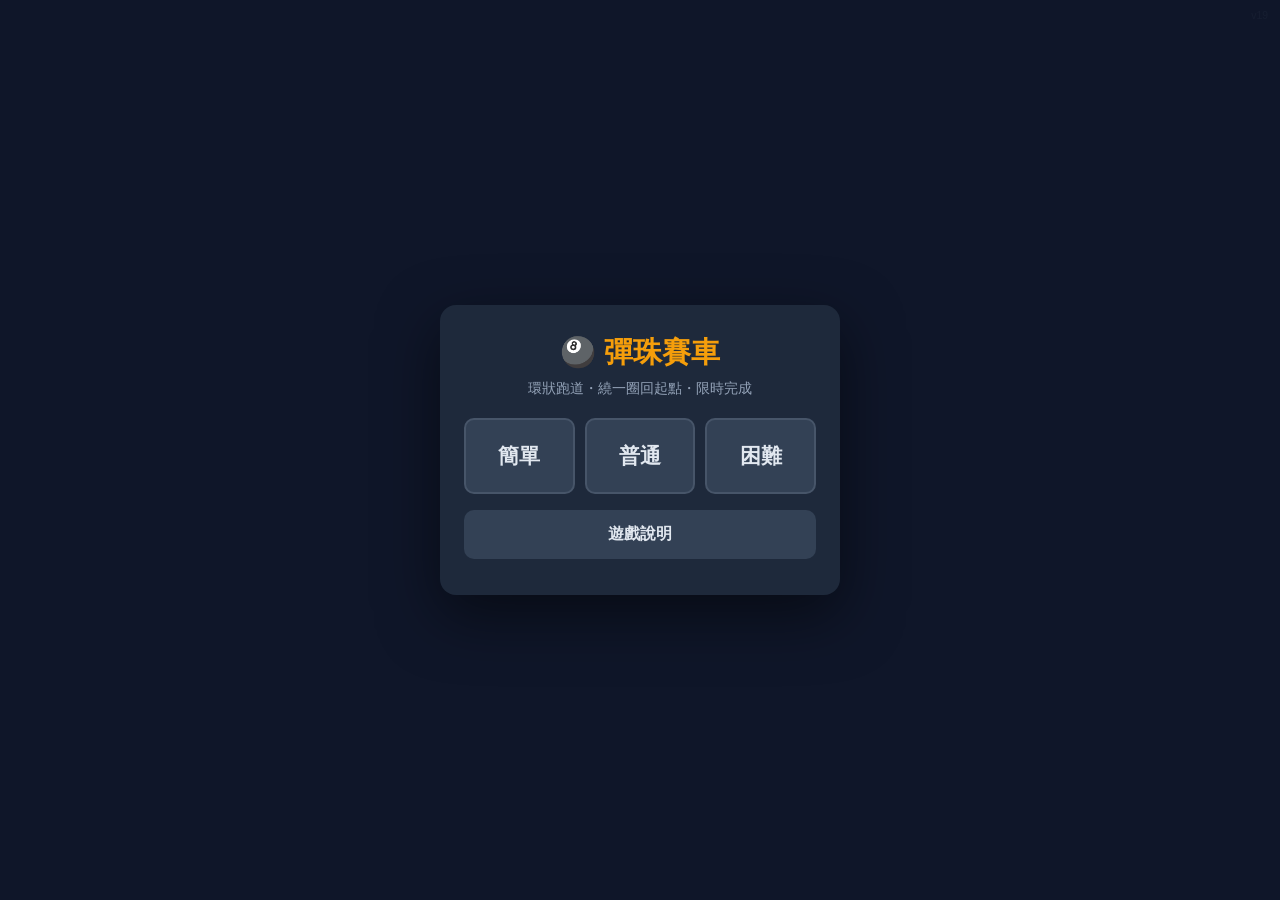
<file: MarbleRace/index.html>
<!DOCTYPE html>
<html lang="zh-TW">
<head>
<meta charset="UTF-8">
<meta name="viewport" content="width=device-width,initial-scale=1,maximum-scale=1,user-scalable=no,viewport-fit=cover">
<meta http-equiv="Cache-Control" content="no-cache, no-store, must-revalidate">
<meta http-equiv="Pragma" content="no-cache">
<title>彈珠賽車 v19</title>
<style>
  :root{
    --bg:#0f172a; --sur:#1e293b; --sur2:#334155;
    --acc:#f59e0b; --acc2:#06b6d4; --ok:#10b981; --err:#ef4444;
    --txt:#e2e8f0; --mut:#94a3b8;
  }
  *{box-sizing:border-box;-webkit-tap-highlight-color:transparent}
  html,body{margin:0;padding:0;background:var(--bg);color:var(--txt);
    font-family:-apple-system,BlinkMacSystemFont,"Segoe UI",Roboto,sans-serif;
    overflow:hidden;height:100%;user-select:none;-webkit-user-select:none}
  #game{position:fixed;inset:0}
  canvas{display:block;width:100%;height:100%;touch-action:none;background:#0b1220}

  .ov{position:fixed;inset:0;display:none;align-items:center;justify-content:center;
    background:rgba(15,23,42,.95);z-index:10;padding:24px}
  .ov.show{display:flex}
  .card{background:var(--sur);border-radius:16px;padding:28px 24px;
    max-width:400px;width:100%;text-align:center;
    max-height:calc(100vh - 48px);overflow-y:auto;overscroll-behavior:contain;
    -webkit-overflow-scrolling:touch;
    box-shadow:0 20px 60px rgba(0,0,0,.5)}
  h1{margin:0 0 6px;font-size:1.8rem;color:var(--acc)}
  .sub{color:var(--mut);margin:0 0 20px;font-size:.9rem}
  .btn{display:block;width:100%;padding:14px 20px;margin:8px 0;
    border:none;border-radius:10px;background:var(--acc);color:#1a1a1a;
    font-size:1rem;font-weight:600;cursor:pointer}
  .btn.sec{background:var(--sur2);color:var(--txt)}
  .btn:active{transform:scale(.98)}

  .lvl-row{display:grid;grid-template-columns:repeat(3,1fr);gap:10px;margin:16px 0}
  .lvl-btn{padding:22px 8px;border-radius:10px;background:var(--sur2);
    border:2px solid #475569;color:var(--txt);
    font-size:1.3rem;font-weight:700;cursor:pointer}
  .lvl-btn:active{background:var(--acc);color:#1a1a1a}

  .hud{position:fixed;top:0;left:0;right:0;
    padding:calc(10px + env(safe-area-inset-top)) 14px 10px;
    display:flex;gap:8px;justify-content:space-between;
    background:linear-gradient(180deg,rgba(15,23,42,.9),transparent);
    z-index:5;pointer-events:none;font-weight:600}
  .hud-item{background:rgba(30,41,59,.85);padding:6px 12px;border-radius:8px;font-size:.85rem;transition:background .2s,color .2s}
  .hud-item .lbl{color:var(--mut);font-size:.68rem;margin-right:5px}
  .hud-item.warn{background:rgba(239,68,68,.9);color:#fff}
  .hud-item.warn .lbl{color:rgba(255,255,255,.85)}
  .hud-item.frozen{background:rgba(103,232,249,.9);color:#083344}
  .hud-item.frozen .lbl{color:rgba(8,51,68,.75)}
  @keyframes pulse-red{0%,100%{transform:scale(1)}50%{transform:scale(1.08)}}
  .hud-item.warn{animation:pulse-red .6s ease-in-out infinite}

  .fx{position:fixed;top:calc(58px + env(safe-area-inset-top));left:0;right:0;
    display:flex;justify-content:center;gap:6px;z-index:5;pointer-events:none;
    flex-wrap:wrap;padding:0 12px}
  .fx-chip{background:rgba(15,23,42,.9);color:#fff;padding:5px 10px;
    border-radius:16px;font-size:.78rem;font-weight:700;border:2px solid;
    display:flex;align-items:center;gap:4px;box-shadow:0 2px 8px rgba(0,0,0,.4)}
  .fx-chip.freeze{border-color:#67e8f9;color:#67e8f9}
  .fx-chip.grow{border-color:#86efac;color:#86efac}
  .fx-chip.speed{border-color:#fde047;color:#fde047}

  .btm{position:fixed;bottom:0;left:0;right:0;
    padding:10px 14px calc(10px + env(safe-area-inset-bottom));
    display:flex;gap:8px;justify-content:center;z-index:5}
  .btm .btn{width:auto;padding:10px 18px;margin:0;font-size:.9rem}

  .hint{position:fixed;left:50%;transform:translateX(-50%);
    bottom:calc(72px + env(safe-area-inset-bottom));
    background:rgba(0,0,0,.75);padding:8px 16px;border-radius:20px;
    font-size:.85rem;color:var(--acc2);z-index:4;pointer-events:none;
    display:none;white-space:nowrap}
  .hint.show{display:block}

  .ver{position:fixed;top:calc(10px + env(safe-area-inset-top));right:12px;
    font-size:.65rem;color:var(--mut);z-index:6;pointer-events:none}
</style>
</head>
<body>

<div id="game"><canvas id="cv"></canvas></div>

<div class="hud" id="hud" style="display:none">
  <div class="hud-item"><span class="lbl">金幣</span><span id="hud-coin">0</span></div>
  <div class="hud-item" id="hud-time-box"><span class="lbl">剩餘</span><span id="hud-time">--</span>s</div>
  <div class="hud-item"><span class="lbl">進度</span><span id="hud-lvl">0/3</span></div>
</div>

<div class="fx" id="fx" style="display:none"></div>

<div class="btm" id="btm" style="display:none">
  <button class="btn sec" onclick="pauseGame()">⏸ 暫停</button>
  <button class="btn sec" onclick="restartLevel()">↺ 重試</button>
</div>

<div class="hint" id="hint">拖曳發射開始計時・繞跑道一圈回到起點・時間內完成</div>

<div class="ov show" id="menu">
  <div class="card">
    <h1>🎱 彈珠賽車</h1>
    <p class="sub">環狀跑道・繞一圈回起點・限時完成</p>
    <div class="lvl-row">
      <button class="lvl-btn" onclick="startLevel(0)">簡單</button>
      <button class="lvl-btn" onclick="startLevel(1)">普通</button>
      <button class="lvl-btn" onclick="startLevel(2)">困難</button>
    </div>
    <button class="btn sec" onclick="showOv('howto')">遊戲說明</button>
  </div>
</div>

<div class="ov" id="howto">
  <div class="card" style="text-align:left">
    <h1 style="text-align:center">遊戲說明</h1>
    <p>🎯 <b>發射</b>：往反方向拖曳，放開發射（拖越長越有力）</p>
    <p>🕹 <b>導引</b>：飛行中點按畫面，彈珠朝該點加速 0.5 秒</p>
    <p>🔁 <b>目標</b>：繞跑道一圈回到起點（通過 3 個檢查點）</p>
    <p>⏳ <b>限時</b>：簡單 60s ／ 普通 45s ／ 困難 30s</p>
    <p>🟡 <b>金幣</b>：+10 分，每 5 個獲得隨機道具</p>
    <p>🎁 <b>道具</b>：
      <br>・<b style="color:#67e8f9">⏸ 暫停</b> 10s
      <br>・<b style="color:#86efac">🍄 變大</b> 5s（可撞破磚塊）
      <br>・<b style="color:#fde047">⚡ 加速</b> 2 倍速 10s
    </p>
    <p>⭐ <b>計分</b>：金幣 × 10 ＋ 剩餘秒 × 20</p>
    <button class="btn" onclick="hideOv('howto')">開始遊玩</button>
  </div>
</div>

<div class="ov" id="pause">
  <div class="card">
    <h1>暫停中</h1>
    <button class="btn" onclick="resumeGame()">▶ 繼續</button>
    <button class="btn sec" onclick="restartLevel()">↺ 重試</button>
    <button class="btn sec" onclick="backToMenu()">回主選單</button>
  </div>
</div>

<div class="ov" id="win">
  <div class="card">
    <h1>🏁 過關！</h1>
    <p class="sub" id="win-stats"></p>
    <button class="btn" onclick="newRandomLevel()">🎲 換一關</button>
    <button class="btn sec" onclick="restartLevel()">↺ 再挑戰同關</button>
    <button class="btn sec" onclick="backToMenu()">回主選單</button>
  </div>
</div>

<div class="ov" id="lose">
  <div class="card">
    <h1 style="color:#ef4444">⏰ 時間到！</h1>
    <p class="sub" id="lose-stats"></p>
    <button class="btn" onclick="restartLevel()">↺ 再挑戰同關</button>
    <button class="btn sec" onclick="newRandomLevel()">🎲 換一關</button>
    <button class="btn sec" onclick="backToMenu()">回主選單</button>
  </div>
</div>

<div class="ver">v19</div>

<script>
// ═══════════════════════════════════════
// LEVEL GENERATOR — rectangular loop track
// ═══════════════════════════════════════
// A big outer rectangle with a solid inner "island" — the corridor between
// them is the racetrack. Start/finish is at the top-center. Player must
// visit right/bottom/left quadrants (any direction) then return to the top
// zone. Small obstacles are scattered in the corridor for bounce challenge.
var VIEW_SCALE = 1.5;   // world-to-screen zoom (local view)

// Canonical clockwise-lap tangent per quadrant (Q0 top, Q1 right, Q2 bottom, Q3 left)
var CW_TANGENTS = [ [1,0], [0,1], [-1,0], [0,-1] ];

var DIFF = [
  { name:'簡單', corridor:220, obstacles:12, coins:24, timeMs:60000 },
  { name:'普通', corridor:180, obstacles:24, coins:30, timeMs:45000 },
  { name:'困難', corridor:150, obstacles:36, coins:36, timeMs:30000 },
];

function rand(a, b){ return a + Math.random() * (b - a); }

// Return world quadrant of a point: 0=top, 1=right, 2=bottom, 3=left
function quadrantOf(x, y, L){
  var cx = L.size.w / 2, cy = L.size.h / 2;
  var ang = Math.atan2(y - cy, x - cx); // canvas coord: y+ down
  if (ang >= -3*Math.PI/4 && ang < -Math.PI/4) return 0;   // up
  if (ang >= -Math.PI/4   && ang <  Math.PI/4) return 1;   // right
  if (ang >=  Math.PI/4   && ang <  3*Math.PI/4) return 2; // down
  return 3;                                                // left
}

function randObstacleInSide(side, wallT, CORR, innerW, innerH){
  var pad = 30;
  // 1..4 cells long (long side runs along the corridor)
  var cells = 1 + Math.floor(Math.random() * 4);
  var cellSz = 38;
  var longSz = cells * cellSz + rand(-4, 4);
  // short side kept small so it doesn't clog the corridor width
  var crossMax = Math.min(50, CORR * 0.32);
  var crossSz = rand(26, crossMax);
  var w, h;
  if (side === 0 || side === 2){ w = longSz; h = crossSz; }  // top/bottom: long horizontally
  else                          { w = crossSz; h = longSz; } // left/right: long vertically
  var x, y;
  if (side === 0){        // top corridor
    x = wallT + CORR + pad + Math.random() * Math.max(1, innerW - 2*pad - w);
    y = wallT + pad + Math.random() * Math.max(1, CORR - 2*pad - h);
  } else if (side === 1){ // right corridor
    x = wallT + CORR + innerW + pad + Math.random() * Math.max(1, CORR - 2*pad - w);
    y = wallT + CORR + pad + Math.random() * Math.max(1, innerH - 2*pad - h);
  } else if (side === 2){ // bottom corridor
    x = wallT + CORR + pad + Math.random() * Math.max(1, innerW - 2*pad - w);
    y = wallT + CORR + innerH + pad + Math.random() * Math.max(1, CORR - 2*pad - h);
  } else {                // left corridor
    x = wallT + pad + Math.random() * Math.max(1, CORR - 2*pad - w);
    y = wallT + CORR + pad + Math.random() * Math.max(1, innerH - 2*pad - h);
  }
  return {x:x, y:y, w:w, h:h, cells:cells};
}

function randCoinInSide(side, wallT, CORR, innerW, innerH){
  var pad = 25;
  if (side === 0)
    return { x: wallT + CORR + pad + Math.random()*(innerW - 2*pad),
             y: wallT + pad + Math.random()*(CORR - 2*pad) };
  if (side === 1)
    return { x: wallT + CORR + innerW + pad + Math.random()*(CORR - 2*pad),
             y: wallT + CORR + pad + Math.random()*(innerH - 2*pad) };
  if (side === 2)
    return { x: wallT + CORR + pad + Math.random()*(innerW - 2*pad),
             y: wallT + CORR + innerH + pad + Math.random()*(CORR - 2*pad) };
  return   { x: wallT + pad + Math.random()*(CORR - 2*pad),
             y: wallT + CORR + pad + Math.random()*(innerH - 2*pad) };
}

function generateLevel(diffIdx){
  var d = DIFF[diffIdx];
  var WORLD_W = 4200, WORLD_H = 3000;   // 3x bigger map
  var wallT = 20;
  var CORR = d.corridor;

  var walls = [
    {x:0, y:0, w:WORLD_W, h:wallT},
    {x:0, y:WORLD_H-wallT, w:WORLD_W, h:wallT},
    {x:0, y:0, w:wallT, h:WORLD_H},
    {x:WORLD_W-wallT, y:0, w:wallT, h:WORLD_H},
  ];

  var innerX = wallT + CORR;
  var innerY = wallT + CORR;
  var innerW = WORLD_W - 2*wallT - 2*CORR;
  var innerH = WORLD_H - 2*wallT - 2*CORR;
  var innerBlock = {x:innerX, y:innerY, w:innerW, h:innerH};

  // Start & finish — top-center of top corridor
  var startX = WORLD_W / 2;
  var startY = wallT + CORR / 2;
  var start = {x:startX, y:startY};
  var finishW = 100;
  var finish = {
    x: startX - finishW/2,
    y: wallT,
    w: finishW,
    h: CORR,
  };

  // Obstacles — spread across sides, avoid start
  var obstacles = [];
  var oAtt = 0;
  while (obstacles.length < d.obstacles && oAtt < 2000){
    oAtt++;
    var side = obstacles.length < 4
        ? obstacles.length
        : Math.floor(Math.random() * 4);
    var ob = randObstacleInSide(side, wallT, CORR, innerW, innerH);
    var ocx = ob.x + ob.w/2, ocy = ob.y + ob.h/2;
    if (Math.hypot(ocx - startX, ocy - startY) < 150) continue;
    var bad = false;
    for (var oi = 0; oi < obstacles.length; oi++){
      var op = obstacles[oi];
      if (ob.x < op.x + op.w + 25 && ob.x + ob.w + 25 > op.x &&
          ob.y < op.y + op.h + 25 && ob.y + ob.h + 25 > op.y){ bad = true; break; }
    }
    if (bad) continue;
    obstacles.push(ob);
  }

  // Coins — around loop, avoid obstacles + start
  var coins = [];
  var cAtt = 0;
  while (coins.length < d.coins && cAtt < 1200){
    cAtt++;
    var cside = Math.floor(Math.random() * 4);
    var pt = randCoinInSide(cside, wallT, CORR, innerW, innerH);
    var cx = pt.x, cy = pt.y;
    if (Math.hypot(cx - startX, cy - startY) < 110) continue;
    var badc = false;
    for (var oi2 = 0; oi2 < obstacles.length; oi2++){
      var ob2 = obstacles[oi2];
      if (cx > ob2.x - 30 && cx < ob2.x + ob2.w + 30 &&
          cy > ob2.y - 30 && cy < ob2.y + ob2.h + 30){ badc = true; break; }
    }
    if (badc) continue;
    var tc = false;
    for (var ci = 0; ci < coins.length; ci++){
      if (Math.hypot(cx - coins[ci].x, cy - coins[ci].y) < 70){ tc = true; break; }
    }
    if (tc) continue;
    coins.push({x:cx, y:cy});
  }

  // Power-ups — fixed total per level: 4 of each type = 12 total
  var powerTypes = ['freeze', 'grow', 'speed'];
  var powerups = [];
  var pAtt = 0;
  var perType = 4;
  var wanted = powerTypes.length * perType;
  var countByType = {freeze:0, grow:0, speed:0};
  while (powerups.length < wanted && pAtt < 3000){
    pAtt++;
    // pick type that still needs more, cycling
    var t = powerTypes[powerups.length % powerTypes.length];
    if (countByType[t] >= perType){
      // fallback: any type still under quota
      for (var ti = 0; ti < powerTypes.length; ti++){
        if (countByType[powerTypes[ti]] < perType){ t = powerTypes[ti]; break; }
      }
    }
    var pside = Math.floor(Math.random() * 4);
    var pp = randCoinInSide(pside, wallT, CORR, innerW, innerH);
    var px = pp.x, py = pp.y;
    if (Math.hypot(px - startX, py - startY) < 140) continue;
    var badp = false;
    for (var oi3 = 0; oi3 < obstacles.length; oi3++){
      var ob3 = obstacles[oi3];
      if (px > ob3.x - 42 && px < ob3.x + ob3.w + 42 &&
          py > ob3.y - 42 && py < ob3.y + ob3.h + 42){ badp = true; break; }
    }
    if (badp) continue;
    for (var ci2 = 0; ci2 < coins.length; ci2++){
      if (Math.hypot(px - coins[ci2].x, py - coins[ci2].y) < 90){ badp = true; break; }
    }
    if (badp) continue;
    for (var pi = 0; pi < powerups.length; pi++){
      if (Math.hypot(px - powerups[pi].x, py - powerups[pi].y) < 130){ badp = true; break; }
    }
    if (badp) continue;
    powerups.push({x:px, y:py, r:24, type:t, taken:false});
    countByType[t]++;
  }

  return {
    size:{w:WORLD_W, h:WORLD_H},
    start:start, finish:finish,
    // inner island lives in walls so it renders in wall-gray, not obstacle-red;
    // obstacles-only are the small red bounce blocks
    walls: walls.concat([innerBlock]),
    blocks: obstacles,
    coins: coins,
    powerups: powerups,
    isLoop: true,
    timeMs: d.timeMs,
    diffIdx:diffIdx, diffName:d.name,
  };
}

// ═══════════════════════════════════════
// STATE
// ═══════════════════════════════════════
var $ = function(id){ return document.getElementById(id); };
var cv = $('cv'), ctx = cv.getContext('2d');
var W=0, H=0, DPR=1;
// Pixel-art offscreen buffer — world is drawn at 1/PIXEL_SIZE resolution
// then blitted with nearest-neighbor scaling for that chunky pixel look.
var PIXEL_SIZE = 4;
var pxCanvas = document.createElement('canvas');
var pxCtx = pxCanvas.getContext('2d');
function resize(){
  DPR = window.devicePixelRatio || 1;
  W = window.innerWidth; H = window.innerHeight;
  cv.width = W*DPR; cv.height = H*DPR;
  cv.style.width = W+'px'; cv.style.height = H+'px';
  ctx.setTransform(DPR,0,0,DPR,0,0);
  // low-res buffer
  pxCanvas.width  = Math.max(1, Math.floor(W / PIXEL_SIZE));
  pxCanvas.height = Math.max(1, Math.floor(H / PIXEL_SIZE));
  pxCtx.imageSmoothingEnabled = false;
}
window.addEventListener('resize', resize);
resize();

var G = null;
var running = false, paused = false;
var currentLevel = null;     // last generated level (for retry same)
var currentDiff  = 0;

function newGame(L){
  // deep-copy block objects so 'destroyed' state doesn't persist across retries
  var freshBlocks = L.blocks.map(function(b){ return {x:b.x, y:b.y, w:b.w, h:b.h, destroyed:false}; });
  L.blocks = freshBlocks;
  G = {
    L: L,
    ball: { x:L.start.x, y:L.start.y, vx:0, vy:0, r:12 },
    coins: L.coins.map(function(c){ return {x:c.x, y:c.y, r:17, taken:false}; }),
    powerups: L.powerups.map(function(p){ return {x:p.x, y:p.y, r:24, type:p.type, taken:false}; }),
    startTime: 0,       // 0 = timer not yet running; set on first launch
    elapsed: 0,
    score: 0, coinCount: 0,
    state: 'aim',       // 'aim' | 'rolling' | 'won' | 'lost'
    aim: null,          // {sx,sy,cx,cy}
    steer: null,        // {x,y} world-space finger position while rolling
    steerUntil: 0,      // auto-release timestamp (ms) for current steer touch
    cam: {x:0, y:0},
    trail: [],
    // lap tracking (loop mode)
    visited: {0:true, 1:false, 2:false, 3:false},
    lastQ: 0,
    hasLeft: false,
    // power-up effect timestamps (ms; 0 = inactive)
    freezeUntil: 0,
    growUntil: 0,
    speedUntil: 0,
    // camera rotation: view aligns with TRACK direction at current position.
    // Preset to top-corridor clockwise tangent (world +x = screen up) so
    // that the very first view already looks "forward down the corridor",
    // no post-launch snap needed for CW players.
    headingAngle: 0,             // Q0 CW tangent direction
    camAngle: 0,                 // = -PI/2 - headingAngle, set below
    lapDir: 0,                   // 0=unknown, +1=clockwise, -1=counter-clockwise
    particles: [],               // brick-break debris particles
    pickupFX: [],                // powerup pickup visual effects
  };
  G.camAngle = -Math.PI/2 - G.headingAngle;
  updateCam();
}

// ═══════════════════════════════════════
// OVERLAY
// ═══════════════════════════════════════
function showOv(id){ $(id).classList.add('show'); }
function hideOv(id){ $(id).classList.remove('show'); }

// startLevel: called from the menu — new random level of given difficulty
function startLevel(diffIdx){
  currentDiff = diffIdx;
  currentLevel = generateLevel(diffIdx);
  playLevel(currentLevel);
}

// newRandomLevel: fresh random level, same difficulty
function newRandomLevel(){
  currentLevel = generateLevel(currentDiff);
  playLevel(currentLevel);
}

// restartLevel: retry the SAME level (same layout)
function restartLevel(){
  if(!currentLevel) return;
  playLevel(currentLevel);
}

function playLevel(L){
  hideOv('menu'); hideOv('win'); hideOv('lose'); hideOv('pause'); hideOv('howto');
  newGame(L);
  $('hud').style.display = 'flex';
  $('btm').style.display = 'flex';
  $('hint').classList.add('show');
  setTimeout(function(){ $('hint').classList.remove('show'); }, 3500);
  running = true; paused = false;
  // Timer stays paused (startTime=0) until first launch — see ptUp()
  requestAnimationFrame(loop);
}

function backToMenu(){
  running = false;
  hideOv('pause'); hideOv('win'); hideOv('lose');
  $('hud').style.display = 'none';
  $('btm').style.display = 'none';
  $('fx').style.display = 'none';
  $('hint').classList.remove('show');
  showOv('menu');
}

function pauseGame(){
  if(!running || paused) return;
  paused = true;
  showOv('pause');
}
function resumeGame(){
  if(!paused) return;
  paused = false;
  hideOv('pause');
  if (G.startTime > 0) G.startTime = performance.now() - G.elapsed;
  requestAnimationFrame(loop);
}

// ═══════════════════════════════════════
// INPUT (slingshot aim & launch)
// ═══════════════════════════════════════
function screenToWorld(sx, sy){
  // reverse: translate to center → divide by scale → rotate by -camAngle → add ball
  var a = (sx - W/2) / VIEW_SCALE;
  var b = (sy - H/2) / VIEW_SCALE;
  var c = Math.cos(G.camAngle), s = Math.sin(G.camAngle);
  var rx =  a * c + b * s;
  var ry = -a * s + b * c;
  return { x: G.ball.x + rx, y: G.ball.y + ry };
}

function ptDown(sx, sy){
  if(!G) return;
  if(G.state === 'aim'){
    // aim uses screen coords so drag distance is not warped by zoom
    G.aim = { sx:sx, sy:sy, cx:sx, cy:sy };
  } else if(G.state === 'rolling'){
    var p = screenToWorld(sx, sy);
    G.steer = { x:p.x, y:p.y };
    G.steerUntil = performance.now() + 500;
  }
}
function ptMove(sx, sy){
  if(!G) return;
  if(G.aim){ G.aim.cx = sx; G.aim.cy = sy; }
  if(G.steer){
    var p = screenToWorld(sx, sy);
    G.steer.x = p.x; G.steer.y = p.y;
  }
}
function ptUp(){
  if(!G) return;
  G.steer = null;
  if(!G.aim) return;
  var a = G.aim; G.aim = null;
  var dxScr = a.sx - a.cx, dyScr = a.sy - a.cy;  // screen slingshot vector
  var distScr = Math.hypot(dxScr, dyScr);
  if(distScr < 12) return; // tap = no-op
  var power = Math.min(distScr, 200) / 200;
  var speed = 4 + power * 13;
  // convert screen direction → world direction (inverse of camera rotation)
  var c = Math.cos(G.camAngle), s = Math.sin(G.camAngle);
  var wxDir =  dxScr * c + dyScr * s;
  var wyDir = -dxScr * s + dyScr * c;
  var wd = Math.hypot(wxDir, wyDir) || 1;
  var nx = wxDir / wd, ny = wyDir / wd;
  G.ball.vx = nx * speed;
  G.ball.vy = ny * speed;
  G.state = 'rolling';
  G.trail = [];
  // On first launch: start timer, determine lap direction, and snap camera
  // to the corresponding track heading so we don't immediately spin the view.
  if (G.startTime === 0){
    G.startTime = performance.now();
    G.elapsed = 0;
    var q0 = quadrantOf(G.ball.x, G.ball.y, G.L);
    var cw0 = CW_TANGENTS[q0];
    var proj0 = nx * cw0[0] + ny * cw0[1];
    if (Math.abs(proj0) > 0.01){
      G.lapDir = proj0 > 0 ? 1 : -1;
      var tx0 = cw0[0] * G.lapDir, ty0 = cw0[1] * G.lapDir;
      G.headingAngle = Math.atan2(ty0, tx0);
      G.camAngle = -Math.PI/2 - G.headingAngle;
    }
  }
}

cv.addEventListener('pointerdown', function(e){
  cv.setPointerCapture(e.pointerId);
  ptDown(e.clientX, e.clientY);
});
cv.addEventListener('pointermove', function(e){ ptMove(e.clientX, e.clientY); });
cv.addEventListener('pointerup',   function(e){ ptUp(); });
cv.addEventListener('pointercancel', function(e){ ptUp(); });

// ═══════════════════════════════════════
// POWER-UPS
// ═══════════════════════════════════════
// Emit chunky debris particles when a brick is destroyed.
function emitBrickBreak(bl, ballVx, ballVy){
  var cx = bl.x + bl.w/2;
  var cy = bl.y + bl.h/2;
  var area = bl.w * bl.h;
  var count = Math.max(8, Math.min(28, Math.floor(area / 300)));
  var colors = ['#dc2626', '#e04949', '#7f1d1d', '#f87171', '#3f1010'];
  for(var i = 0; i < count; i++){
    var ang = Math.random() * Math.PI * 2;
    var spd = rand(1.5, 5.5);
    var vx = Math.cos(ang) * spd + ballVx * 0.25;
    var vy = Math.sin(ang) * spd + ballVy * 0.25 - rand(0.5, 2.5);
    G.particles.push({
      x: cx + rand(-bl.w/3, bl.w/3),
      y: cy + rand(-bl.h/3, bl.h/3),
      vx: vx, vy: vy,
      size: 2 + Math.floor(Math.random() * 4),   // 2-5 world px (pixelated)
      color: colors[Math.floor(Math.random() * colors.length)],
      life: 34 + Math.floor(Math.random() * 22),
      maxLife: 55,
    });
  }
}

// Powerup pickup effect: expanding ring at world pickup point + short
// radial particle burst + rising text overlay in screen space.
var PICKUP_COLORS = { freeze:'#67e8f9', grow:'#86efac', speed:'#fde047' };
var PICKUP_ICONS  = { freeze:'⏸ 暫停', grow:'🍄 變大', speed:'⚡ 加速' };

function emitPickupFX(x, y, type){
  G.pickupFX.push({ x:x, y:y, type:type, startTime: performance.now(), life: 900 });
  // radial particle burst reuses the same particle array
  var col = PICKUP_COLORS[type];
  for(var i = 0; i < 14; i++){
    var ang = i * (Math.PI * 2 / 14) + rand(-0.15, 0.15);
    var spd = rand(3, 6);
    G.particles.push({
      x: x, y: y,
      vx: Math.cos(ang) * spd,
      vy: Math.sin(ang) * spd,
      size: 2 + Math.floor(Math.random() * 3),
      color: col,
      life: 25 + Math.floor(Math.random() * 15),
      maxLife: 40,
    });
  }
}

function updatePickupFX(){
  var now = performance.now();
  for(var i = G.pickupFX.length - 1; i >= 0; i--){
    if(now - G.pickupFX[i].startTime > G.pickupFX[i].life){
      G.pickupFX.splice(i, 1);
    }
  }
}

function updateParticles(){
  for(var i = G.particles.length - 1; i >= 0; i--){
    var p = G.particles[i];
    p.x += p.vx;
    p.y += p.vy;
    p.vy += 0.28;         // gravity
    p.vx *= 0.985;
    p.vy *= 0.995;
    p.life--;
    if(p.life <= 0) G.particles.splice(i, 1);
  }
}

function applyPowerUp(type){
  var now = performance.now();
  if(type === 'freeze'){
    G.freezeUntil = Math.max(G.freezeUntil, now) + 10000;
  } else if(type === 'grow'){
    G.growUntil = Math.max(G.growUntil, now) + 5000;
    G.ball.r = 24;
  } else if(type === 'speed'){
    G.speedUntil = Math.max(G.speedUntil, now) + 10000;
    if(G.state === 'rolling'){
      G.ball.vx *= 2;
      G.ball.vy *= 2;
    }
  }
}

// ═══════════════════════════════════════
// PHYSICS
// ═══════════════════════════════════════
var FRICTION = 0.992;
var STOP_V   = 0.18;
var BOUNCE   = 0.72;
var STEER_A  = 0.35;   // steering acceleration (px/frame^2)
var MAX_V    = 18;     // max speed under thrust

function step(){
  if(G.state !== 'rolling') return;
  var b = G.ball;
  var now = performance.now();

  // Expire grow: shrink ball back if effect ended
  if(G.growUntil && now > G.growUntil && b.r > 12){ b.r = 12; }

  var isGrow  = G.growUntil  > now;
  var isSpeed = G.speedUntil > now;
  var maxV    = isSpeed ? MAX_V * 2 : MAX_V;

  // auto-release steer after 0.5s (prevents infinite hold-thrust)
  if(G.steer && now >= G.steerUntil){
    G.steer = null;
  }

  // steering thrust — apply BEFORE integration
  if(G.steer){
    var sdx = G.steer.x - b.x, sdy = G.steer.y - b.y;
    var sd = Math.hypot(sdx, sdy);
    if(sd > 3){
      b.vx += (sdx / sd) * STEER_A;
      b.vy += (sdy / sd) * STEER_A;
      var sp = Math.hypot(b.vx, b.vy);
      if(sp > maxV){ b.vx = b.vx / sp * maxV; b.vy = b.vy / sp * maxV; }
    }
  }

  // sub-step to reduce tunneling at high speed
  var v = Math.hypot(b.vx, b.vy);
  var steps = Math.max(1, Math.ceil(v / (b.r * 0.8)));
  for(var i = 0; i < steps; i++){
    b.x += b.vx / steps;
    b.y += b.vy / steps;
    // walls always bounce
    for(var wj = 0; wj < G.L.walls.length; wj++){
      collideCircleRect(b, G.L.walls[wj]);
    }
    // blocks: bounce, or destroy on grow contact
    for(var bj = 0; bj < G.L.blocks.length; bj++){
      var bl = G.L.blocks[bj];
      if(bl.destroyed) continue;
      if(isGrow){
        var nx = Math.max(bl.x, Math.min(b.x, bl.x + bl.w));
        var ny = Math.max(bl.y, Math.min(b.y, bl.y + bl.h));
        var dxg = b.x - nx, dyg = b.y - ny;
        if(dxg*dxg + dyg*dyg < b.r * b.r){
          bl.destroyed = true;
          emitBrickBreak(bl, b.vx, b.vy);
          b.vx *= 0.9; b.vy *= 0.9;   // small slow-down through debris
        }
      } else {
        collideCircleRect(b, bl);
      }
    }
  }

  b.vx *= FRICTION;
  b.vy *= FRICTION;

  // trail
  G.trail.push({x:b.x, y:b.y});
  if(G.trail.length > 24) G.trail.shift();

  // coins
  for(var k = 0; k < G.coins.length; k++){
    var c = G.coins[k];
    if(c.taken) continue;
    var dx = b.x - c.x, dy = b.y - c.y;
    var rr = b.r + c.r;
    if(dx*dx + dy*dy < rr*rr){
      c.taken = true;
      G.coinCount++;
      G.score += 10;
      // every 5 coins → grant a random power-up
      if(G.coinCount % 5 === 0){
        var bonusTypes = ['freeze', 'grow', 'speed'];
        var bt = bonusTypes[Math.floor(Math.random() * 3)];
        applyPowerUp(bt);
        emitPickupFX(b.x, b.y, bt);
      }
    }
  }

  // power-ups
  for(var pk = 0; pk < G.powerups.length; pk++){
    var pu = G.powerups[pk];
    if(pu.taken) continue;
    var dpx = b.x - pu.x, dpy = b.y - pu.y;
    var rrp = b.r + pu.r;
    if(dpx*dpx + dpy*dpy < rrp*rrp){
      pu.taken = true;
      applyPowerUp(pu.type);
      emitPickupFX(pu.x, pu.y, pu.type);
    }
  }

  // lap tracking (loop mode): update visited quadrants + finish check
  if (G.L.isLoop){
    var q = quadrantOf(b.x, b.y, G.L);
    if (q !== G.lastQ){
      G.visited[q] = true;
      G.lastQ = q;
    }
    if (!G.hasLeft){
      var dsx = b.x - G.L.start.x, dsy = b.y - G.L.start.y;
      if (dsx*dsx + dsy*dsy > 120*120) G.hasLeft = true;
    }
    var lapDone = G.hasLeft && G.visited[1] && G.visited[2] && G.visited[3];
    if (lapDone){
      var f = G.L.finish;
      if (b.x > f.x && b.x < f.x + f.w && b.y > f.y && b.y < f.y + f.h){
        winLevel();
        return;
      }
    }
  }

  // stop — don't fall through while player is still steering
  var vNow = Math.hypot(b.vx, b.vy);
  if(vNow < STOP_V && !G.steer){
    b.vx = 0; b.vy = 0;
    G.state = 'aim';
    G.trail = [];
  }
}

function collideCircleRect(b, r){
  var nx = Math.max(r.x, Math.min(b.x, r.x + r.w));
  var ny = Math.max(r.y, Math.min(b.y, r.y + r.h));
  var dx = b.x - nx, dy = b.y - ny;
  var dsq = dx*dx + dy*dy;
  if(dsq >= b.r * b.r) return;
  var d = Math.sqrt(dsq) || 0.0001;
  var overlap = b.r - d;
  var ux, uy;
  if(dsq < 0.0001){
    // center inside rect — push out along shortest axis
    var leftD = b.x - r.x, rightD = (r.x + r.w) - b.x;
    var topD  = b.y - r.y, botD   = (r.y + r.h) - b.y;
    var m = Math.min(leftD, rightD, topD, botD);
    if(m === leftD){ ux = -1; uy = 0; }
    else if(m === rightD){ ux = 1; uy = 0; }
    else if(m === topD){ ux = 0; uy = -1; }
    else { ux = 0; uy = 1; }
    overlap = m + b.r;
  } else {
    ux = dx / d; uy = dy / d;
  }
  b.x += ux * overlap;
  b.y += uy * overlap;
  var dot = b.vx * ux + b.vy * uy;
  if(dot < 0){
    b.vx = (b.vx - 2*dot*ux) * BOUNCE;
    b.vy = (b.vy - 2*dot*uy) * BOUNCE;
  }
}

function winLevel(){
  G.state = 'won';
  running = false;
  var timeLeftSec = Math.max(0, (G.L.timeMs - G.elapsed) / 1000);
  G.score = G.coinCount * 10 + Math.round(timeLeftSec * 20);
  var maxCoins = G.L.coins.length;
  $('win-stats').innerHTML =
    '金幣 <b>'+G.coinCount+'/'+maxCoins+'</b> · '+
    '剩餘 <b>'+timeLeftSec.toFixed(1)+'s</b> · '+
    '總分 <b>'+G.score+'</b>';
  showOv('win');
}

function loseLevel(){
  G.state = 'lost';
  running = false;
  var maxCoins = G.L.coins.length;
  $('lose-stats').innerHTML =
    '收集金幣 <b>'+G.coinCount+'/'+maxCoins+'</b>・沒能在 '+(G.L.timeMs/1000)+' 秒內完成一圈';
  showOv('lose');
}

// ═══════════════════════════════════════
// CAMERA
// ═══════════════════════════════════════
function updateCam(){
  // In rotated view, ball is always at screen center; camera "position" = ball position.
  G.cam.x = G.ball.x;
  G.cam.y = G.ball.y;
}

function updateHeading(){
  // Rotate view so the TRACK's forward direction at the ball's current
  // position appears as screen-up. This is quadrant-based, so the
  // orientation only changes when the ball transitions to a new corridor
  // (i.e. at corners) rather than every time the ball bounces.
  var b = G.ball;
  var v = Math.hypot(b.vx, b.vy);
  var target = G.headingAngle;

  // Determine lap direction once, from ball's velocity projected onto
  // the canonical clockwise tangent of its current quadrant.
  if (G.lapDir === 0 && v > 0.5){
    var qi = quadrantOf(b.x, b.y, G.L);
    var cwi = CW_TANGENTS[qi];
    var proj = b.vx * cwi[0] + b.vy * cwi[1];
    if (Math.abs(proj) > 0.5){
      G.lapDir = proj > 0 ? 1 : -1;
    }
  }

  // Target heading = track tangent at current position in the chosen lap direction.
  if (G.lapDir !== 0){
    var q = quadrantOf(b.x, b.y, G.L);
    var cw = CW_TANGENTS[q];
    target = Math.atan2(cw[1] * G.lapDir, cw[0] * G.lapDir);
  }

  var d = target - G.headingAngle;
  while(d >  Math.PI) d -= 2 * Math.PI;
  while(d < -Math.PI) d += 2 * Math.PI;
  // Slower smoothing (0.035) — ~3s for a 90° corner turn to avoid nausea
  G.headingAngle += d * 0.035;
  G.camAngle = -Math.PI/2 - G.headingAngle;
}

// ═══════════════════════════════════════
// RENDER
// ═══════════════════════════════════════
function render(){
  // ─── Pixel-art world pass: draw to low-res pxCanvas, then blit ───
  // Redirect globals so all existing rendering code below targets pxCtx
  var _ctx = ctx, _W = W, _H = H, _DPR = DPR, _VS = VIEW_SCALE;
  ctx = pxCtx;
  W = pxCanvas.width;
  H = pxCanvas.height;
  DPR = 1;
  VIEW_SCALE = _VS / PIXEL_SIZE;
  ctx.imageSmoothingEnabled = false;
  ctx.setTransform(1, 0, 0, 1, 0, 0);

  ctx.fillStyle = '#0b1220';
  ctx.fillRect(0, 0, W, H);

  ctx.save();
  // rotated view: ball at screen center, world rotates so heading points up
  ctx.translate(W/2, H/2);
  ctx.scale(VIEW_SCALE, VIEW_SCALE);
  ctx.rotate(G.camAngle);
  ctx.translate(-G.ball.x, -G.ball.y);

  var viewW = W / VIEW_SCALE, viewH = H / VIEW_SCALE;
  // grid must cover a square that fits any rotation → use viewport diagonal
  var diag = Math.hypot(viewW, viewH);
  var half = diag / 2;

  // grid
  ctx.strokeStyle = 'rgba(148,163,184,.08)';
  ctx.lineWidth = 1 / VIEW_SCALE;
  var gs = 40;
  var bx = G.ball.x, by = G.ball.y;
  var startX = Math.floor((bx - half) / gs) * gs;
  var endX   = bx + half;
  var startY = Math.floor((by - half) / gs) * gs;
  var endY   = by + half;
  for(var x = startX; x < endX; x += gs){
    ctx.beginPath(); ctx.moveTo(x, startY); ctx.lineTo(x, endY); ctx.stroke();
  }
  for(var y = startY; y < endY; y += gs){
    ctx.beginPath(); ctx.moveTo(startX, y); ctx.lineTo(endX, y); ctx.stroke();
  }

  // world bounds
  ctx.strokeStyle = 'rgba(6,182,212,.25)';
  ctx.lineWidth = 2;
  ctx.strokeRect(0, 0, G.L.size.w, G.L.size.h);

  // walls
  ctx.fillStyle = '#334155';
  for(var i = 0; i < G.L.walls.length; i++){
    var w = G.L.walls[i];
    ctx.fillRect(w.x, w.y, w.w, w.h);
  }

  // blocks — brick pattern
  for(var i = 0; i < G.L.blocks.length; i++){
    var bk = G.L.blocks[i];
    if(bk.destroyed) continue;
    drawBrickBlock(bk);
  }

  // finish (checker + glow)
  drawFinish(G.L.finish);

  // start-hint arrow — only before the first launch; shows CW forward direction
  if(G.startTime === 0){
    var arrowDist = 90;   // world units ahead of ball
    // forward direction = Q0 CW tangent = world +x (matches preset headingAngle)
    var fx = G.ball.x + arrowDist;
    var fy = G.ball.y;
    var pulse = 0.85 + Math.sin(performance.now() / 260) * 0.15;
    ctx.save();
    ctx.translate(fx, fy);
    ctx.scale(pulse, pulse);
    // arrow pointing +x (renders as up on screen because of camera rotation)
    ctx.fillStyle = 'rgba(103,232,249,.85)';
    ctx.strokeStyle = 'rgba(255,255,255,.9)';
    ctx.lineWidth = 3;
    ctx.beginPath();
    ctx.moveTo(38, 0);
    ctx.lineTo(0, -32);
    ctx.lineTo(0, -14);
    ctx.lineTo(-30, -14);
    ctx.lineTo(-30, 14);
    ctx.lineTo(0, 14);
    ctx.lineTo(0, 32);
    ctx.closePath();
    ctx.fill(); ctx.stroke();
    ctx.restore();
  }

  // coins
  var t = performance.now() / 300;
  for(var k = 0; k < G.coins.length; k++){
    var c = G.coins[k];
    if(c.taken) continue;
    var sc = 0.85 + Math.sin(t + k) * 0.15;
    ctx.beginPath();
    ctx.fillStyle = '#fbbf24';
    ctx.arc(c.x, c.y, c.r * sc, 0, Math.PI*2); ctx.fill();
    ctx.strokeStyle = '#b45309'; ctx.lineWidth = 2; ctx.stroke();
    ctx.fillStyle = '#fef3c7';
    ctx.font = 'bold 17px sans-serif';
    ctx.textAlign = 'center'; ctx.textBaseline = 'middle';
    ctx.fillText('$', c.x, c.y);
  }

  // power-ups
  for(var pk = 0; pk < G.powerups.length; pk++){
    var pu = G.powerups[pk];
    if(pu.taken) continue;
    drawPowerup(pu, t);
  }

  // trail
  if(G.trail.length > 1){
    ctx.strokeStyle = 'rgba(6,182,212,.35)';
    ctx.lineWidth = 3;
    ctx.lineCap = 'round';
    ctx.beginPath();
    ctx.moveTo(G.trail[0].x, G.trail[0].y);
    for(var i = 1; i < G.trail.length; i++) ctx.lineTo(G.trail[i].x, G.trail[i].y);
    ctx.stroke();
  }

  // steer UI (during rolling)
  if(G.state === 'rolling' && G.steer){
    var bb0 = G.ball;
    var sdx = G.steer.x - bb0.x, sdy = G.steer.y - bb0.y;
    var sdd = Math.hypot(sdx, sdy);
    if(sdd > 3){
      var remain = Math.max(0, (G.steerUntil - performance.now()) / 500); // 1 → 0
      var la = 0.25 + 0.30 * remain;   // line alpha fades
      var ra = 0.35 + 0.50 * remain;   // ring alpha fades
      // dashed line ball → finger
      ctx.strokeStyle = 'rgba(16,185,129,' + la + ')';
      ctx.lineWidth = 2;
      ctx.setLineDash([6, 5]);
      ctx.beginPath(); ctx.moveTo(bb0.x, bb0.y); ctx.lineTo(G.steer.x, G.steer.y); ctx.stroke();
      ctx.setLineDash([]);
      // target ring at finger
      ctx.strokeStyle = 'rgba(16,185,129,' + ra + ')';
      ctx.lineWidth = 3;
      ctx.beginPath(); ctx.arc(G.steer.x, G.steer.y, 16, 0, Math.PI*2); ctx.stroke();
      ctx.fillStyle = 'rgba(16,185,129,' + (ra*0.35) + ')';
      ctx.beginPath(); ctx.arc(G.steer.x, G.steer.y, 8, 0, Math.PI*2); ctx.fill();
      // countdown arc — shrinks as time runs out
      ctx.strokeStyle = 'rgba(16,185,129,.95)';
      ctx.lineWidth = 4;
      ctx.beginPath();
      ctx.arc(G.steer.x, G.steer.y, 22, -Math.PI/2, -Math.PI/2 + Math.PI*2 * remain);
      ctx.stroke();
    }
  }

  // ball
  var bb = G.ball;
  var nowB = performance.now();
  var isGrowB  = G.growUntil  > nowB;
  var isSpeedB = G.speedUntil > nowB;
  // grow halo (green pulse)
  if(isGrowB){
    var ph = 0.85 + Math.sin(nowB / 120) * 0.15;
    var gh = ctx.createRadialGradient(bb.x, bb.y, bb.r*0.5, bb.x, bb.y, bb.r*1.8*ph);
    gh.addColorStop(0, 'rgba(134,239,172,.55)');
    gh.addColorStop(1, 'rgba(134,239,172,0)');
    ctx.fillStyle = gh;
    ctx.beginPath(); ctx.arc(bb.x, bb.y, bb.r*1.8*ph, 0, Math.PI*2); ctx.fill();
  }
  // speed streaks (yellow radial motion lines)
  if(isSpeedB){
    var ps = 0.8 + Math.sin(nowB / 90) * 0.2;
    var sg = ctx.createRadialGradient(bb.x, bb.y, bb.r*0.5, bb.x, bb.y, bb.r*1.6*ps);
    sg.addColorStop(0, 'rgba(253,224,71,.55)');
    sg.addColorStop(1, 'rgba(253,224,71,0)');
    ctx.fillStyle = sg;
    ctx.beginPath(); ctx.arc(bb.x, bb.y, bb.r*1.6*ps, 0, Math.PI*2); ctx.fill();
  }
  var grd = ctx.createRadialGradient(bb.x-3, bb.y-4, 2, bb.x, bb.y, bb.r);
  grd.addColorStop(0, '#f0f9ff');
  grd.addColorStop(1, isGrowB ? '#16a34a' : '#0284c7');
  ctx.fillStyle = grd;
  ctx.beginPath(); ctx.arc(bb.x, bb.y, bb.r, 0, Math.PI*2); ctx.fill();
  ctx.strokeStyle = isGrowB ? '#14532d' : '#0c4a6e';
  ctx.lineWidth = 2; ctx.stroke();

  // pickup FX — expanding ring in world at pickup location
  var nowFX = performance.now();
  for(var fi = 0; fi < G.pickupFX.length; fi++){
    var fx = G.pickupFX[fi];
    var age = (nowFX - fx.startTime) / fx.life;   // 0 → 1
    if(age >= 1) continue;
    var col = PICKUP_COLORS[fx.type];
    var r0 = 18 + age * 90;
    ctx.globalAlpha = (1 - age) * 0.85;
    ctx.strokeStyle = col;
    ctx.lineWidth = 5 * (1 - age * 0.6);
    ctx.beginPath();
    ctx.arc(fx.x, fx.y, r0, 0, Math.PI*2);
    ctx.stroke();
    // second inner ring for extra flash
    ctx.lineWidth = 3 * (1 - age);
    ctx.beginPath();
    ctx.arc(fx.x, fx.y, r0 * 0.55, 0, Math.PI*2);
    ctx.stroke();
  }
  ctx.globalAlpha = 1;

  // brick debris particles — drawn as flat squares for pixel aesthetic
  for(var pi = 0; pi < G.particles.length; pi++){
    var p = G.particles[pi];
    var a = Math.min(1, p.life / 22);
    ctx.globalAlpha = a;
    ctx.fillStyle = p.color;
    ctx.fillRect(p.x - p.size/2, p.y - p.size/2, p.size, p.size);
  }
  ctx.globalAlpha = 1;

  ctx.restore();

  // ─── Blit low-res pxCanvas → main canvas with nearest-neighbor ───
  var _pxW = W, _pxH = H;
  ctx = _ctx; W = _W; H = _H; DPR = _DPR; VIEW_SCALE = _VS;
  ctx.fillStyle = '#0b1220';
  ctx.fillRect(0, 0, W, H);
  ctx.imageSmoothingEnabled = false;
  ctx.drawImage(pxCanvas, 0, 0, _pxW, _pxH, 0, 0, W, H);
  ctx.imageSmoothingEnabled = true;

  // ─── Overlays in screen space (unaffected by camera rotation) ───

  // pickup FX — rising floating labels above ball (screen center)
  var nowT = performance.now();
  for(var ti = 0; ti < G.pickupFX.length; ti++){
    var fxT = G.pickupFX[ti];
    var ageT = (nowT - fxT.startTime) / fxT.life;
    if(ageT >= 1) continue;
    var colT = PICKUP_COLORS[fxT.type];
    var textY = H/2 - 60 - ageT * 80;
    var textX = W/2;
    ctx.globalAlpha = 1 - ageT;
    ctx.font = 'bold 22px sans-serif';
    ctx.textAlign = 'center';
    ctx.textBaseline = 'middle';
    // outline
    ctx.strokeStyle = 'rgba(0,0,0,.75)';
    ctx.lineWidth = 4;
    ctx.strokeText(PICKUP_ICONS[fxT.type], textX, textY);
    // fill
    ctx.fillStyle = colT;
    ctx.fillText(PICKUP_ICONS[fxT.type], textX, textY);
  }
  ctx.globalAlpha = 1;

  // launch tutorial — animated pull-back gesture while user hasn't launched yet
  if(G.startTime === 0 && G.state === 'aim' && !G.aim){
    var cyc = 2200;
    var phase = (performance.now() % cyc) / cyc;   // 0 → 1
    // easing curves for the two phases
    var pullFrac, alphaP;
    if(phase < 0.45){
      // pull: 0 → 1 with ease-out
      var t0 = phase / 0.45;
      pullFrac = 1 - Math.pow(1 - t0, 2);
      alphaP = 1;
    } else if(phase < 0.62){
      // hold at pulled position
      pullFrac = 1;
      alphaP = 1;
    } else if(phase < 0.78){
      // release: pointer fades out at pulled position
      pullFrac = 1;
      alphaP = 1 - (phase - 0.62) / 0.16;
    } else {
      // pause
      pullFrac = 0;
      alphaP = 0;
    }
    var cxT = W/2, cyT = H/2;
    var pullDist = 130 * pullFrac;
    // pointer position: BELOW center (user drags down to launch up)
    var pxT = cxT;
    var pyT = cyT + pullDist;
    // preview arrow pointing UP from ball (screen up = CW forward)
    if(pullFrac > 0.05){
      var previewLen = pullDist * 1.4;
      var tx = cxT, ty = cyT - previewLen;
      ctx.globalAlpha = alphaP * 0.6;
      ctx.strokeStyle = '#67e8f9';
      ctx.lineWidth = 3;
      ctx.setLineDash([8, 6]);
      ctx.beginPath(); ctx.moveTo(cxT, cyT); ctx.lineTo(tx, ty); ctx.stroke();
      ctx.setLineDash([]);
      ctx.fillStyle = '#67e8f9';
      ctx.beginPath();
      ctx.moveTo(tx, ty);
      ctx.lineTo(tx - 14, ty + 18);
      ctx.lineTo(tx + 14, ty + 18);
      ctx.closePath(); ctx.fill();
    }
    // phantom finger circle at drag point
    if(alphaP > 0){
      ctx.globalAlpha = alphaP;
      // outer ring
      ctx.strokeStyle = 'rgba(255,255,255,.8)';
      ctx.lineWidth = 3;
      ctx.beginPath(); ctx.arc(pxT, pyT, 20, 0, Math.PI*2); ctx.stroke();
      // filled dot
      ctx.fillStyle = 'rgba(255,255,255,.85)';
      ctx.beginPath(); ctx.arc(pxT, pyT, 8, 0, Math.PI*2); ctx.fill();
    }
    ctx.globalAlpha = 1;
    // instruction text
    ctx.font = 'bold 14px -apple-system,BlinkMacSystemFont,sans-serif';
    ctx.textAlign = 'center'; ctx.textBaseline = 'middle';
    ctx.fillStyle = 'rgba(255,255,255,.75)';
    ctx.strokeStyle = 'rgba(0,0,0,.6)';
    ctx.lineWidth = 3;
    var msg = '往下拖曳，放開 → 彈珠往上飛';
    ctx.strokeText(msg, cxT, cyT + 200);
    ctx.fillText(msg, cxT, cyT + 200);
  }

  // aim UI — drawn from screen-center in screen-space drag direction
  if(G.state === 'aim' && G.aim){
    var adx = G.aim.sx - G.aim.cx, ady = G.aim.sy - G.aim.cy;
    var distScr = Math.min(Math.hypot(adx, ady), 200);
    if(distScr > 6){
      var ang = Math.atan2(ady, adx);
      var cx = W/2, cy = H/2;
      var len = distScr * 1.4;
      var tx = cx + Math.cos(ang) * len;
      var ty = cy + Math.sin(ang) * len;
      ctx.strokeStyle = 'rgba(6,182,212,.75)';
      ctx.lineWidth = 3;
      ctx.setLineDash([9, 6]);
      ctx.beginPath(); ctx.moveTo(cx, cy); ctx.lineTo(tx, ty); ctx.stroke();
      ctx.setLineDash([]);
      ctx.fillStyle = 'rgba(6,182,212,.9)';
      ctx.beginPath();
      ctx.moveTo(tx, ty);
      ctx.lineTo(tx - Math.cos(ang-0.42)*15, ty - Math.sin(ang-0.42)*15);
      ctx.lineTo(tx - Math.cos(ang+0.42)*15, ty - Math.sin(ang+0.42)*15);
      ctx.closePath(); ctx.fill();
      // power ring at ball (screen center)
      var pw = distScr / 200;
      var ringR = G.ball.r * VIEW_SCALE + 8;
      ctx.strokeStyle = 'hsl(' + Math.round((1-pw)*120) + ', 85%, 55%)';
      ctx.lineWidth = 4;
      ctx.beginPath();
      ctx.arc(cx, cy, ringR, -Math.PI/2, -Math.PI/2 + Math.PI*2*pw);
      ctx.stroke();
    }
  }

  drawMinimap();
}

function drawMinimap(){
  var pad = 12;
  var maxW = 150, maxH = 110;
  // fit world aspect
  var wAsp = G.L.size.w / G.L.size.h;
  var mmW = maxW, mmH = maxW / wAsp;
  if(mmH > maxH){ mmH = maxH; mmW = maxH * wAsp; }
  var mmX = W - mmW - pad;
  var mmY = H - mmH - pad - 60;   // 60 = space for bottom .btm buttons
  // background
  ctx.fillStyle = 'rgba(15,23,42,.85)';
  ctx.strokeStyle = 'rgba(6,182,212,.55)';
  ctx.lineWidth = 1.5;
  ctx.fillRect(mmX, mmY, mmW, mmH);
  ctx.strokeRect(mmX, mmY, mmW, mmH);
  // scale world → minimap
  var s = mmW / G.L.size.w;
  // walls / inner island (gray) — draw all walls
  ctx.fillStyle = 'rgba(148,163,184,.6)';
  for(var i = 0; i < G.L.walls.length; i++){
    var w = G.L.walls[i];
    ctx.fillRect(mmX + w.x*s, mmY + w.y*s, w.w*s, w.h*s);
  }
  // finish (emerald)
  var f = G.L.finish;
  ctx.fillStyle = '#10b981';
  ctx.fillRect(mmX + f.x*s, mmY + f.y*s, Math.max(2, f.w*s), Math.max(2, f.h*s));
  // ball (bright dot with heading indicator)
  var bx = mmX + G.ball.x * s;
  var by = mmY + G.ball.y * s;
  // heading line
  var hl = 8;
  ctx.strokeStyle = '#0284c7';
  ctx.lineWidth = 2;
  ctx.beginPath();
  ctx.moveTo(bx, by);
  ctx.lineTo(bx + Math.cos(G.headingAngle) * hl, by + Math.sin(G.headingAngle) * hl);
  ctx.stroke();
  // dot
  ctx.fillStyle = '#f0f9ff';
  ctx.strokeStyle = '#0284c7';
  ctx.lineWidth = 1.5;
  ctx.beginPath();
  ctx.arc(bx, by, 4, 0, Math.PI*2);
  ctx.fill(); ctx.stroke();
}

function drawBrickBlock(bk){
  // Brick pattern: staggered rows of bricks with darker mortar background
  ctx.save();
  // clip to block bounds so overhanging bricks don't spill out
  ctx.beginPath();
  ctx.rect(bk.x, bk.y, bk.w, bk.h);
  ctx.clip();
  // mortar
  ctx.fillStyle = '#3f1010';
  ctx.fillRect(bk.x, bk.y, bk.w, bk.h);
  // bricks
  var brickH = 11, brickW = 22, mortar = 2;
  var rows = Math.ceil(bk.h / brickH) + 1;
  for(var r = 0; r < rows; r++){
    var by = bk.y + r * brickH;
    var offset = (r % 2 === 0) ? 0 : brickW / 2;
    var col = (r % 2 === 0) ? '#dc2626' : '#e04949';
    for(var bx = bk.x - offset; bx < bk.x + bk.w; bx += brickW){
      ctx.fillStyle = col;
      ctx.fillRect(bx + mortar/2, by + mortar/2, brickW - mortar, brickH - mortar);
      // subtle highlight top
      ctx.fillStyle = 'rgba(255,255,255,.10)';
      ctx.fillRect(bx + mortar/2, by + mortar/2, brickW - mortar, 2);
    }
  }
  ctx.restore();
  // outer dark border
  ctx.strokeStyle = '#4a0e0e';
  ctx.lineWidth = 2;
  ctx.strokeRect(bk.x + 1, bk.y + 1, bk.w - 2, bk.h - 2);
}

function drawPowerup(p, tAnim){
  var pulse = 0.9 + Math.sin(tAnim + p.x * 0.01) * 0.12;
  var r = p.r * pulse;
  var colors = {
    freeze: {ring:'#67e8f9', inner:'#0e7490', text:'⏸'},
    grow:   {ring:'#86efac', inner:'#166534', text:'🍄'},
    speed:  {ring:'#fde047', inner:'#a16207', text:'⚡'},
  };
  var c = colors[p.type];
  // outer glow
  var grd = ctx.createRadialGradient(p.x, p.y, r*0.3, p.x, p.y, r*1.6);
  grd.addColorStop(0, c.ring);
  grd.addColorStop(1, 'rgba(0,0,0,0)');
  ctx.fillStyle = grd;
  ctx.beginPath(); ctx.arc(p.x, p.y, r*1.6, 0, Math.PI*2); ctx.fill();
  // body
  var body = ctx.createRadialGradient(p.x - r*0.3, p.y - r*0.3, 1, p.x, p.y, r);
  body.addColorStop(0, c.ring);
  body.addColorStop(1, c.inner);
  ctx.fillStyle = body;
  ctx.beginPath(); ctx.arc(p.x, p.y, r, 0, Math.PI*2); ctx.fill();
  ctx.strokeStyle = c.inner; ctx.lineWidth = 2; ctx.stroke();
  // icon
  ctx.font = 'bold 27px sans-serif';
  ctx.textAlign = 'center'; ctx.textBaseline = 'middle';
  ctx.fillStyle = '#fff';
  ctx.fillText(c.text, p.x, p.y + 2);
}

function drawFinish(f){
  var sq = 15;
  for(var y = 0; y < f.h; y += sq){
    for(var x = 0; x < f.w; x += sq){
      ctx.fillStyle = (((x/sq | 0) + (y/sq | 0)) % 2 === 0) ? '#ffffff' : '#111827';
      ctx.fillRect(f.x + x, f.y + y, Math.min(sq, f.w - x), Math.min(sq, f.h - y));
    }
  }
  ctx.strokeStyle = '#10b981';
  ctx.lineWidth = 3;
  ctx.strokeRect(f.x, f.y, f.w, f.h);
  // flag emoji — draw below when finish is tucked against top wall
  ctx.font = 'bold 22px sans-serif';
  ctx.textAlign = 'center'; ctx.textBaseline = 'middle';
  ctx.fillStyle = '#10b981';
  var flagY = f.y < 40 ? f.y + f.h + 16 : f.y - 14;
  ctx.fillText('🏁', f.x + f.w/2, flagY);
}

// ═══════════════════════════════════════
// LOOP
// ═══════════════════════════════════════
function updateHUD(){
  $('hud-coin').textContent = G.coinCount + '/' + G.L.coins.length;
  var leftMs = G.startTime === 0
      ? G.L.timeMs
      : Math.max(0, G.L.timeMs - G.elapsed);
  $('hud-time').textContent = (leftMs / 1000).toFixed(1);
  var count = (G.visited[1] ? 1 : 0) + (G.visited[2] ? 1 : 0) + (G.visited[3] ? 1 : 0);
  $('hud-lvl').textContent  = count + '/3';
  var tb = $('hud-time-box');
  var now = performance.now();
  var frozen = G.freezeUntil > now;
  if(frozen){
    tb.classList.add('frozen');
    tb.classList.remove('warn');
  } else {
    tb.classList.remove('frozen');
    if(G.startTime > 0 && leftMs < 5000) tb.classList.add('warn');
    else tb.classList.remove('warn');
  }
}

function updateFX(){
  var now = performance.now();
  var chips = '';
  if(G.freezeUntil > now){
    chips += '<div class="fx-chip freeze">⏸ '+((G.freezeUntil-now)/1000).toFixed(1)+'s</div>';
  }
  if(G.growUntil > now){
    chips += '<div class="fx-chip grow">🍄 '+((G.growUntil-now)/1000).toFixed(1)+'s</div>';
  }
  if(G.speedUntil > now){
    chips += '<div class="fx-chip speed">⚡ '+((G.speedUntil-now)/1000).toFixed(1)+'s</div>';
  }
  var fx = $('fx');
  fx.innerHTML = chips;
  fx.style.display = chips ? 'flex' : 'none';
}

function loop(){
  if(!running || paused) return;
  var now = performance.now();
  // countdown only runs after first launch, and pauses while freeze effect active
  if (G.startTime > 0){
    if (G.freezeUntil > now){
      // hold elapsed constant while frozen
      G.startTime = now - G.elapsed;
    } else {
      G.elapsed = now - G.startTime;
    }
  }
  step();
  updateParticles();
  updatePickupFX();
  // time-up check — only after timer started
  if(G.startTime > 0 && G.state !== 'won' && G.state !== 'lost' && G.elapsed >= G.L.timeMs){
    loseLevel();
    updateHUD();
    render();
    return;
  }
  updateHeading();
  updateCam();
  render();
  updateHUD();
  updateFX();
  requestAnimationFrame(loop);
}
</script>
</body>
</html>
</file>
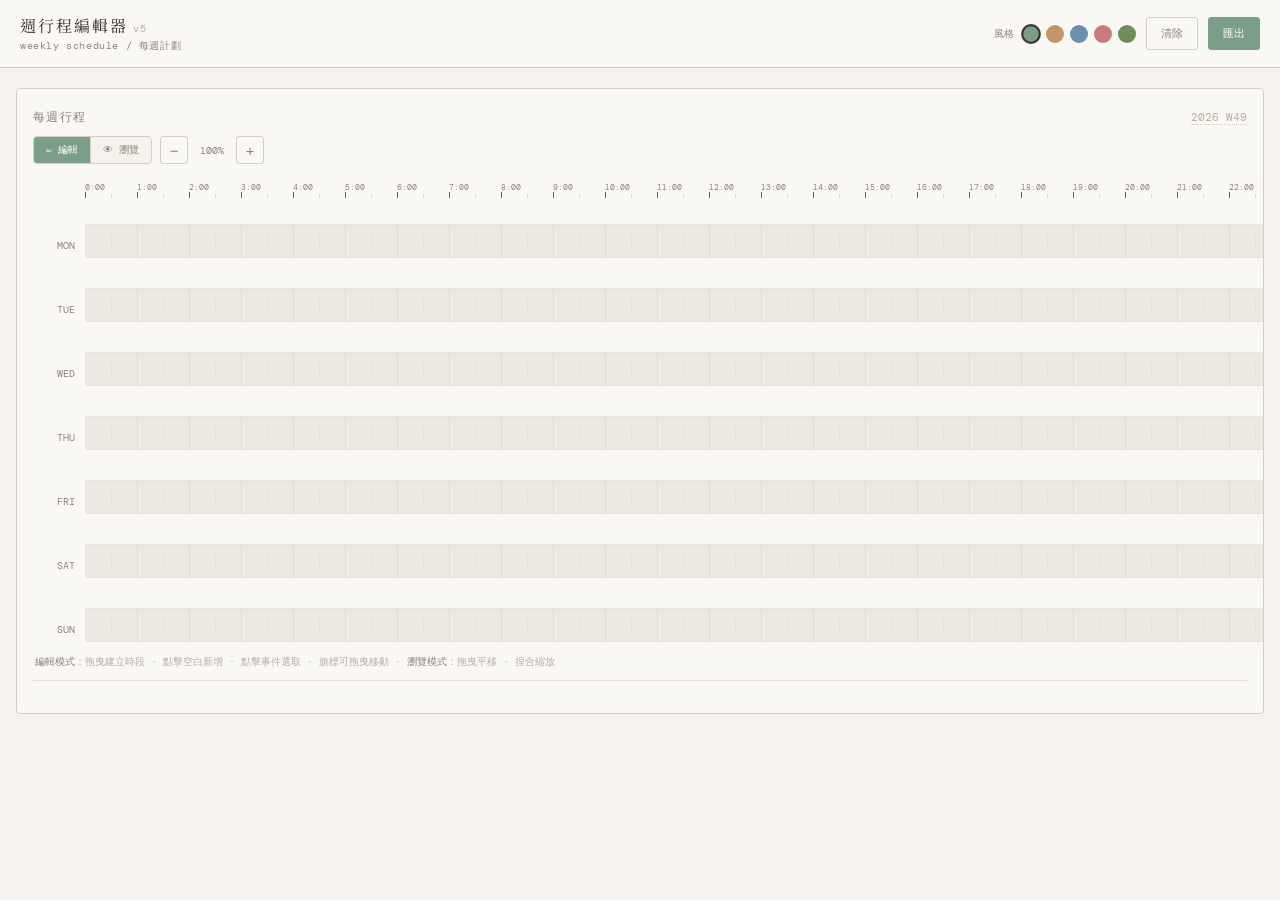
<file: WeeklyPlan/index.html>
<!DOCTYPE html>
<html lang="zh-TW">
<head>
<meta charset="UTF-8">
<meta name="viewport" content="width=device-width,initial-scale=1,maximum-scale=1">
<title>週行程編輯器 v5</title>
<link href="https://fonts.googleapis.com/css2?family=Noto+Serif+TC:wght@300;400;500&family=DM+Mono:wght@300;400&display=swap" rel="stylesheet">
<style>
*,*::before,*::after{box-sizing:border-box;margin:0;padding:0}
:root{
  --bg:#f5f2ed;--surface:#faf8f4;--surface2:#ede9e2;
  --border:#d5cec3;--border-light:#e8e3db;
  --text:#3a3530;--text-muted:#8c8278;--text-light:#b5ada4;
  --accent:#7a9e87;--tick-major:#6b6259;--tick-minor:#b5ada4;--row-hover:#f0ece5;
}
.theme-clay{--bg:#f7f0ea;--surface:#fdf9f6;--surface2:#ede4da;--border:#d6c9bb;--border-light:#e8ddd2;--text:#3d3028;--text-muted:#907c6e;--text-light:#b8a898;--accent:#c4956a;--tick-major:#6e5d50;--tick-minor:#b8a898;--row-hover:#f0e8df}
.theme-slate{--bg:#eef0f2;--surface:#f5f6f8;--surface2:#e0e3e8;--border:#c8cdd6;--border-light:#dde0e8;--text:#2c3240;--text-muted:#7a8296;--text-light:#a8adb8;--accent:#6b8fad;--tick-major:#5a6278;--tick-minor:#a8adb8;--row-hover:#e5e8f0}
.theme-blush{--bg:#f7f0f0;--surface:#fdf8f8;--surface2:#ede0e0;--border:#d6c4c4;--border-light:#e8d8d8;--text:#3d2828;--text-muted:#907272;--text-light:#b8a0a0;--accent:#c97b7b;--tick-major:#7a5555;--tick-minor:#b8a0a0;--row-hover:#f0e5e5}
.theme-moss{--bg:#eff2ec;--surface:#f7f9f5;--surface2:#dde3d8;--border:#c3ccba;--border-light:#d8e0d0;--text:#2a3326;--text-muted:#6e7d66;--text-light:#a0ad98;--accent:#6e8c5c;--tick-major:#4e6040;--tick-minor:#a0ad98;--row-hover:#e4ece0}

body{font-family:'Noto Serif TC',serif;background:var(--bg);color:var(--text);min-height:100vh;transition:background .3s}

/* ── Header ── */
.header{background:var(--surface);border-bottom:1px solid var(--border);padding:14px 20px;display:flex;align-items:center;justify-content:space-between;position:sticky;top:0;z-index:200;backdrop-filter:blur(8px)}
.header-left h1{font-size:16px;font-weight:400;letter-spacing:.12em}
.header-left p{font-size:10px;color:var(--text-muted);letter-spacing:.06em;margin-top:2px;font-family:'DM Mono',monospace}
.header-right{display:flex;align-items:center;gap:10px}
.theme-switcher{display:flex;gap:6px;align-items:center}
.theme-switcher label{font-size:10px;color:var(--text-muted);font-family:'DM Mono',monospace;margin-right:2px}
.theme-dot{width:18px;height:18px;border-radius:50%;cursor:pointer;border:2px solid transparent;transition:transform .2s,border-color .2s;-webkit-tap-highlight-color:transparent}
.theme-dot:hover{transform:scale(1.2)}
.theme-dot.active{border-color:var(--text);transform:scale(1.1)}
.theme-dot[data-theme="sage"]{background:#7a9e87}.theme-dot[data-theme="clay"]{background:#c4956a}
.theme-dot[data-theme="slate"]{background:#6b8fad}.theme-dot[data-theme="blush"]{background:#c97b7b}
.theme-dot[data-theme="moss"]{background:#6e8c5c}
.btn{font-family:'DM Mono',monospace;font-size:11px;padding:8px 14px;border:1px solid var(--border);background:var(--surface);color:var(--text-muted);cursor:pointer;border-radius:3px;transition:all .2s;-webkit-tap-highlight-color:transparent}
.btn:hover{background:var(--surface2);color:var(--text)}
.btn-accent{background:var(--accent);color:#fff;border-color:var(--accent)}
.btn-accent:hover{opacity:.85;color:#fff}

.main{padding:20px 16px 40px;max-width:1400px;margin:0 auto}

/* ── Chart ── */
.chart-wrap{background:var(--surface);border:1px solid var(--border);border-radius:4px;padding:20px 16px 24px;overflow-x:auto;-webkit-overflow-scrolling:touch;position:relative}
.chart-title-row{display:flex;justify-content:space-between;align-items:center;margin-bottom:10px}
.chart-title{font-size:12px;font-weight:400;letter-spacing:.12em;color:var(--text-muted);font-family:'DM Mono',monospace}
#week-label{font-size:11px;color:var(--text-light);font-family:'DM Mono',monospace;cursor:pointer;border-bottom:1px dotted var(--border)}

/* ── Mode bar ── */
.mode-bar{display:flex;align-items:center;gap:8px;margin-bottom:10px;flex-wrap:wrap}
.mode-toggle{display:flex;border:1px solid var(--border);border-radius:4px;overflow:hidden;flex-shrink:0}
.mode-btn{font-family:'DM Mono',monospace;font-size:10px;padding:6px 12px;border:none;border-right:1px solid var(--border);background:var(--bg);color:var(--text-muted);cursor:pointer;transition:all .15s;-webkit-tap-highlight-color:transparent}
.mode-btn:last-child{border-right:none}
.mode-btn.active{background:var(--accent);color:#fff}
.zoom-controls{display:flex;align-items:center;gap:5px}
.zoom-btn{width:28px;height:28px;font-size:15px;border:1px solid var(--border);background:var(--surface);color:var(--text-muted);cursor:pointer;border-radius:3px;display:flex;align-items:center;justify-content:center;transition:all .15s;-webkit-tap-highlight-color:transparent;line-height:1}
.zoom-btn:hover{background:var(--surface2);color:var(--text)}
.zoom-label{font-family:'DM Mono',monospace;font-size:10px;color:var(--text-muted);min-width:38px;text-align:center}
.browse-hint{font-family:'DM Mono',monospace;font-size:9px;color:var(--text-light);padding:3px 8px;background:var(--surface2);border-radius:3px;display:none}
.browse-hint.visible{display:inline}

/* ── Time axis ── */
.time-axis{margin-left:52px;position:relative;height:24px;margin-bottom:4px}
.time-label{font-family:'DM Mono',monospace;font-size:8px;color:var(--text-muted);display:block;white-space:nowrap;position:absolute;bottom:6px}
.time-tick{position:absolute;bottom:0;width:1px}
.time-tick.major{height:6px;background:var(--tick-major)}
.time-tick.minor{height:3px;background:var(--tick-minor);opacity:.5}

/* ── Schedule ── */
.schedule-area{position:relative}
.day-row{display:flex;align-items:flex-end;padding-top:22px;margin-bottom:8px;position:relative}
.day-label{width:52px;flex-shrink:0;font-size:10px;color:var(--text-muted);font-family:'DM Mono',monospace;padding-right:10px;text-align:right;user-select:none;padding-bottom:6px;cursor:pointer;transition:color .12s}
.day-label:hover{color:var(--accent)}
.day-bar-container{flex:none;height:34px;background:var(--surface2);border-radius:2px;position:relative;cursor:crosshair;box-shadow:inset 0 0 0 1px var(--border-light);transition:background .15s;touch-action:none;overflow:visible}
.day-bar-container:hover{background:var(--row-hover)}
.day-bar-container.browse{cursor:default}
.bar-tick{position:absolute;top:0;width:1px;pointer-events:none}
.bar-tick.major{height:100%;background:var(--border);opacity:.5}
.bar-tick.minor{height:40%;top:30%;background:var(--border);opacity:.3}

/* ── Flag ── */
.flag-pin{
  position:absolute;bottom:0;width:0;overflow:visible;
  pointer-events:auto;cursor:pointer;z-index:6;-webkit-tap-highlight-color:transparent
}
.flag-line{position:absolute;bottom:0;left:-1px;width:2px;border-radius:1px;pointer-events:none}
.flag-head{
  position:absolute;bottom:34px;left:1px;
  display:flex;flex-direction:column;align-items:flex-start;
  pointer-events:auto;cursor:grab
}
.flag-head:active{cursor:grabbing}
.flag-banner{
  height:14px;padding:0 7px 0 4px;border-radius:2px 2px 2px 0;
  display:flex;align-items:center;white-space:nowrap;
  font-family:'DM Mono',monospace;font-size:9px;color:#fff;letter-spacing:.03em;position:relative
}
.flag-banner::after{content:'';position:absolute;bottom:-5px;left:0;border-left:5px solid transparent;border-top:5px solid currentColor}
.flag-pin.selected .flag-line{width:3px;left:-1.5px}
.flag-pin.selected .flag-banner{filter:brightness(.9)}

/* ── Range event block ── */
.event-block{
  position:absolute;top:4px;height:26px;border-radius:2px;
  display:flex;align-items:center;padding:0 8px;
  overflow:visible;user-select:none;z-index:4;cursor:pointer;
  -webkit-tap-highlight-color:transparent;transition:filter .12s
}
.event-block:hover{filter:brightness(.93)}
.event-block.selected{outline:2px solid rgba(0,0,0,.45);outline-offset:1px;z-index:12}
.event-block.ghost{background:transparent!important}
.event-label{font-size:10px;color:#fff;white-space:nowrap;overflow:hidden;text-overflow:ellipsis;font-family:'Noto Serif TC',serif;flex:1;pointer-events:none}

/* ── Drag preview ── */
.drag-preview{position:absolute;top:4px;height:26px;background:var(--accent);opacity:.25;border-radius:2px;pointer-events:none;display:none;z-index:2}

/* ── Floating selection UI ── */
.sel-float{
  position:absolute;top:calc(100% + 8px);left:0;
  z-index:60;background:var(--surface);border:1px solid var(--border);
  border-radius:8px;box-shadow:0 6px 24px rgba(0,0,0,.14);
  width:240px;pointer-events:auto
}
.sel-float-caret{position:absolute;top:-7px;left:24px;width:14px;height:7px;overflow:hidden;pointer-events:none}
.sel-float-caret::before{content:'';position:absolute;top:1px;left:0;border:7px solid transparent;border-bottom-color:var(--border)}
.sel-float-caret::after{content:'';position:absolute;top:2px;left:1px;border:6px solid transparent;border-bottom-color:var(--surface)}
.sf-top{display:flex;align-items:center;gap:6px;padding:8px 10px 6px;border-bottom:1px solid var(--border-light)}
.sf-colors{display:flex;gap:5px;flex:1;flex-wrap:wrap}
.sf-color{width:18px;height:18px;border-radius:50%;cursor:pointer;border:2px solid transparent;transition:transform .12s,border-color .12s;flex-shrink:0}
.sf-color:hover{transform:scale(1.2)}
.sf-color.active{border-color:var(--text);transform:scale(1.1)}
/* ghost toggle inside sf-top */
.sf-ghost-wrap{display:flex;align-items:center;gap:4px;flex-shrink:0;cursor:pointer;padding:2px 4px;border-radius:3px;transition:background .12s}
.sf-ghost-wrap:hover{background:var(--surface2)}
.sf-ghost-lbl{font-family:'DM Mono',monospace;font-size:8px;color:var(--text-muted)}
.sf-ghost-chk{width:13px;height:13px;cursor:pointer;accent-color:var(--accent);flex-shrink:0}
/* Title row with delete */
.sf-title-row{padding:6px 10px;border-bottom:1px solid var(--border-light);display:flex;align-items:center;gap:6px}
.sf-title-inp{flex:1;width:auto;font-family:'Noto Serif TC',serif;font-size:12px;color:var(--text);border:1px solid var(--border-light);background:var(--bg);border-radius:3px;padding:5px 8px;outline:none;transition:border-color .15s}
.sf-title-inp:focus{border-color:var(--accent)}
.sf-del{flex-shrink:0;background:#fee2e2;border:1px solid #fca5a5;color:#dc2626;font-size:11px;font-weight:600;padding:5px 9px;border-radius:3px;cursor:pointer;font-family:'DM Mono',monospace;transition:background .12s;-webkit-tap-highlight-color:transparent}
.sf-del:hover{background:#fecaca}
/* Day selector */
.sf-day-row{display:flex;align-items:center;gap:6px;padding:6px 10px;border-bottom:1px solid var(--border-light)}
.sf-day-label{font-family:'DM Mono',monospace;font-size:9px;color:var(--text-muted);width:28px;flex-shrink:0}
.sf-day-btns{display:flex;gap:3px;flex-wrap:wrap}
.sf-day-btn{font-family:'DM Mono',monospace;font-size:8px;padding:3px 5px;border:1px solid var(--border);background:var(--bg);color:var(--text-muted);border-radius:2px;cursor:pointer;transition:all .12s;-webkit-tap-highlight-color:transparent}
.sf-day-btn:hover{background:var(--surface2)}
.sf-day-btn.active{background:var(--accent);color:#fff;border-color:var(--accent)}

/* ── Modal ── */
.modal-overlay{display:none;position:fixed;inset:0;background:rgba(0,0,0,.3);z-index:400;align-items:flex-end;justify-content:center}
.modal-overlay.open{display:flex}
@media(min-width:520px){.modal-overlay{align-items:center}}
.modal{background:var(--surface);border:1px solid var(--border);border-radius:8px 8px 0 0;padding:24px 24px calc(24px + env(safe-area-inset-bottom,0));width:100%;max-width:480px}
@media(min-width:520px){.modal{border-radius:6px;padding:28px 32px}}
.modal h3{font-size:13px;font-weight:400;letter-spacing:.1em;margin-bottom:14px}
.modal-actions{display:flex;justify-content:space-between;align-items:center;gap:10px;margin-top:18px}
.modal-actions-right{display:flex;gap:8px}
.qa-type-row{display:flex;gap:8px;margin-bottom:14px}
.qa-type-btn{flex:1;font-family:'DM Mono',monospace;font-size:11px;padding:12px 0 10px;border:1px solid var(--border);background:var(--bg);color:var(--text-muted);cursor:pointer;transition:all .15s;border-radius:4px;text-align:center}
.qa-type-btn .qi{display:block;font-size:18px;line-height:1;margin-bottom:4px}
.qa-type-btn.active{background:var(--accent);color:#fff;border-color:var(--accent)}
.form-group{display:flex;flex-direction:column;gap:4px}
.form-group label{font-size:9px;letter-spacing:.08em;color:var(--text-muted);font-family:'DM Mono',monospace;text-transform:uppercase}
.form-group input,.form-group select{font-family:'DM Mono',monospace;font-size:13px;padding:8px 10px;border:1px solid var(--border);background:var(--bg);color:var(--text);border-radius:3px;outline:none;transition:border-color .2s}
.form-group input:focus,.form-group select:focus{border-color:var(--accent)}
.qa-fields{display:flex;gap:10px;margin-bottom:12px;flex-wrap:wrap}
.qa-fields .form-group{flex:1;min-width:90px}
.color-row{display:flex;gap:7px;flex-wrap:wrap;margin-top:4px}
.csw{width:24px;height:24px;border-radius:50%;cursor:pointer;border:2px solid transparent;transition:transform .12s,border-color .12s}
.csw:hover{transform:scale(1.15)}
.csw.selected{border-color:var(--text)}
.qa-ghost-row{display:flex;align-items:center;gap:8px;margin-top:10px;margin-bottom:2px}
.qa-ghost-row input[type=checkbox]{width:15px;height:15px;cursor:pointer;accent-color:var(--accent)}
.qa-ghost-row label{font-size:10px;color:var(--text-muted);font-family:'DM Mono',monospace;cursor:pointer}
/* multi-day selector in modal */
.qa-days-row{display:flex;gap:4px;flex-wrap:wrap;margin-top:4px}
.qa-day-btn{font-family:'DM Mono',monospace;font-size:9px;padding:4px 7px;border:1px solid var(--border);background:var(--bg);color:var(--text-muted);border-radius:3px;cursor:pointer;transition:all .12s;-webkit-tap-highlight-color:transparent}
.qa-day-btn:hover{background:var(--surface2)}
.qa-day-btn.active{background:var(--accent);color:#fff;border-color:var(--accent)}
.hint{font-size:10px;color:var(--text-light);font-family:'DM Mono',monospace;margin-top:8px;line-height:1.6}
.hint span{color:var(--text-muted)}

/* ── Pie chart ── */
.pie-section{margin-top:20px;padding-top:16px;border-top:1px solid var(--border-light);display:none}
.pie-section.has-data{display:block}
.pie-header{display:flex;align-items:center;gap:8px;margin-bottom:12px;flex-wrap:wrap}
.pie-title{font-family:'DM Mono',monospace;font-size:11px;color:var(--text-muted);letter-spacing:.08em;flex-shrink:0}
.pie-tabs{display:flex;gap:3px;flex-wrap:wrap}
.pie-tab{font-family:'DM Mono',monospace;font-size:8px;padding:3px 7px;border:1px solid var(--border);background:var(--bg);color:var(--text-muted);border-radius:3px;cursor:pointer;transition:all .12s;-webkit-tap-highlight-color:transparent}
.pie-tab:hover{background:var(--surface2)}
.pie-tab.active{background:var(--accent);color:#fff;border-color:var(--accent)}
.pie-panels{display:flex;gap:16px;flex-wrap:wrap}
.pie-panel{display:flex;align-items:flex-start;gap:16px;flex-wrap:wrap}
.pie-wrap{display:flex;align-items:flex-start;gap:20px;flex-wrap:wrap}
.pie-legend{display:flex;flex-direction:column;gap:5px;min-width:130px;padding-top:4px}
.pie-legend-item{display:flex;align-items:center;gap:6px;font-family:'DM Mono',monospace;font-size:10px;color:var(--text-muted)}
.pie-swatch{width:10px;height:10px;border-radius:2px;flex-shrink:0}
.pie-pct{color:var(--text-light);margin-left:auto;padding-left:8px;white-space:nowrap}
.pie-total{font-family:'DM Mono',monospace;font-size:9px;color:var(--text-light);margin-top:8px;padding-top:6px;border-top:1px solid var(--border-light)}

::-webkit-scrollbar{width:4px;height:4px}
::-webkit-scrollbar-track{background:var(--bg)}
::-webkit-scrollbar-thumb{background:var(--border);border-radius:2px}
</style>
</head>
<body>

<div class="header">
  <div class="header-left">
    <h1>週行程編輯器 <span style="font-size:10px;color:var(--text-light);font-family:'DM Mono',monospace;font-weight:400;letter-spacing:.04em">v5</span></h1>
    <p>weekly schedule / 每週計劃</p>
  </div>
  <div class="header-right">
    <div class="theme-switcher">
      <label>風格</label>
      <div class="theme-dot active" data-theme="sage" title="鼠尾草"></div>
      <div class="theme-dot" data-theme="clay" title="陶土"></div>
      <div class="theme-dot" data-theme="slate" title="板岩"></div>
      <div class="theme-dot" data-theme="blush" title="胭脂"></div>
      <div class="theme-dot" data-theme="moss" title="苔蘚"></div>
    </div>
    <button class="btn" onclick="clearAll()">清除</button>
    <button class="btn btn-accent" onclick="exportImage()">匯出</button>
  </div>
</div>

<div class="main">
  <div class="chart-wrap" id="chart-wrap">
    <div class="chart-title-row">
      <span class="chart-title">每週行程</span>
      <span id="week-label" onclick="editWeekLabel()" title="點擊編輯"></span>
    </div>

    <!-- Mode + Zoom bar -->
    <div class="mode-bar">
      <div class="mode-toggle">
        <button class="mode-btn active" id="btn-edit" onclick="setMode('edit')">✏️ 編輯</button>
        <button class="mode-btn" id="btn-browse" onclick="setMode('browse')">👁 瀏覽</button>
      </div>
      <div class="zoom-controls" id="zoom-controls">
        <button class="zoom-btn" onclick="zoomOut()" title="縮小">−</button>
        <span class="zoom-label" id="zoom-label">100%</span>
        <button class="zoom-btn" onclick="zoomIn()" title="放大">+</button>
      </div>
      <span class="browse-hint" id="browse-hint">拖曳平移 · 捏合縮放</span>
    </div>

    <div class="time-axis" id="time-axis"></div>
    <div class="schedule-area" id="schedule-area"></div>
    <p class="hint" style="margin-top:12px;padding:0 2px">
      <span>編輯模式</span>：拖曳建立時段 · 點擊空白新增 · 點擊事件選取 · 旗標可拖曳移動 ·
      <span>瀏覽模式</span>：拖曳平移 · 捏合縮放
    </p>

    <!-- Pie chart -->
    <div class="pie-section" id="pie-section">
      <div class="pie-header">
        <span class="pie-title">時間統計</span>
        <div class="pie-tabs" id="pie-tabs"></div>
      </div>
      <div id="pie-container"></div>
    </div>
  </div>
</div>

<!-- Quick-add modal -->
<div class="modal-overlay" id="modal-qa">
  <div class="modal">
    <h3 id="qa-h3" style="display:flex;justify-content:space-between;align-items:baseline">
      新增事件<span id="qa-hint" style="font-family:'DM Mono',monospace;font-size:10px;color:var(--text-light);font-weight:400"></span>
    </h3>
    <div class="qa-type-row">
      <button class="qa-type-btn active" id="qa-range" onclick="qaType('range')"><span class="qi">▬</span>時段</button>
      <button class="qa-type-btn" id="qa-point" onclick="qaType('point')"><span class="qi">⚑</span>旗標</button>
    </div>
    <div class="qa-fields" id="qa-fields"></div>
    <div class="form-group" style="width:100%;margin-bottom:8px">
      <label>標題</label><input type="text" id="qa-title" style="width:100%" value="行程" inputmode="text" autocomplete="off">
    </div>
    <div class="form-group">
      <label>顏色</label><div class="color-row" id="qa-colors"></div>
    </div>
    <div class="form-group" style="margin-top:10px;margin-bottom:4px">
      <label>適用日期（可多選）</label>
      <div class="qa-days-row" id="qa-days"></div>
    </div>
    <div class="qa-ghost-row">
      <input type="checkbox" id="qa-ghost">
      <label for="qa-ghost">未定事件（透明框）</label>
    </div>
    <div class="modal-actions"><div></div><div class="modal-actions-right">
      <button class="btn" onclick="cancelQA()">取消</button>
      <button class="btn btn-accent" style="padding:9px 18px" onclick="confirmQA()">新增</button>
    </div></div>
  </div>
</div>

<!-- Week label modal -->
<div class="modal-overlay" id="modal-wl">
  <div class="modal">
    <h3>編輯週標題</h3>
    <div class="form-group" style="width:100%"><label>標題</label><input type="text" id="wl-inp" style="width:100%"></div>
    <div class="modal-actions"><div></div><div class="modal-actions-right">
      <button class="btn" onclick="closeM('modal-wl')">取消</button>
      <button class="btn btn-accent" onclick="saveWL()">確認</button>
    </div></div>
  </div>
</div>

<script>
// ─── Constants ────────────────────────────────────────────────────────────────
const DAYS    = ['MON','TUE','WED','THU','FRI','SAT','SUN'];
const COLORS  = ['#7a9e87','#c4956a','#9b8ea8','#6b8fad','#c97b7b','#a09e6e','#7eb8b5','#c4a672'];
const S_HOUR  = 0, E_HOUR = 24, SLOTS = (E_HOUR - S_HOUR) * 2;
const BAR_H   = 34;
const SLOT_W_BASE = 26; // px per slot at 100%
const SLOT_W_MIN  = 10;
const SLOT_W_MAX  = 80;

// ─── State ────────────────────────────────────────────────────────────────────
let G = {
  events: [], weekLabel: defWeekLabel(),
  theme: 'sage', selColor: COLORS[0]
};
let selId = null, pending = null;
let pendingDays = new Set(); // multi-day selection for QA modal
let SLOT_W = SLOT_W_BASE;   // current px/slot (controls zoom)
let mode = 'edit';           // 'edit' | 'browse'
let pieMode = 'all';         // 'all' | 0‥6 (day index)

function defWeekLabel(){const n=new Date(),y=n.getFullYear(),w=Math.ceil(((n-new Date(y,0,1))/864e5+new Date(y,0,1).getDay()+1)/7);return`${y} W${String(w).padStart(2,'0')}`;}
function save(){localStorage.setItem('sch-v9',JSON.stringify({events:G.events,weekLabel:G.weekLabel,theme:G.theme,selColor:G.selColor,slotW:SLOT_W}));}
function load(){try{const d=JSON.parse(localStorage.getItem('sch-v9')||'{}');if(d.events)G.events=d.events;if(d.weekLabel)G.weekLabel=d.weekLabel;if(d.theme)G.theme=d.theme;if(d.selColor)G.selColor=d.selColor;if(d.slotW)SLOT_W=d.slotW;}catch(e){}}

// ─── Helpers ──────────────────────────────────────────────────────────────────
const pct   = s => (s/SLOTS*100)+'%';
const s2str = s => { const t=s*30,h=S_HOUR+Math.floor(t/60),m=t%60; return `${String(h).padStart(2,'0')}:${String(m).padStart(2,'0')}`; };
const t2s   = t => { const [h,m]=t.split(':').map(Number); return (h-S_HOUR)*2+(m>=30?1:0); };
const uid   = () => Math.random().toString(36).slice(2,9);
const cx    = (e,el) => { const r=el.getBoundingClientRect(); return Math.max(0,Math.min(SLOTS,Math.round(((e.touches?e.touches[0]:e).clientX-r.left)/r.width*SLOTS))); };

// ─── Zoom / Width ─────────────────────────────────────────────────────────────
function totalW(){ return SLOT_W * SLOTS; }
function applyWidth(){
  const w = totalW()+'px';
  document.getElementById('time-axis').style.width = w;
  document.querySelectorAll('.day-bar-container').forEach(b=>{ b.style.width = w; });
  const pctVal = Math.round(SLOT_W / SLOT_W_BASE * 100);
  document.getElementById('zoom-label').textContent = pctVal + '%';
}
function zoomIn(){
  SLOT_W = Math.min(SLOT_W_MAX, Math.round(SLOT_W * 1.3));
  applyWidth(); save();
}
function zoomOut(){
  SLOT_W = Math.max(SLOT_W_MIN, Math.round(SLOT_W / 1.3));
  applyWidth(); save();
}

// ─── Mode ─────────────────────────────────────────────────────────────────────
function setMode(m){
  mode = m;
  document.getElementById('btn-edit').classList.toggle('active', m==='edit');
  document.getElementById('btn-browse').classList.toggle('active', m==='browse');
  document.getElementById('browse-hint').classList.toggle('visible', m==='browse');
  const wrap = document.getElementById('chart-wrap');
  wrap.style.cursor = m==='browse' ? 'grab' : '';
  // toggle bar cursors
  document.querySelectorAll('.day-bar-container').forEach(b=>{
    b.classList.toggle('browse', m==='browse');
    b.style.cursor = m==='browse' ? 'default' : 'crosshair';
  });
}

// ─── Time axis ────────────────────────────────────────────────────────────────
function renderAxis(){
  const ax=document.getElementById('time-axis'); ax.innerHTML='';
  for(let s=0;s<=SLOTS;s++){
    if(s%2===0){const l=document.createElement('span');l.className='time-label';l.style.left=pct(s);l.textContent=`${S_HOUR+s/2}:00`;ax.appendChild(l);}
    const t=document.createElement('div');t.className='time-tick '+(s%2===0?'major':'minor');t.style.left=pct(s);ax.appendChild(t);
  }
  applyWidth();
}

// ─── Render ───────────────────────────────────────────────────────────────────
function render(){
  const area=document.getElementById('schedule-area'); area.innerHTML='';
  DAYS.forEach((day,di)=>{
    const row=document.createElement('div'); row.className='day-row';
    const lbl=document.createElement('div'); lbl.className='day-label'; lbl.textContent=day;
    lbl.title='點擊新增事件';
    lbl.addEventListener('click',()=>openQA({day:di,start:24,end:24}));
    row.appendChild(lbl);
    const bar=document.createElement('div'); bar.className='day-bar-container'; bar.dataset.day=di;
    bar.style.width = totalW()+'px';
    if(mode==='browse') bar.classList.add('browse');
    for(let s=1;s<SLOTS;s++){const t=document.createElement('div');t.className='bar-tick '+(s%2===0?'major':'minor');t.style.left=pct(s);bar.appendChild(t);}
    const prev=document.createElement('div'); prev.className='drag-preview'; bar.appendChild(prev);
    G.events.filter(e=>e.day===di&&e.type==='range').forEach(ev=>renderRange(bar,ev));
    G.events.filter(e=>e.day===di&&e.type==='point').forEach(ev=>renderFlag(bar,ev));
    const sev=G.events.find(e=>e.id===selId&&e.day===di);
    if(sev) setTimeout(()=>renderFloatUI(bar,sev),0);
    setupBar(bar,di,prev);
    row.appendChild(bar);
    area.appendChild(row);
  });
  document.getElementById('week-label').textContent=G.weekLabel;
  applyWidth();
  renderLegend();
  renderPie();
}

// ─── Flag ─────────────────────────────────────────────────────────────────────
function renderFlag(bar, ev){
  const isSel = selId===ev.id;
  const pin = document.createElement('div');
  pin.className = 'flag-pin'+(isSel?' selected':'');
  pin.style.left = pct(ev.start);
  pin.style.height = '0';
  pin.style.zIndex = isSel ? '65' : '6';
  pin.dataset.id = ev.id;

  const line = document.createElement('div');
  line.className = 'flag-line';
  line.style.background = ev.color;
  line.style.opacity = ev.ghost ? '0.4' : '1';
  line.style.height = (BAR_H + 22) + 'px';
  pin.appendChild(line);

  const head = document.createElement('div');
  head.className = 'flag-head';

  const banner = document.createElement('div');
  banner.className = 'flag-banner';
  banner.style.background = ev.ghost ? 'transparent' : ev.color;
  banner.style.border = ev.ghost ? `1.5px dashed ${ev.color}` : 'none';
  banner.style.flexDirection = 'column';
  banner.style.alignItems = 'flex-start';
  banner.style.height = 'auto';
  banner.style.padding = '3px 7px 3px 4px';
  banner.style.gap = '1px';

  const bannerTitle = document.createElement('span');
  bannerTitle.style.cssText = 'font-size:9px;line-height:1.2;color:'+(ev.ghost?ev.color:'#fff')+';font-family:"Noto Serif TC",serif;font-weight:400;max-width:90px;overflow:hidden;text-overflow:ellipsis;white-space:nowrap;display:block';
  bannerTitle.textContent = ev.title;

  const bannerTime = document.createElement('span');
  bannerTime.style.cssText = 'font-size:8px;line-height:1.2;color:'+(ev.ghost?ev.color:'rgba(255,255,255,.75)')+';font-family:"DM Mono",monospace;display:block';
  bannerTime.textContent = s2str(ev.start);

  banner.appendChild(bannerTitle);
  banner.appendChild(bannerTime);
  head.appendChild(banner);
  pin.appendChild(head);

  // Shared drag handler (pin + head)
  let dragMoved = false;
  const onPtrDown = e => {
    e.stopPropagation(); e.preventDefault();
    dragMoved = false;
    const startX = (e.touches||[e])[0].clientX;
    const barRect = bar.getBoundingClientRect();
    const onMove = me => {
      const clientX = (me.touches||[me])[0].clientX;
      if(Math.abs(clientX-startX)>4) dragMoved=true;
      if(!dragMoved) return;
      const newSlot = Math.max(0,Math.min(SLOTS,Math.round((clientX-barRect.left)/barRect.width*SLOTS)));
      ev.start = ev.end = newSlot;
      pin.style.left = pct(newSlot);
      bannerTime.textContent = s2str(newSlot);
    };
    const onUp = () => {
      window.removeEventListener('mousemove',onMove);
      window.removeEventListener('mouseup',onUp);
      window.removeEventListener('touchmove',onMove);
      window.removeEventListener('touchend',onUp);
      if(dragMoved){ save(); render(); }
      else { selectEv(ev.id); }
    };
    window.addEventListener('mousemove',onMove);
    window.addEventListener('mouseup',onUp);
    window.addEventListener('touchmove',onMove,{passive:false});
    window.addEventListener('touchend',onUp);
  };
  pin.addEventListener('mousedown', onPtrDown);
  pin.addEventListener('touchstart', onPtrDown, {passive:false});
  head.addEventListener('mousedown', onPtrDown);
  head.addEventListener('touchstart', onPtrDown, {passive:false});

  bar.appendChild(pin);
}

// ─── Range block ──────────────────────────────────────────────────────────────
function renderRange(bar, ev){
  const isSel = selId===ev.id;
  const block = document.createElement('div');
  block.className = 'event-block'+(isSel?' selected':'')+(ev.ghost?' ghost':'');
  block.style.left = pct(ev.start);
  block.style.width = pct(ev.end-ev.start);
  if(ev.ghost){
    block.style.border = `2px dashed ${ev.color}`;
    block.style.background = 'transparent';
  } else {
    block.style.background = ev.color;
  }
  block.dataset.id = ev.id;
  const lbl=document.createElement('span'); lbl.className='event-label';
  lbl.style.color = ev.ghost ? ev.color : '#fff';
  lbl.textContent=ev.title;
  block.appendChild(lbl);

  let dragMoved=false;
  const onPtrDown = e => {
    if(e.button!==undefined&&e.button!==0) return;
    e.stopPropagation(); e.preventDefault();
    dragMoved=false;
    const rect=bar.getBoundingClientRect(), dur=ev.end-ev.start, origS=ev.start;
    const startX=(e.touches||[e])[0].clientX;
    const onMove=me=>{
      const clientX=(me.touches||[me])[0].clientX;
      const ds=Math.round((clientX-startX)/rect.width*SLOTS);
      if(Math.abs(ds)>0) dragMoved=true;
      const ns=Math.max(0,Math.min(SLOTS-dur,origS+ds));
      ev.start=ns; ev.end=ns+dur;
      block.style.left=pct(ns);
    };
    const onUp=()=>{
      window.removeEventListener('mousemove',onMove);
      window.removeEventListener('mouseup',onUp);
      window.removeEventListener('touchmove',onMove);
      window.removeEventListener('touchend',onUp);
      if(dragMoved){save();render();}
      else selectEv(ev.id);
    };
    window.addEventListener('mousemove',onMove);
    window.addEventListener('mouseup',onUp);
    window.addEventListener('touchmove',onMove,{passive:false});
    window.addEventListener('touchend',onUp);
  };
  block.addEventListener('mousedown',onPtrDown);
  block.addEventListener('touchstart',onPtrDown,{passive:false});

  if(isSel){
    ['left','right'].forEach(side=>{
      const h=document.createElement('div');
      h.style.cssText=`position:absolute;top:50%;transform:translateY(-50%);width:26px;height:32px;background:var(--surface);border:1px solid var(--border);border-radius:3px;cursor:ew-resize;z-index:15;display:flex;align-items:center;justify-content:center;box-shadow:0 2px 8px rgba(0,0,0,.1);touch-action:none`;
      h.innerHTML=`<svg width="8" height="14" viewBox="0 0 8 14" fill="none" stroke="var(--text-muted)" stroke-width="1.5"><line x1="2.5" y1="2" x2="2.5" y2="12"/><line x1="5.5" y1="2" x2="5.5" y2="12"/></svg>`;
      if(side==='left') h.style.left='calc('+pct(ev.start)+' - 30px)';
      else h.style.left='calc('+pct(ev.end)+' + 4px)';
      h.style.position='absolute';
      const onHDown=e=>{
        e.stopPropagation(); e.preventDefault();
        const rect=bar.getBoundingClientRect();
        const onHMove=me=>{
          const slot=Math.max(0,Math.min(SLOTS,Math.round(((me.touches||[me])[0].clientX-rect.left)/rect.width*SLOTS)));
          if(side==='left') ev.start=Math.min(slot,ev.end-1);
          else ev.end=Math.max(slot,ev.start+1);
          block.style.left=pct(ev.start);
          block.style.width=pct(ev.end-ev.start);
          if(side==='left') h.style.left='calc('+pct(ev.start)+' - 30px)';
          else h.style.left='calc('+pct(ev.end)+' + 4px)';
        };
        const onHUp=()=>{
          window.removeEventListener('mousemove',onHMove);
          window.removeEventListener('mouseup',onHUp);
          window.removeEventListener('touchmove',onHMove);
          window.removeEventListener('touchend',onHUp);
          save(); render();
        };
        window.addEventListener('mousemove',onHMove);
        window.addEventListener('mouseup',onHUp);
        window.addEventListener('touchmove',onHMove,{passive:false});
        window.addEventListener('touchend',onHUp);
      };
      h.addEventListener('mousedown',onHDown);
      h.addEventListener('touchstart',onHDown,{passive:false});
      bar.appendChild(h);
    });
  }
  bar.appendChild(block);
}

// ─── Floating selection UI ────────────────────────────────────────────────────
function renderFloatUI(bar, ev){
  const isRange = ev.type==='range';
  const float = document.createElement('div'); float.className='sel-float';
  const caret=document.createElement('div'); caret.className='sel-float-caret'; float.appendChild(caret);

  // ── Row 1: colors + ghost toggle ──
  const sfTop=document.createElement('div'); sfTop.className='sf-top';
  const sfColors=document.createElement('div'); sfColors.className='sf-colors';
  COLORS.forEach(c=>{
    const sw=document.createElement('div'); sw.className='sf-color'+(c===ev.color?' active':'');
    sw.style.background=c;
    sw.addEventListener('click',e=>{e.stopPropagation();ev.color=c;G.selColor=c;save();render();});
    sw.addEventListener('mousedown',e=>e.stopPropagation());
    sfColors.appendChild(sw);
  });
  sfTop.appendChild(sfColors);
  // ghost toggle
  const ghostWrap=document.createElement('label'); ghostWrap.className='sf-ghost-wrap'; ghostWrap.title='未定/透明事件';
  ghostWrap.addEventListener('mousedown',e=>e.stopPropagation());
  const ghostChk=document.createElement('input'); ghostChk.type='checkbox'; ghostChk.className='sf-ghost-chk'; ghostChk.checked=!!ev.ghost;
  ghostChk.addEventListener('change',()=>{ev.ghost=ghostChk.checked;save();render();});
  const ghostLbl=document.createElement('span'); ghostLbl.className='sf-ghost-lbl'; ghostLbl.textContent='未定';
  ghostWrap.appendChild(ghostChk); ghostWrap.appendChild(ghostLbl);
  sfTop.appendChild(ghostWrap);
  float.appendChild(sfTop);

  // ── Row 2: title + delete ──
  const titleRow=document.createElement('div'); titleRow.className='sf-title-row';
  const titleInp=document.createElement('input'); titleInp.className='sf-title-inp';
  titleInp.type='text'; titleInp.value=ev.title; titleInp.placeholder='標題…';
  titleInp.addEventListener('mousedown',e=>e.stopPropagation());
  titleInp.addEventListener('change',()=>{ev.title=titleInp.value.trim()||ev.title;save();render();});
  titleInp.addEventListener('keydown',e=>{if(e.key==='Enter'){ev.title=titleInp.value.trim()||ev.title;save();render();}if(e.key==='Escape')deselect();});
  const delBtn=document.createElement('button'); delBtn.className='sf-del'; delBtn.textContent='刪除';
  delBtn.addEventListener('mousedown',e=>e.stopPropagation());
  delBtn.addEventListener('click',e=>{e.stopPropagation();deleteEv(ev.id);});
  titleRow.appendChild(titleInp); titleRow.appendChild(delBtn); float.appendChild(titleRow);

  // ── Row 3: day selector ──
  const dayRow=document.createElement('div'); dayRow.className='sf-day-row';
  const dayLbl=document.createElement('span'); dayLbl.className='sf-day-label'; dayLbl.textContent='星期';
  dayRow.appendChild(dayLbl);
  const dayBtns=document.createElement('div'); dayBtns.className='sf-day-btns';
  DAYS.forEach((d,i)=>{
    const b=document.createElement('button'); b.className='sf-day-btn'+(ev.day===i?' active':'');
    b.textContent=d;
    b.addEventListener('mousedown',e=>e.stopPropagation());
    b.addEventListener('click',e=>{e.stopPropagation();ev.day=i;save();render();});
    dayBtns.appendChild(b);
  });
  dayRow.appendChild(dayBtns); float.appendChild(dayRow);

  // ── Row 4: time inputs ──
  const timeSec = document.createElement('div');
  timeSec.style.cssText = 'padding:8px 10px 10px';
  if (isRange) {
    const rowS = document.createElement('div');
    rowS.style.cssText = 'display:flex;align-items:center;gap:6px;margin-bottom:6px';
    const lblS = document.createElement('span');
    lblS.style.cssText = 'font-family:"DM Mono",monospace;font-size:9px;color:var(--text-muted);width:28px;flex-shrink:0';
    lblS.textContent = '開始';
    const inpS = document.createElement('input');
    inpS.type = 'time'; inpS.step = '1800'; inpS.value = s2str(ev.start);
    inpS.style.cssText = 'flex:1;font-family:"DM Mono",monospace;font-size:12px;padding:5px 7px;border:1px solid var(--border);background:var(--bg);color:var(--text);border-radius:3px;outline:none';
    inpS.addEventListener('mousedown', e => e.stopPropagation());
    inpS.addEventListener('focus', e => e.stopPropagation());
    rowS.appendChild(lblS); rowS.appendChild(inpS); timeSec.appendChild(rowS);

    const rowE = document.createElement('div');
    rowE.style.cssText = 'display:flex;align-items:center;gap:6px;margin-bottom:8px';
    const lblE = document.createElement('span');
    lblE.style.cssText = 'font-family:"DM Mono",monospace;font-size:9px;color:var(--text-muted);width:28px;flex-shrink:0';
    lblE.textContent = '結束';
    const inpE = document.createElement('input');
    inpE.type = 'time'; inpE.step = '1800'; inpE.value = s2str(ev.end);
    inpE.style.cssText = 'flex:1;font-family:"DM Mono",monospace;font-size:12px;padding:5px 7px;border:1px solid var(--border);background:var(--bg);color:var(--text);border-radius:3px;outline:none';
    inpE.addEventListener('mousedown', e => e.stopPropagation());
    inpE.addEventListener('focus', e => e.stopPropagation());
    rowE.appendChild(lblE); rowE.appendChild(inpE); timeSec.appendChild(rowE);

    const applyBtn = document.createElement('button');
    applyBtn.style.cssText = 'width:100%;padding:7px;background:var(--accent);color:#fff;border:none;border-radius:3px;font-family:"DM Mono",monospace;font-size:10px;cursor:pointer;letter-spacing:.06em';
    applyBtn.textContent = '套用時間';
    applyBtn.addEventListener('mousedown', e => e.stopPropagation());
    applyBtn.addEventListener('click', e => {
      e.stopPropagation();
      const ns = t2s(inpS.value), ne = t2s(inpE.value);
      if (ne <= ns) { alert('結束時間需晚於開始時間'); return; }
      ev.start = ns; ev.end = ne; save(); render();
    });
    timeSec.appendChild(applyBtn);
  } else {
    const rowT = document.createElement('div');
    rowT.style.cssText = 'display:flex;align-items:center;gap:6px;margin-bottom:8px';
    const lblT = document.createElement('span');
    lblT.style.cssText = 'font-family:"DM Mono",monospace;font-size:9px;color:var(--text-muted);width:28px;flex-shrink:0';
    lblT.textContent = '時間';
    const inpT = document.createElement('input');
    inpT.type = 'time'; inpT.step = '1800'; inpT.value = s2str(ev.start);
    inpT.style.cssText = 'flex:1;font-family:"DM Mono",monospace;font-size:12px;padding:5px 7px;border:1px solid var(--border);background:var(--bg);color:var(--text);border-radius:3px;outline:none';
    inpT.addEventListener('mousedown', e => e.stopPropagation());
    inpT.addEventListener('focus', e => e.stopPropagation());
    rowT.appendChild(lblT); rowT.appendChild(inpT); timeSec.appendChild(rowT);

    const applyBtn = document.createElement('button');
    applyBtn.style.cssText = 'width:100%;padding:7px;background:var(--accent);color:#fff;border:none;border-radius:3px;font-family:"DM Mono",monospace;font-size:10px;cursor:pointer;letter-spacing:.06em';
    applyBtn.textContent = '套用時間';
    applyBtn.addEventListener('mousedown', e => e.stopPropagation());
    applyBtn.addEventListener('click', e => {
      e.stopPropagation();
      ev.start = ev.end = t2s(inpT.value); save(); render();
    });
    timeSec.appendChild(applyBtn);
  }
  float.appendChild(timeSec);

  float.addEventListener('mousedown',e=>e.stopPropagation());
  float.addEventListener('touchstart',e=>e.stopPropagation(),{passive:true});
  bar.appendChild(float);

  requestAnimationFrame(()=>{
    const barW=bar.getBoundingClientRect().width;
    const fw=float.offsetWidth||240;
    const evCenterPct=isRange ? (ev.start+(ev.end-ev.start)/2)/SLOTS : ev.start/SLOTS;
    const ideal=evCenterPct*barW - fw/2;
    const clamped=Math.max(0,Math.min(barW-fw,ideal));
    float.style.left=clamped+'px';
    const caretX=evCenterPct*barW - clamped - 7;
    caret.style.left=Math.max(10,Math.min(fw-24,caretX))+'px';
  });
}

// ─── Bar interaction ──────────────────────────────────────────────────────────
function setupBar(bar, di, prev){
  let ds=null, dragging=false;
  const startNew=clientX=>{dragging=false;ds=cx({clientX},bar);prev.style.left=pct(ds);prev.style.width='0%';prev.style.display='block';deselect(false);};
  const moveNew=clientX=>{if(ds===null)return;const cur=cx({clientX},bar),s=Math.min(ds,cur),en=Math.max(ds,cur);prev.style.left=pct(s);prev.style.width=pct(en-s);if(en-s>=1)dragging=true;};
  const endNew=clientX=>{
    if(ds===null)return; prev.style.display='none';
    const cur=cx({clientX},bar),s=Math.min(ds,cur),en=Math.max(ds,cur);
    const wasClick=!dragging||en-s<1; ds=null;dragging=false;
    openQA({day:di,start:s,end:wasClick?s:en});
  };
  const cancelNew=()=>{ds=null;dragging=false;prev.style.display='none';};
  bar.addEventListener('mousedown',e=>{
    if(mode!=='edit') return;
    if(e.button!==0)return;
    if(e.target.closest('.event-block,.flag-pin,.sel-float,.event-block *,[style*="cursor:ew-resize"]'))return;
    e.preventDefault(); startNew(e.clientX);
    const onMove=e=>{moveNew(e.clientX);};
    const onUp=e=>{endNew(e.clientX);window.removeEventListener('mousemove',onMove);window.removeEventListener('mouseup',onUp);};
    window.addEventListener('mousemove',onMove);
    window.addEventListener('mouseup',onUp);
  });
  bar.addEventListener('touchstart',e=>{
    if(mode!=='edit') return;
    if(e.target.closest('.event-block,.flag-pin,.sel-float'))return;
    e.preventDefault();
    startNew(e.touches[0].clientX);
  },{passive:false});
  bar.addEventListener('touchmove',e=>{if(ds!==null){e.preventDefault();moveNew(e.touches[0].clientX);}},{passive:false});
  bar.addEventListener('touchend',e=>{if(ds!==null)endNew(e.changedTouches[0].clientX);});
  bar.addEventListener('touchcancel',cancelNew);
}

// ─── Browse mode: pan + pinch zoom ───────────────────────────────────────────
(function(){
  const wrap = document.getElementById('chart-wrap');
  let panStart = null;
  // Mouse pan
  wrap.addEventListener('mousedown', e => {
    if(mode !== 'browse') return;
    if(e.target.closest('.event-block,.flag-pin,.sel-float,.mode-bar')) return;
    panStart = { x: e.clientX, scroll: wrap.scrollLeft };
    wrap.style.cursor = 'grabbing';
    e.preventDefault();
  });
  window.addEventListener('mousemove', e => {
    if(!panStart) return;
    wrap.scrollLeft = panStart.scroll - (e.clientX - panStart.x);
  });
  window.addEventListener('mouseup', () => {
    if(panStart){ panStart = null; wrap.style.cursor = mode==='browse'?'grab':''; }
  });
  // Touch pan + pinch zoom
  let touch0 = null;
  wrap.addEventListener('touchstart', e => {
    if(mode !== 'browse') return;
    if(e.touches.length === 1){
      touch0 = { x: e.touches[0].clientX, scroll: wrap.scrollLeft, pinch: false };
    } else if(e.touches.length === 2){
      touch0 = { dist: Math.abs(e.touches[0].clientX - e.touches[1].clientX), sw: SLOT_W, scroll: wrap.scrollLeft, pinch: true };
    }
  }, { passive: true });
  wrap.addEventListener('touchmove', e => {
    if(mode !== 'browse' || !touch0) return;
    if(!touch0.pinch && e.touches.length === 1){
      wrap.scrollLeft = touch0.scroll - (e.touches[0].clientX - touch0.x);
    } else if(touch0.pinch && e.touches.length === 2){
      const newDist = Math.abs(e.touches[0].clientX - e.touches[1].clientX);
      if(touch0.dist > 0){
        const scale = newDist / touch0.dist;
        SLOT_W = Math.max(SLOT_W_MIN, Math.min(SLOT_W_MAX, Math.round(touch0.sw * scale)));
        applyWidth(); render();
      }
    }
  }, { passive: true });
  wrap.addEventListener('touchend', () => { touch0 = null; });
})();

// ─── Select / deselect ───────────────────────────────────────────────────────
function selectEv(id){ selId=id; render(); }
function deselect(rerender=true){ selId=null; if(rerender)render(); }

document.addEventListener('mousedown',e=>{
  if(!selId)return;
  if(e.target.closest('.event-block,.flag-pin,.sel-float,.modal-overlay'))return;
  deselect();
});

// ─── Delete ───────────────────────────────────────────────────────────────────
function deleteEv(id){
  G.events=G.events.filter(e=>e.id!==id);
  if(selId===id)selId=null;
  save(); render();
}
function clearAll(){if(!confirm('確定清除所有事件？'))return;G.events=[];selId=null;save();render();}

// ─── Quick-add modal ──────────────────────────────────────────────────────────
let pendingType='range';
function openQA(partial){
  pending={id:uid(),day:partial.day,type:'range',start:partial.start,end:partial.end,color:G.selColor,title:'行程',ghost:false};
  pendingDays = new Set([partial.day]);
  pendingType='range';
  document.getElementById('qa-range').classList.add('active');
  document.getElementById('qa-point').classList.remove('active');
  document.getElementById('qa-hint').textContent = (partial.start===partial.end)?s2str(partial.start):`${s2str(partial.start)} – ${s2str(partial.end)}`;
  document.getElementById('qa-title').value='行程';
  document.getElementById('qa-ghost').checked = false;
  buildQAFields(); buildQAColors(); buildQADays();
  document.getElementById('modal-qa').classList.add('open');
  // No auto-focus — user taps the field when ready
}
function qaType(t){
  if(!pending)return; pendingType=t; pending.type=t; pending.title=t==='range'?'行程':'事件';
  document.getElementById('qa-range').classList.toggle('active',t==='range');
  document.getElementById('qa-point').classList.toggle('active',t==='point');
  document.getElementById('qa-title').value=pending.title;
  buildQAFields();
}
function buildQAFields(){
  const c=document.getElementById('qa-fields'); c.innerHTML='';
  if(!pending)return;
  if(pending.type==='point'){
    const fg=document.createElement('div');fg.className='form-group';
    fg.innerHTML=`<label>時間點</label><input type="time" id="qa-pt" step="1800" value="${s2str(pending.start)}" style="min-width:100px">`;
    c.appendChild(fg);
  } else {
    const endV=pending.end>pending.start?pending.end:pending.start+2;
    const fgs=document.createElement('div');fgs.className='form-group';
    fgs.innerHTML=`<label>開始</label><input type="time" id="qa-s" step="1800" value="${s2str(pending.start)}" style="min-width:100px">`;
    const fge=document.createElement('div');fge.className='form-group';
    fge.innerHTML=`<label>結束</label><input type="time" id="qa-e" step="1800" value="${s2str(Math.min(endV,SLOTS))}" style="min-width:100px">`;
    c.appendChild(fgs);c.appendChild(fge);
  }
}
function buildQAColors(){
  const cr=document.getElementById('qa-colors');cr.innerHTML='';
  COLORS.forEach(c=>{
    const sw=document.createElement('div');sw.className='csw'+(c===G.selColor?' selected':'');sw.style.background=c;
    sw.onclick=()=>{cr.querySelectorAll('.csw').forEach(s=>s.classList.remove('selected'));sw.classList.add('selected');if(pending)pending.color=c;G.selColor=c;};
    cr.appendChild(sw);
  });
}
function buildQADays(){
  const c=document.getElementById('qa-days'); c.innerHTML='';
  DAYS.forEach((d,i)=>{
    const b=document.createElement('button'); b.className='qa-day-btn'+(pendingDays.has(i)?' active':'');
    b.textContent=d; b.type='button';
    b.addEventListener('click',()=>{
      if(pendingDays.has(i)){
        if(pendingDays.size>1){ pendingDays.delete(i); b.classList.remove('active'); }
      } else {
        pendingDays.add(i); b.classList.add('active');
      }
    });
    c.appendChild(b);
  });
}
function cancelQA(){document.getElementById('modal-qa').classList.remove('open');pending=null;}
function confirmQA(){
  if(!pending)return;
  const t=document.getElementById('qa-title');
  pending.title=t.value.trim()||pending.title;
  pending.ghost = document.getElementById('qa-ghost').checked;
  if(pending.type==='point'){
    const pt=document.getElementById('qa-pt');if(pt)pending.start=pending.end=t2s(pt.value);
  } else {
    const qs=document.getElementById('qa-s'),qe=document.getElementById('qa-e');
    if(qs&&qe){const ns=t2s(qs.value),ne=t2s(qe.value);if(ne<=ns){alert('結束時間需晚於開始時間');return;}pending.start=ns;pending.end=ne;}
  }
  // one event per selected day
  const days=[...pendingDays];
  (days.length?days:[pending.day]).forEach(di=>{
    G.events.push(Object.assign({},pending,{id:uid(),day:di}));
  });
  save();render();
  document.getElementById('modal-qa').classList.remove('open');pending=null;
}
document.getElementById('qa-title').addEventListener('keydown',e=>{if(e.key==='Enter')confirmQA();if(e.key==='Escape')cancelQA();});
document.getElementById('modal-qa').addEventListener('mousedown',e=>{if(e.target===document.getElementById('modal-qa'))cancelQA();});

// ─── Week label ───────────────────────────────────────────────────────────────
function editWeekLabel(){document.getElementById('wl-inp').value=G.weekLabel;document.getElementById('modal-wl').classList.add('open');setTimeout(()=>document.getElementById('wl-inp').select(),40);}
function saveWL(){G.weekLabel=document.getElementById('wl-inp').value||G.weekLabel;closeM('modal-wl');save();render();}
function closeM(id){document.getElementById(id).classList.remove('open');}
document.getElementById('wl-inp').addEventListener('keydown',e=>{if(e.key==='Enter')saveWL();if(e.key==='Escape')closeM('modal-wl');});
document.getElementById('modal-wl').addEventListener('mousedown',e=>{if(e.target===document.getElementById('modal-wl'))closeM('modal-wl');});

// ─── Pie chart ────────────────────────────────────────────────────────────────
function buildPieSVG(evs){
  const groups={};
  evs.forEach(ev=>{
    const hrs=(ev.end-ev.start)*0.5;
    if(!groups[ev.title]) groups[ev.title]={title:ev.title,color:ev.color,hours:0};
    groups[ev.title].hours+=hrs; groups[ev.title].color=ev.color;
  });
  const items=Object.values(groups).sort((a,b)=>b.hours-a.hours);
  if(!items.length) return null;
  const total=items.reduce((s,g)=>s+g.hours,0);
  const R=48,CX=58,CY=58,W=116,H=116;
  const svgNS='http://www.w3.org/2000/svg';
  const svg=document.createElementNS(svgNS,'svg');
  svg.setAttribute('width',W); svg.setAttribute('height',H);
  svg.setAttribute('viewBox',`0 0 ${W} ${H}`);
  if(items.length===1){
    const c=document.createElementNS(svgNS,'circle');
    c.setAttribute('cx',CX);c.setAttribute('cy',CY);c.setAttribute('r',R);
    c.setAttribute('fill',items[0].color); svg.appendChild(c);
  } else {
    let angle=-Math.PI/2;
    items.forEach(g=>{
      const frac=g.hours/total, a2=angle+frac*2*Math.PI;
      const x1=CX+R*Math.cos(angle),y1=CY+R*Math.sin(angle);
      const x2=CX+R*Math.cos(a2),  y2=CY+R*Math.sin(a2);
      const path=document.createElementNS(svgNS,'path');
      path.setAttribute('d',`M${CX},${CY}L${x1.toFixed(2)},${y1.toFixed(2)}A${R},${R},0,${frac>.5?1:0},1,${x2.toFixed(2)},${y2.toFixed(2)}Z`);
      path.setAttribute('fill',g.color);
      path.setAttribute('stroke','var(--surface)'); path.setAttribute('stroke-width','1.5');
      svg.appendChild(path); angle=a2;
    });
  }
  // Legend
  const legend=document.createElement('div'); legend.className='pie-legend';
  items.forEach(g=>{
    const item=document.createElement('div'); item.className='pie-legend-item';
    const dot=document.createElement('div'); dot.className='pie-swatch'; dot.style.background=g.color;
    const name=document.createElement('span');
    name.textContent=g.title; name.style.cssText='overflow:hidden;text-overflow:ellipsis;white-space:nowrap;max-width:80px';
    const dur=document.createElement('span'); dur.className='pie-pct';
    const h=Math.floor(g.hours),m=Math.round((g.hours-h)*60);
    dur.textContent=m?`${h}h${m}m`:`${h}h`;
    item.appendChild(dot); item.appendChild(name); item.appendChild(dur);
    legend.appendChild(item);
  });
  const totalEl=document.createElement('div'); totalEl.className='pie-total';
  const th=Math.floor(total),tm=Math.round((total-th)*60);
  totalEl.textContent=`合計 ${th}h${tm?tm+'m':''}`;
  legend.appendChild(totalEl);
  const wrap=document.createElement('div'); wrap.className='pie-wrap';
  wrap.appendChild(svg); wrap.appendChild(legend);
  return {wrap,hasData:items.length>0};
}

function renderPie(){
  const section=document.getElementById('pie-section');
  const container=document.getElementById('pie-container');
  const tabsEl=document.getElementById('pie-tabs');

  const solidEvs=G.events.filter(e=>e.type==='range'&&!e.ghost);
  if(!solidEvs.length){ section.classList.remove('has-data'); return; }
  section.classList.add('has-data');

  // Build tabs: 全部 + MON‥SUN (only days that have events)
  const daysWithEvs=new Set(solidEvs.map(e=>e.day));
  tabsEl.innerHTML='';
  const tabDefs=[{key:'all',label:'全部'},...DAYS.map((d,i)=>({key:i,label:d})).filter(t=>daysWithEvs.has(t.key))];
  // ensure pieMode is valid
  if(pieMode!=='all' && !daysWithEvs.has(pieMode)) pieMode='all';
  tabDefs.forEach(td=>{
    const btn=document.createElement('button'); btn.className='pie-tab'+(pieMode===td.key?' active':'');
    btn.textContent=td.label; btn.type='button';
    btn.addEventListener('click',()=>{ pieMode=td.key; renderPie(); });
    tabsEl.appendChild(btn);
  });

  container.innerHTML='';
  if(pieMode==='all'){
    const r=buildPieSVG(solidEvs);
    if(r) container.appendChild(r.wrap);
  } else {
    // show selected day only
    const dayEvs=solidEvs.filter(e=>e.day===pieMode);
    const r=buildPieSVG(dayEvs);
    if(r) container.appendChild(r.wrap);
  }
}

// ─── Legend ───────────────────────────────────────────────────────────────────
function renderLegend(){
  let el=document.getElementById('legend-bar');
  if(!el){el=document.createElement('div');el.id='legend-bar';el.style.cssText='display:flex;flex-wrap:wrap;gap:6px 14px;margin-top:10px;padding-top:8px;border-top:1px solid var(--border-light)';document.querySelector('.chart-wrap').insertBefore(el,document.getElementById('pie-section'));}
  const seen={};G.events.forEach(e=>{seen[e.color+'|'+e.title]=e;});
  const uniq=Object.values(seen).slice(0,12);
  if(!uniq.length){el.innerHTML='';return;}
  el.innerHTML='<span style="font-size:10px;color:var(--text-light);font-family:\'DM Mono\',monospace;margin-right:2px">圖例</span>';
  uniq.forEach(e=>{const item=document.createElement('div');item.style.cssText='display:flex;align-items:center;gap:5px;font-size:10px;color:var(--text-muted);font-family:\'DM Mono\',monospace';item.innerHTML=`<div style="width:9px;height:9px;border-radius:2px;background:${e.color};flex-shrink:0;${e.ghost?'outline:1.5px dashed '+e.color+';background:transparent':''}"></div>${e.title}`;el.appendChild(item);});
}

// ─── Theme ────────────────────────────────────────────────────────────────────
function applyTheme(t){
  document.body.className=t==='sage'?'':`theme-${t}`;
  document.querySelectorAll('.theme-dot').forEach(d=>d.classList.toggle('active',d.dataset.theme===t));
  G.theme=t;save();
}
document.querySelectorAll('.theme-dot').forEach(d=>d.addEventListener('click',()=>applyTheme(d.dataset.theme)));

// ─── Export ───────────────────────────────────────────────────────────────────
async function exportImage(){
  if(typeof html2canvas==='undefined'){const s=document.createElement('script');s.src='https://cdnjs.cloudflare.com/ajax/libs/html2canvas/1.4.1/html2canvas.min.js';document.head.appendChild(s);await new Promise(r=>{s.onload=r;});}
  const wrap=document.getElementById('chart-wrap');
  const canvas=await html2canvas(wrap,{scale:2,useCORS:true,logging:false,backgroundColor:getComputedStyle(document.body).getPropertyValue('--surface')||'#faf8f4'});
  const a=document.createElement('a');a.download=`schedule-${G.weekLabel.replace(/\s/g,'-')}.png`;a.href=canvas.toDataURL('image/png');a.click();
}

// ─── Init ─────────────────────────────────────────────────────────────────────
load();
applyTheme(G.theme);
renderAxis();
render();
</script>
</body>
</html>
</file>
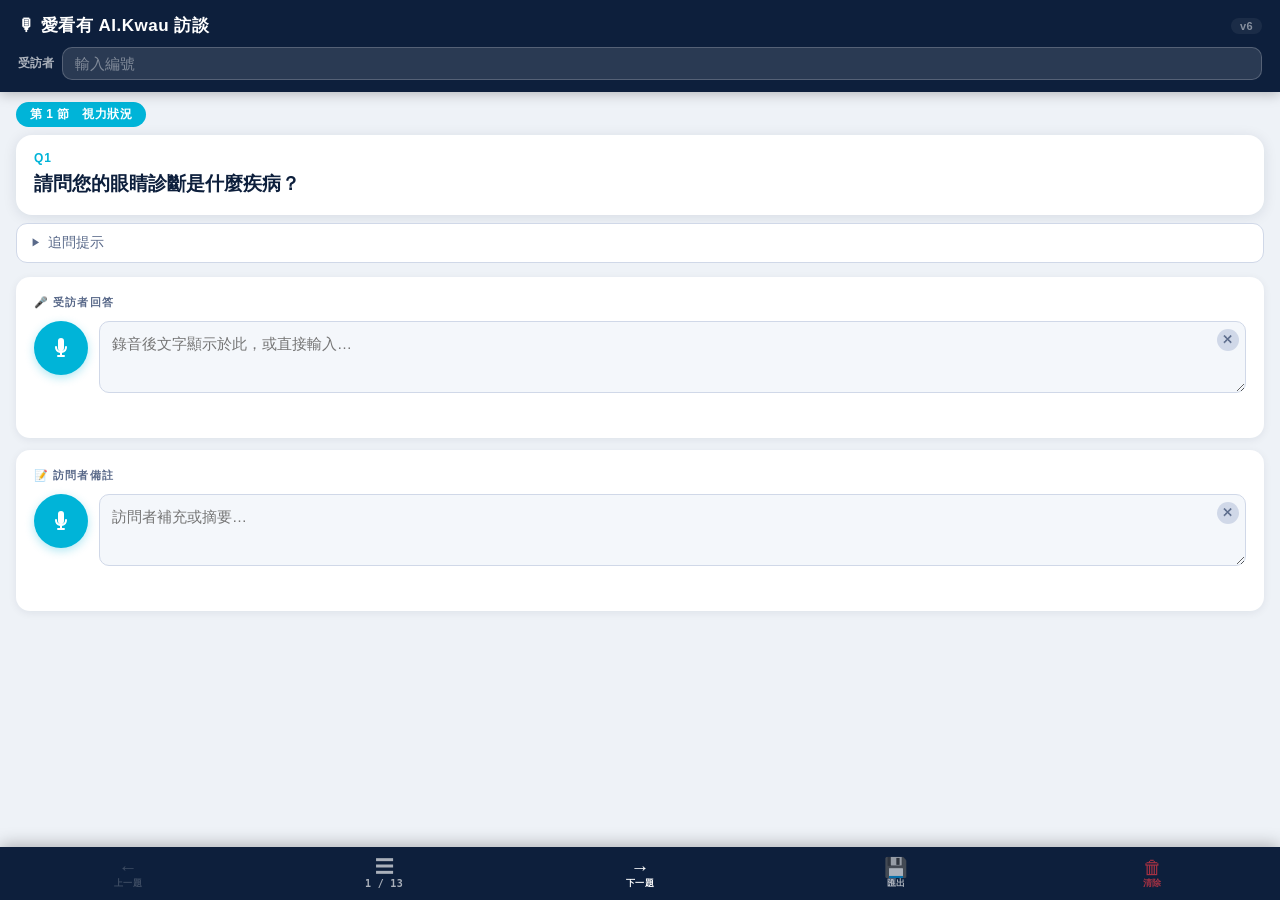
<file: ai-kwau.html>
<!DOCTYPE html>
<html lang="zh-TW">
<head>
<meta charset="UTF-8">
<meta name="viewport" content="width=device-width,initial-scale=1,maximum-scale=1">
<title>愛看有 AI.Kwau 訪談 v6</title>
<style>
*{box-sizing:border-box;margin:0;padding:0;-webkit-tap-highlight-color:transparent}
:root{
  --bg:#eef2f7;
  --sur:#ffffff;
  --pri:#0d1f3c;
  --acc:#00b4d8;
  --acc2:#009ab8;
  --red:#e63946;
  --txt:#0d1f3c;
  --dim:#5a6a8a;
  --bdr:#d0d8e8;
  --su2:#f4f7fb;
}
html,body{min-height:100%;background:var(--bg);color:var(--txt);font-family:-apple-system,BlinkMacSystemFont,'Noto Sans TC','Helvetica Neue',sans-serif}
body{padding-bottom:calc(env(safe-area-inset-bottom,0px) + 80px)}

/* ── HEADER ── */
.hdr{background:var(--pri);color:#fff;padding:14px 18px 12px;position:sticky;top:0;z-index:100;box-shadow:0 2px 12px rgba(0,0,0,.25)}
.hdr-top{display:flex;align-items:center;justify-content:space-between;margin-bottom:10px}
.hdr-title{font-size:17px;font-weight:800;letter-spacing:.03em;display:flex;align-items:center;gap:7px}
.hdr-ver{font-size:11px;font-weight:700;opacity:.5;background:rgba(255,255,255,.12);padding:2px 9px;border-radius:12px;letter-spacing:.04em}
.hdr-id{display:flex;align-items:center;gap:8px}
.hdr-id-lbl{font-size:12px;opacity:.65;white-space:nowrap;font-weight:600}
.hdr-id-inp{flex:1;background:rgba(255,255,255,.12);border:1.5px solid rgba(255,255,255,.2);border-radius:10px;padding:7px 12px;font-size:15px;color:#fff;outline:none;min-width:0}
.hdr-id-inp::placeholder{color:rgba(255,255,255,.4)}
.hdr-id-inp:focus{border-color:var(--acc)}

/* ── SECTION BADGE ── */
.sec-badge{display:inline-flex;align-items:center;gap:6px;background:var(--acc);color:#fff;font-size:12px;font-weight:700;padding:4px 14px;border-radius:20px;letter-spacing:.04em}

/* ── STICKY QUESTION AREA ── */
.sticky-q{position:sticky;top:var(--hdr-h,64px);z-index:50;background:var(--bg);padding:10px 16px 0}

/* ── QUESTION CARD ── */
.q-card{background:var(--sur);border-radius:16px;padding:16px 18px;box-shadow:0 2px 14px rgba(13,31,60,.10)}
.q-id{font-size:12px;font-weight:800;color:var(--acc);letter-spacing:.08em;margin-bottom:5px}
.q-text{font-size:19px;font-weight:700;line-height:1.5;color:var(--pri)}

/* ── FOLLOW-UP ── */
.fu-wrap{margin:10px 16px 0}
.fu-btn{width:100%;display:flex;align-items:center;gap:7px;background:var(--sur);border:1.5px solid var(--bdr);border-radius:11px;padding:10px 14px;font-size:14px;color:var(--dim);cursor:pointer;text-align:left;transition:.15s;touch-action:manipulation}
.fu-btn:active{background:var(--su2)}
.fu-arrow{font-size:10px;transition:transform .2s;display:inline-block}
.fu-btn.open .fu-arrow{transform:rotate(90deg)}
.fu-body{display:none;background:#e0f5fb;border:1.5px solid #9dd8ea;border-top:none;border-radius:0 0 11px 11px;padding:13px 15px;font-size:14px;color:#08485e;line-height:1.65}
.fu-body.show{display:block}

/* ── REC BLOCKS ── */
.rec-blocks{margin:14px 16px 0;display:flex;flex-direction:column;gap:12px}
.rec-block{background:var(--sur);border-radius:14px;padding:16px;box-shadow:0 2px 8px rgba(13,31,60,.07);border:2.5px solid transparent;transition:border-color .18s}
.rec-block.active{border-color:var(--red)}
.block-label{font-size:11px;font-weight:800;letter-spacing:.1em;color:var(--dim);margin-bottom:11px;display:flex;align-items:center;gap:5px}
.rec-row{display:flex;gap:11px;align-items:flex-start}
.mic-btn{width:54px;height:54px;flex-shrink:0;border-radius:50%;background:var(--acc);border:none;cursor:pointer;display:flex;align-items:center;justify-content:center;transition:.15s;touch-action:manipulation;box-shadow:0 3px 10px rgba(0,180,216,.3)}
.mic-btn svg{width:24px;height:24px;fill:#fff;flex-shrink:0}
.mic-btn.recording{background:var(--red);box-shadow:0 3px 10px rgba(230,57,70,.4);animation:rpulse 1.1s ease-in-out infinite}
.mic-btn.off{background:#b8c4d4;box-shadow:none;cursor:not-allowed}
@keyframes rpulse{0%,100%{box-shadow:0 0 0 0 rgba(230,57,70,.45)}60%{box-shadow:0 0 0 12px rgba(230,57,70,0)}}
.ta-wrap{flex:1;position:relative}
.rec-ta{width:100%;min-height:72px;border:1.5px solid var(--bdr);border-radius:10px;padding:10px 34px 10px 12px;font-size:15px;font-family:inherit;color:var(--txt);background:var(--su2);resize:vertical;outline:none;line-height:1.6;transition:border-color .15s}
.rec-ta:focus{border-color:var(--acc);background:#fff}
.ta-clear{position:absolute;top:8px;right:7px;width:22px;height:22px;border-radius:50%;border:none;background:var(--bdr);color:var(--dim);cursor:pointer;font-size:12px;display:flex;align-items:center;justify-content:center;transition:.12s;touch-action:manipulation}
.ta-clear:active{background:#b4bfcf}
.rec-status{min-height:18px;font-size:12px;font-weight:700;color:var(--red);margin-top:5px;padding-left:2px}

/* ── BOTTOM TOOLBAR ── */
.toolbar{position:fixed;bottom:0;left:0;right:0;background:var(--pri);display:flex;align-items:stretch;padding-bottom:env(safe-area-inset-bottom,0);z-index:200;box-shadow:0 -2px 16px rgba(0,0,0,.28)}
.tb-btn{flex:1;display:flex;flex-direction:column;align-items:center;justify-content:center;gap:2px;padding:10px 4px 11px;border:none;background:none;color:rgba(255,255,255,.65);cursor:pointer;touch-action:manipulation;transition:color .12s,background .12s;-webkit-tap-highlight-color:transparent}
.tb-btn:active{background:rgba(255,255,255,.1);color:#fff}
.tb-btn:disabled{color:rgba(255,255,255,.2);cursor:not-allowed}
.tb-btn.tb-next{color:#fff}
.tb-btn.tb-next.done{color:#4ade80}
.tb-icon{font-size:19px;line-height:1}
.tb-label{font-size:9px;font-weight:700;letter-spacing:.05em;line-height:1}
.tb-prog{font-size:10px;font-weight:800;font-family:monospace;letter-spacing:.03em}

/* ── NO SPEECH BANNER ── */
.no-speech-banner{display:none;margin:0 0 0;background:#fff3cd;border:1.5px solid #ffc107;border-radius:10px;padding:11px 14px;font-size:13px;color:#7a5a00;line-height:1.5}

/* ── JUMP SHEET ── */
.jump-ov{display:none;position:fixed;inset:0;background:rgba(0,0,0,.45);z-index:500;align-items:flex-end}
.jump-ov.on{display:flex}
.jump-sheet{width:100%;background:var(--sur);border-radius:20px 20px 0 0;padding:0 0 calc(12px + env(safe-area-inset-bottom,0));max-height:78vh;display:flex;flex-direction:column}
.jump-top{flex-shrink:0;padding:14px 18px 8px;border-bottom:1px solid var(--bdr)}
.jump-handle{width:36px;height:4px;background:var(--bdr);border-radius:2px;margin:0 auto 12px}
.jump-title{font-size:14px;font-weight:800;color:var(--pri)}
.jump-list{overflow-y:auto;flex:1}
.jump-sec-hd{font-size:11px;font-weight:800;color:var(--acc);letter-spacing:.07em;padding:10px 18px 3px}
.jump-item{width:100%;display:flex;align-items:center;gap:10px;padding:11px 18px;border:none;background:none;text-align:left;cursor:pointer;touch-action:manipulation;transition:background .1s}
.jump-item:active,.jump-item:hover{background:var(--su2)}
.jump-item.cur{background:#e0f5fb}
.jump-num{font-size:12px;font-weight:800;font-family:monospace;color:var(--dim);width:30px;flex-shrink:0}
.jump-item.cur .jump-num{color:var(--acc)}
.jump-q{font-size:14px;color:var(--txt);line-height:1.4;flex:1;text-align:left}
.jump-dot{width:8px;height:8px;border-radius:50%;background:var(--bdr);flex-shrink:0;transition:background .15s}
.jump-item.done .jump-dot{background:var(--acc)}
</style>
</head>
<body>

<!-- HEADER -->
<header class="hdr">
  <div class="hdr-top">
    <div class="hdr-title">🎙 愛看有 AI.Kwau 訪談</div>
    <span class="hdr-ver">v6</span>
  </div>
  <div class="hdr-id">
    <span class="hdr-id-lbl">受訪者</span>
    <input class="hdr-id-inp" id="iid" type="text" placeholder="輸入編號" autocomplete="off" spellcheck="false" inputmode="text">
  </div>
</header>

<div class="sticky-q">
  <div class="no-speech-banner" id="no-speech">⚠️ 此裝置不支援語音辨識，請手動輸入文字。</div>
  <div style="margin-bottom:8px"><span id="sec-badge" class="sec-badge"></span></div>
  <!-- QUESTION -->
  <div class="q-card">
    <div class="q-id" id="q-id"></div>
    <div class="q-text" id="q-text"></div>
  </div>
  <!-- FOLLOW-UP -->
  <div class="fu-wrap" id="fu-wrap" style="margin:8px 0 0">
    <button class="fu-btn" id="fu-btn" onclick="toggleFU()"><span class="fu-arrow">▶</span>追問提示</button>
    <div class="fu-body" id="fu-body"></div>
  </div>
</div>

<!-- JUMP SHEET -->
<div class="jump-ov" id="jump-ov" onclick="bgCloseJump(event)">
  <div class="jump-sheet">
    <div class="jump-top">
      <div class="jump-handle"></div>
      <div class="jump-title">快速跳題</div>
    </div>
    <div class="jump-list" id="jump-list"></div>
  </div>
</div>

<!-- RECORDING BLOCKS -->
<div class="rec-blocks">
  <div class="rec-block" id="block-a">
    <div class="block-label">🎤 受訪者回答</div>
    <div class="rec-row">
      <button class="mic-btn" id="mic-a" onclick="toggleRec('a')" aria-label="受訪者錄音">
        <svg viewBox="0 0 24 24"><path d="M12 2a3 3 0 0 1 3 3v7a3 3 0 0 1-6 0V5a3 3 0 0 1 3-3zm5 8a1 1 0 0 1 1 1 6 6 0 0 1-5 5.91V19h2a1 1 0 0 1 0 2H9a1 1 0 0 1 0-2h2v-2.09A6 6 0 0 1 6 11a1 1 0 0 1 2 0 4 4 0 0 0 8 0 1 1 0 0 1 1-1z"/></svg>
      </button>
      <div class="ta-wrap">
        <textarea class="rec-ta" id="ta-a" placeholder="錄音後文字顯示於此，或直接輸入…" oninput="autosave()"></textarea>
        <button class="ta-clear" onclick="clearTA('a')">✕</button>
      </div>
    </div>
    <div class="rec-status" id="st-a"></div>
  </div>

  <div class="rec-block" id="block-b">
    <div class="block-label">📝 訪問者備註</div>
    <div class="rec-row">
      <button class="mic-btn" id="mic-b" onclick="toggleRec('b')" aria-label="訪問者備註錄音">
        <svg viewBox="0 0 24 24"><path d="M12 2a3 3 0 0 1 3 3v7a3 3 0 0 1-6 0V5a3 3 0 0 1 3-3zm5 8a1 1 0 0 1 1 1 6 6 0 0 1-5 5.91V19h2a1 1 0 0 1 0 2H9a1 1 0 0 1 0-2h2v-2.09A6 6 0 0 1 6 11a1 1 0 0 1 2 0 4 4 0 0 0 8 0 1 1 0 0 1 1-1z"/></svg>
      </button>
      <div class="ta-wrap">
        <textarea class="rec-ta" id="ta-b" placeholder="訪問者補充或摘要…" oninput="autosave()"></textarea>
        <button class="ta-clear" onclick="clearTA('b')">✕</button>
      </div>
    </div>
    <div class="rec-status" id="st-b"></div>
  </div>
</div>

<!-- BOTTOM TOOLBAR -->
<nav class="toolbar">
  <button class="tb-btn" id="tb-prev" onclick="goTo(cur-1)" aria-label="上一題">
    <span class="tb-icon">←</span>
    <span class="tb-label">上一題</span>
  </button>
  <button class="tb-btn" id="tb-jump" onclick="openJump()" aria-label="跳題">
    <span class="tb-icon">☰</span>
    <span class="tb-prog" id="tb-prog">1 / 13</span>
  </button>
  <button class="tb-btn tb-next" id="tb-next" onclick="goTo(cur+1)" aria-label="下一題">
    <span class="tb-icon" id="tb-next-icon">→</span>
    <span class="tb-label" id="tb-next-lbl">下一題</span>
  </button>
  <button class="tb-btn" onclick="exportJSON()" aria-label="匯出 JSON">
    <span class="tb-icon">💾</span>
    <span class="tb-label">匯出</span>
  </button>
  <button class="tb-btn" onclick="clearData()" aria-label="清除資料" style="color:rgba(230,57,70,.7)">
    <span class="tb-icon">🗑</span>
    <span class="tb-label">清除</span>
  </button>
</nav>

<script>
/* ════════════ QUESTIONS ════════════ */
const QS=[
  {id:'Q1', sec:1,st:'視力狀況',
   q:'請問您的眼睛診斷是什麼疾病？',
   fu:'是青光眼、黃斑部病變、糖尿病視網膜病變、還是其他？'},
  {id:'Q2', sec:1,st:'視力狀況',
   q:'大約什麼時候確診的？',
   fu:'到現在大概多久了？'},
  {id:'Q3', sec:1,st:'視力狀況',
   q:'目前視力狀況怎麼形容——看東西有哪些限制？',
   fu:'比如說，是中間模糊、旁邊看不到、還是整體都比較暗？'},
  {id:'Q4', sec:2,st:'PC 使用習慣',
   q:'您現在主要用什麼設備上網或處理事情？',
   fu:'桌機、筆電、手機、平板，還是都有用？為什麼選擇用電腦？'},
  {id:'Q5', sec:2,st:'PC 使用習慣',
   q:'電腦螢幕大概多大？有接外接螢幕嗎？',
   fu:'有接外接螢幕嗎？'},
  {id:'Q6', sec:2,st:'PC 使用習慣',
   q:'用電腦的時候，怎麼操作？',
   fu:'是用一般的鍵盤滑鼠、還是有用大鍵盤、觸控、或語音輸入？'},
  {id:'Q7', sec:2,st:'PC 使用習慣',
   q:'大概多常用電腦、每次用多久？',
   fu:'通常什麼時段用——白天還是晚上？在家還是外出？'},
  {id:'Q8', sec:2,st:'PC 使用習慣',
   q:'主要用電腦做什麼事？為什麼選擇用電腦？',
   fu:'工作、看影片、通訊、購物⋯有沒有特別常用的程式或網站？'},
  {id:'Q9', sec:2,st:'PC 使用習慣',
   q:'您有沒有調整過電腦的文字大小，或是把畫面放大來看？',
   fu:'調到什麼程度您覺得比較舒服？（如：系統字體調大、瀏覽器放大、Windows 顯示縮放）'},
  {id:'Q10',sec:3,st:'困難與現有解法',
   q:'上次用電腦，有沒有哪邊讓您覺得特別費力或不順？可以描述一下當時在做什麼嗎？',
   fu:'那個時候最讓您困擾的是什麼？'},
  {id:'Q11',sec:3,st:'困難與現有解法',
   q:'您現在用什麼方法來處理這些不方便？',
   fu:'這些方法有讓您覺得改善的地方嗎？還是有哪些問題沒有解決到？'},
  {id:'Q12',sec:3,st:'困難與現有解法',
   q:'如果用 1 到 5 分來評，您現在用電腦的整體體驗大概幾分？為什麼？',
   fu:'如果可以許一個願，您最希望電腦在哪一件事上變得更好用？'},
  {id:'Q13',sec:3,st:'困難與現有解法',
   q:'最後有什麼想要補充的嗎？',
   fu:'謝謝您的分享'},
];

/* ════════════ STATE ════════════ */
let cur = 0;
let answers = QS.map(q=>({
  q_id: q.id, section: q.sec, section_title: q.st, question: q.q,
  response: '', interviewer_note: '', recorded_at: null
}));
let _startedAt = null;
let activeRec = null; // 'a' | 'b' | null
let srA = null, srB = null;
let recSnap   = { a: '', b: '' }; // textarea snapshot before each session (never changes during session)
let recFinals = { a: '', b: '' }; // accumulated final results within current session

/* ════════════ INIT ════════════ */
const SR = window.SpeechRecognition || window.webkitSpeechRecognition;
function syncHdrHeight() {
  const h = document.querySelector('.hdr').offsetHeight;
  document.documentElement.style.setProperty('--hdr-h', h + 'px');
}

window.addEventListener('DOMContentLoaded', () => {
  if (!SR) document.getElementById('no-speech').style.display = 'block';
  document.getElementById('iid').addEventListener('input', autosave);
  loadFromStorage();
  render();
  syncHdrHeight();
  window.addEventListener('resize', syncHdrHeight);
});

/* ════════════ RENDER ════════════ */
function render() {
  const q = QS[cur];
  document.getElementById('sec-badge').textContent = '第 ' + q.sec + ' 節　' + q.st;
  document.getElementById('q-id').textContent = q.id;
  document.getElementById('q-text').textContent = q.q;

  // follow-up
  const fuWrap = document.getElementById('fu-wrap');
  const fuBtn  = document.getElementById('fu-btn');
  const fuBody = document.getElementById('fu-body');
  if (q.fu) {
    fuWrap.style.display = 'block';
    fuBody.textContent = q.fu;
    fuBtn.classList.remove('open');
    fuBody.classList.remove('show');
  } else {
    fuWrap.style.display = 'none';
  }

  // restore answers
  document.getElementById('ta-a').value = answers[cur].response || '';
  document.getElementById('ta-b').value = answers[cur].interviewer_note || '';

  // toolbar sync
  const isLast = cur === QS.length - 1;
  document.getElementById('tb-prev').disabled = cur === 0;
  document.getElementById('tb-prog').textContent = (cur+1) + ' / ' + QS.length;
  document.getElementById('tb-next').disabled = false;
  document.getElementById('tb-next').className = 'tb-btn tb-next' + (isLast ? ' done' : '');
  document.getElementById('tb-next-icon').textContent = isLast ? '✓' : '→';
  document.getElementById('tb-next-lbl').textContent = isLast ? '完成' : '下一題';

  stopAll();
  window.scrollTo({ top: 0, behavior: 'smooth' });
}

function toggleFU() {
  document.getElementById('fu-btn').classList.toggle('open');
  document.getElementById('fu-body').classList.toggle('show');
}

/* ════════════ NAVIGATION ════════════ */
function goTo(idx) {
  if (idx < 0 || idx >= QS.length) return;
  saveCurrentTextareas();
  cur = idx;
  render();
}

function saveCurrentTextareas() {
  answers[cur].response = document.getElementById('ta-a').value;
  answers[cur].interviewer_note = document.getElementById('ta-b').value;
  if ((answers[cur].response || answers[cur].interviewer_note) && !answers[cur].recorded_at)
    answers[cur].recorded_at = new Date().toISOString();
}

/* ════════════ RECORDING ════════════ */
function toggleRec(ch) {
  if (!SR) { setStatus(ch, '⚠️ 不支援語音辨識'); return; }
  if (activeRec === ch) { stopAll(); return; }
  stopAll();
  startRec(ch);
}

function startRec(ch) {
  const rec = new SR();
  rec.lang = 'zh-TW';
  rec.continuous = false;
  rec.interimResults = true;
  if (ch === 'a') srA = rec; else srB = rec;
  activeRec = ch;

  const other = ch === 'a' ? 'b' : 'a';
  document.getElementById('mic-' + ch).classList.add('recording');
  document.getElementById('mic-' + other).classList.add('off');
  document.getElementById('block-' + ch).classList.add('active');
  setStatus(ch, '🔴 錄音中，開始說話…');

  const ta = document.getElementById('ta-' + ch);
  recSnap[ch]   = ta.value.trim(); // snapshot before session — never overwritten during session
  recFinals[ch] = '';               // reset accumulated finals for this session

  rec.onresult = e => {
    let newFinals = '', interim = '';
    for (let i = 0; i < e.results.length; i++) {
      if (e.results[i].isFinal) newFinals += e.results[i][0].transcript;
      else interim += e.results[i][0].transcript;
    }
    if (newFinals) {
      recFinals[ch] = newFinals; // commit finals (one utterance per continuous:false session)
      autosave();
    }
    // Build display: confirmed finals + live interim preview
    const display = recFinals[ch] + interim;
    // Guard: only write to textarea if there's something to show (prevents blank-overwrite bug)
    if (display) {
      ta.value = recSnap[ch] ? recSnap[ch] + '\n' + display : display;
    }
    setStatus(ch, interim ? '🔴 辨識中…' : '');
  };
  rec.onerror = e => { setStatus(ch, '⚠️ ' + (e.error === 'no-speech' ? '未偵測到聲音' : e.error)); stopAll(); };
  rec.onend = () => stopAll();

  try { rec.start(); }
  catch(e) { setStatus(ch, '⚠️ 無法啟動麥克風'); stopAll(); }
}

function stopAll() {
  [srA, srB].forEach(r => { if (r) try { r.stop(); } catch(e) {} });
  srA = srB = null;
  activeRec = null;
  ['a','b'].forEach(ch => {
    document.getElementById('mic-' + ch).classList.remove('recording','off');
    document.getElementById('block-' + ch).classList.remove('active');
    setStatus(ch, '');
  });
}

function setStatus(ch, msg) { document.getElementById('st-' + ch).textContent = msg; }

function clearTA(ch) {
  document.getElementById('ta-' + ch).value = '';
  autosave();
}

/* ════════════ STORAGE ════════════ */
function storageKey() {
  const iid = document.getElementById('iid').value.trim() || 'unknown';
  return 'aikwau_interview_' + iid;
}
function autosave() {
  saveCurrentTextareas();
  if (!_startedAt) _startedAt = new Date().toISOString();
  const iid = document.getElementById('iid').value.trim() || 'unknown';
  const data = { meta: { interviewee_id: iid, started_at: _startedAt, saved_at: new Date().toISOString() }, answers };
  localStorage.setItem(storageKey(), JSON.stringify(data));
}
function loadFromStorage() {
  // find most recent aikwau key
  const keys = Object.keys(localStorage).filter(k => k.startsWith('aikwau_interview_'));
  if (!keys.length) return;
  const key = keys.sort().pop();
  try {
    const d = JSON.parse(localStorage.getItem(key) || '{}');
    if (!d.answers) return;
    if (d.meta?.interviewee_id && d.meta.interviewee_id !== 'unknown')
      document.getElementById('iid').value = d.meta.interviewee_id;
    if (d.meta?.started_at) _startedAt = d.meta.started_at;
    answers = d.answers;
  } catch(e) {}
}

/* ════════════ EXPORT ════════════ */
function exportJSON() {
  saveCurrentTextareas();
  const iid = document.getElementById('iid').value.trim() || 'unknown';
  const data = {
    meta: { interviewee_id: iid, started_at: _startedAt || new Date().toISOString(), exported_at: new Date().toISOString() },
    answers
  };
  const blob = new Blob([JSON.stringify(data, null, 2)], { type: 'application/json' });
  const date = new Date().toISOString().slice(0,10).replace(/-/g,'');
  const a = document.createElement('a');
  a.href = URL.createObjectURL(blob);
  a.download = 'aikwau_' + iid + '_' + date + '.json';
  a.click();
}

/* ════════════ JUMP SHEET ════════════ */
function openJump() {
  const list = document.getElementById('jump-list');
  let lastSec = 0;
  list.innerHTML = '';
  QS.forEach((q, i) => {
    if (q.sec !== lastSec) {
      lastSec = q.sec;
      const s = document.createElement('div');
      s.className = 'jump-sec-hd';
      s.textContent = '第 ' + q.sec + ' 節　' + q.st;
      list.appendChild(s);
    }
    const btn = document.createElement('button');
    const hasDone = answers[i].response || answers[i].interviewer_note;
    btn.className = 'jump-item' + (i === cur ? ' cur' : '') + (hasDone ? ' done' : '');
    btn.innerHTML = '<span class="jump-num">' + q.id + '</span><span class="jump-q">' + q.q + '</span><span class="jump-dot"></span>';
    btn.onclick = () => {
      document.getElementById('jump-ov').classList.remove('on');
      goTo(i);
    };
    list.appendChild(btn);
  });
  document.getElementById('jump-ov').classList.add('on');
}

function bgCloseJump(e) {
  if (e.target === document.getElementById('jump-ov'))
    document.getElementById('jump-ov').classList.remove('on');
}

function clearData() {
  if (!confirm('確定清除本筆訪談資料？此操作無法復原。')) return;
  localStorage.removeItem(storageKey());
  answers = QS.map(q=>({ q_id:q.id,section:q.sec,section_title:q.st,question:q.q,response:'',interviewer_note:'',recorded_at:null }));
  document.getElementById('iid').value = '';
  _startedAt = null;
  cur = 0;
  render();
}
</script>
</body>
</html>
</file>
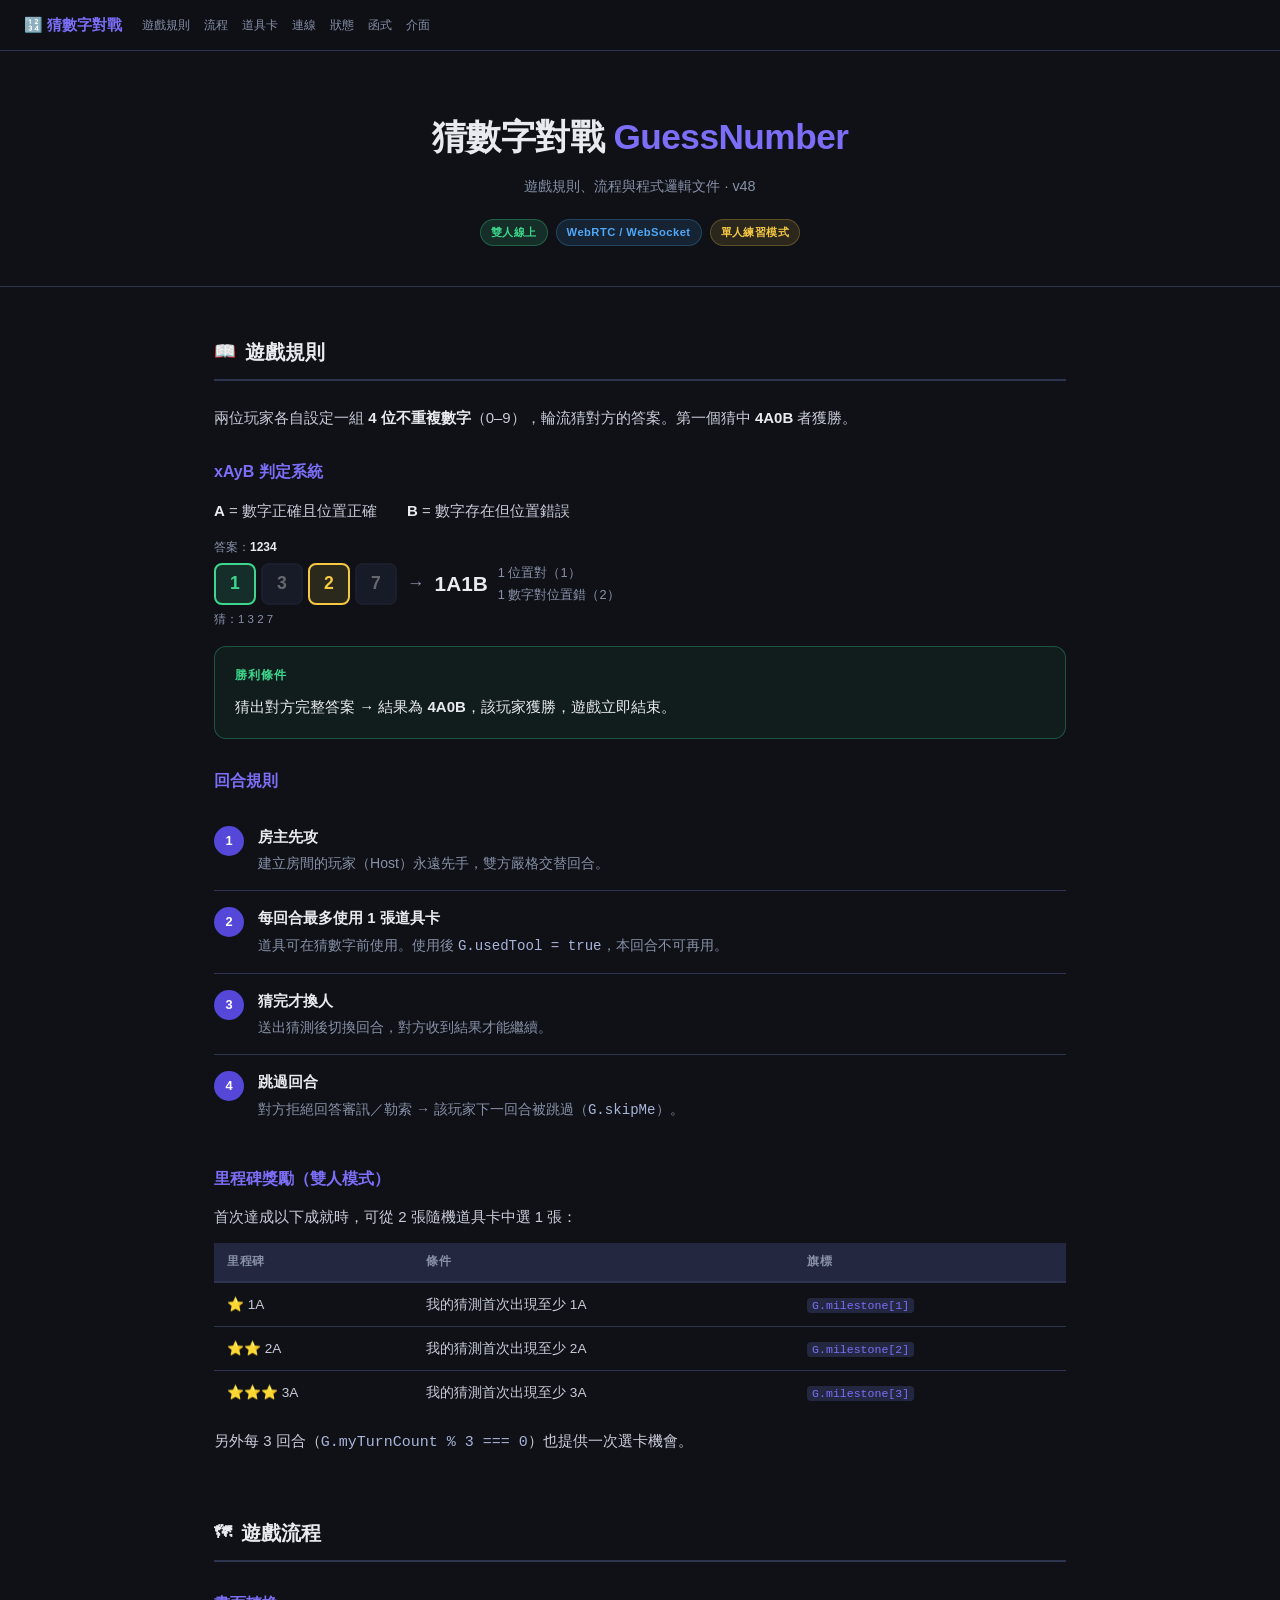
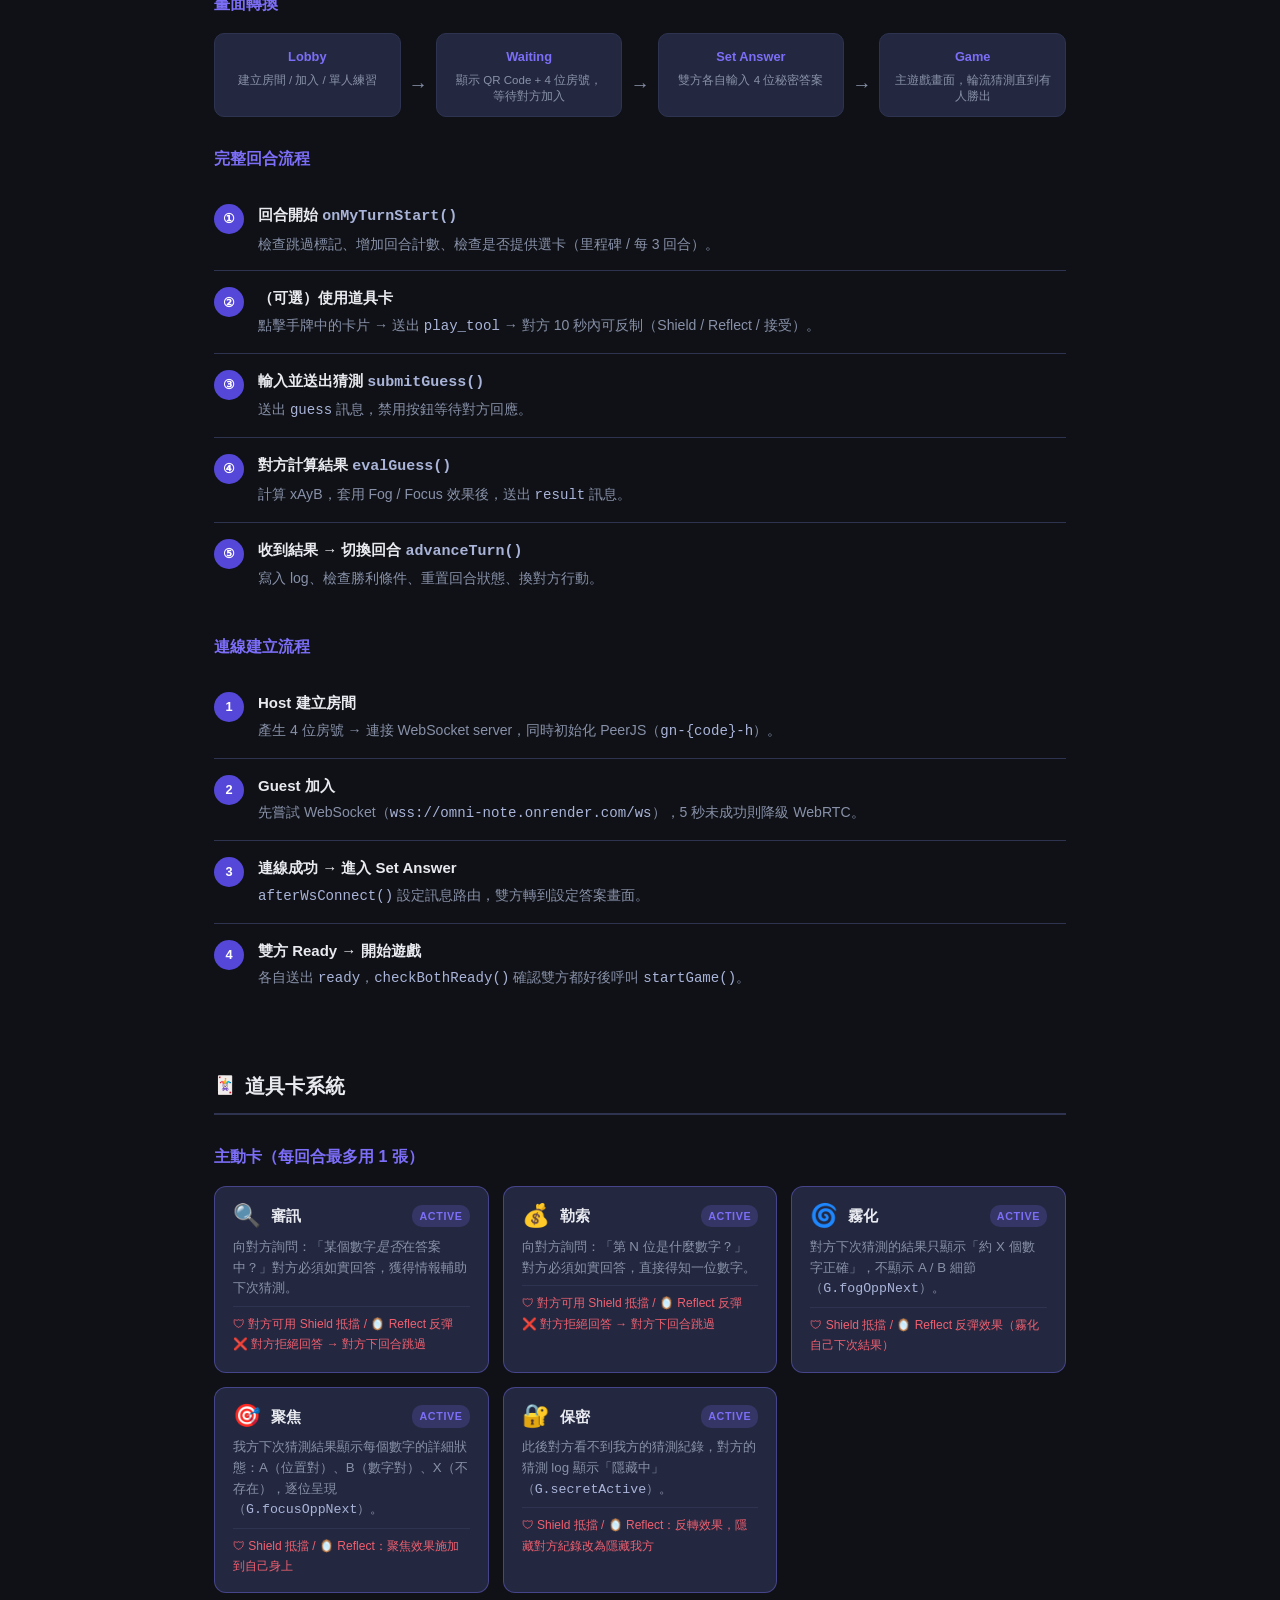
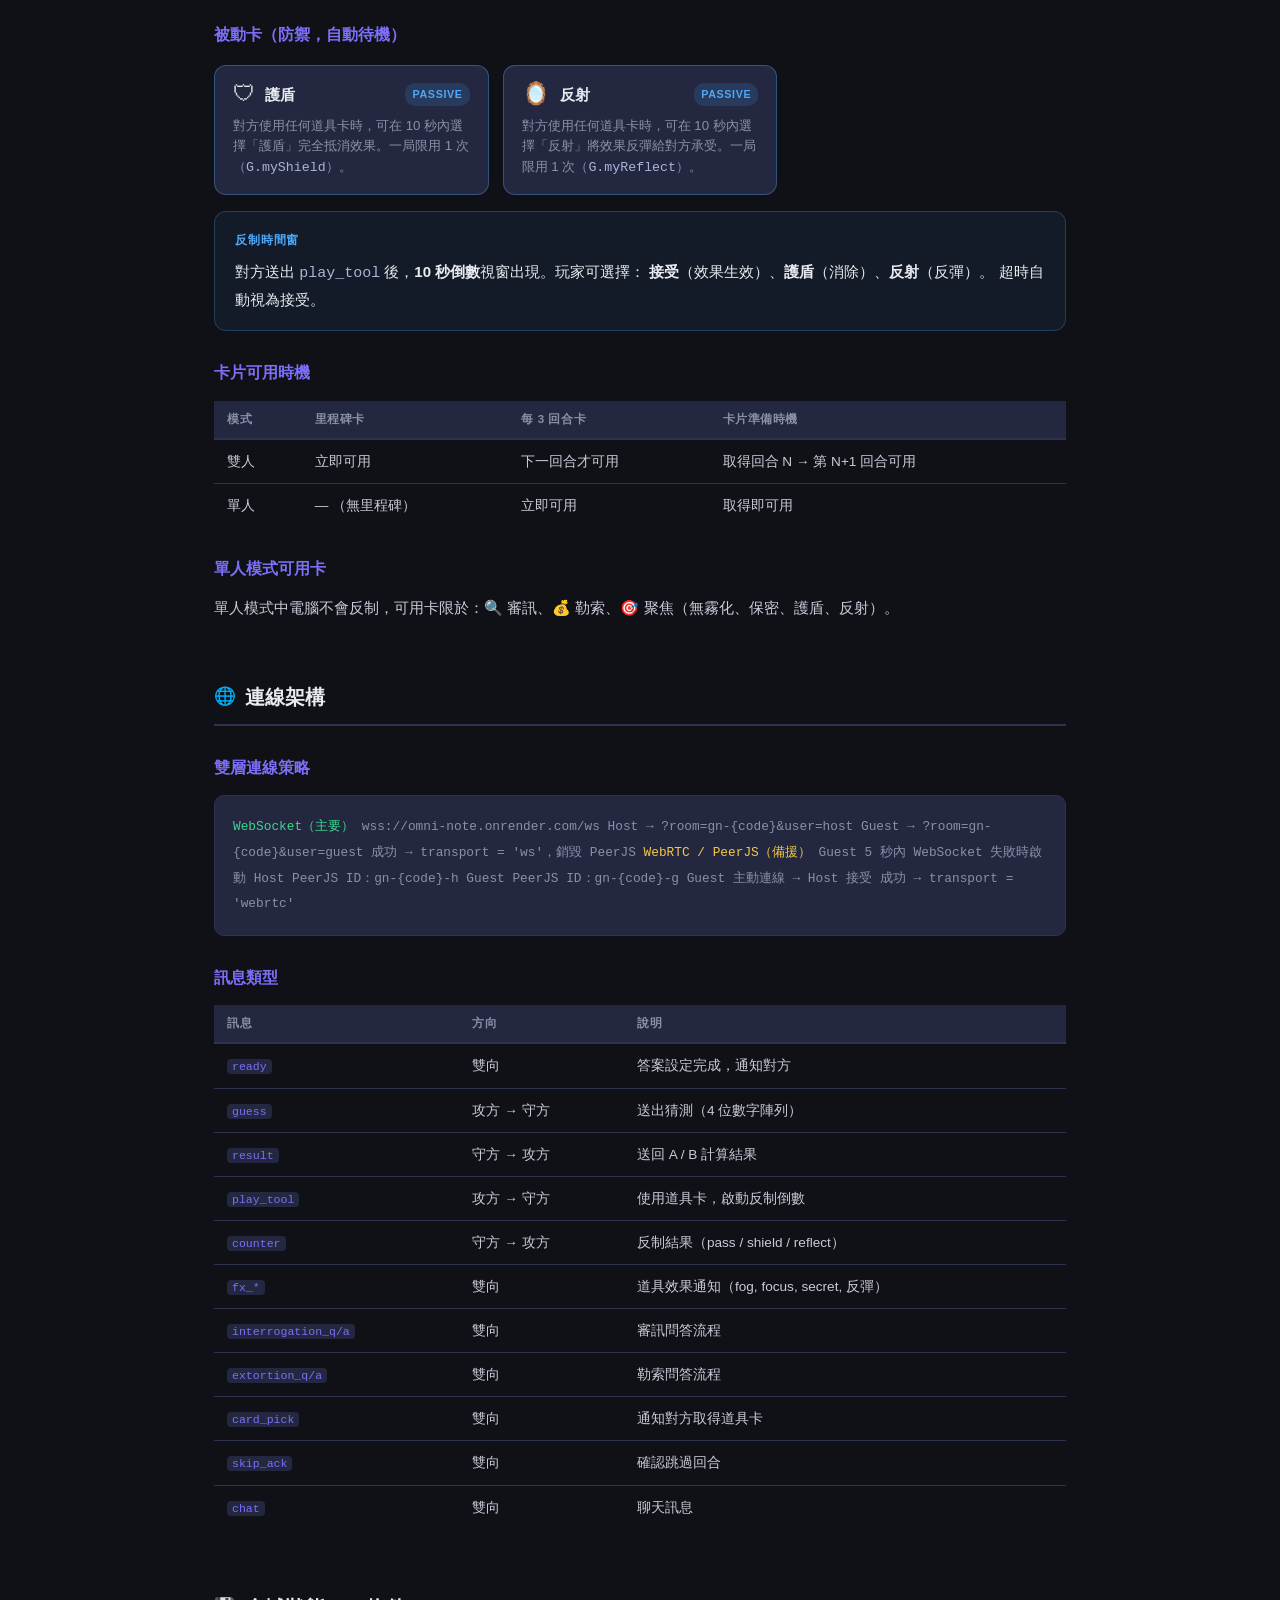
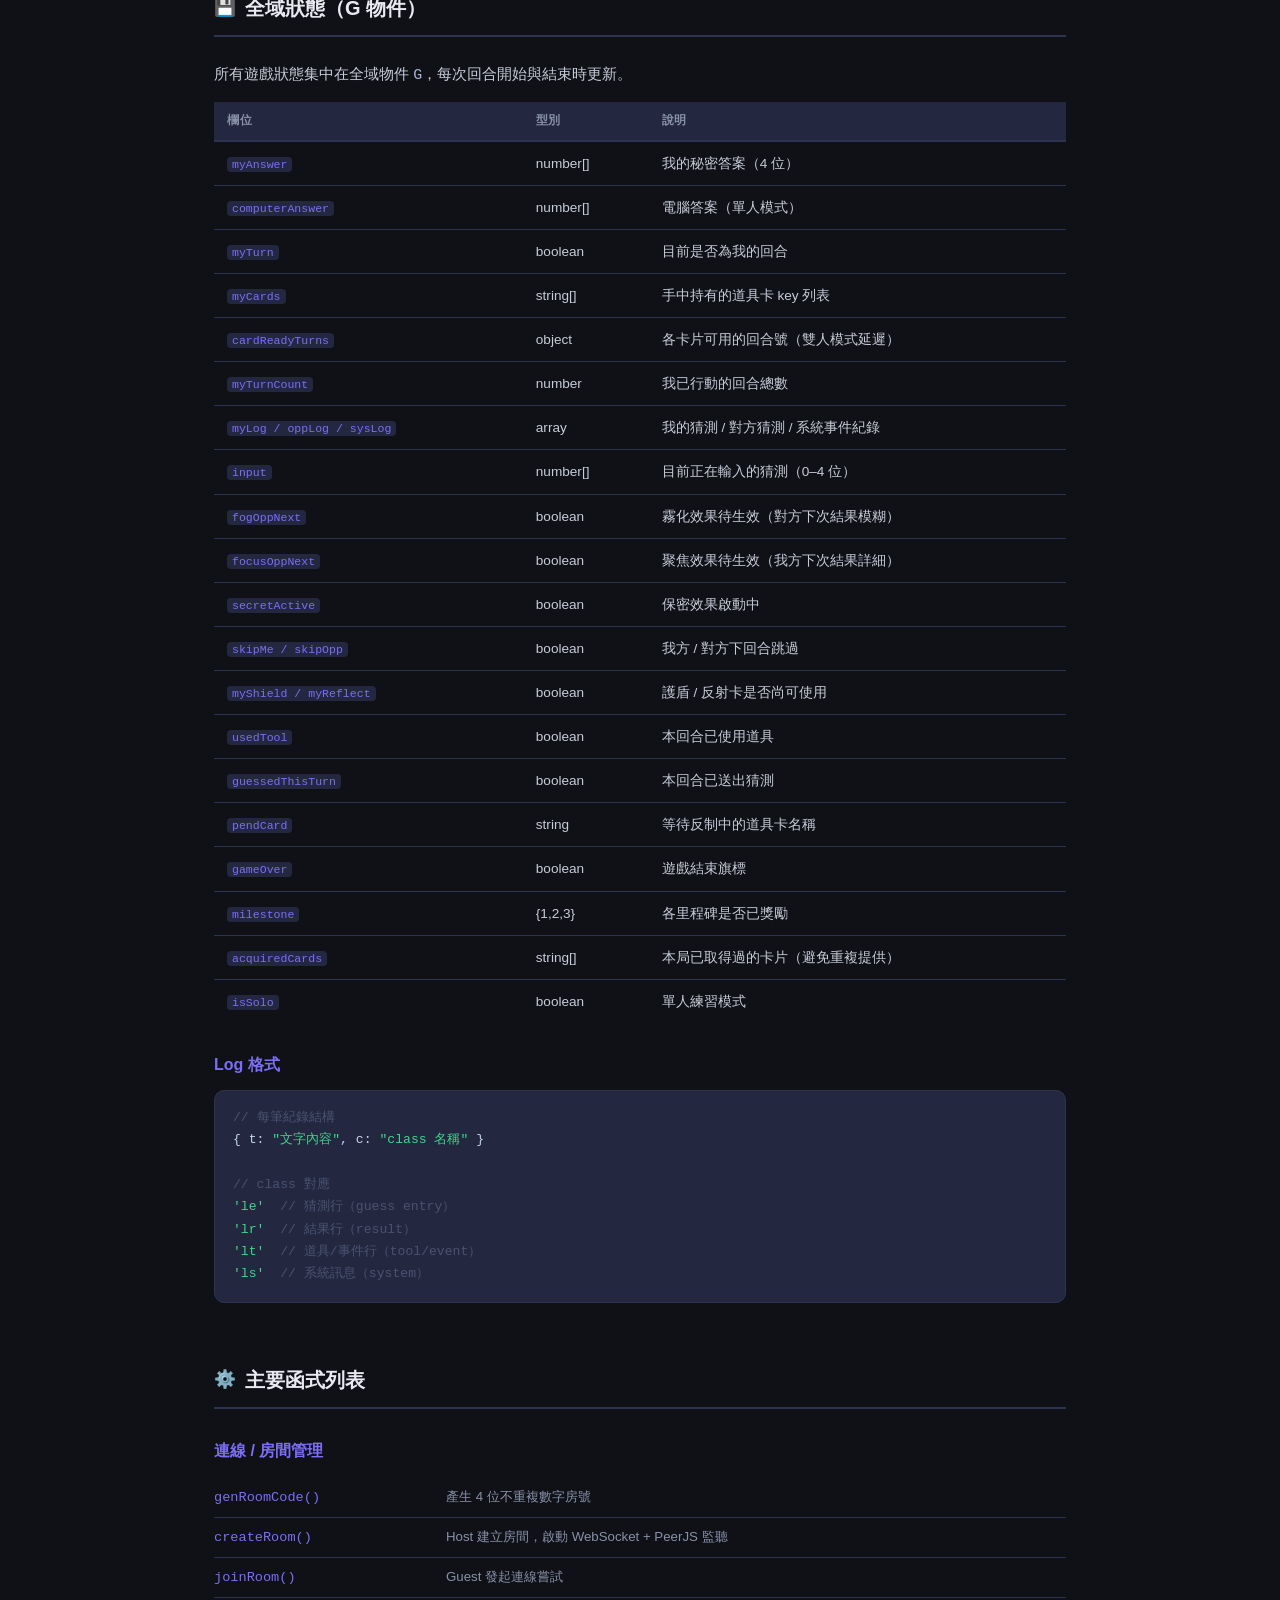
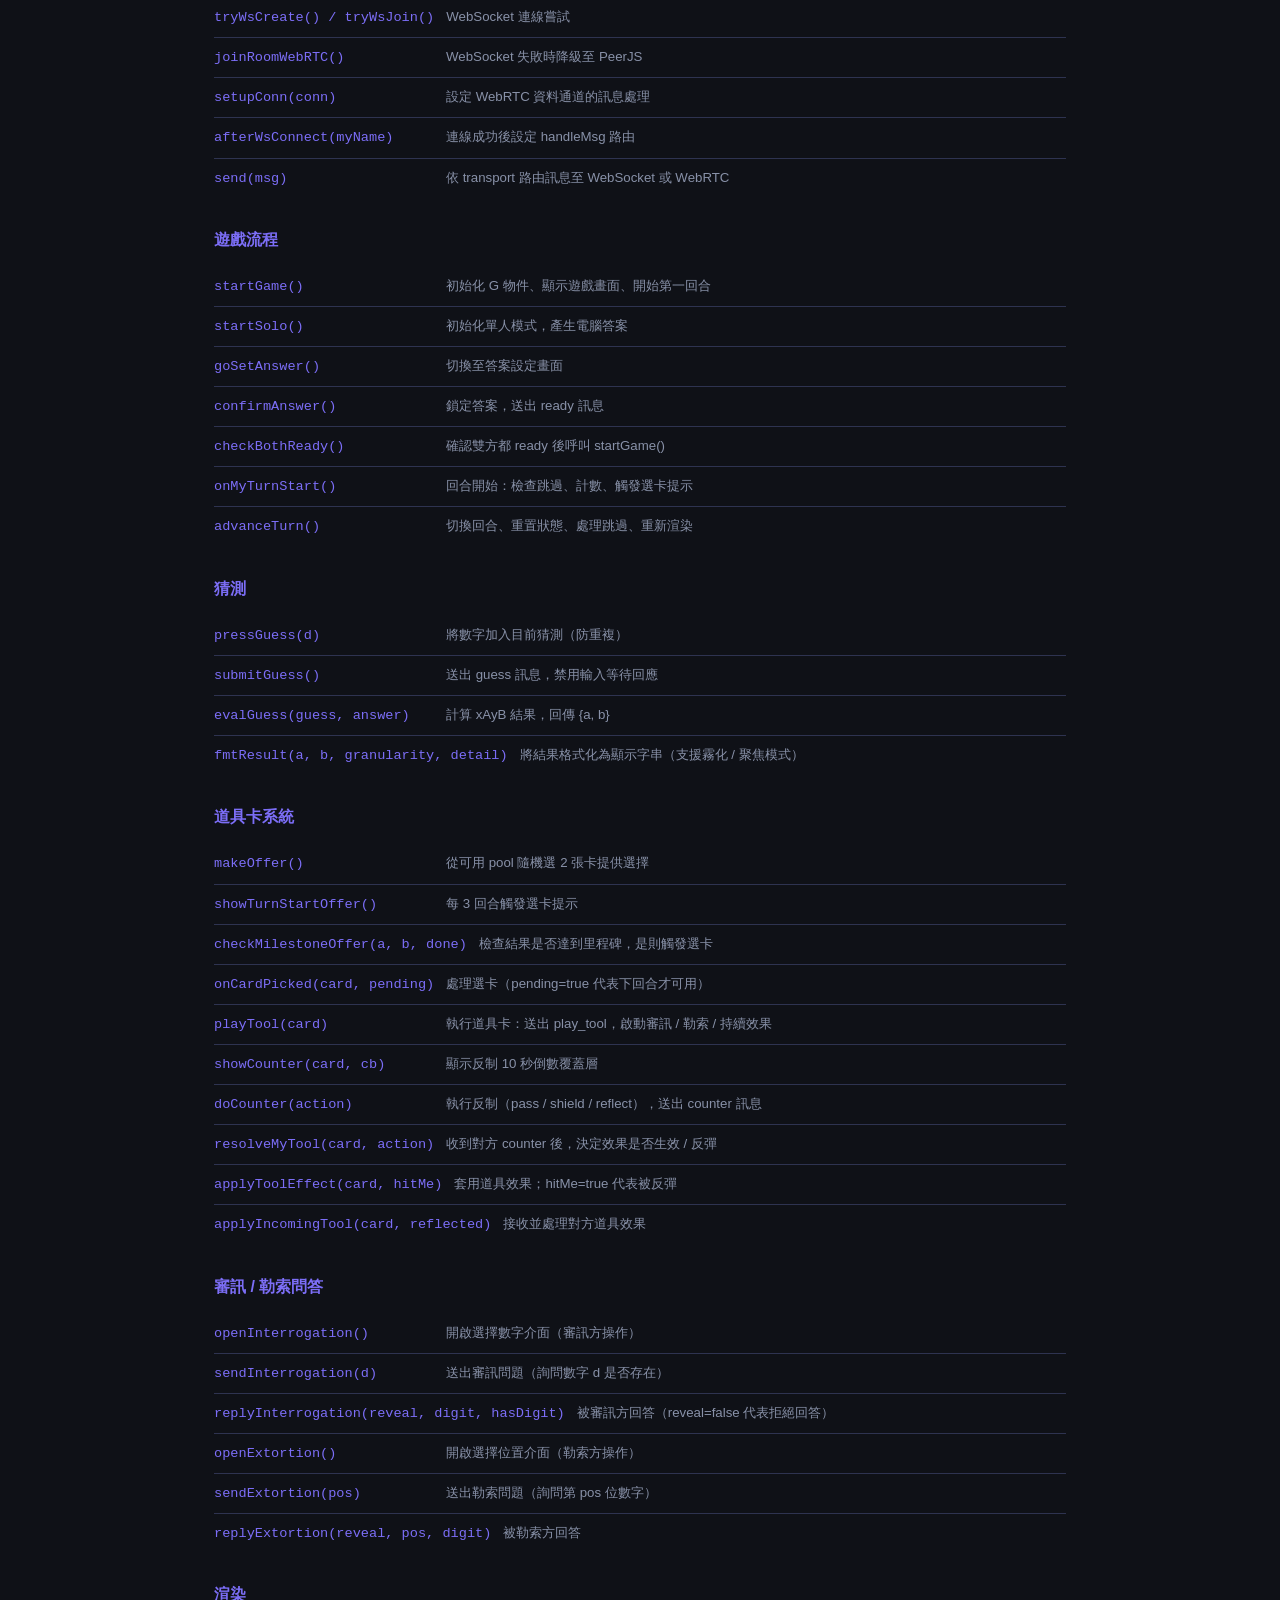
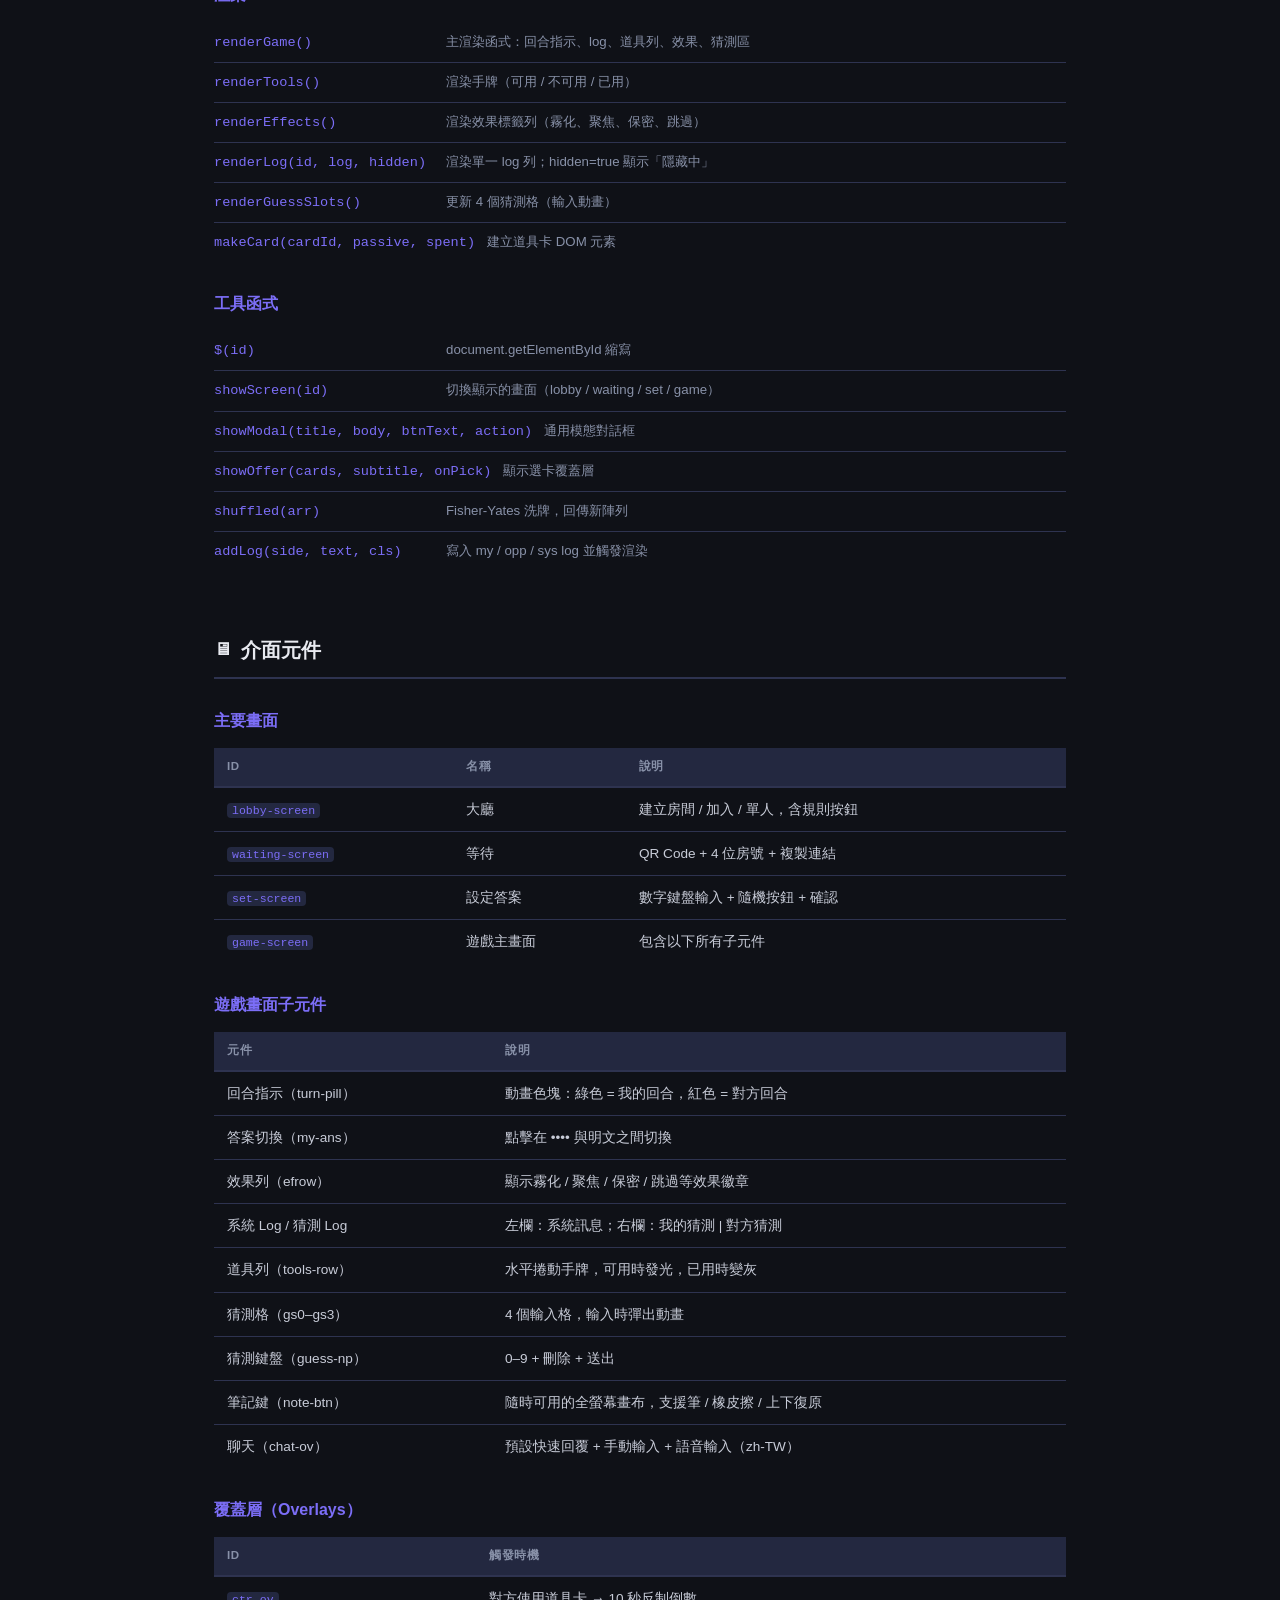
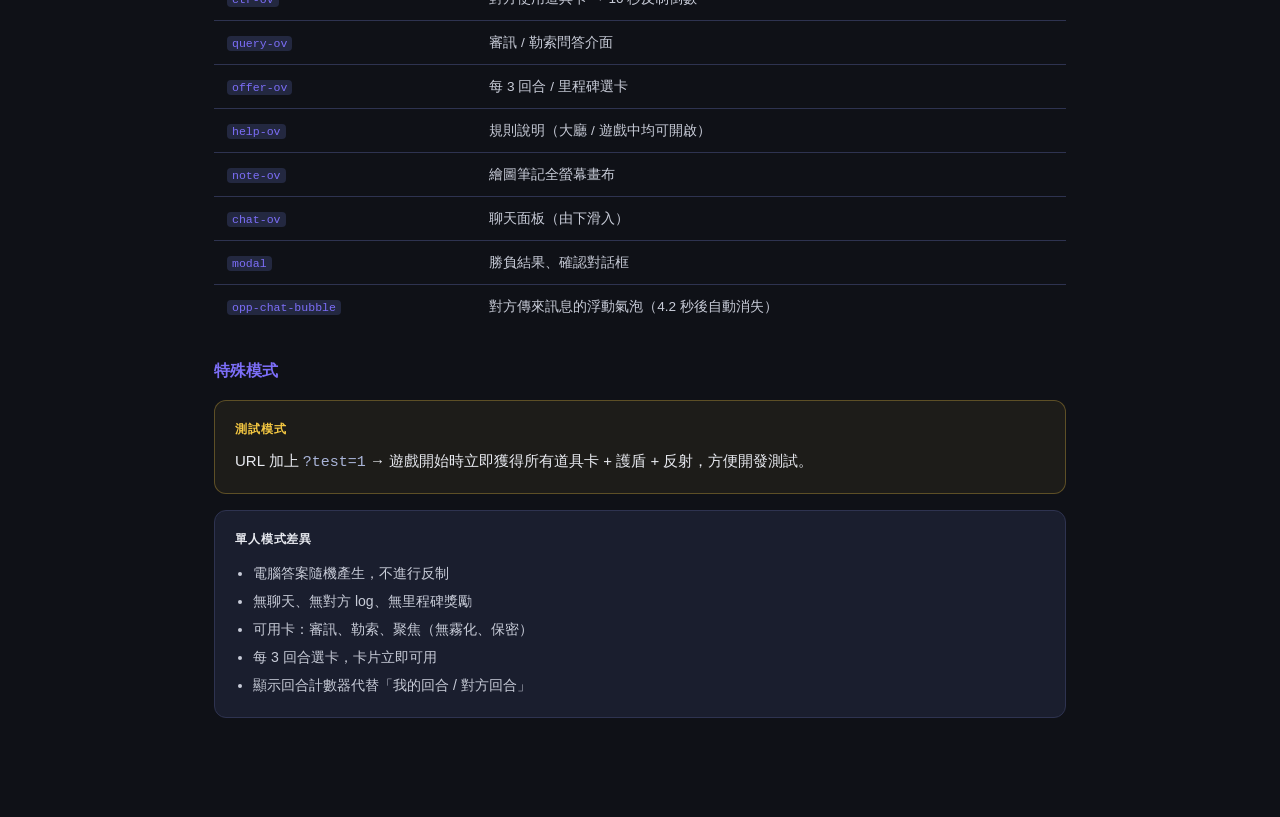
<file: GuessNumber/readme.html>
<!DOCTYPE html>
<html lang="zh-Hant">
<head>
<meta charset="UTF-8">
<meta name="viewport" content="width=device-width,initial-scale=1">
<title>猜數字對戰 — 遊戲規則與程式邏輯</title>
<style>
*{box-sizing:border-box;margin:0;padding:0}
:root{
  --bg:#0f1117;--sur:#1a1e2e;--sur2:#232840;
  --acc:#7c6ef7;--acc2:#5548d9;
  --grn:#3dd68c;--red:#f06070;--yel:#f5c842;--blu:#4ea8f7;
  --txt:#e8eaf0;--dim:#8891a8;--bdr:#2e3350;
  --card-w:220px;
}
html{scroll-behavior:smooth}
body{background:var(--bg);color:var(--txt);font-family:-apple-system,BlinkMacSystemFont,'Noto Sans TC','Helvetica Neue',sans-serif;line-height:1.7;font-size:15px}

/* NAV */
.nav{position:sticky;top:0;z-index:100;background:rgba(15,17,23,.92);backdrop-filter:blur(10px);border-bottom:1px solid var(--bdr);padding:12px 24px;display:flex;align-items:center;gap:20px;flex-wrap:wrap}
.nav-title{font-size:15px;font-weight:800;color:var(--acc);white-space:nowrap}
.nav-links{display:flex;gap:14px;flex-wrap:wrap}
.nav-links a{font-size:12px;color:var(--dim);text-decoration:none;transition:color .15s}
.nav-links a:hover{color:var(--txt)}

/* HERO */
.hero{padding:56px 24px 40px;text-align:center;border-bottom:1px solid var(--bdr)}
.hero-title{font-size:2.2rem;font-weight:900;letter-spacing:-.5px;margin-bottom:8px}
.hero-title span{color:var(--acc)}
.hero-sub{font-size:.9rem;color:var(--dim);margin-bottom:20px}
.hero-badges{display:flex;gap:8px;justify-content:center;flex-wrap:wrap}
.badge{font-size:.7rem;font-weight:700;padding:3px 10px;border-radius:20px;letter-spacing:.04em}
.badge.grn{background:rgba(61,214,140,.15);color:var(--grn);border:1px solid rgba(61,214,140,.3)}
.badge.blu{background:rgba(78,168,247,.12);color:var(--blu);border:1px solid rgba(78,168,247,.25)}
.badge.yel{background:rgba(245,200,66,.12);color:var(--yel);border:1px solid rgba(245,200,66,.25)}

/* LAYOUT */
.container{max-width:900px;margin:0 auto;padding:0 24px 80px}

/* SECTIONS */
.section{padding:48px 0 0}
.sec-hd{font-size:1.25rem;font-weight:800;color:var(--txt);margin-bottom:24px;padding-bottom:10px;border-bottom:2px solid var(--bdr);display:flex;align-items:center;gap:9px}
.sec-icon{font-size:1.1rem}

/* SUBSECTIONS */
.sub-hd{font-size:1rem;font-weight:700;color:var(--acc);margin:28px 0 12px}

/* TEXT */
p{margin-bottom:12px;color:#c8ccd8}
strong{color:var(--txt);font-weight:700}

/* CALL OUT BOXES */
.box{background:var(--sur);border:1px solid var(--bdr);border-radius:12px;padding:18px 20px;margin:16px 0}
.box.grn{border-color:rgba(61,214,140,.3);background:rgba(61,214,140,.06)}
.box.red{border-color:rgba(240,96,112,.3);background:rgba(240,96,112,.06)}
.box.yel{border-color:rgba(245,200,66,.3);background:rgba(245,200,66,.06)}
.box.blu{border-color:rgba(78,168,247,.25);background:rgba(78,168,247,.07)}
.box-title{font-size:.78rem;font-weight:800;letter-spacing:.07em;margin-bottom:8px;text-transform:uppercase}
.box.grn .box-title{color:var(--grn)}
.box.red .box-title{color:var(--red)}
.box.yel .box-title{color:var(--yel)}
.box.blu .box-title{color:var(--blu)}

/* AB EXAMPLE */
.ab-demo{display:flex;gap:10px;align-items:center;flex-wrap:wrap;margin:14px 0}
.ab-row{display:flex;gap:5px}
.ab-cell{width:42px;height:42px;border-radius:8px;display:flex;align-items:center;justify-content:center;font-size:1.1rem;font-weight:800;background:var(--sur2);border:2px solid var(--bdr)}
.ab-cell.hit{border-color:var(--grn);background:rgba(61,214,140,.15);color:var(--grn)}
.ab-cell.pos{border-color:var(--yel);background:rgba(245,200,66,.12);color:var(--yel)}
.ab-cell.mis{opacity:.4}
.ab-arrow{color:var(--dim);font-size:1.1rem}
.ab-result{font-size:1.3rem;font-weight:900;color:var(--txt)}

/* FLOW */
.flow{display:flex;gap:0;flex-direction:column;margin:16px 0}
.flow-step{display:flex;gap:14px;align-items:flex-start;padding:14px 0}
.flow-step:not(:last-child){border-bottom:1px solid var(--bdr)}
.step-num{width:30px;height:30px;border-radius:50%;background:var(--acc2);color:#fff;font-size:.8rem;font-weight:900;display:flex;align-items:center;justify-content:center;flex-shrink:0;margin-top:2px}
.step-body{}
.step-title{font-weight:700;color:var(--txt);margin-bottom:3px}
.step-desc{font-size:.88rem;color:var(--dim)}

/* SCREEN FLOW */
.screens{display:flex;gap:8px;flex-wrap:wrap;margin:16px 0}
.screen-box{flex:1;min-width:130px;background:var(--sur2);border:1px solid var(--bdr);border-radius:10px;padding:12px 14px;text-align:center}
.screen-name{font-size:.8rem;font-weight:800;color:var(--acc);margin-bottom:4px}
.screen-desc{font-size:.72rem;color:var(--dim);line-height:1.4}
.screen-arr{display:flex;align-items:center;color:var(--dim);font-size:1.2rem;padding-top:20px}

/* CARDS GRID */
.cards-grid{display:grid;grid-template-columns:repeat(auto-fill,minmax(260px,1fr));gap:14px;margin:16px 0}
.card{background:var(--sur2);border:1.5px solid var(--bdr);border-radius:12px;padding:16px 18px}
.card.active{border-color:rgba(124,110,247,.4)}
.card.passive{border-color:rgba(78,168,247,.35)}
.card-head{display:flex;align-items:center;gap:10px;margin-bottom:8px}
.card-icon{font-size:1.4rem;line-height:1}
.card-name{font-weight:800;color:var(--txt);font-size:.95rem}
.card-type{font-size:.67rem;font-weight:700;letter-spacing:.06em;padding:2px 7px;border-radius:10px;margin-left:auto}
.active .card-type{background:rgba(124,110,247,.2);color:var(--acc)}
.passive .card-type{background:rgba(78,168,247,.15);color:var(--blu)}
.card-desc{font-size:.83rem;color:var(--dim);line-height:1.55}
.card-counter{font-size:.75rem;color:var(--red);margin-top:7px;padding-top:7px;border-top:1px solid var(--bdr)}

/* TABLE */
table{width:100%;border-collapse:collapse;margin:14px 0;font-size:.85rem}
th{background:var(--sur2);color:var(--dim);font-size:.72rem;font-weight:700;letter-spacing:.05em;text-transform:uppercase;padding:9px 13px;text-align:left;border-bottom:2px solid var(--bdr)}
td{padding:10px 13px;border-bottom:1px solid var(--bdr);vertical-align:top;color:#c8ccd8}
tr:last-child td{border-bottom:none}
td code,th code{font-family:monospace;font-size:.85em;background:var(--sur2);padding:1px 5px;border-radius:4px;color:var(--acc)}

/* CODE BLOCK */
pre{background:var(--sur2);border:1px solid var(--bdr);border-radius:10px;padding:16px 18px;overflow-x:auto;margin:12px 0;font-size:.82rem;line-height:1.7}
code{font-family:'JetBrains Mono','Fira Code',monospace;color:#a9b4d8}
pre code{color:#c8d4f0}
.hl-key{color:#7c6ef7}
.hl-str{color:#3dd68c}
.hl-com{color:#4a5270}
.hl-num{color:#f5c842}

/* CONN DIAGRAM */
.conn-diag{background:var(--sur2);border:1px solid var(--bdr);border-radius:10px;padding:18px;margin:14px 0;font-family:monospace;font-size:.8rem;line-height:2;color:#8891a8}
.conn-diag .hi{color:var(--grn)}
.conn-diag .wa{color:var(--yel)}
.conn-diag .lo{color:var(--red)}

/* FUNC LIST */
.func-group{margin:14px 0}
.func-item{padding:8px 0;border-bottom:1px solid var(--bdr);display:flex;gap:12px;align-items:baseline;flex-wrap:wrap}
.func-item:last-child{border-bottom:none}
.func-name{font-family:monospace;font-size:.85rem;color:var(--acc);white-space:nowrap;min-width:220px}
.func-desc{font-size:.83rem;color:var(--dim)}

/* TAGS */
.tag{display:inline-block;font-size:.67rem;font-weight:700;padding:1px 7px;border-radius:8px;margin-left:5px;vertical-align:middle}
.tag.solo{background:rgba(245,200,66,.15);color:var(--yel)}
.tag.multi{background:rgba(61,214,140,.12);color:var(--grn)}
.tag.both{background:rgba(124,110,247,.15);color:var(--acc)}

/* RESP */
@media(max-width:600px){
  .hero-title{font-size:1.6rem}
  .screens{flex-direction:column}
  .screen-arr{display:none}
  .cards-grid{grid-template-columns:1fr}
  .func-name{min-width:unset;width:100%}
}
</style>
</head>
<body>

<nav class="nav">
  <span class="nav-title">🔢 猜數字對戰</span>
  <div class="nav-links">
    <a href="#rules">遊戲規則</a>
    <a href="#flow">流程</a>
    <a href="#cards">道具卡</a>
    <a href="#conn">連線</a>
    <a href="#state">狀態</a>
    <a href="#funcs">函式</a>
    <a href="#ui">介面</a>
  </div>
</nav>

<div class="hero">
  <div class="hero-title">猜數字對戰 <span>GuessNumber</span></div>
  <div class="hero-sub">遊戲規則、流程與程式邏輯文件 · v48</div>
  <div class="hero-badges">
    <span class="badge grn">雙人線上</span>
    <span class="badge blu">WebRTC / WebSocket</span>
    <span class="badge yel">單人練習模式</span>
  </div>
</div>

<div class="container">

<!-- ─── 遊戲規則 ─── -->
<div class="section" id="rules">
  <div class="sec-hd"><span class="sec-icon">📖</span>遊戲規則</div>

  <p>兩位玩家各自設定一組 <strong>4 位不重複數字</strong>（0–9），輪流猜對方的答案。第一個猜中 <strong>4A0B</strong> 者獲勝。</p>

  <div class="sub-hd">xAyB 判定系統</div>
  <p><strong>A</strong> = 數字正確且位置正確　　<strong>B</strong> = 數字存在但位置錯誤</p>

  <div class="ab-demo">
    <div>
      <div style="font-size:.75rem;color:var(--dim);margin-bottom:6px">答案：<strong style="color:var(--txt)">1234</strong></div>
      <div class="ab-row">
        <div class="ab-cell hit">1</div>
        <div class="ab-cell mis">3</div>
        <div class="ab-cell pos">2</div>
        <div class="ab-cell mis">7</div>
      </div>
      <div style="font-size:.72rem;color:var(--dim);margin-top:5px">猜：1 3 2 7</div>
    </div>
    <div class="ab-arrow">→</div>
    <div class="ab-result">1A1B</div>
    <div style="font-size:.8rem;color:var(--dim)">1 位置對（1）<br>1 數字對位置錯（2）</div>
  </div>

  <div class="box grn">
    <div class="box-title">勝利條件</div>
    猜出對方完整答案 → 結果為 <strong>4A0B</strong>，該玩家獲勝，遊戲立即結束。
  </div>

  <div class="sub-hd">回合規則</div>
  <div class="flow">
    <div class="flow-step">
      <div class="step-num">1</div>
      <div class="step-body">
        <div class="step-title">房主先攻</div>
        <div class="step-desc">建立房間的玩家（Host）永遠先手，雙方嚴格交替回合。</div>
      </div>
    </div>
    <div class="flow-step">
      <div class="step-num">2</div>
      <div class="step-body">
        <div class="step-title">每回合最多使用 1 張道具卡</div>
        <div class="step-desc">道具可在猜數字前使用。使用後 <code>G.usedTool = true</code>，本回合不可再用。</div>
      </div>
    </div>
    <div class="flow-step">
      <div class="step-num">3</div>
      <div class="step-body">
        <div class="step-title">猜完才換人</div>
        <div class="step-desc">送出猜測後切換回合，對方收到結果才能繼續。</div>
      </div>
    </div>
    <div class="flow-step">
      <div class="step-num">4</div>
      <div class="step-body">
        <div class="step-title">跳過回合</div>
        <div class="step-desc">對方拒絕回答審訊／勒索 → 該玩家下一回合被跳過（<code>G.skipMe</code>）。</div>
      </div>
    </div>
  </div>

  <div class="sub-hd">里程碑獎勵（雙人模式）</div>
  <p>首次達成以下成就時，可從 2 張隨機道具卡中選 1 張：</p>
  <table>
    <tr><th>里程碑</th><th>條件</th><th>旗標</th></tr>
    <tr><td>⭐ 1A</td><td>我的猜測首次出現至少 1A</td><td><code>G.milestone[1]</code></td></tr>
    <tr><td>⭐⭐ 2A</td><td>我的猜測首次出現至少 2A</td><td><code>G.milestone[2]</code></td></tr>
    <tr><td>⭐⭐⭐ 3A</td><td>我的猜測首次出現至少 3A</td><td><code>G.milestone[3]</code></td></tr>
  </table>
  <p>另外每 3 回合（<code>G.myTurnCount % 3 === 0</code>）也提供一次選卡機會。</p>
</div>


<!-- ─── 遊戲流程 ─── -->
<div class="section" id="flow">
  <div class="sec-hd"><span class="sec-icon">🗺</span>遊戲流程</div>

  <div class="sub-hd">畫面轉換</div>
  <div class="screens">
    <div class="screen-box">
      <div class="screen-name">Lobby</div>
      <div class="screen-desc">建立房間 / 加入 / 單人練習</div>
    </div>
    <div class="screen-arr">→</div>
    <div class="screen-box">
      <div class="screen-name">Waiting</div>
      <div class="screen-desc">顯示 QR Code + 4 位房號，等待對方加入</div>
    </div>
    <div class="screen-arr">→</div>
    <div class="screen-box">
      <div class="screen-name">Set Answer</div>
      <div class="screen-desc">雙方各自輸入 4 位秘密答案</div>
    </div>
    <div class="screen-arr">→</div>
    <div class="screen-box">
      <div class="screen-name">Game</div>
      <div class="screen-desc">主遊戲畫面，輪流猜測直到有人勝出</div>
    </div>
  </div>

  <div class="sub-hd">完整回合流程</div>
  <div class="flow">
    <div class="flow-step">
      <div class="step-num">①</div>
      <div class="step-body">
        <div class="step-title">回合開始 <code>onMyTurnStart()</code></div>
        <div class="step-desc">檢查跳過標記、增加回合計數、檢查是否提供選卡（里程碑 / 每 3 回合）。</div>
      </div>
    </div>
    <div class="flow-step">
      <div class="step-num">②</div>
      <div class="step-body">
        <div class="step-title">（可選）使用道具卡</div>
        <div class="step-desc">點擊手牌中的卡片 → 送出 <code>play_tool</code> → 對方 10 秒內可反制（Shield / Reflect / 接受）。</div>
      </div>
    </div>
    <div class="flow-step">
      <div class="step-num">③</div>
      <div class="step-body">
        <div class="step-title">輸入並送出猜測 <code>submitGuess()</code></div>
        <div class="step-desc">送出 <code>guess</code> 訊息，禁用按鈕等待對方回應。</div>
      </div>
    </div>
    <div class="flow-step">
      <div class="step-num">④</div>
      <div class="step-body">
        <div class="step-title">對方計算結果 <code>evalGuess()</code></div>
        <div class="step-desc">計算 xAyB，套用 Fog / Focus 效果後，送出 <code>result</code> 訊息。</div>
      </div>
    </div>
    <div class="flow-step">
      <div class="step-num">⑤</div>
      <div class="step-body">
        <div class="step-title">收到結果 → 切換回合 <code>advanceTurn()</code></div>
        <div class="step-desc">寫入 log、檢查勝利條件、重置回合狀態、換對方行動。</div>
      </div>
    </div>
  </div>

  <div class="sub-hd">連線建立流程</div>
  <div class="flow">
    <div class="flow-step">
      <div class="step-num">1</div>
      <div class="step-body">
        <div class="step-title">Host 建立房間</div>
        <div class="step-desc">產生 4 位房號 → 連接 WebSocket server，同時初始化 PeerJS（<code>gn-{code}-h</code>）。</div>
      </div>
    </div>
    <div class="flow-step">
      <div class="step-num">2</div>
      <div class="step-body">
        <div class="step-title">Guest 加入</div>
        <div class="step-desc">先嘗試 WebSocket（<code>wss://omni-note.onrender.com/ws</code>），5 秒未成功則降級 WebRTC。</div>
      </div>
    </div>
    <div class="flow-step">
      <div class="step-num">3</div>
      <div class="step-body">
        <div class="step-title">連線成功 → 進入 Set Answer</div>
        <div class="step-desc"><code>afterWsConnect()</code> 設定訊息路由，雙方轉到設定答案畫面。</div>
      </div>
    </div>
    <div class="flow-step">
      <div class="step-num">4</div>
      <div class="step-body">
        <div class="step-title">雙方 Ready → 開始遊戲</div>
        <div class="step-desc">各自送出 <code>ready</code>，<code>checkBothReady()</code> 確認雙方都好後呼叫 <code>startGame()</code>。</div>
      </div>
    </div>
  </div>
</div>


<!-- ─── 道具卡 ─── -->
<div class="section" id="cards">
  <div class="sec-hd"><span class="sec-icon">🃏</span>道具卡系統</div>

  <div class="sub-hd">主動卡（每回合最多用 1 張）</div>
  <div class="cards-grid">
    <div class="card active">
      <div class="card-head">
        <span class="card-icon">🔍</span>
        <span class="card-name">審訊</span>
        <span class="card-type">ACTIVE</span>
      </div>
      <div class="card-desc">向對方詢問：「某個數字<em>是否</em>在答案中？」對方必須如實回答，獲得情報輔助下次猜測。</div>
      <div class="card-counter">🛡 對方可用 Shield 抵擋 / 🪞 Reflect 反彈<br>❌ 對方拒絕回答 → 對方下回合跳過</div>
    </div>
    <div class="card active">
      <div class="card-head">
        <span class="card-icon">💰</span>
        <span class="card-name">勒索</span>
        <span class="card-type">ACTIVE</span>
      </div>
      <div class="card-desc">向對方詢問：「第 N 位是什麼數字？」對方必須如實回答，直接得知一位數字。</div>
      <div class="card-counter">🛡 對方可用 Shield 抵擋 / 🪞 Reflect 反彈<br>❌ 對方拒絕回答 → 對方下回合跳過</div>
    </div>
    <div class="card active">
      <div class="card-head">
        <span class="card-icon">🌀</span>
        <span class="card-name">霧化</span>
        <span class="card-type">ACTIVE</span>
      </div>
      <div class="card-desc">對方下次猜測的結果只顯示「約 X 個數字正確」，不顯示 A / B 細節（<code>G.fogOppNext</code>）。</div>
      <div class="card-counter">🛡 Shield 抵擋 / 🪞 Reflect 反彈效果（霧化自己下次結果）</div>
    </div>
    <div class="card active">
      <div class="card-head">
        <span class="card-icon">🎯</span>
        <span class="card-name">聚焦</span>
        <span class="card-type">ACTIVE</span>
      </div>
      <div class="card-desc">我方下次猜測結果顯示每個數字的詳細狀態：A（位置對）、B（數字對）、X（不存在），逐位呈現（<code>G.focusOppNext</code>）。</div>
      <div class="card-counter">🛡 Shield 抵擋 / 🪞 Reflect：聚焦效果施加到自己身上</div>
    </div>
    <div class="card active">
      <div class="card-head">
        <span class="card-icon">🔐</span>
        <span class="card-name">保密</span>
        <span class="card-type">ACTIVE</span>
      </div>
      <div class="card-desc">此後對方看不到我方的猜測紀錄，對方的猜測 log 顯示「隱藏中」（<code>G.secretActive</code>）。</div>
      <div class="card-counter">🛡 Shield 抵擋 / 🪞 Reflect：反轉效果，隱藏對方紀錄改為隱藏我方</div>
    </div>
  </div>

  <div class="sub-hd">被動卡（防禦，自動待機）</div>
  <div class="cards-grid">
    <div class="card passive">
      <div class="card-head">
        <span class="card-icon">🛡</span>
        <span class="card-name">護盾</span>
        <span class="card-type">PASSIVE</span>
      </div>
      <div class="card-desc">對方使用任何道具卡時，可在 10 秒內選擇「護盾」完全抵消效果。一局限用 1 次（<code>G.myShield</code>）。</div>
    </div>
    <div class="card passive">
      <div class="card-head">
        <span class="card-icon">🪞</span>
        <span class="card-name">反射</span>
        <span class="card-type">PASSIVE</span>
      </div>
      <div class="card-desc">對方使用任何道具卡時，可在 10 秒內選擇「反射」將效果反彈給對方承受。一局限用 1 次（<code>G.myReflect</code>）。</div>
    </div>
  </div>

  <div class="box blu">
    <div class="box-title">反制時間窗</div>
    對方送出 <code>play_tool</code> 後，<strong>10 秒倒數</strong>視窗出現。玩家可選擇：
    <strong>接受</strong>（效果生效）、<strong>護盾</strong>（消除）、<strong>反射</strong>（反彈）。
    超時自動視為接受。
  </div>

  <div class="sub-hd">卡片可用時機</div>
  <table>
    <tr><th>模式</th><th>里程碑卡</th><th>每 3 回合卡</th><th>卡片準備時機</th></tr>
    <tr><td>雙人</td><td>立即可用</td><td>下一回合才可用</td><td>取得回合 N → 第 N+1 回合可用</td></tr>
    <tr><td>單人</td><td>— （無里程碑）</td><td>立即可用</td><td>取得即可用</td></tr>
  </table>

  <div class="sub-hd">單人模式可用卡</div>
  <p>單人模式中電腦不會反制，可用卡限於：🔍 審訊、💰 勒索、🎯 聚焦（無霧化、保密、護盾、反射）。</p>
</div>


<!-- ─── 連線 ─── -->
<div class="section" id="conn">
  <div class="sec-hd"><span class="sec-icon">🌐</span>連線架構</div>

  <div class="sub-hd">雙層連線策略</div>
  <div class="conn-diag">
<span class="hi">WebSocket（主要）</span>
  wss://omni-note.onrender.com/ws
  Host → ?room=gn-{code}&amp;user=host
  Guest → ?room=gn-{code}&amp;user=guest
  成功 → transport = 'ws'，銷毀 PeerJS

<span class="wa">WebRTC / PeerJS（備援）</span>
  Guest 5 秒內 WebSocket 失敗時啟動
  Host PeerJS ID：gn-{code}-h
  Guest PeerJS ID：gn-{code}-g
  Guest 主動連線 → Host 接受
  成功 → transport = 'webrtc'
  </div>

  <div class="sub-hd">訊息類型</div>
  <table>
    <tr><th>訊息</th><th>方向</th><th>說明</th></tr>
    <tr><td><code>ready</code></td><td>雙向</td><td>答案設定完成，通知對方</td></tr>
    <tr><td><code>guess</code></td><td>攻方 → 守方</td><td>送出猜測（4 位數字陣列）</td></tr>
    <tr><td><code>result</code></td><td>守方 → 攻方</td><td>送回 A / B 計算結果</td></tr>
    <tr><td><code>play_tool</code></td><td>攻方 → 守方</td><td>使用道具卡，啟動反制倒數</td></tr>
    <tr><td><code>counter</code></td><td>守方 → 攻方</td><td>反制結果（pass / shield / reflect）</td></tr>
    <tr><td><code>fx_*</code></td><td>雙向</td><td>道具效果通知（fog, focus, secret, 反彈）</td></tr>
    <tr><td><code>interrogation_q/a</code></td><td>雙向</td><td>審訊問答流程</td></tr>
    <tr><td><code>extortion_q/a</code></td><td>雙向</td><td>勒索問答流程</td></tr>
    <tr><td><code>card_pick</code></td><td>雙向</td><td>通知對方取得道具卡</td></tr>
    <tr><td><code>skip_ack</code></td><td>雙向</td><td>確認跳過回合</td></tr>
    <tr><td><code>chat</code></td><td>雙向</td><td>聊天訊息</td></tr>
  </table>
</div>


<!-- ─── 狀態物件 ─── -->
<div class="section" id="state">
  <div class="sec-hd"><span class="sec-icon">💾</span>全域狀態（G 物件）</div>

  <p>所有遊戲狀態集中在全域物件 <code>G</code>，每次回合開始與結束時更新。</p>

  <table>
    <tr><th>欄位</th><th>型別</th><th>說明</th></tr>
    <tr><td><code>myAnswer</code></td><td>number[]</td><td>我的秘密答案（4 位）</td></tr>
    <tr><td><code>computerAnswer</code></td><td>number[]</td><td>電腦答案（單人模式）</td></tr>
    <tr><td><code>myTurn</code></td><td>boolean</td><td>目前是否為我的回合</td></tr>
    <tr><td><code>myCards</code></td><td>string[]</td><td>手中持有的道具卡 key 列表</td></tr>
    <tr><td><code>cardReadyTurns</code></td><td>object</td><td>各卡片可用的回合號（雙人模式延遲）</td></tr>
    <tr><td><code>myTurnCount</code></td><td>number</td><td>我已行動的回合總數</td></tr>
    <tr><td><code>myLog / oppLog / sysLog</code></td><td>array</td><td>我的猜測 / 對方猜測 / 系統事件紀錄</td></tr>
    <tr><td><code>input</code></td><td>number[]</td><td>目前正在輸入的猜測（0–4 位）</td></tr>
    <tr><td><code>fogOppNext</code></td><td>boolean</td><td>霧化效果待生效（對方下次結果模糊）</td></tr>
    <tr><td><code>focusOppNext</code></td><td>boolean</td><td>聚焦效果待生效（我方下次結果詳細）</td></tr>
    <tr><td><code>secretActive</code></td><td>boolean</td><td>保密效果啟動中</td></tr>
    <tr><td><code>skipMe / skipOpp</code></td><td>boolean</td><td>我方 / 對方下回合跳過</td></tr>
    <tr><td><code>myShield / myReflect</code></td><td>boolean</td><td>護盾 / 反射卡是否尚可使用</td></tr>
    <tr><td><code>usedTool</code></td><td>boolean</td><td>本回合已使用道具</td></tr>
    <tr><td><code>guessedThisTurn</code></td><td>boolean</td><td>本回合已送出猜測</td></tr>
    <tr><td><code>pendCard</code></td><td>string</td><td>等待反制中的道具卡名稱</td></tr>
    <tr><td><code>gameOver</code></td><td>boolean</td><td>遊戲結束旗標</td></tr>
    <tr><td><code>milestone</code></td><td>{1,2,3}</td><td>各里程碑是否已獎勵</td></tr>
    <tr><td><code>acquiredCards</code></td><td>string[]</td><td>本局已取得過的卡片（避免重複提供）</td></tr>
    <tr><td><code>isSolo</code></td><td>boolean</td><td>單人練習模式</td></tr>
  </table>

  <div class="sub-hd">Log 格式</div>
  <pre><code><span class="hl-com">// 每筆紀錄結構</span>
{ t: <span class="hl-str">"文字內容"</span>, c: <span class="hl-str">"class 名稱"</span> }

<span class="hl-com">// class 對應</span>
<span class="hl-str">'le'</span>  <span class="hl-com">// 猜測行（guess entry）</span>
<span class="hl-str">'lr'</span>  <span class="hl-com">// 結果行（result）</span>
<span class="hl-str">'lt'</span>  <span class="hl-com">// 道具/事件行（tool/event）</span>
<span class="hl-str">'ls'</span>  <span class="hl-com">// 系統訊息（system）</span></code></pre>
</div>


<!-- ─── 函式 ─── -->
<div class="section" id="funcs">
  <div class="sec-hd"><span class="sec-icon">⚙️</span>主要函式列表</div>

  <div class="sub-hd">連線 / 房間管理</div>
  <div class="func-group">
    <div class="func-item"><span class="func-name">genRoomCode()</span><span class="func-desc">產生 4 位不重複數字房號</span></div>
    <div class="func-item"><span class="func-name">createRoom()</span><span class="func-desc">Host 建立房間，啟動 WebSocket + PeerJS 監聽</span></div>
    <div class="func-item"><span class="func-name">joinRoom()</span><span class="func-desc">Guest 發起連線嘗試</span></div>
    <div class="func-item"><span class="func-name">tryWsCreate() / tryWsJoin()</span><span class="func-desc">WebSocket 連線嘗試</span></div>
    <div class="func-item"><span class="func-name">joinRoomWebRTC()</span><span class="func-desc">WebSocket 失敗時降級至 PeerJS</span></div>
    <div class="func-item"><span class="func-name">setupConn(conn)</span><span class="func-desc">設定 WebRTC 資料通道的訊息處理</span></div>
    <div class="func-item"><span class="func-name">afterWsConnect(myName)</span><span class="func-desc">連線成功後設定 handleMsg 路由</span></div>
    <div class="func-item"><span class="func-name">send(msg)</span><span class="func-desc">依 transport 路由訊息至 WebSocket 或 WebRTC</span></div>
  </div>

  <div class="sub-hd">遊戲流程</div>
  <div class="func-group">
    <div class="func-item"><span class="func-name">startGame()</span><span class="func-desc">初始化 G 物件、顯示遊戲畫面、開始第一回合</span></div>
    <div class="func-item"><span class="func-name">startSolo()</span><span class="func-desc">初始化單人模式，產生電腦答案</span></div>
    <div class="func-item"><span class="func-name">goSetAnswer()</span><span class="func-desc">切換至答案設定畫面</span></div>
    <div class="func-item"><span class="func-name">confirmAnswer()</span><span class="func-desc">鎖定答案，送出 ready 訊息</span></div>
    <div class="func-item"><span class="func-name">checkBothReady()</span><span class="func-desc">確認雙方都 ready 後呼叫 startGame()</span></div>
    <div class="func-item"><span class="func-name">onMyTurnStart()</span><span class="func-desc">回合開始：檢查跳過、計數、觸發選卡提示</span></div>
    <div class="func-item"><span class="func-name">advanceTurn()</span><span class="func-desc">切換回合、重置狀態、處理跳過、重新渲染</span></div>
  </div>

  <div class="sub-hd">猜測</div>
  <div class="func-group">
    <div class="func-item"><span class="func-name">pressGuess(d)</span><span class="func-desc">將數字加入目前猜測（防重複）</span></div>
    <div class="func-item"><span class="func-name">submitGuess()</span><span class="func-desc">送出 guess 訊息，禁用輸入等待回應</span></div>
    <div class="func-item"><span class="func-name">evalGuess(guess, answer)</span><span class="func-desc">計算 xAyB 結果，回傳 {a, b}</span></div>
    <div class="func-item"><span class="func-name">fmtResult(a, b, granularity, detail)</span><span class="func-desc">將結果格式化為顯示字串（支援霧化 / 聚焦模式）</span></div>
  </div>

  <div class="sub-hd">道具卡系統</div>
  <div class="func-group">
    <div class="func-item"><span class="func-name">makeOffer()</span><span class="func-desc">從可用 pool 隨機選 2 張卡提供選擇</span></div>
    <div class="func-item"><span class="func-name">showTurnStartOffer()</span><span class="func-desc">每 3 回合觸發選卡提示</span></div>
    <div class="func-item"><span class="func-name">checkMilestoneOffer(a, b, done)</span><span class="func-desc">檢查結果是否達到里程碑，是則觸發選卡</span></div>
    <div class="func-item"><span class="func-name">onCardPicked(card, pending)</span><span class="func-desc">處理選卡（pending=true 代表下回合才可用）</span></div>
    <div class="func-item"><span class="func-name">playTool(card)</span><span class="func-desc">執行道具卡：送出 play_tool，啟動審訊 / 勒索 / 持續效果</span></div>
    <div class="func-item"><span class="func-name">showCounter(card, cb)</span><span class="func-desc">顯示反制 10 秒倒數覆蓋層</span></div>
    <div class="func-item"><span class="func-name">doCounter(action)</span><span class="func-desc">執行反制（pass / shield / reflect），送出 counter 訊息</span></div>
    <div class="func-item"><span class="func-name">resolveMyTool(card, action)</span><span class="func-desc">收到對方 counter 後，決定效果是否生效 / 反彈</span></div>
    <div class="func-item"><span class="func-name">applyToolEffect(card, hitMe)</span><span class="func-desc">套用道具效果；hitMe=true 代表被反彈</span></div>
    <div class="func-item"><span class="func-name">applyIncomingTool(card, reflected)</span><span class="func-desc">接收並處理對方道具效果</span></div>
  </div>

  <div class="sub-hd">審訊 / 勒索問答</div>
  <div class="func-group">
    <div class="func-item"><span class="func-name">openInterrogation()</span><span class="func-desc">開啟選擇數字介面（審訊方操作）</span></div>
    <div class="func-item"><span class="func-name">sendInterrogation(d)</span><span class="func-desc">送出審訊問題（詢問數字 d 是否存在）</span></div>
    <div class="func-item"><span class="func-name">replyInterrogation(reveal, digit, hasDigit)</span><span class="func-desc">被審訊方回答（reveal=false 代表拒絕回答）</span></div>
    <div class="func-item"><span class="func-name">openExtortion()</span><span class="func-desc">開啟選擇位置介面（勒索方操作）</span></div>
    <div class="func-item"><span class="func-name">sendExtortion(pos)</span><span class="func-desc">送出勒索問題（詢問第 pos 位數字）</span></div>
    <div class="func-item"><span class="func-name">replyExtortion(reveal, pos, digit)</span><span class="func-desc">被勒索方回答</span></div>
  </div>

  <div class="sub-hd">渲染</div>
  <div class="func-group">
    <div class="func-item"><span class="func-name">renderGame()</span><span class="func-desc">主渲染函式：回合指示、log、道具列、效果、猜測區</span></div>
    <div class="func-item"><span class="func-name">renderTools()</span><span class="func-desc">渲染手牌（可用 / 不可用 / 已用）</span></div>
    <div class="func-item"><span class="func-name">renderEffects()</span><span class="func-desc">渲染效果標籤列（霧化、聚焦、保密、跳過）</span></div>
    <div class="func-item"><span class="func-name">renderLog(id, log, hidden)</span><span class="func-desc">渲染單一 log 列；hidden=true 顯示「隱藏中」</span></div>
    <div class="func-item"><span class="func-name">renderGuessSlots()</span><span class="func-desc">更新 4 個猜測格（輸入動畫）</span></div>
    <div class="func-item"><span class="func-name">makeCard(cardId, passive, spent)</span><span class="func-desc">建立道具卡 DOM 元素</span></div>
  </div>

  <div class="sub-hd">工具函式</div>
  <div class="func-group">
    <div class="func-item"><span class="func-name">$(id)</span><span class="func-desc">document.getElementById 縮寫</span></div>
    <div class="func-item"><span class="func-name">showScreen(id)</span><span class="func-desc">切換顯示的畫面（lobby / waiting / set / game）</span></div>
    <div class="func-item"><span class="func-name">showModal(title, body, btnText, action)</span><span class="func-desc">通用模態對話框</span></div>
    <div class="func-item"><span class="func-name">showOffer(cards, subtitle, onPick)</span><span class="func-desc">顯示選卡覆蓋層</span></div>
    <div class="func-item"><span class="func-name">shuffled(arr)</span><span class="func-desc">Fisher-Yates 洗牌，回傳新陣列</span></div>
    <div class="func-item"><span class="func-name">addLog(side, text, cls)</span><span class="func-desc">寫入 my / opp / sys log 並觸發渲染</span></div>
  </div>
</div>


<!-- ─── 介面 ─── -->
<div class="section" id="ui">
  <div class="sec-hd"><span class="sec-icon">🖥</span>介面元件</div>

  <div class="sub-hd">主要畫面</div>
  <table>
    <tr><th>ID</th><th>名稱</th><th>說明</th></tr>
    <tr><td><code>lobby-screen</code></td><td>大廳</td><td>建立房間 / 加入 / 單人，含規則按鈕</td></tr>
    <tr><td><code>waiting-screen</code></td><td>等待</td><td>QR Code + 4 位房號 + 複製連結</td></tr>
    <tr><td><code>set-screen</code></td><td>設定答案</td><td>數字鍵盤輸入 + 隨機按鈕 + 確認</td></tr>
    <tr><td><code>game-screen</code></td><td>遊戲主畫面</td><td>包含以下所有子元件</td></tr>
  </table>

  <div class="sub-hd">遊戲畫面子元件</div>
  <table>
    <tr><th>元件</th><th>說明</th></tr>
    <tr><td>回合指示（turn-pill）</td><td>動畫色塊：綠色 = 我的回合，紅色 = 對方回合</td></tr>
    <tr><td>答案切換（my-ans）</td><td>點擊在 •••• 與明文之間切換</td></tr>
    <tr><td>效果列（efrow）</td><td>顯示霧化 / 聚焦 / 保密 / 跳過等效果徽章</td></tr>
    <tr><td>系統 Log / 猜測 Log</td><td>左欄：系統訊息；右欄：我的猜測 | 對方猜測</td></tr>
    <tr><td>道具列（tools-row）</td><td>水平捲動手牌，可用時發光，已用時變灰</td></tr>
    <tr><td>猜測格（gs0–gs3）</td><td>4 個輸入格，輸入時彈出動畫</td></tr>
    <tr><td>猜測鍵盤（guess-np）</td><td>0–9 + 刪除 + 送出</td></tr>
    <tr><td>筆記鍵（note-btn）</td><td>隨時可用的全螢幕畫布，支援筆 / 橡皮擦 / 上下復原</td></tr>
    <tr><td>聊天（chat-ov）</td><td>預設快速回覆 + 手動輸入 + 語音輸入（zh-TW）</td></tr>
  </table>

  <div class="sub-hd">覆蓋層（Overlays）</div>
  <table>
    <tr><th>ID</th><th>觸發時機</th></tr>
    <tr><td><code>ctr-ov</code></td><td>對方使用道具卡 → 10 秒反制倒數</td></tr>
    <tr><td><code>query-ov</code></td><td>審訊 / 勒索問答介面</td></tr>
    <tr><td><code>offer-ov</code></td><td>每 3 回合 / 里程碑選卡</td></tr>
    <tr><td><code>help-ov</code></td><td>規則說明（大廳 / 遊戲中均可開啟）</td></tr>
    <tr><td><code>note-ov</code></td><td>繪圖筆記全螢幕畫布</td></tr>
    <tr><td><code>chat-ov</code></td><td>聊天面板（由下滑入）</td></tr>
    <tr><td><code>modal</code></td><td>勝負結果、確認對話框</td></tr>
    <tr><td><code>opp-chat-bubble</code></td><td>對方傳來訊息的浮動氣泡（4.2 秒後自動消失）</td></tr>
  </table>

  <div class="sub-hd">特殊模式</div>
  <div class="box yel">
    <div class="box-title">測試模式</div>
    URL 加上 <code>?test=1</code> → 遊戲開始時立即獲得所有道具卡 + 護盾 + 反射，方便開發測試。
  </div>
  <div class="box">
    <div class="box-title">單人模式差異</div>
    <ul style="padding-left:18px;color:#c8ccd8;font-size:.88rem;line-height:2">
      <li>電腦答案隨機產生，不進行反制</li>
      <li>無聊天、無對方 log、無里程碑獎勵</li>
      <li>可用卡：審訊、勒索、聚焦（無霧化、保密）</li>
      <li>每 3 回合選卡，卡片立即可用</li>
      <li>顯示回合計數器代替「我的回合 / 對方回合」</li>
    </ul>
  </div>
</div>

</div><!-- /container -->
</body>
</html>
</file>
